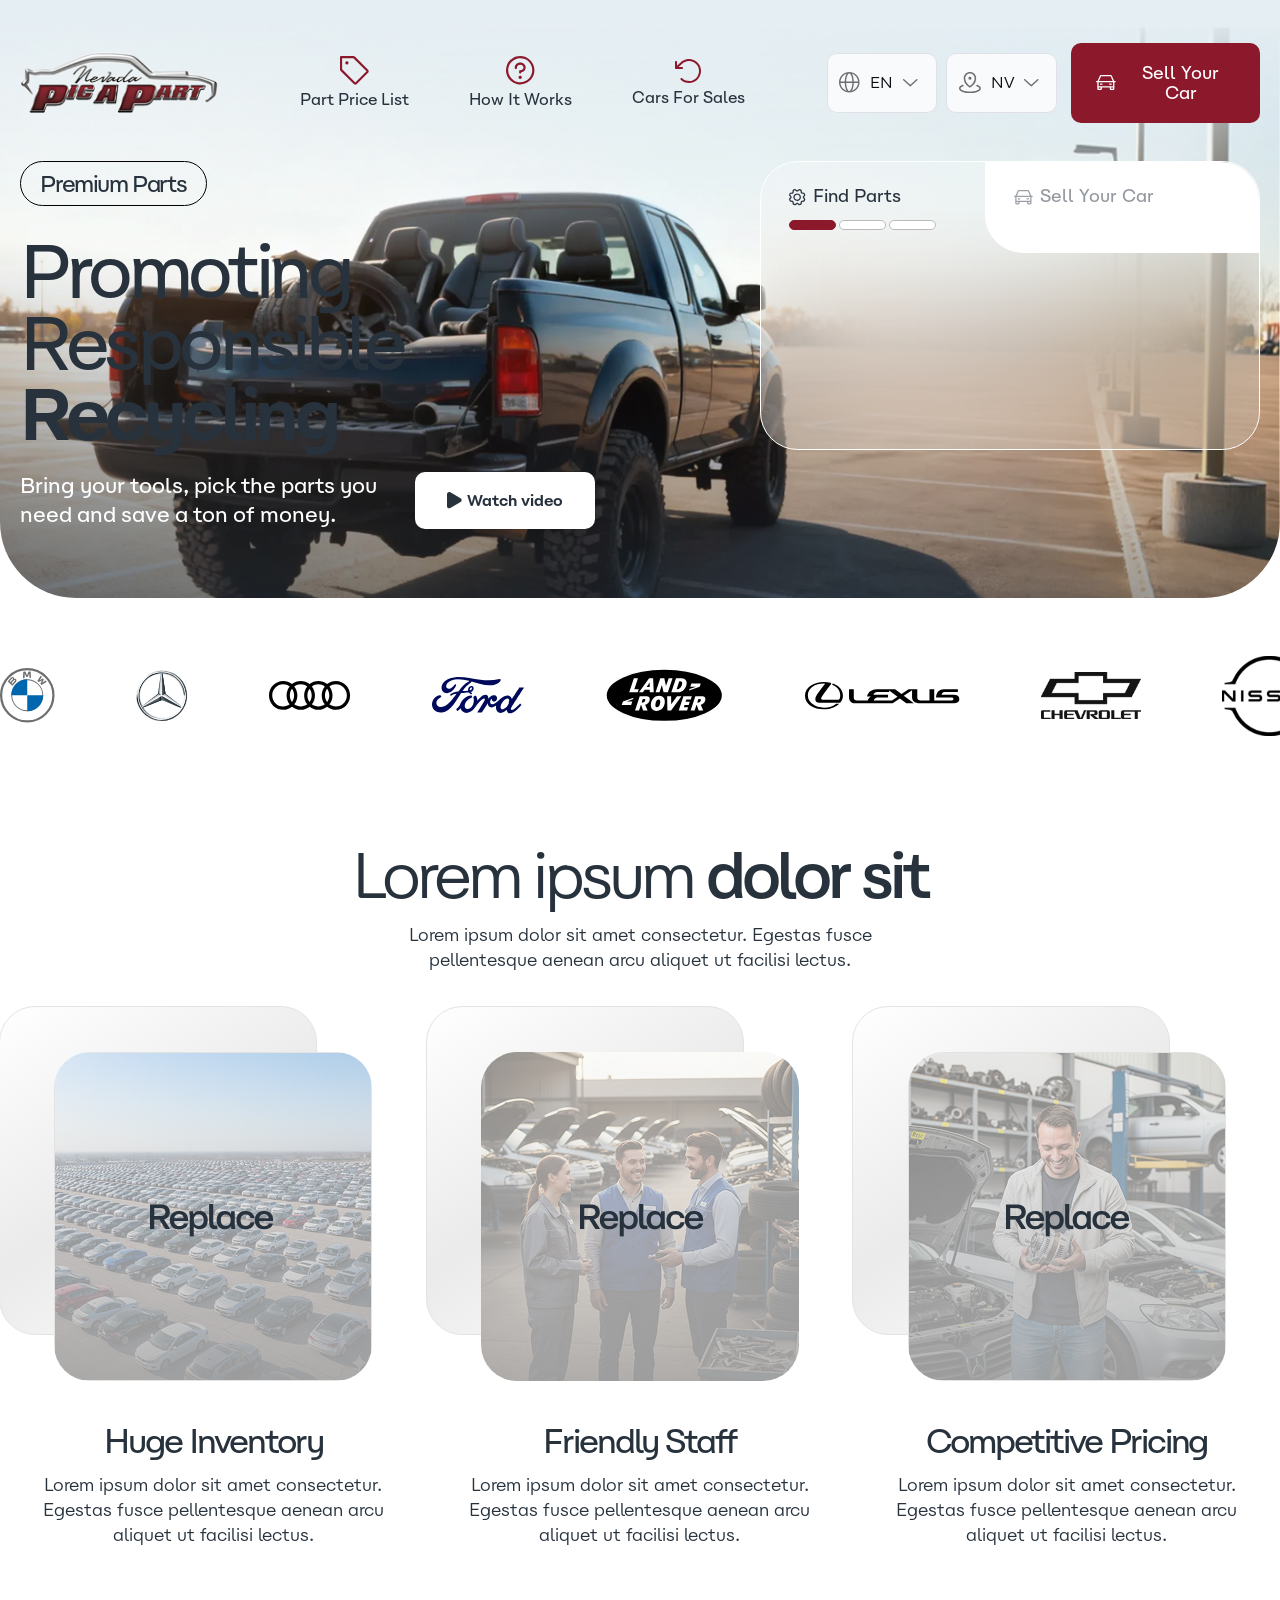
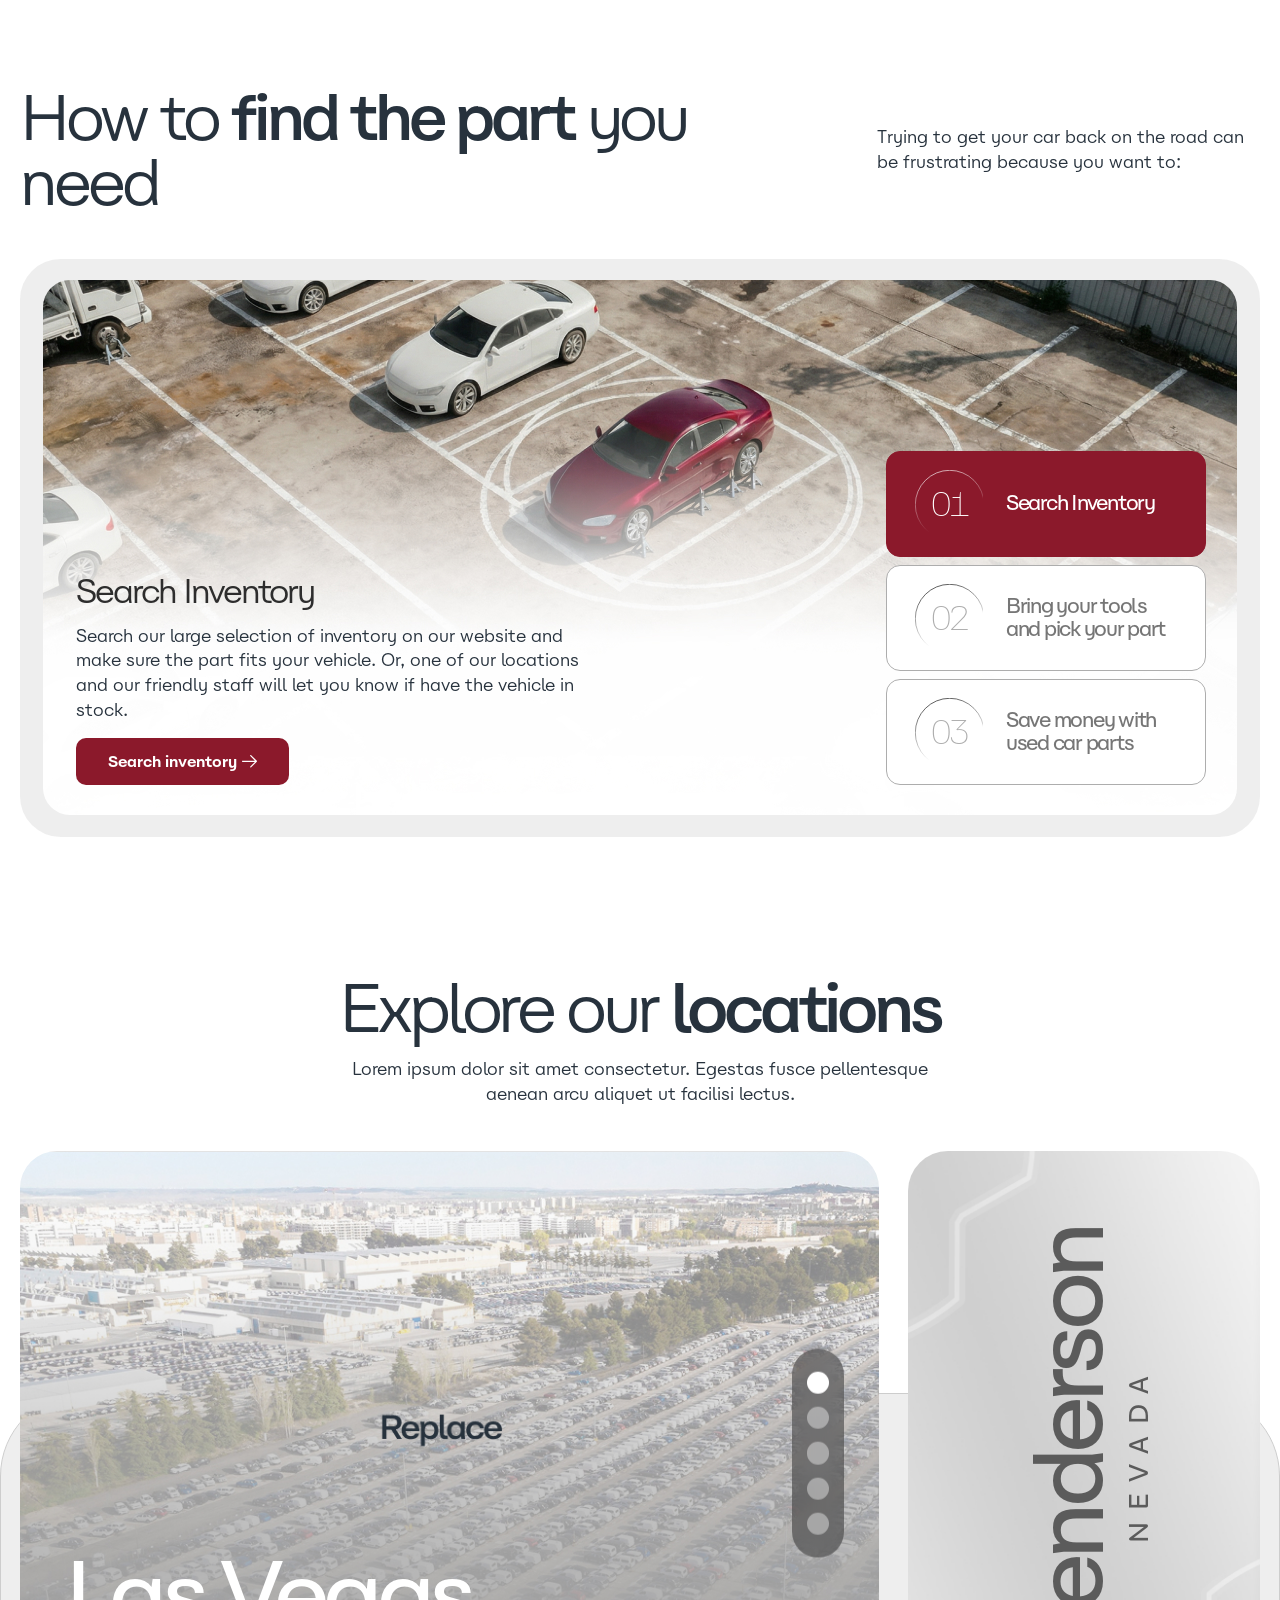
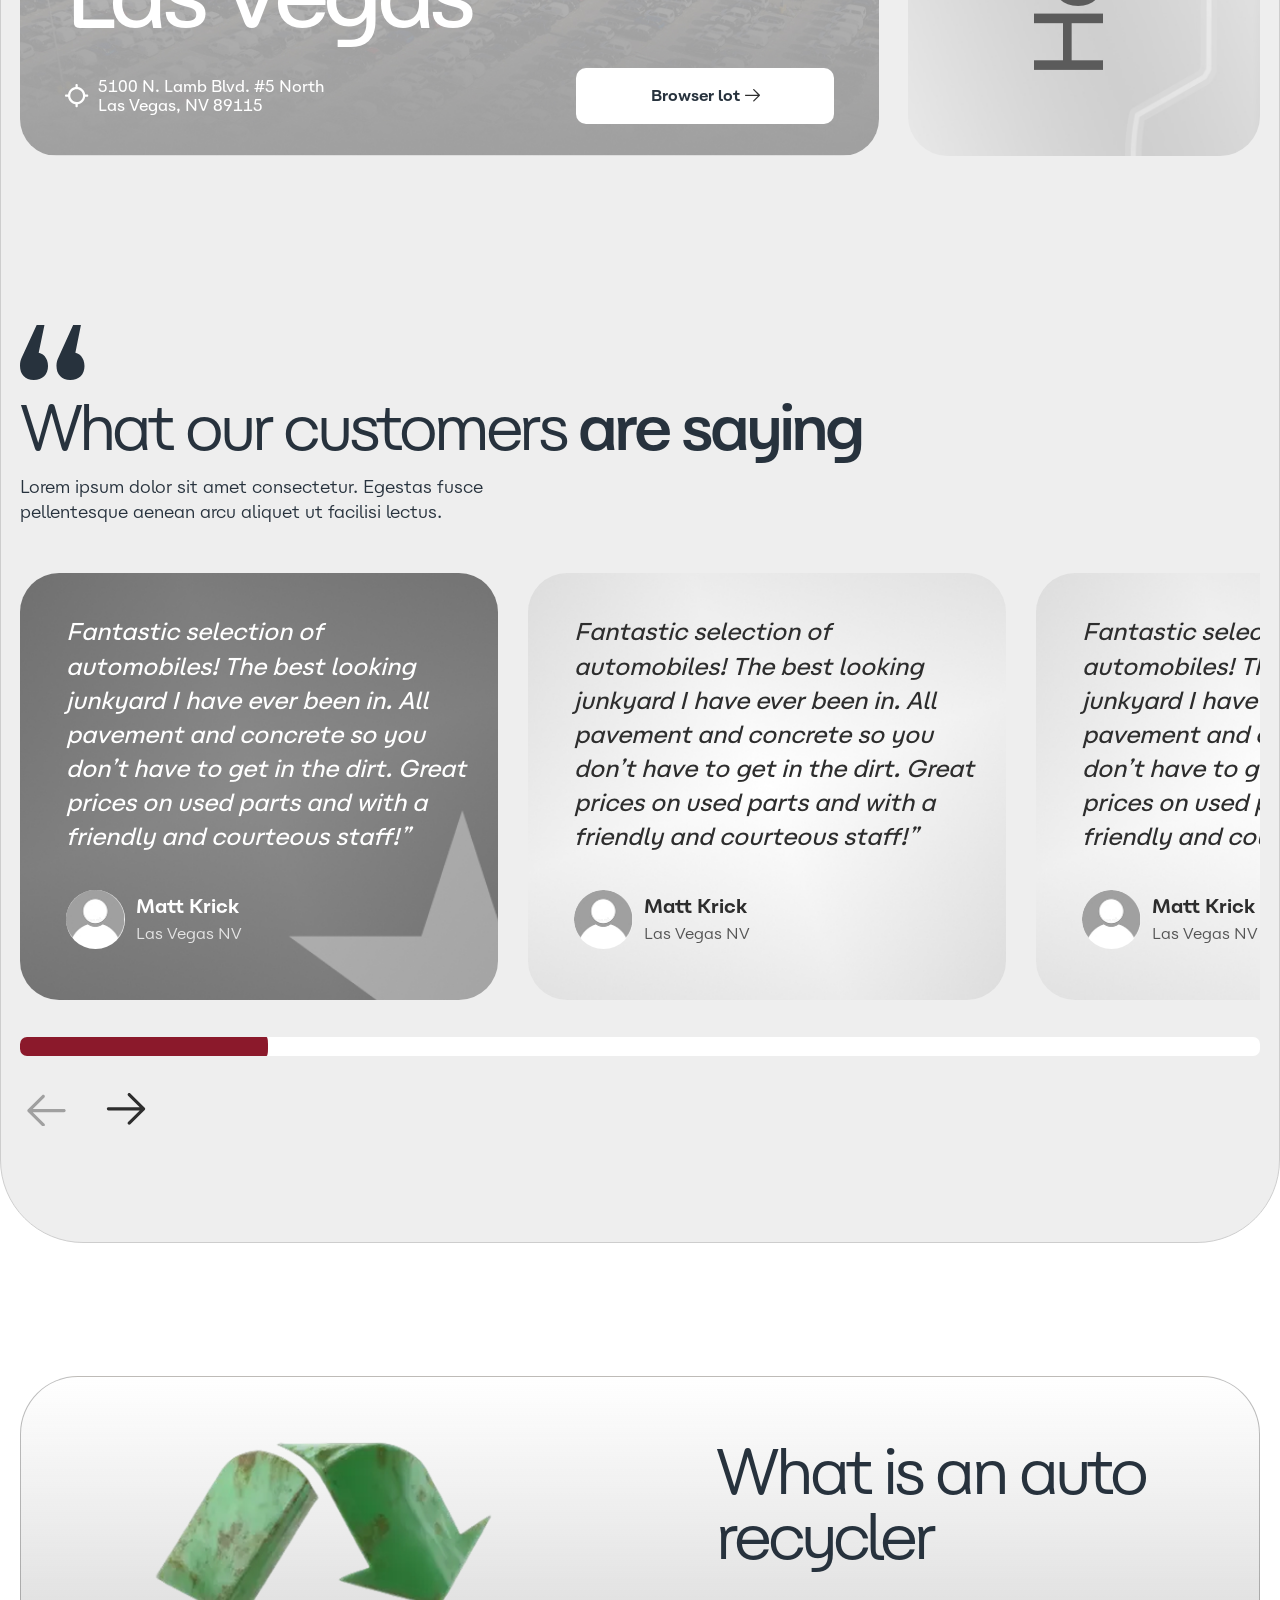
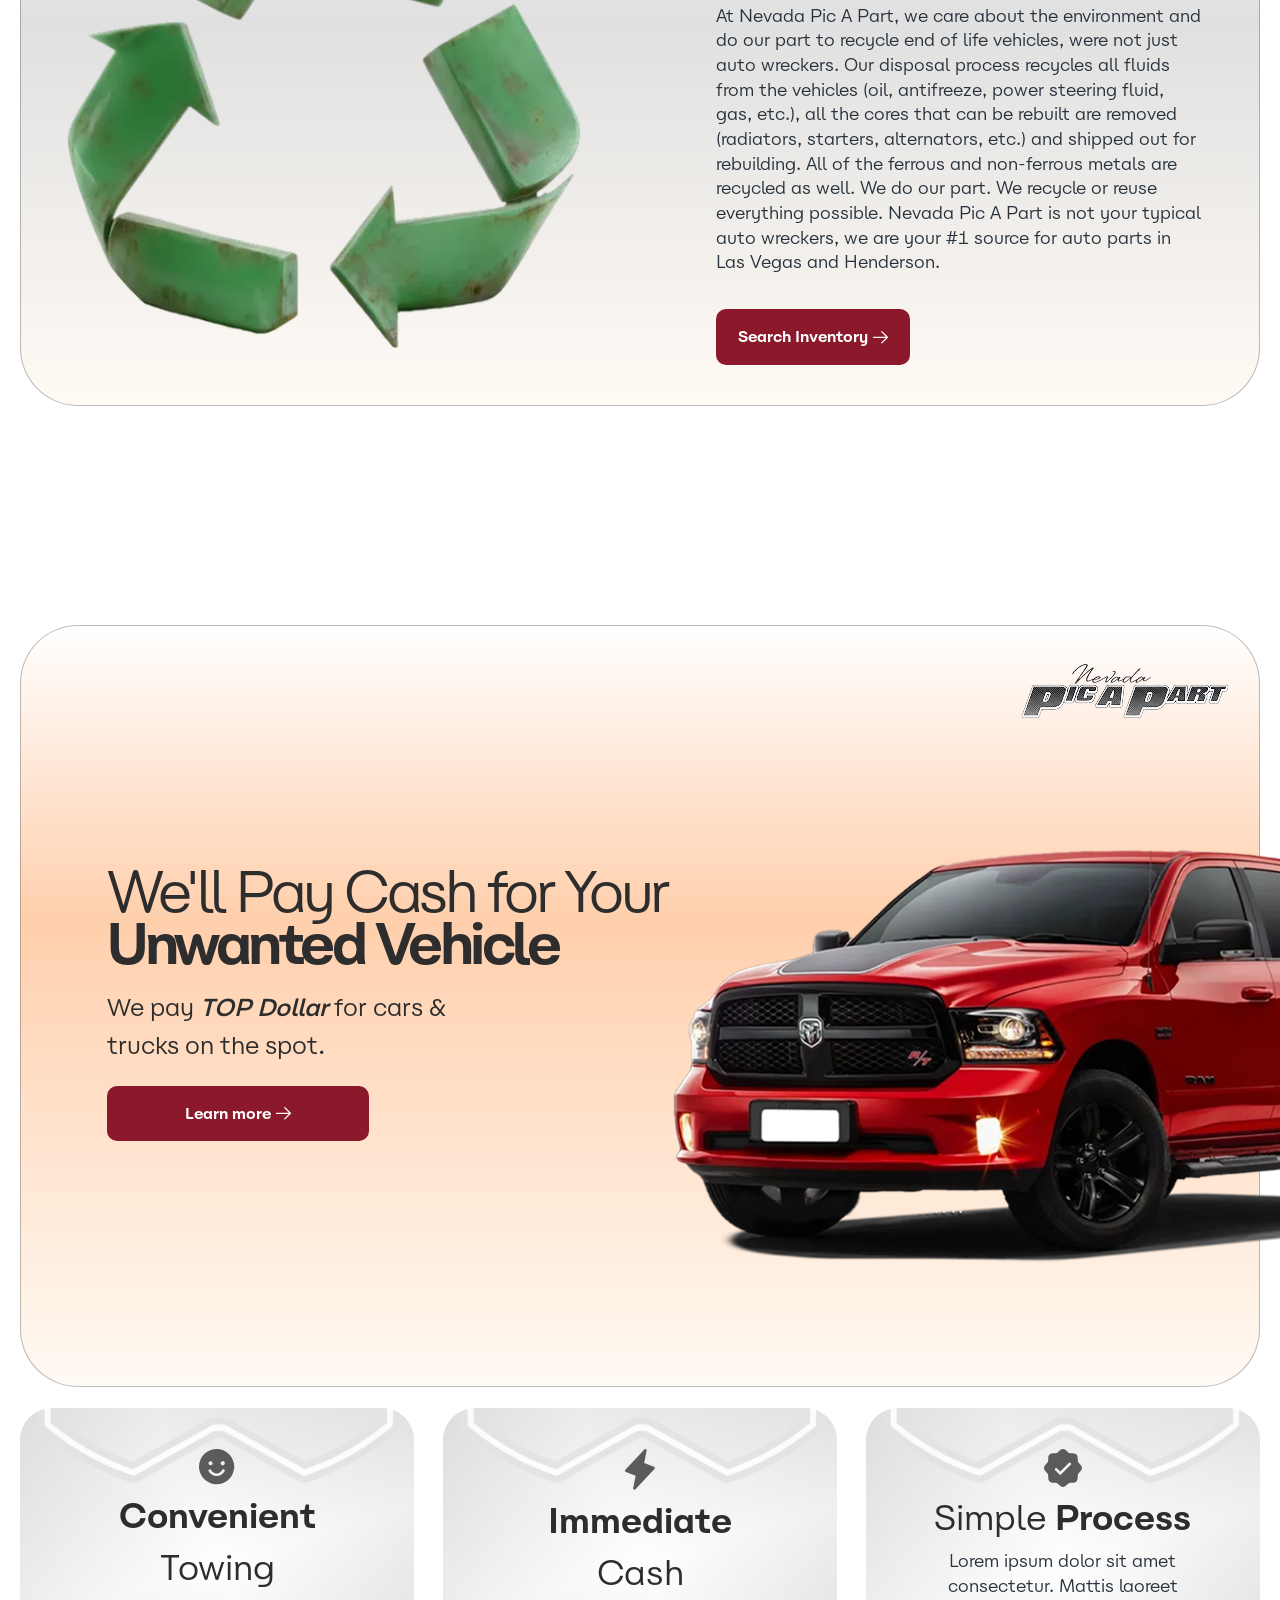
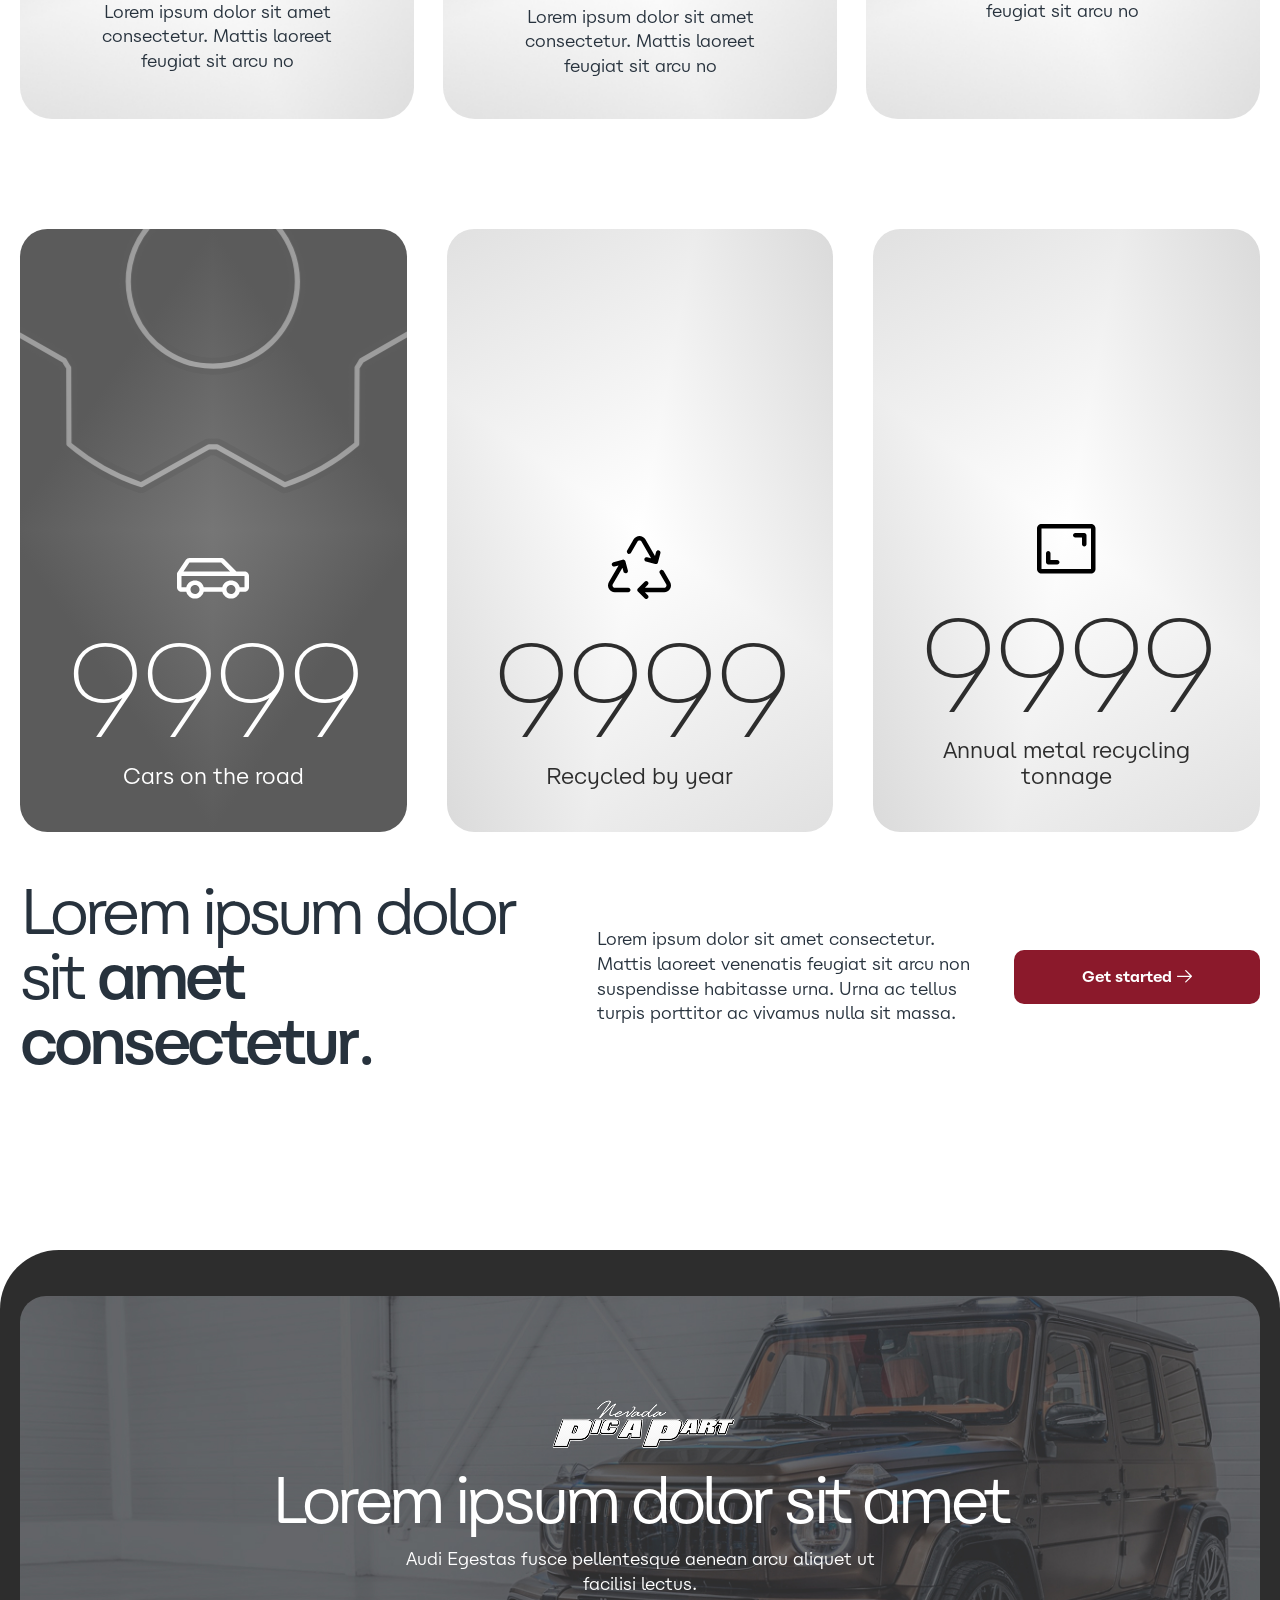
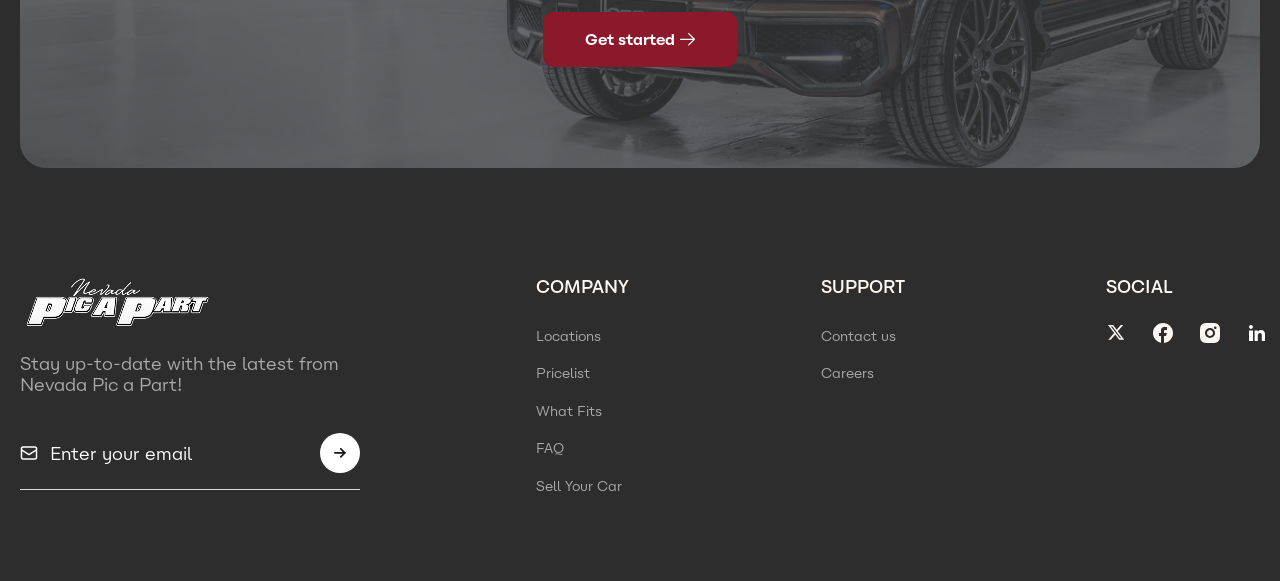
<file: index.html>
<!DOCTYPE html>
<html lang="en">

<head>
    <meta charset="UTF-8">
    <meta http-equiv="X-UA-Compatible" content="IE=edge">
    <meta name="viewport" content="width=device-width, initial-scale=1.0">
    <meta name="description" content="Nevada | Pic a part">

    <link rel="stylesheet" href="css/swiper-bundle.min.css">
    <link rel="stylesheet" href="css/main-styles.css">


    <title>Nevada | Pic a part</title>
</head>

<body>
    <div class="wrapper">
        <header class="header header-absolute">
            <div class="header__container">
                <a href="/" class="header__logo" aria-label="logo and link to homepage">
                    <img src="img/main/logo.png" alt="logo">
                </a>
                <nav class='header-menu'>
                    <ul class='header-menu__list'>
                        <li class='header-menu__item'>
                            <a href='' class='header-menu__link'>
                                <div class="header-menu__icon">
                                    <img src="img/icons/header/label.svg" alt="header-icon">
                                </div>
                                <div class="header-menu__text">
                                    part price list
                                </div>
                            </a>
                        </li>
                        <li class="header-menu__item">
                            <a href='' class='header-menu__link'>
                                <div class="header-menu__icon">
                                    <img src="img/icons/header/questions.svg" alt="header-icon">
                                </div>
                                <div class="header-menu__text">
                                    how it works
                                </div>
                            </a>
                        </li>
                        <li class="header-menu__item">
                            <a href='' class='header-menu__link'>
                                <div class="header-menu__icon">
                                    <img src="img/icons/header/arrow.svg" alt="header-icon">
                                </div>
                                <div class="header-menu__text">
                                    Cars for sales
                                </div>
                            </a>
                        </li>
                    </ul>
                </nav>
                <div class="header__selects">
                    <div class="select-alt" data-select-menu>
                        <button class="select-alt__header" type="button" aria-label="Chose language"
                            data-select-menu-button>
                            <span class="select-alt__icon select-alt__icon-lang">
                                <img src="img/icons/header/lang.svg" alt="language icon">
                            </span>
                            <span class="select-alt__value" data-select-menu-value>EN</span>
                            <span class="select-alt__arrow-icon">
                                <img src="img/icons/header/select-menu_arrow.svg" alt="language icon">
                            </span>
                        </button>
                        <ul class="select-alt__body" data-select-menu-drop-down>
                            <li class="select-alt__item" data-select-menu-option>
                                <a href="" class="select-alt__link">
                                    <span>FR</span>
                                </a>
                            </li>
                            <li class="select-alt__item" data-select-menu-option>
                                <a href="" class="select-alt__link">
                                    <span>UA</span>
                                </a>
                            </li>
                            <li class="select-alt__item" data-select-menu-option>
                                <a href="" class="select-alt__link">
                                    <span>PL</span>
                                </a>
                            </li>
                            <li class="select-alt__item" data-select-menu-option>
                                <a href="" class="select-alt__link">
                                    <span>RO</span>
                                </a>
                            </li>

                        </ul>
                    </div>
                    <div class="select-alt" data-select-menu>
                        <button class="select-alt__header" type="button" aria-label="Chose language"
                            data-select-menu-button>
                            <span class="select-alt__icon select-alt__icon-location">
                                <img src="img/icons/header/location.svg" alt="location icon">
                            </span>
                            <span class="select-alt__value" data-select-menu-value>NV</span>
                            <span class="select-alt__arrow-icon">
                                <img src="img/icons/header/select-menu_arrow.svg" alt="language icon">
                            </span>
                        </button>
                        <ul class="select-alt__body" data-select-menu-drop-down>
                            <li class="select-alt__item" data-select-menu-option>
                                New York
                            </li>
                            <li class="select-alt__item" data-select-menu-option>
                                Las Vegas
                            </li>
                            <li class="select-alt__item" data-select-menu-option>
                                Los Angeles
                            </li>
                            <li class="select-alt__item" data-select-menu-option>
                                Miami
                            </li>

                        </ul>
                    </div>
                </div>
                <a href="" class="header__button button button-alt" data-da=".header-menu,1220,last">
                    <div class="header__icon button__icon">
                        <img src="img/icons/header/car.svg" alt="header-icon">
                    </div>
                    <div class="header__text button__text">
                        Sell Your Car
                    </div>
                </a>
                <button class='burger-menu' aria-label="open and close menu">
                    <span class='burger-menu__line burger-menu__line_1'></span>
                    <span class='burger-menu__line burger-menu__line_2'></span>
                    <span class='burger-menu__line burger-menu__line_3'></span>
                </button>


            </div>
        </header>
        <main class="page">
            <section class='hero-home' aria-labelledby='hero-home-title'>
                <div class="hero-home__container-large">
                    <div class="hero-home__back ibg">
                        <img src="img/homepage/hero/back.jpg" alt="hero-background">
                    </div>
                    <div class="hero-home__back-mobile ibg">
                        <img src="img/homepage/hero/back-mobile.jpg" alt="hero-background">
                    </div>
                    <div class='hero-home__container'>
                        <div class="hero-home__body">
                            <div class="hero-home__info">
                                <div class="hero-home__label">
                                    Premium Parts
                                </div>
                                <h1 class="hero-home__title hero-home-title">
                                    Promoting Responsible <span>Recycling</span>
                                </h1>
                            </div>
                            <div class="action-hero-home" data-filter>
                                <div class="action-hero-home__tabs">
                                    <button type="button" class="action-hero-home__tab action-hero-home__tab-01 _active"
                                        data-filter-category="parts">
                                        <span class="action-hero-home__wrapper">
                                            <span class="action-hero-home__icon">
                                                <img src="img/icons/home-page/gear.svg" alt="heor-icon">
                                            </span>
                                            <span class="action-hero-home__text">
                                                Find Parts
                                            </span>
                                        </span>
                                        <span class="action-hero-home__progress-bar">
                                            <span class="action-hero-home__progress-item _active">

                                            </span>
                                            <span class="action-hero-home__progress-item">

                                            </span>
                                            <span class="action-hero-home__progress-item">

                                            </span>
                                        </span>
                                    </button>
                                    <button type="button" class="action-hero-home__tab action-hero-home__tab-02"
                                        data-filter-category="car">
                                        <span class="action-hero-home__wrapper">
                                            <span class="action-hero-home__icon">
                                                <img src="img/icons/home-page/car.svg" alt="heor-icon">
                                            </span>
                                            <span class="action-hero-home__text">
                                                Sell Your Car
                                            </span>
                                        </span>
                                        <span class="action-hero-home__progress-bar">
                                            <span class="action-hero-home__progress-item _active">

                                            </span>
                                            <span class="action-hero-home__progress-item">

                                            </span>
                                            <span class="action-hero-home__progress-item">

                                            </span>
                                        </span>
                                    </button>
                                </div>
                                <div class="action-hero-home__forms">
                                    <form action="#" class="action-hero-home__form form-action-home _show"
                                        data-filter-content="parts">
                                        <fieldset class="form-action-home__step" data-step="01">
                                            <div class="form-action-home__item form-action-home__item-alt">
                                                <label for="vin-code-parts" class="form-action-home__label">Enter
                                                    VIN</label>
                                                <div class="form-action-home__wrapper">
                                                    <input autocapitalize="characters" autocorrect="off" type="text" placeholder="1GKS...456" name="Vin Code"
                                                        id="vin-code-parts" class="form-action-home__input">
                                                    <div class="form-action-home__info-buttons">
                                                        <button data-pop-up-trigger="vin-info" type="button"
                                                            class="form-action-home__info-button" aria-label="VIN Info">
                                                            <img src="img/icons/home-page/info.svg" loading="lazy" alt="info-button">
                                                        </button>
                                                        <button type="button" class="form-action-home__info-button"
                                                            aria-label="VIN code">
                                                            <img src="img/icons/home-page/code.svg" loading="lazy" alt="info-button">
                                                        </button>
                                                    </div>
                                                    <div class="form-action-home__pop-up pop-up-form-action"
                                                        data-pop-up-content="vin-info">
                                                        <h2 class="pop-up-form-action__title">
                                                            Find your VIN Number
                                                        </h2>
                                                        <div class="pop-up-form-action__body">
                                                            <div class='pop-up-form-action__swiper swiper'>
                                                                <div class='pop-up-form-action__wrapper swiper-wrapper'>
                                                                    <div class='pop-up-form-action__slide swiper-slide'>
                                                                        <div class="pop-up-form-action__img">
                                                                            <img src="img/homepage/hero/pop-up-swiper-image_01.jpg" loading="lazy"
                                                                                alt="pop-up-swiper-image">
                                                                        </div>
                                                                    </div>
                                                                    <div class='pop-up-form-action__slide swiper-slide'>
                                                                        <div class="pop-up-form-action__img">
                                                                            <img src="img/homepage/hero/pop-up-swiper-image_01.jpg" loading="lazy"
                                                                                alt="pop-up-swiper-image">
                                                                        </div>
                                                                    </div>
                                                                    <div class='pop-up-form-action__slide swiper-slide'>
                                                                        <div class="pop-up-form-action__img">
                                                                            <img src="img/homepage/hero/pop-up-swiper-image_01.jpg" loading="lazy"
                                                                                alt="pop-up-swiper-image">
                                                                        </div>
                                                                    </div>
                                                                    <div class='pop-up-form-action__slide swiper-slide'>
                                                                        <div class="pop-up-form-action__img">
                                                                            <img src="img/homepage/hero/pop-up-swiper-image_01.jpg" loading="lazy"
                                                                                alt="pop-up-swiper-image">
                                                                        </div>
                                                                    </div>
                                                                    <div class='pop-up-form-action__slide swiper-slide'>
                                                                        <div class="pop-up-form-action__img">
                                                                            <img src="img/homepage/hero/pop-up-swiper-image_01.jpg" loading="lazy"
                                                                                alt="pop-up-swiper-image">
                                                                        </div>
                                                                    </div>
                                                                </div>
                                                                <div
                                                                    class="pop-up-form-action__pagination swiper-pagination">
                                                                </div>
                                                            </div>
                                                            <div class="pop-up-form-action__text">
                                                                Lorem ipsum dolor sit amet consectetur. Turpis euismod
                                                                lectus arcu non. Semper consectetur condimentum lacus
                                                                diam.
                                                            </div>
                                                        </div>
                                                    </div>

                                                </div>
                                                <div class="form-action-home__error-message">
                                                    Error: Unable to connect to the server
                                                </div>
                                                <div class="form-action-home__border">
                                                    <span class="form-action-home__line"></span>
                                                    <span class="form-action-home__text">or</span>
                                                    <span class="form-action-home__line"></span>
                                                </div>
                                            </div>
                                            <div class="form-action-home__fields">
                                                <div class="form-action-home__field">
                                                    <!-- 
                                                      ⚠️ CRITICAL HTML MARKUP RULES FOR SELECT COMPONENT
                                                      
                                                      1. COMPONENT BEHAVIOR BY DEVICE:
                                                         - The custom dropdown ([data-js-select-dropdown]) is displayed ONLY on Desktop and Tablets.
                                                         - The native <select> ([data-js-select-original-control]) is displayed ONLY on Mobile devices.
                                                      
                                                      2. OPTION ORDER SYNCHRONIZATION:
                                                         - The order of elements inside the custom dropdown MUST perfectly match 
                                                           the order of <option> tags inside the native <select> (Index-to-Index).
                                                      
                                                      3. VALUE & TEXT IDENTITY:
                                                         - The `value` attribute of the <option> tag MUST be exactly identical to its inner text 
                                                           (case-sensitive), otherwise JavaScript won't be able to pass the value to the control.
                                                         - Correct:   <option value="Oldest">Oldest</option>
                                                         - Incorrect: <option value="oldest">Oldest</option>
                                                      
                                                      4. INITIAL INITIALIZATION:
                                                         - The active item text inside the button ([data-js-select-button]) MUST match 
                                                           the <option> tag that has the `selected` attribute during page load.
                                                    -->
                                                    <div class="select" data-js-select>
                                                        <label class="form-action-home__label"
                                                            id="car-select-parts-label" for="car-select-parts-prefix">
                                                            Make
                                                        </label>
                                                        <select class="select__original-control field__control"
                                                            id="car-select-parts-prefix" tabindex="-1"
                                                            data-js-select-original-control>
                                                            <option selected value="Mercedes-Benz">Mercedes-Benz
                                                            </option>
                                                            <option value="Audi">Audi</option>
                                                            <option value="Porsche">Porsche</option>
                                                            <option value="Lexus">Lexus</option>
                                                            <option value="Jaguar">Jaguar</option>
                                                            <option value="Volvo">Volvo</option>
                                                            <option value="Tesla">Tesla</option>
                                                            <option value="Land Rover">Land Rover</option>
                                                            <option value="Cadillac">Cadillac</option>
                                                            <option value="Alfa Romeo">Alfa Romeo</option>
                                                        </select>
                                                        <div class="select__body" >
                                                            <div class="select__button field__control" tabindex="0"
                                                                role="combobox" aria-expanded="false"
                                                                aria-haspopup="listbox"
                                                                aria-controls="car-select-parts-dropdown"
                                                                aria-labelledby="car-select-parts-label"
                                                                
                                                                data-js-select-button>
                                                                Mercedes-Benz
                                                            </div>
                                                            <div class="select__dropdown" id="car-select-parts-dropdown"
                                                                role="listbox" aria-labelledby="car-select-parts-label"
                                                                data-js-select-dropdown>
                                                                <div class="select__option is-selected is-current"
                                                                    id="car-select-parts-options-1" role="option"
                                                                    aria-selected="true" data-js-select-option>
                                                                    Mercedes-Benz
                                                                </div>
                                                                <div class="select__option"
                                                                    id="car-select-parts-options-2" role="option"
                                                                    aria-selected="false" data-js-select-option>
                                                                    Audi
                                                                </div>
                                                                <div class="select__option"
                                                                    id="car-select-parts-options-3" role="option"
                                                                    aria-selected="false" data-js-select-option>
                                                                    Porsche
                                                                </div>
                                                                <div class="select__option"
                                                                    id="car-select-parts-options-4" role="option"
                                                                    aria-selected="false" data-js-select-option>
                                                                    Lexus
                                                                </div>
                                                                <div class="select__option"
                                                                    id="car-select-parts-options-5" role="option"
                                                                    aria-selected="false" data-js-select-option>
                                                                    Jaguar
                                                                </div>
                                                                <div class="select__option"
                                                                    id="car-select-parts-options-6" role="option"
                                                                    aria-selected="false" data-js-select-option>
                                                                    Volvo
                                                                </div>
                                                                <div class="select__option"
                                                                    id="car-select-parts-options-7" role="option"
                                                                    aria-selected="false" data-js-select-option>
                                                                    Tesla
                                                                </div>
                                                                <div class="select__option"
                                                                    id="car-select-parts-options-8" role="option"
                                                                    aria-selected="false" data-js-select-option>
                                                                    Land Rover
                                                                </div>
                                                                <div class="select__option"
                                                                    id="car-select-parts-options-9" role="option"
                                                                    aria-selected="false" data-js-select-option>
                                                                    Cadillac
                                                                </div>
                                                                <div class="select__option"
                                                                    id="car-select-parts-options-10" role="option"
                                                                    aria-selected="false" data-js-select-option>
                                                                    Alfa Romeo
                                                                </div>
                                                            </div>
                                                        </div>
                                                    </div>
                                                </div>
                                                <div class="form-action-home__field">
                                                    <!-- 
                                                      ⚠️ CRITICAL HTML MARKUP RULES FOR SELECT COMPONENT
                                                      
                                                      1. COMPONENT BEHAVIOR BY DEVICE:
                                                         - The custom dropdown ([data-js-select-dropdown]) is displayed ONLY on Desktop and Tablets.
                                                         - The native <select> ([data-js-select-original-control]) is displayed ONLY on Mobile devices.
                                                      
                                                      2. OPTION ORDER SYNCHRONIZATION:
                                                         - The order of elements inside the custom dropdown MUST perfectly match 
                                                           the order of <option> tags inside the native <select> (Index-to-Index).
                                                      
                                                      3. VALUE & TEXT IDENTITY:
                                                         - The `value` attribute of the <option> tag MUST be exactly identical to its inner text 
                                                           (case-sensitive), otherwise JavaScript won't be able to pass the value to the control.
                                                         - Correct:   <option value="Oldest">Oldest</option>
                                                         - Incorrect: <option value="oldest">Oldest</option>
                                                      
                                                      4. INITIAL INITIALIZATION:
                                                         - The active item text inside the button ([data-js-select-button]) MUST match 
                                                           the <option> tag that has the `selected` attribute during page load.
                                                    -->
                                                    <div class="select" data-js-select>
                                                        <label class="form-action-home__label" id="model-parts-label"
                                                            for="model-parts-select">
                                                            Model
                                                        </label>
                                                        <select class="select__original-control field__control"
                                                            id="model-parts-select" tabindex="-1"
                                                            data-js-select-original-control>
                                                            <option selected value="Mercedes-Benz A-Class">Mercedes-Benz
                                                                A-Class
                                                            </option>
                                                            <option value="Mercedes-Benz C-Class">Mercedes-Benz C-Class
                                                            </option>
                                                            <option value="Mercedes-Benz E-Class">Mercedes-Benz E-Class
                                                            </option>
                                                            <option value="Mercedes-Benz S-Class">Mercedes-Benz S-Class
                                                            </option>
                                                            <option value="Mercedes-Benz G-Class">Mercedes-Benz G-Class
                                                            </option>
                                                        </select>
                                                        <div class="select__body" >
                                                            <div class="select__button field__control" tabindex="0"
                                                                role="combobox" aria-expanded="false"
                                                                aria-haspopup="listbox"
                                                                aria-controls="model-parts-dropdown"
                                                                aria-labelledby="model-parts-label"
                                                                
                                                                data-js-select-button>
                                                                Mercedes-Benz A-Class
                                                            </div>
                                                            <div class="select__dropdown" id="model-parts-dropdown"
                                                                role="listbox" aria-labelledby="model-parts-label"
                                                                data-js-select-dropdown>
                                                                <div class="select__option is-selected is-current"
                                                                    id="model-parts-option-1" role="option"
                                                                    aria-selected="true" data-js-select-option>
                                                                    Mercedes-Benz A-Class
                                                                </div>
                                                                <div class="select__option" id="model-parts-option-2"
                                                                    role="option" aria-selected="false"
                                                                    data-js-select-option>
                                                                    Mercedes-Benz C-Class
                                                                </div>
                                                                <div class="select__option" id="model-parts-option-3"
                                                                    role="option" aria-selected="false"
                                                                    data-js-select-option>
                                                                    Mercedes-Benz E-Class
                                                                </div>
                                                                <div class="select__option" id="model-parts-option-4"
                                                                    role="option" aria-selected="false"
                                                                    data-js-select-option>
                                                                    Mercedes-Benz S-Class
                                                                </div>
                                                                <div class="select__option" id="model-parts-option-5"
                                                                    role="option" aria-selected="false"
                                                                    data-js-select-option>
                                                                    Mercedes-Benz G-Class
                                                                </div>
                                                            </div>
                                                        </div>
                                                    </div>
                                                </div>
                                                <div class="form-action-home__field">
                                                    <!-- 
                                                      ⚠️ CRITICAL HTML MARKUP RULES FOR SELECT COMPONENT
                                                      
                                                      1. COMPONENT BEHAVIOR BY DEVICE:
                                                         - The custom dropdown ([data-js-select-dropdown]) is displayed ONLY on Desktop and Tablets.
                                                         - The native <select> ([data-js-select-original-control]) is displayed ONLY on Mobile devices.
                                                      
                                                      2. OPTION ORDER SYNCHRONIZATION:
                                                         - The order of elements inside the custom dropdown MUST perfectly match 
                                                           the order of <option> tags inside the native <select> (Index-to-Index).
                                                      
                                                      3. VALUE & TEXT IDENTITY:
                                                         - The `value` attribute of the <option> tag MUST be exactly identical to its inner text 
                                                           (case-sensitive), otherwise JavaScript won't be able to pass the value to the control.
                                                         - Correct:   <option value="Oldest">Oldest</option>
                                                         - Incorrect: <option value="oldest">Oldest</option>
                                                      
                                                      4. INITIAL INITIALIZATION:
                                                         - The active item text inside the button ([data-js-select-button]) MUST match 
                                                           the <option> tag that has the `selected` attribute during page load.
                                                    -->
                                                    <div class="select" data-js-select>
                                                        <label class="form-action-home__label" id="parts-year-label"
                                                            for="parts-year-select">
                                                            Year
                                                        </label>
                                                        <select class="select__original-control field__control"
                                                            id="parts-year-select" tabindex="-1"
                                                            data-js-select-original-control>
                                                            <option selected value="2014">2014</option>
                                                            <option value="2013">2013</option>
                                                            <option value="2012">2012</option>
                                                            <option value="2011">2011</option>
                                                            <option value="2010">2010</option>
                                                        </select>
                                                        <div class="select__body">
                                                            <div class="select__button field__control" tabindex="0"
                                                                role="combobox" aria-expanded="false"
                                                                aria-haspopup="listbox"
                                                                aria-controls="parts-year-dropdown"
                                                                aria-labelledby="parts-year-label"
                                                                
                                                                data-js-select-button>
                                                                2014
                                                            </div>
                                                            <div class="select__dropdown" id="parts-year-dropdown"
                                                                role="listbox" aria-labelledby="parts-year-label"
                                                                data-js-select-dropdown>
                                                                <div class="select__option is-selected is-current"
                                                                    id="parts-year-option-1" role="option"
                                                                    aria-selected="true" data-js-select-option>
                                                                    2014
                                                                </div>
                                                                <div class="select__option" id="parts-year-option-2"
                                                                    role="option" aria-selected="false"
                                                                    data-js-select-option>
                                                                    2013
                                                                </div>
                                                                <div class="select__option" id="parts-year-option-3"
                                                                    role="option" aria-selected="false"
                                                                    data-js-select-option>
                                                                    2012
                                                                </div>
                                                                <div class="select__option" id="parts-year-option-4"
                                                                    role="option" aria-selected="false"
                                                                    data-js-select-option>
                                                                    2011
                                                                </div>
                                                                <div class="select__option" id="parts-year-option-5"
                                                                    role="option" aria-selected="false"
                                                                    data-js-select-option>
                                                                    2010
                                                                </div>
                                                            </div>
                                                        </div>
                                                    </div>
                                                </div>
                                            </div>
                                            <button type="button" class="form-action-home__button button">
                                                <span class="button__text">
                                                    Next
                                                </span>
                                                <span class="button__icon">
                                                    <img src="img/icons/button-arrow.svg" loading="lazy" alt="button-icon">
                                                </span>
                                            </button>
                                        </fieldset>
                                    </form>
                                    <form action="#" class="action-hero-home__form form-action-home"
                                        data-filter-content="car">
                                        <fieldset class="form-action-home__step" data-step="01">
                                            <div class="form-action-home__item form-action-home__item-alt">
                                                <label for="vin-code-cars" class="form-action-home__label">Enter VIN</label>
                                            <input autocapitalize="characters" autocorrect="off" type="text" placeholder="1GKS...456" name="Vin code" id="vin-code-cars"
                                                class="form-action-home__input">
                                                <div class="form-action-home__error-message">
                                                    Error: Unable to connect to the server
                                                </div>
                                                <div class="form-action-home__border">
                                                    <span class="form-action-home__line"></span>
                                                    <span class="form-action-home__text">or</span>
                                                    <span class="form-action-home__line"></span>
                                                </div>
                                            </div>
                                            <div class="form-action-home__fields">
                                                <div class="form-action-home__field">
                                                    <div class="select" data-js-select>
                                                        <label class="form-action-home__label" id="car-sell-label" for="car-sell-select">
                                                            Make
                                                        </label>
                                                        <select class="select__original-control field__control" id="car-sell-select" tabindex="-1"
                                                            data-js-select-original-control>
                                                            <option selected value="Mercedes-Benza">Mercedes-Benza
                                                            </option>
                                                            <option value="Audi">Audi</option>
                                                            <option value="Porsche">Porsche</option>
                                                            <option value="Lexus">Lexus</option>
                                                            <option value="Jaguar">Jaguar</option>
                                                            <option value="Volvo">Volvo</option>
                                                            <option value="Tesla">Tesla</option>
                                                            <option value="Land Rover">Land Rover</option>
                                                            <option value="Cadillac">Cadillac</option>
                                                            <option value="Alfa Romeo">Alfa Romeo</option>
                                                        </select>
                                                        <div class="select__body" >
                                                            <div class="select__button field__control" tabindex="0" role="combobox" aria-expanded="false"
                                                                aria-haspopup="listbox" aria-controls="car-sell-dropdown" aria-labelledby="car-sell-label"
                                                                data-js-select-button>
                                                                Mercedes-Benza
                                                            </div>
                                                            <div class="select__dropdown" id="car-sell-dropdown" role="listbox" aria-labelledby="car-sell-label"
                                                                data-js-select-dropdown>
                                                                <div class="select__option is-selected is-current" id="car-sell-option-1" role="option" aria-selected="true"
                                                                    data-js-select-option>
                                                                    Mercedes-Benza
                                                                </div>
                                                                <div class="select__option" id="car-sell-option-2" role="option" aria-selected="false"
                                                                    data-js-select-option>
                                                                    Audi
                                                                </div>
                                                                <div class="select__option" id="car-sell-option-3" role="option" aria-selected="false"
                                                                    data-js-select-option>
                                                                    Porsche
                                                                </div>
                                                                <div class="select__option" id="car-sell-option-4" role="option" aria-selected="false"
                                                                    data-js-select-option>
                                                                    Lexus
                                                                </div>
                                                                <div class="select__option" id="car-sell-option-5" role="option" aria-selected="false"
                                                                    data-js-select-option>
                                                                    Jaguar
                                                                </div>
                                                                <div class="select__option" id="car-sell-option-6" role="option" aria-selected="false"
                                                                    data-js-select-option>
                                                                    Volvo
                                                                </div>
                                                                <div class="select__option" id="car-sell-option-7" role="option" aria-selected="false"
                                                                    data-js-select-option>
                                                                    Tesla
                                                                </div>
                                                                <div class="select__option" id="car-sell-option-8" role="option" aria-selected="false"
                                                                    data-js-select-option>
                                                                    Land Rover
                                                                </div>
                                                                <div class="select__option" id="car-sell-option-9" role="option" aria-selected="false"
                                                                    data-js-select-option>
                                                                    Cadillac
                                                                </div>
                                                                <div class="select__option" id="car-sell-option-10" role="option" aria-selected="false"
                                                                    data-js-select-option>
                                                                    Alfa Romeo
                                                                </div>
                                                            </div>
                                                        </div>
                                                    </div>
                                                </div>
                                                <div class="form-action-home__field">
                                                    <div class="select" data-js-select>
                                                        <label class="form-action-home__label" id="model-sell-label" for="model-sell-select">
                                                            Model
                                                        </label>
                                                        <select class="select__original-control field__control" id="model-sell-select" tabindex="-1"
                                                            data-js-select-original-control>
                                                            <option selected value="Mercedes-Benz A-Class">Mercedes-Benz
                                                                A-Class
                                                            </option>
                                                            <option value="Mercedes-Benz C-Class">Mercedes-Benz C-Class
                                                            </option>
                                                            <option value="Mercedes-Benz E-Class">Mercedes-Benz E-Class
                                                            </option>
                                                            <option value="Mercedes-Benz S-Class">Mercedes-Benz S-Class
                                                            </option>
                                                            <option value="Mercedes-Benz G-Class">Mercedes-Benz G-Class
                                                            </option>
                                                        </select>
                                                        <div class="select__body">
                                                            <div class="select__button field__control" tabindex="0" role="combobox" aria-expanded="false"
                                                                aria-haspopup="listbox" aria-controls="model-sell-dropdown" aria-labelledby="model-sell-label"
                                                                 data-js-select-button>
                                                                Mercedes-Benz A-Class
                                                            </div>
                                                            <div class="select__dropdown" id="model-sell-dropdown" role="listbox" aria-labelledby="model-sell-label"
                                                                data-js-select-dropdown>
                                                                <div class="select__option is-selected is-current" id="model-sell-option-1" role="option"
                                                                    aria-selected="true" data-js-select-option>
                                                                    Mercedes-Benz A-Class
                                                                </div>
                                                                <div class="select__option" id="model-sell-option-2" role="option" aria-selected="false"
                                                                    data-js-select-option>
                                                                    Mercedes-Benz C-Class
                                                                </div>
                                                                <div class="select__option" id="model-sell-option-3" role="option" aria-selected="false"
                                                                    data-js-select-option>
                                                                    Mercedes-Benz E-Class
                                                                </div>
                                                                <div class="select__option" id="model-sell-option-4" role="option" aria-selected="false"
                                                                    data-js-select-option>
                                                                    Mercedes-Benz S-Class
                                                                </div>
                                                                <div class="select__option" id="model-sell-option-5" role="option" aria-selected="false"
                                                                    data-js-select-option>
                                                                    Mercedes-Benz G-Class
                                                                </div>
                                                            </div>
                                                        </div>
                                                    </div>
                                                </div>
                                                <div class="form-action-home__field">
                                                    <div class="select" data-js-select>
                                                        <label class="form-action-home__label" id="year-sell-label" for="year-sell-select">
                                                            Year
                                                        </label>
                                                        <select class="select__original-control field__control" id="year-sell-select" tabindex="-1"
                                                            data-js-select-original-control>
                                                            <option selected value="2014">2014</option>
                                                            <option value="2013">2013</option>
                                                            <option value="2012">2012</option>
                                                            <option value="2011">2011</option>
                                                            <option value="2010">2010</option>
                                                        </select>
                                                        <div class="select__body" >
                                                            <div class="select__button field__control" tabindex="0" role="combobox" aria-expanded="false"
                                                                aria-haspopup="listbox" aria-controls="year-sell-dropdown" aria-labelledby="year-sell-label"
                                                                 data-js-select-button>
                                                                2014
                                                            </div>
                                                            <div class="select__dropdown" id="year-sell-dropdown" role="listbox" aria-labelledby="year-sell-label"
                                                                data-js-select-dropdown>
                                                                <div class="select__option is-selected is-current" id="year-sell-option-1" role="option"
                                                                    aria-selected="true" data-js-select-option>
                                                                    2014
                                                                </div>
                                                                <div class="select__option" id="year-sell-option-2" role="option" aria-selected="false"
                                                                    data-js-select-option>
                                                                    2013
                                                                </div>
                                                                <div class="select__option" id="year-sell-option-3" role="option" aria-selected="false"
                                                                    data-js-select-option>
                                                                    2012
                                                                </div>
                                                                <div class="select__option" id="year-sell-option-4" role="option" aria-selected="false"
                                                                    data-js-select-option>
                                                                    2011
                                                                </div>
                                                                <div class="select__option" id="year-sell-option-5" role="option" aria-selected="false"
                                                                    data-js-select-option>
                                                                    2010
                                                                </div>
                                                            </div>
                                                        </div>
                                                    </div>
                                                </div>
                                            </div>
                                            <button type="button" class="form-action-home__button button">
                                                <span class="button__text">
                                                    Next
                                                </span>
                                                <span class="button__icon">
                                                    <img src="img/icons/button-arrow.svg" loading="lazy" alt="button-icon">
                                                </span>
                                            </button>
                                        </fieldset>
                                    </form>
                                </div>
                            </div>
                        </div>
                        <div class="hero-home__footer" data-da=".hero-home__info,768,last">
                            <div class="hero-home__message">
                                Bring your tools, pick the parts you need and save a ton of money. 
                            </div>
                            <button type="button" class="hero-home__button button button-white">
                                <span class="button__icon">
                                    <img src="img/icons/home-page/play.svg" loading="lazy" alt="button-icon">
                                </span>
                                <span class="button__text">
                                    Watch video
                                </span>
                            </button>
                        </div>
                    </div>
                </div>
            </section>
            <div class="ticker-home">
                <div class="ticker-home__container-large">
                    <div class="ticker-home__items">
                        <div class="ticker-home__item"><img src="img/homepage/ticker/ticker-image_01.svg" loading="lazy"
                                alt="auto logo"></div>
                        <div class="ticker-home__item"><img src="img/homepage/ticker/ticker-image_02.svg" loading="lazy"
                                alt="auto logo"></div>
                        <div class="ticker-home__item"><img src="img/homepage/ticker/ticker-image_03.svg" loading="lazy"
                                alt="auto logo"></div>
                        <div class="ticker-home__item"><img src="img/homepage/ticker/ticker-image_04.svg" loading="lazy"
                                alt="auto logo"></div>
                        <div class="ticker-home__item"><img src="img/homepage/ticker/ticker-image_05.svg" loading="lazy"
                                alt="auto logo"></div>
                        <div class="ticker-home__item"><img src="img/homepage/ticker/ticker-image_06.svg" loading="lazy"
                                alt="auto logo"></div>
                        <div class="ticker-home__item"><img src="img/homepage/ticker/ticker-image_07.svg" loading="lazy"
                                alt="auto logo"></div>
                        <div class="ticker-home__item"><img src="img/homepage/ticker/ticker-image_08.svg" loading="lazy"
                                alt="auto logo"></div>
                        <div class="ticker-home__item"><img src="img/homepage/ticker/ticker-image_09.svg" loading="lazy"
                                alt="auto logo"></div>
                    </div>
                    <div class="ticker-home__items" aria-hidden="true">
                        <div class="ticker-home__item"><img src="img/homepage/ticker/ticker-image_01.svg" loading="lazy"
                                alt="auto logo"></div>
                        <div class="ticker-home__item"><img src="img/homepage/ticker/ticker-image_02.svg" loading="lazy"
                                alt="auto logo"></div>
                        <div class="ticker-home__item"><img src="img/homepage/ticker/ticker-image_03.svg" loading="lazy"
                                alt="auto logo"></div>
                        <div class="ticker-home__item"><img src="img/homepage/ticker/ticker-image_04.svg" loading="lazy"
                                alt="auto logo"></div>
                        <div class="ticker-home__item"><img src="img/homepage/ticker/ticker-image_05.svg" loading="lazy"
                                alt="auto logo"></div>
                        <div class="ticker-home__item"><img src="img/homepage/ticker/ticker-image_06.svg" loading="lazy"
                                alt="auto logo"></div>
                        <div class="ticker-home__item"><img src="img/homepage/ticker/ticker-image_07.svg" loading="lazy"
                                alt="auto logo"></div>
                        <div class="ticker-home__item"><img src="img/homepage/ticker/ticker-image_08.svg" loading="lazy"
                                alt="auto logo"></div>
                        <div class="ticker-home__item"><img src="img/homepage/ticker/ticker-image_09.svg" loading="lazy"
                                alt="auto logo"></div>
                    </div>
                </div>
            </div>
            <section class='home-about' aria-labelledby='home-about-title'>
                <div class='home-about__container'>
                    <h2 class="home-about__title title" id="home-about-title">
                        Lorem ipsum <span>dolor sit</span>
                    </h2>
                    <div class="home-about__subtitle">
                        Lorem ipsum dolor sit amet consectetur. Egestas fusce pellentesque aenean arcu aliquet ut
                        facilisi lectus.
                    </div>
                    <div class="home-about__body">
                        <div class="home-about__items">
                            <div class='home-about__swiper swiper'>
                                <div class='home-about__wrapper swiper-wrapper'>
                                    <div class='home-about__slide swiper-slide'>
                                        <article class="home-about__item">
                                            <div class="home-about__picture">
                                                <div class="home-about__decor">
                                                </div>
                                                <div class="home-about__image">
                                                    <img src="img/homepage/about/about-image_01.jpg" loading="lazy" alt="about-image">
                                                </div>
                                            </div>
                                            <h3 class="home-about__label">
                                                Huge Inventory
                                            </h3>
                                            <div class="home-about__text">
                                                Lorem ipsum dolor sit amet consectetur. Egestas fusce pellentesque
                                                aenean arcu
                                                aliquet
                                                ut facilisi lectus.
                                            </div>
                                        </article>
                                    </div>
                                    <div class='home-about__slide swiper-slide'>
                                        <article class="home-about__item">
                                            <div class="home-about__picture">
                                                <div class="home-about__decor">
                                                </div>
                                                <div class="home-about__image">
                                                    <img src="img/homepage/about/about-image_02.jpg" loading="lazy" alt="about-image">
                                                </div>
                                            </div>
                                            <h3 class="home-about__label">
                                                Friendly Staff
                                            </h3>
                                            <div class="home-about__text">
                                                Lorem ipsum dolor sit amet consectetur. Egestas fusce pellentesque
                                                aenean arcu
                                                aliquet
                                                ut facilisi lectus.
                                            </div>
                                        </article>
                                    </div>
                                    <div class='home-about__slide swiper-slide'>
                                        <article class="home-about__item">
                                            <div class="home-about__picture">
                                                <div class="home-about__decor">
                                                </div>
                                                <div class="home-about__image">
                                                    <img src="img/homepage/about/about-image_03.jpg" loading="lazy" alt="about-image">
                                                </div>
                                            </div>
                                            <h3 class="home-about__label">
                                                Competitive Pricing
                                            </h3>
                                            <div class="home-about__text">
                                                Lorem ipsum dolor sit amet consectetur. Egestas fusce pellentesque
                                                aenean arcu
                                                aliquet
                                                ut facilisi lectus.
                                            </div>
                                        </article>
                                    </div>
                                </div>
                            </div>
                            <div class="home-about__nav home-about__nav-prev swiper-button-prev"></div>
                            <div class="home-about__nav home-about__nav-next swiper-button-next"></div>
                        </div>
                    </div>

                </div>
            </section>
            <section class='home-instructions' aria-labelledby='home-instructions-title'>
                <div class='home-instructions__container'>
                    <div class="home-instructions__header">
                        <h2 class="home-instructions__title title" id="home-instructions-title">
                            How to <span>find the part</span> you need
                        </h2>
                        <div class="home-instructions__subtitle">
                            Trying to get your car back on the road can be frustrating because you want to:
                        </div>
                    </div>
                    <div class="home-instructions__wrapper">
                        <div class="home-instructions__body" data-filter>
                            <div class="home-instructions__items">
                                <div class="home-instructions__item _show" data-filter-content="01">
                                    <div class="home-instructions__back ibg">
                                        <img src="img/homepage/instructions/back.jpg" loading="lazy" aria-hidden="true"
                                            alt="instructions background">
                                    </div>
                                    <div class="home-instructions__info">
                                        <h3 class="home-instructions__label">
                                            Search Inventory
                                        </h3>
                                        <div class="home-instructions__text">
                                            <p>
                                                Search our large selection of inventory on our website and make sure the
                                                part fits your vehicle. Or, one of
                                                our
                                                locations and our friendly staff will let you know if have the vehicle
                                                in
                                                stock.
                                            </p>
                                        </div>
                                        <a href="" class="home-instructions__button button">
                                            <span class="button__text">
                                                Search inventory
                                            </span>
                                            <span class=" button__icon">
                                                <img src="img/icons/button-arrow.svg" loading="lazy" aria-hidden="true"
                                                    alt="button-icon">
                                            </span>
                                        </a>
                                    </div>
                                </div>
                                <div class="home-instructions__item" data-filter-content="02">
                                    <div class="home-instructions__back ibg">
                                        <img src="img/homepage/instructions/back.jpg" loading="lazy" aria-hidden="true"
                                            alt="instructions background">
                                    </div>
                                    <div class="home-instructions__info">
                                        <h3 class="home-instructions__label">
                                            Search Inventory 02
                                        </h3>
                                        <div class="home-instructions__text">
                                            <p>
                                                Search our large selection of inventory on our website and make sure the
                                                part fits your vehicle. Or, one of
                                                our
                                                locations and our friendly staff will let you know if have the vehicle
                                                in
                                                stock.
                                            </p>
                                        </div>
                                        <a href="" class="home-instructions__button button">
                                            <span class="button__text">
                                                Search inventory
                                            </span>
                                            <span class="button__icon">
                                                <img src="img/icons/button-arrow.svg" loading="lazy" aria-hidden="true"
                                                    alt="button-icon">
                                            </span>
                                        </a>
                                    </div>

                                </div>
                                <div class="home-instructions__item" data-filter-content="03">
                                    <div class="home-instructions__back ibg">
                                        <img src="img/homepage/instructions/back.jpg" loading="lazy" aria-hidden="true"
                                            alt="instructions background">
                                    </div>
                                    <div class="home-instructions__info">
                                        <h3 class="home-instructions__label">
                                            Search Inventory 03
                                        </h3>
                                        <div class="home-instructions__text">
                                            <p>
                                                Search our large selection of inventory on our website and make sure the
                                                part fits your vehicle. Or, one of
                                                our
                                                locations and our friendly staff will let you know if have the vehicle
                                                in
                                                stock.
                                            </p>
                                        </div>
                                        <a href="" class="home-instructions__button button">
                                            <div class="header__text button__text">
                                                Search inventory
                                            </div>
                                            <div class="header__icon button__icon">
                                                <img src="img/icons/button-arrow.svg" loading="lazy" aria-hidden="true"
                                                    alt="button-icon">
                                            </div>
                                        </a>
                                    </div>

                                </div>
                            </div>
                            <div class="home-instructions__nav nav-home-instructions">
                                <button type="button" class="nav-home-instructions__button _active"
                                    data-filter-category="01" aria-label="open 1 tab">
                                    <span class="nav-home-instructions__number">
                                    </span>
                                    <span class="nav-home-instructions__text">
                                        Search
                                        Inventory
                                    </span>
                                </button>
                                <button type="button" class="nav-home-instructions__button" data-filter-category="02" aria-label="open 2 tab">
                                    <span class="nav-home-instructions__number">
                                    </span>
                                    <span class="nav-home-instructions__text">
                                        Bring your tools and pick your part
                                    </span>
                                </button>
                                <button type="button" class="nav-home-instructions__button" data-filter-category="03" aria-label="open 3 tab">
                                    <span class="nav-home-instructions__number">

                                    </span>
                                    <span class="nav-home-instructions__text">
                                        Save money with used car parts
                                    </span>
                                </button>
                            </div>
                        </div>
                    </div>
                </div>
            </section>
            <section class='home-locations' aria-labelledby='home-locations-title'>
                <div class='home-locations__container'>
                    <div class="home-locations__header">
                        <h2 class="home-locations__title title">
                            Explore our <span>locations</span>
                        </h2>
                        <div class="home-locations__subtitle">
                            Lorem ipsum dolor sit amet consectetur. Egestas fusce pellentesque aenean arcu aliquet ut
                            facilisi lectus.
                        </div>
                    </div>
                    <div class="home-locations__body">
                        <div class="home-locations__actions">
                            <div class='home-locations__swiper swiper'>
                                <div class='home-locations__wrapper swiper-wrapper'>
                                    <div class='home-locations__slide swiper-slide'>
                                        <div class="home-locations__cover">
                                            <div class="home-locations__back ibg">
                                                <img src="img/homepage/locations/back_01.jpg"  loading="lazy"
                                                    aria-hidden="true" alt="">
                                            </div>
                                            <div class="home-locations__details">
                                                <h3 class="home-locations__location">
                                                    Las Vegas
                                                </h3>
                                                <div class="home-locations__footer">
                                                    <div class="home-locations__coords">
                                                        <div class="home-locations__coords-icon">
                                                            <img src="img/icons/home-page/location.svg"
                                                                aria-hidden="true" loading="lazy" alt="">
                                                        </div>
                                                        <div class="home-locations__coords-text">
                                                            5100 N. Lamb Blvd. #5 North Las Vegas, NV 89115
                                                        </div>
                                                    </div>
                                                    <a href=""
                                                        class="home-locations__button button button-white button-mh " aria-label="browse this location">
                                                        <span class="button__text">
                                                            Browser lot
                                                        </span>
                                                        <span class=" button__icon">
                                                            <img src="img/icons/button-arrow-black.svg"
                                                                aria-hidden="true" loading="lazy" alt="button-icon">
                                                        </span>
                                                    </a>
                                                </div>
                                            </div>
                                        </div>

                                    </div>
                                    <div class='home-locations__slide swiper-slide'>
                                        <div class="home-locations__cover">
                                            <div class="home-locations__back ibg">
                                                <img src="img/homepage/locations/back_01.jpg" loading="lazy"
                                                    aria-hidden="true" alt="">
                                            </div>
                                            <div class="home-locations__details">
                                                <h3 class="home-locations__location">
                                                    Las Vegas
                                                </h3>
                                                <div class="home-locations__footer">
                                                    <div class="home-locations__coords">
                                                        <div class="home-locations__coords-icon">
                                                            <img src="img/icons/home-page/location.svg"
                                                                aria-hidden="true" loading="lazy" alt="">
                                                        </div>
                                                        <div class="home-locations__coords-text">
                                                            5100 N. Lamb Blvd. #5 North Las Vegas, NV 89115
                                                        </div>
                                                    </div>
                                                    <a href=""
                                                        class="home-locations__button button button-white button-mh " aria-label="browse this location">
                                                        <span class="button__text">
                                                            Browser lot
                                                        </span>
                                                        <span class=" button__icon">
                                                            <img src="img/icons/button-arrow-black.svg"
                                                                aria-hidden="true" loading="lazy" alt="button-icon">
                                                        </span>
                                                    </a>
                                                </div>
                                            </div>
                                        </div>

                                    </div>
                                    <div class='home-locations__slide swiper-slide'>
                                        <div class="home-locations__cover">
                                            <div class="home-locations__back ibg">
                                                <img src="img/homepage/locations/back_01.jpg" loading="lazy"
                                                    aria-hidden="true" alt="">
                                            </div>
                                            <div class="home-locations__details">
                                                <h3 class="home-locations__location">
                                                    Las Vegas
                                                </h3>
                                                <div class="home-locations__footer">
                                                    <div class="home-locations__coords">
                                                        <div class="home-locations__coords-icon">
                                                            <img src="img/icons/home-page/location.svg"
                                                                aria-hidden="true" loading="lazy" alt="">
                                                        </div>
                                                        <div class="home-locations__coords-text">
                                                            5100 N. Lamb Blvd. #5 North Las Vegas, NV 89115
                                                        </div>
                                                    </div>
                                                    <a href=""
                                                        class="home-locations__button button button-white button-mh " aria-label="browse this location">
                                                        <span class="button__text">
                                                            Browser lot
                                                        </span>
                                                        <span class=" button__icon">
                                                            <img src="img/icons/button-arrow-black.svg"
                                                                aria-hidden="true" loading="lazy" alt="button-icon">
                                                        </span>
                                                    </a>
                                                </div>
                                            </div>
                                        </div>

                                    </div>
                                    <div class='home-locations__slide swiper-slide'>
                                        <div class="home-locations__cover">
                                            <div class="home-locations__back ibg">
                                                <img src="img/homepage/locations/back_01.jpg" loading="lazy"
                                                    aria-hidden="true" alt="">
                                            </div>
                                            <div class="home-locations__details">
                                                <h3 class="home-locations__location">
                                                    Las Vegas
                                                </h3>
                                                <div class="home-locations__footer">
                                                    <div class="home-locations__coords">
                                                        <div class="home-locations__coords-icon">
                                                            <img src="img/icons/home-page/location.svg"
                                                                aria-hidden="true" loading="lazy" alt="">
                                                        </div>
                                                        <div class="home-locations__coords-text">
                                                            5100 N. Lamb Blvd. #5 North Las Vegas, NV 89115
                                                        </div>
                                                    </div>
                                                    <a href=""
                                                        class="home-locations__button button button-white button-mh " aria-label="browse this location">
                                                        <span class="button__text">
                                                            Browser lot
                                                        </span>
                                                        <span class=" button__icon">
                                                            <img src="img/icons/button-arrow-black.svg"
                                                                aria-hidden="true" loading="lazy" alt="button-icon">
                                                        </span>
                                                    </a>
                                                </div>
                                            </div>
                                        </div>

                                    </div>
                                    <div class='home-locations__slide swiper-slide'>
                                        <div class="home-locations__cover">
                                            <div class="home-locations__back ibg">
                                                <img src="img/homepage/locations/back_01.jpg" loading="lazy"
                                                    aria-hidden="true" alt="">
                                            </div>
                                            <div class="home-locations__details">
                                                <h3 class="home-locations__location">
                                                    Las Vegas
                                                </h3>
                                                <div class="home-locations__footer">
                                                    <div class="home-locations__coords">
                                                        <div class="home-locations__coords-icon">
                                                            <img src="img/icons/home-page/location.svg"
                                                                aria-hidden="true" loading="lazy" alt="">
                                                        </div>
                                                        <div class="home-locations__coords-text">
                                                            5100 N. Lamb Blvd. #5 North Las Vegas, NV 89115
                                                        </div>
                                                    </div>
                                                    <a href=""
                                                        class="home-locations__button button button-white button-mh " aria-label="browse this location">
                                                        <span class="button__text">
                                                            Browser lot
                                                        </span>
                                                        <span class=" button__icon">
                                                            <img src="img/icons/button-arrow-black.svg"
                                                                aria-hidden="true" loading="lazy" alt="button-icon">
                                                        </span>
                                                    </a>
                                                </div>
                                            </div>
                                        </div>

                                    </div>

                                </div>
                            </div>
                            <div class="home-locations__pagination swiper-pagination">

                            </div>
                        </div>
                        <div class="home-locations__card">
                            <div class="home-locations__card-back ibg">
                                <img class="home-locations__card-image-desktop" src="img/homepage/locations/back_02.jpg"
                                    aria-hidden="true" loading="lazy" alt="">
                                <img class="home-locations__card-image-mobile"
                                    src="img/homepage/locations/back_02-mobile.jpg" aria-hidden="true" loading="lazy"
                                    alt="">
                            </div>
                            <h3 class="home-locations__label">
                                Henderson
                            </h3>
                            <div class="home-locations__city">
                                NEVADA
                            </div>
                        </div>
                    </div>
                </div>
            </section>
            <section class='home-reviews' aria-labelledby='home-reviews-title'>
                <div class="home-reviews__container-large">
                    <div class='home-reviews__container'>
                        <div class="home-reviews__icon">
                            <img src="img/icons/home-page/quotation-mark.svg" loading="lazy" aria-hidden="true" alt="">
                        </div>
                        <h2 class="home-reviews__title title">
                            What our customers <span>are saying</span>
                        </h2>
                        <div class="home-reviews__subtitle">
                            Lorem ipsum dolor sit amet consectetur. Egestas fusce pellentesque aenean arcu aliquet ut
                            facilisi lectus.
                        </div>
                        <div class="body-home-reviews">
                            <div class='body-home-reviews__swiper swiper'>
                                <div class='body-home-reviews__wrapper swiper-wrapper'>
                                    <div class='body-home-reviews__slide swiper-slide'>
                                        <div class="body-home-reviews__cover">
                                            <div class="body-home-reviews__text">
                                                Fantastic selection of automobiles! The best looking junkyard I have
                                                ever
                                                been in. All pavement and concrete so you
                                                don’t have to get in the dirt. Great prices on used parts and with a
                                                friendly and courteous staff!”
                                            </div>
                                            <div class="body-home-reviews__client-info">
                                                <div class="body-home-reviews__avatar">
                                                    <img src="img/homepage/reviews/avatar.jpg" loading="lazy" alt="client avatar">
                                                </div>
                                                <div class="body-home-reviews__details">
                                                    <div class="body-home-reviews__name">
                                                        Matt Krick
                                                    </div>
                                                    <div class="body-home-reviews__city">
                                                        Las Vegas NV
                                                    </div>
                                                </div>
                                            </div>
                                        </div>
                                    </div>
                                    <div class='body-home-reviews__slide swiper-slide'>
                                        <div class="body-home-reviews__cover">
                                            <div class="body-home-reviews__text">
                                                Fantastic selection of automobiles! The best looking junkyard I have
                                                ever
                                                been in. All pavement and concrete so you
                                                don’t have to get in the dirt. Great prices on used parts and with a
                                                friendly and courteous staff!”
                                            </div>
                                            <div class="body-home-reviews__client-info">
                                                <div class="body-home-reviews__avatar">
                                                    <img src="img/homepage/reviews/avatar.jpg" loading="lazy" alt="client avatar">
                                                </div>
                                                <div class="body-home-reviews__details">
                                                    <div class="body-home-reviews__name">
                                                        Matt Krick
                                                    </div>
                                                    <div class="body-home-reviews__city">
                                                        Las Vegas NV
                                                    </div>
                                                </div>
                                            </div>
                                        </div>
                                    </div>
                                    <div class='body-home-reviews__slide swiper-slide'>
                                        <div class="body-home-reviews__cover">
                                            <div class="body-home-reviews__text">
                                                Fantastic selection of automobiles! The best looking junkyard I have
                                                ever
                                                been in. All pavement and concrete so you
                                                don’t have to get in the dirt. Great prices on used parts and with a
                                                friendly and courteous staff!”
                                            </div>
                                            <div class="body-home-reviews__client-info">
                                                <div class="body-home-reviews__avatar">
                                                    <img src="img/homepage/reviews/avatar.jpg" loading="lazy" alt="client avatar">
                                                </div>
                                                <div class="body-home-reviews__details">
                                                    <div class="body-home-reviews__name">
                                                        Matt Krick
                                                    </div>
                                                    <div class="body-home-reviews__city">
                                                        Las Vegas NV
                                                    </div>
                                                </div>
                                            </div>
                                        </div>
                                    </div>
                                    <div class='body-home-reviews__slide swiper-slide'>
                                        <div class="body-home-reviews__cover">
                                            <div class="body-home-reviews__text">
                                                Fantastic selection of automobiles! The best looking junkyard I have
                                                ever
                                                been in. All pavement and concrete so you
                                                don’t have to get in the dirt. Great prices on used parts and with a
                                                friendly and courteous staff!”
                                            </div>
                                            <div class="body-home-reviews__client-info">
                                                <div class="body-home-reviews__avatar">
                                                    <img src="img/homepage/reviews/avatar.jpg" loading="lazy" alt="client avatar">
                                                </div>
                                                <div class="body-home-reviews__details">
                                                    <div class="body-home-reviews__name">
                                                        Matt Krick
                                                    </div>
                                                    <div class="body-home-reviews__city">
                                                        Las Vegas NV
                                                    </div>
                                                </div>
                                            </div>
                                        </div>
                                    </div>
                                    <div class='body-home-reviews__slide swiper-slide'>
                                        <div class="body-home-reviews__cover">
                                            <div class="body-home-reviews__text">
                                                Fantastic selection of automobiles! The best looking junkyard I have
                                                ever
                                                been in. All pavement and concrete so you
                                                don’t have to get in the dirt. Great prices on used parts and with a
                                                friendly and courteous staff!”
                                            </div>
                                            <div class="body-home-reviews__client-info">
                                                <div class="body-home-reviews__avatar">
                                                    <img src="img/homepage/reviews/avatar.jpg" loading="lazy" alt="client avatar">
                                                </div>
                                                <div class="body-home-reviews__details">
                                                    <div class="body-home-reviews__name">
                                                        Matt Krick
                                                    </div>
                                                    <div class="body-home-reviews__city">
                                                        Las Vegas NV
                                                    </div>
                                                </div>
                                            </div>
                                        </div>
                                    </div>
                                    <div class='body-home-reviews__slide swiper-slide'>
                                        <div class="body-home-reviews__cover">
                                            <div class="body-home-reviews__text">
                                                Fantastic selection of automobiles! The best looking junkyard I have
                                                ever
                                                been in. All pavement and concrete so you
                                                don’t have to get in the dirt. Great prices on used parts and with a
                                                friendly and courteous staff!”
                                            </div>
                                            <div class="body-home-reviews__client-info">
                                                <div class="body-home-reviews__avatar">
                                                    <img src="img/homepage/reviews/avatar.jpg" loading="lazy" alt="client avatar">
                                                </div>
                                                <div class="body-home-reviews__details">
                                                    <div class="body-home-reviews__name">
                                                        Matt Krick
                                                    </div>
                                                    <div class="body-home-reviews__city">
                                                        Las Vegas NV
                                                    </div>
                                                </div>
                                            </div>
                                        </div>
                                    </div>
                                </div>
                            </div>
                            <div class="body-home-reviews__footer">
                                <div class="body-home-reviews__progress-line swiper-pagination">
                                </div>
                                <div class="body-home-reviews__nav">
                                    <button type="button"
                                        class="body-home-reviews__button body-home-reviews__button-prev "
                                        aria-label="previous slide">
                                        <img src="img/icons/button-arrow-black.svg" loading="lazy" aria-hidden="true"
                                            alt="">
                                    </button>
                                    <button type="button"
                                        class="body-home-reviews__button body-home-reviews__button-next "
                                        aria-label="next-slide">
                                        <img src="img/icons/button-arrow-black.svg" loading="lazy" aria-hidden="true"
                                            alt="">
                                    </button>
                                </div>
                            </div>
                        </div>
                    </div>
                </div>
            </section>
            <section class='recycler-info' aria-labelledby='recycler-info-title'>
                <div class='recycler-info__container'>
                    <div class="recycler-info__body">
                        <div class="recycler-info__image">
                            <img src="img/homepage/recycler-info/decor.png" loading="lazy" alt="recycler icon">
                        </div>
                        <div class="recycler-info__info">
                            <h2 class="recycler-info__title title" id="recycler-info-title">
                                What is an auto recycler
                            </h2>
                            <div class="recycler-info__subtitle">
                                <p>
                                    At Nevada Pic A Part, we care about the environment and do our part to recycle end
                                    of life vehicles, were not just auto
                                    wreckers. Our disposal process recycles all fluids from the vehicles (oil,
                                    antifreeze, power steering fluid, gas, etc.),
                                    all the cores that can be rebuilt are removed (radiators, starters, alternators,
                                    etc.) and shipped out for rebuilding.
                                    All of the ferrous and non-ferrous metals are recycled as well. We do our part. We
                                    recycle or reuse everything possible.
                                    Nevada Pic A Part is not your typical auto wreckers, we are your #1 source for auto
                                    parts in Las Vegas and Henderson.
                                </p>
                            </div>
                            <a href="" class="recycler-info__button button">
                                <span class="button__text">
                                    Search Inventory
                                </span>
                                <span class="button__icon">
                                    <img src="img/icons/button-arrow.svg" loading="lazy" alt="button-icon">
                                </span>
                            </a>
                        </div>
                    </div>
                </div>
            </section>
            <section class='home-proposal' aria-labelledby='home-proposal-title'>
                <div class='home-proposal__container'>
                    <div class="home-proposal__body">
                        <div class="home-proposal__info">
                            <h2 class="home-proposal__title" id="home-proposal-title">
                                <span>
                                    We'll Pay
                                    Cash for Your
                                </span>
                                <strong>
                                    Unwanted Vehicle
                                </strong>
                            </h2>
                            <div class="home-proposal__subtitle">
                                We pay <span>TOP Dollar</span> for cars & trucks on the spot.
                            </div>
                            <a href="" class="home-proposal__button button">
                                <span class="button__text">
                                    Learn more
                                </span>
                                <span class="button__icon">
                                    <img src="img/icons/button-arrow.svg" aria-hidden="true" loading="lazy"
                                        alt="button-icon">
                                </span>
                            </a>
                        </div>
                        <div class="home-proposal__decor">
                            <div class="home-proposal__image ibg">
                                <img src="img/homepage/proposal/decor.png" loading="lazy" alt="proposal decor">
                            </div>

                        </div>
                    </div>
                    <div class="footer-home-proposal">
                        <div class="footer-home-proposal__item">
                            <div class="footer-home-proposal__icon">
                                <img src="img/icons/home-page/proposal-icon_01.svg" loading="lazy" aria-hidden="true"
                                    alt="">
                            </div>
                            <h3 class="footer-home-proposal__title">
                                <span>Convenient</span> Towing
                            </h3>
                            <div class="footer-home-proposal__text">
                                Lorem ipsum dolor sit amet consectetur. Mattis laoreet feugiat sit arcu no
                            </div>
                        </div>
                        <div class="footer-home-proposal__item">
                            <div class="footer-home-proposal__icon">
                                <img src="img/icons/home-page/proposal-icon_02.svg" loading="lazy" aria-hidden="true"
                                    alt="">
                            </div>
                            <h3 class="footer-home-proposal__title">
                                <span>Immediate</span> Cash
                            </h3>
                            <div class="footer-home-proposal__text">
                                Lorem ipsum dolor sit amet consectetur. Mattis laoreet feugiat sit arcu no
                            </div>
                        </div>
                        <div class="footer-home-proposal__item">
                            <div class="footer-home-proposal__icon">
                                <img src="img/icons/home-page/proposal-icon_03.svg" loading="lazy" aria-hidden="true"
                                    alt="">
                            </div>
                            <h3 class="footer-home-proposal__title">
                                Simple <span>Process</span>
                            </h3>
                            <div class="footer-home-proposal__text">
                                Lorem ipsum dolor sit amet consectetur. Mattis laoreet feugiat sit arcu no
                            </div>
                        </div>
                    </div>
                </div>
            </section>
            <section class='home-stats' aria-labelledby='home-stats-title'>
                <div class='home-stats__container'>
                    <div class="home-stats__body">
                        <div class="content-home-stats">
                            <div class='content-home-stats__swiper swiper' data-mobile-swiper>
                                <div class='content-home-stats__wrapper swiper-wrapper'>
                                    <div class='content-home-stats__slide swiper-slide'>
                                        <div class="content-home-stats__cover content-home-stats__cover-alt">
                                            <div class="content-home-stats__icon">
                                                <img src="img/icons/home-page/stats-icon_01.svg" loading="lazy"
                                                    alt="stats-icon">
                                            </div>
                                            <dl class="content-home-stats__list">
                                                <dt class="content-home-stats__value">
                                                    9999
                                                </dt>
                                                <dd class="content-home-stats__details">
                                                    Cars on the road
                                                </dd>
                                            </dl>
                                        </div>
                                    </div>
                                    <div class='content-home-stats__slide swiper-slide'>
                                        <div class="content-home-stats__cover">
                                            <div class="content-home-stats__icon">
                                                <img src="img/icons/home-page/stats-icon_02.svg" loading="lazy"
                                                    alt="stats-icon">
                                            </div>
                                            <dl class="content-home-stats__list">
                                                <dt class="content-home-stats__value">
                                                    9999
                                                </dt>
                                                <dd class="content-home-stats__details">
                                                    Recycled by year
                                                </dd>
                                            </dl>
                                        </div>
                                    </div>
                                    <div class='content-home-stats__slide swiper-slide'>
                                        <div class="content-home-stats__cover">
                                            <div class="content-home-stats__icon">
                                                <img src="img/icons/home-page/stats-icon_03.svg" loading="lazy"
                                                    alt="stats-icon">
                                            </div>
                                            <dl class="content-home-stats__list">
                                                <dt class="content-home-stats__value">
                                                    9999
                                                </dt>
                                                <dd class="content-home-stats__details">
                                                    Annual metal recycling tonnage
                                                </dd>
                                            </dl>
                                        </div>
                                    </div>

                                </div>
                            </div>
                        </div>
                        <div class="home-stats__footer" data-da=".home-stats__container,992,first">
                            <h2 class="home-stats__title title" id="home-stats-titile">
                                Lorem ipsum dolor sit <span>amet consectetur</span>.
                            </h2>
                            <div class="home-stats__subtitle">
                                Lorem ipsum dolor sit amet consectetur. Mattis laoreet venenatis feugiat sit arcu non
                                suspendisse habitasse urna. Urna
                                ac tellus turpis porttitor ac vivamus nulla sit massa.
                            </div>
                            <a href="" class="home-stats__button button">
                                <span class="button__text">
                                    Get started
                                </span>
                                <span class="button__icon">
                                    <img src="img/icons/button-arrow.svg" loading="lazy" alt="button-icon">
                                </span>
                            </a>
                        </div>
                    </div>
                </div>
            </section>
            <section class='get-started' aria-labelledby='get-started-title'>
                <div class="get-started__container-large">
                    <div class='get-started__container'>
                        <div class="get-started__body">
                            <div class="get-started__back ibg">
                                <img src="img/get-started/back.jpg" loading="lazy" alt="get-started background">
                            </div>
                            <div class="get-started__wrapper">
                                <div class="get-started__logo">
                                    <img src="img/main/footer-logo.png" loading="lazy" alt="logo">
                                </div>
                                <h2 class="get-started__title title title-white" id="get-started-title">
                                    Lorem ipsum dolor sit amet
                                </h2>
                                <div class="get-started__subtitle">
                                    <p>
                                        Audi Egestas fusce pellentesque aenean arcu
                                        aliquet ut facilisi lectus.
                                    </p>
                                </div>
                                <a href="" class="get-started__button button">
                                    <span class="button__text">
                                        Get started
                                    </span>
                                    <span class="button__icon">
                                        <img src="img/icons/button-arrow.svg" loading="lazy" alt="button-icon">
                                    </span>
                                </a>
                            </div>
                        </div>
                    </div>
                </div>
            </section>
        </main>
        <footer class="footer">
            <div class="footer__container-large">
                <div class="footer__container">
                    <div class="footer__info">
                        <a href="/" class="footer__logo" aria-label="logo and link to homepage">
                            <img src="img/main/footer-logo.png" loading="lazy" alt="logo">
                        </a>
                        <div class="footer__slogan">
                            Stay up-to-date with the latest from Nevada Pic a Part!
                        </div>
                        <form action="#" class="subscribe-form">
                            <div class="subscribe-form__icon">
                                <img src="img/icons/footer/email.svg" loading="lazy" alt="email icon">
                            </div>
                            <div class="subscribe-form__item">
                                <input type="email" id="user-email" placeholder="Enter your email "
                                    class="subscribe-form__input">
                            </div>
                            <button class="subscribe-form__button" type="submit">
                                <span class="subscribe-form__button-icon">
                                    <img src="img/icons/footer/arrow.svg" loading="lazy" alt="button icon">
                                </span>
                            </button>
                        </form>
                    </div>
                    <div class="footer__actions action-footer">
                        <nav class="action-footer__column">
                            <h2 class="action-footer__title">
                                COMPANY
                            </h2>
                            <ul class="action-footer__list">
                                <li class="action-footer__item">
                                    <a href="" class="action-footer__link">
                                        Locations
                                    </a>
                                </li>
                                <li class="action-footer__item">
                                    <a href="" class="action-footer__link">
                                        Pricelist
                                    </a>
                                </li>
                                <li class="action-footer__item">
                                    <a href="" class="action-footer__link">
                                        What Fits
                                    </a>
                                </li>
                                <li class="action-footer__item">
                                    <a href="" class="action-footer__link">
                                        FAQ
                                    </a>
                                </li>
                                <li class="action-footer__item">
                                    <a href="" class="action-footer__link">
                                        Sell Your Car
                                    </a>
                                </li>
                            </ul>
                        </nav>
                        <nav class="action-footer__column">
                            <h2 class="action-footer__title">
                                SUPPORT
                            </h2>
                            <ul class="action-footer__list">
                                <li class="action-footer__item">
                                    <a href="" class="action-footer__link">
                                        Contact us
                                    </a>
                                </li>
                                <li class="action-footer__item">
                                    <a href="" class="action-footer__link">
                                        Careers
                                    </a>
                                </li>
                            </ul>
                        </nav>
                        <div class="action-footer__socials">
                            <h2 class="action-footer__title">
                                SOCIAL
                            </h2>
                            <ul class="action-footer__social-list">
                                <li class="action-footer__social-item">
                                    <a href="" class="action-footer__social-link">
                                        <img src="img/icons/footer/social-icon_01.svg" loading="lazy" alt="social-icon">
                                    </a>
                                </li>
                                <li class="action-footer__social-item">
                                    <a href="" class="action-footer__social-link">
                                        <img src="img/icons/footer/social-icon_02.svg" loading="lazy" alt="social-icon">
                                    </a>
                                </li>
                                <li class="action-footer__social-item">
                                    <a href="" class="action-footer__social-link">
                                        <img src="img/icons/footer/social-icon_03.svg" loading="lazy" alt="social-icon">
                                    </a>
                                </li>
                                <li class="action-footer__social-item">
                                    <a href="" class="action-footer__social-link">
                                        <img src="img/icons/footer/social-icon_04.svg" loading="lazy" alt="social-icon">
                                    </a>
                                </li>
                            </ul>
                        </div>
                    </div>
                </div>
            </div>
        </footer>
    </div>

    <script src="js/swiper-bundle.min.js"></script>
    <script src="js/swipers-init.js"></script>
    <script src="js/script.js"></script>
</body>

</html>
</file>
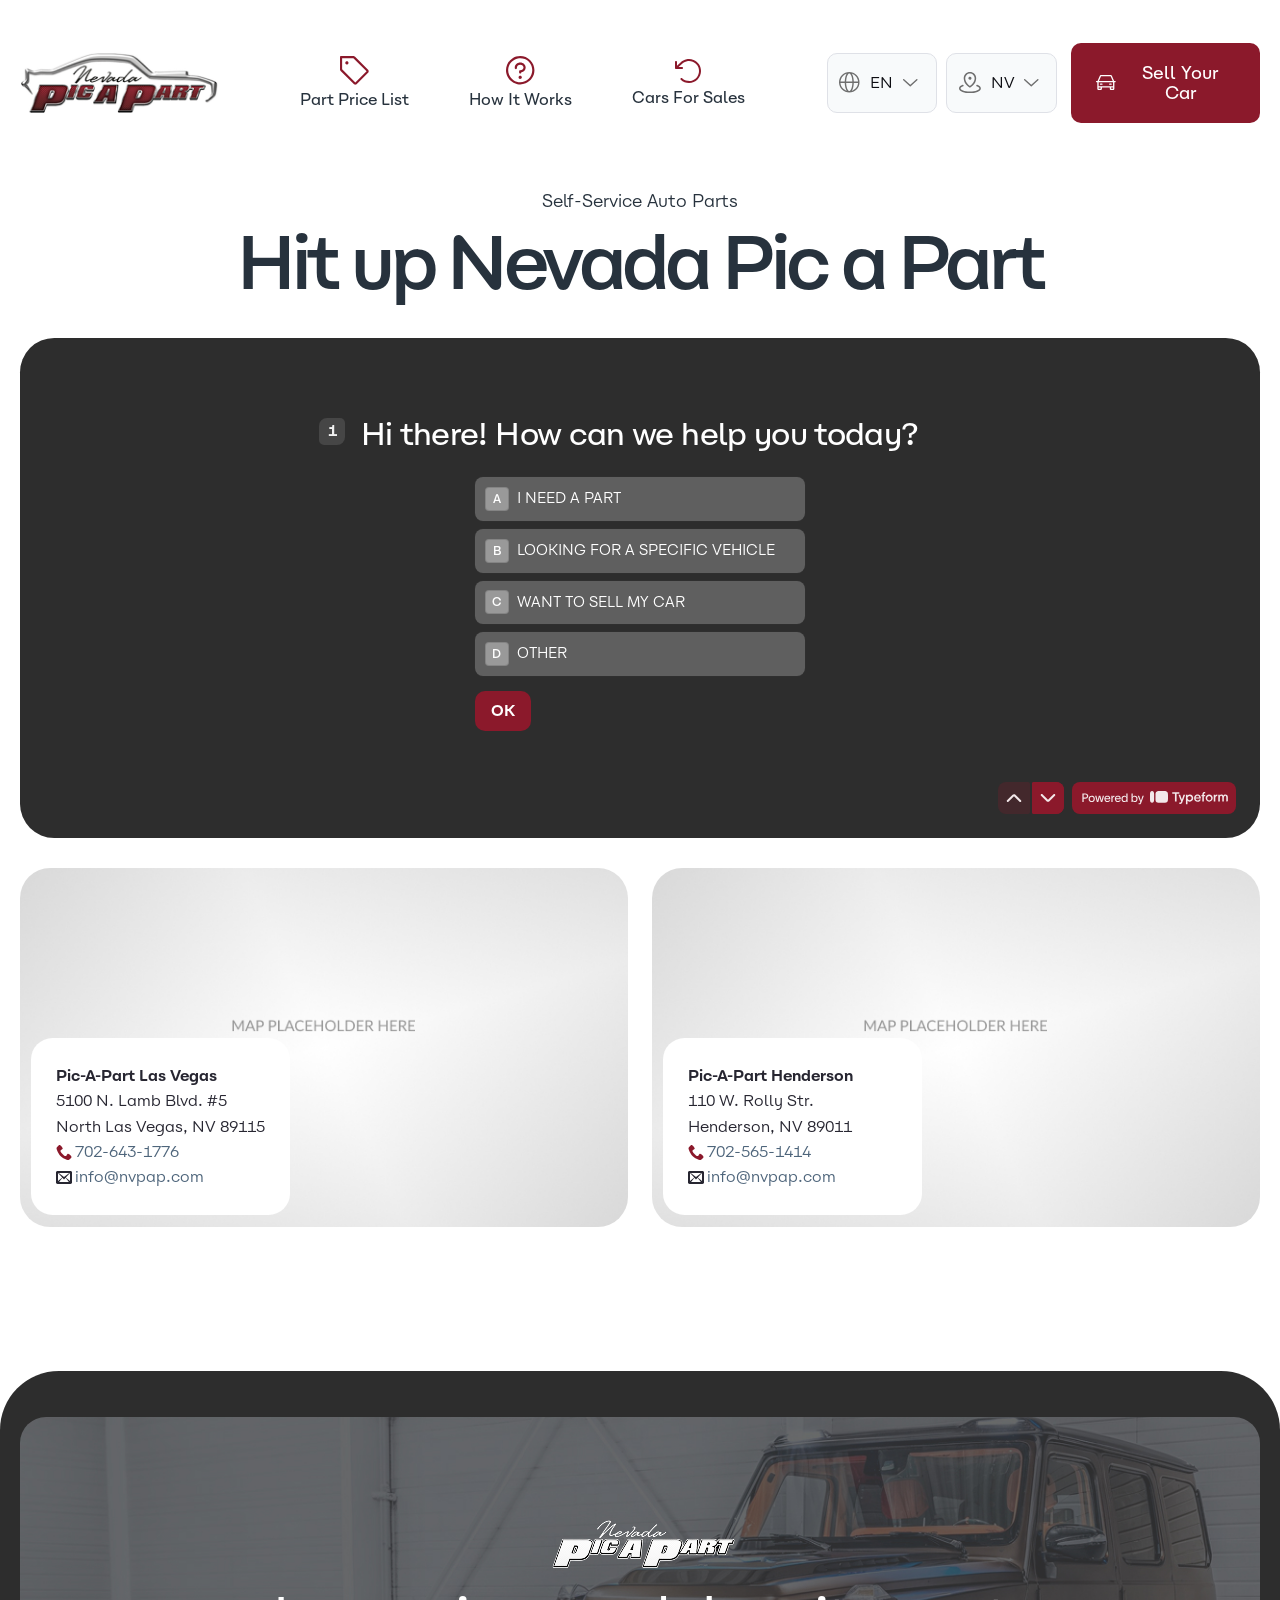
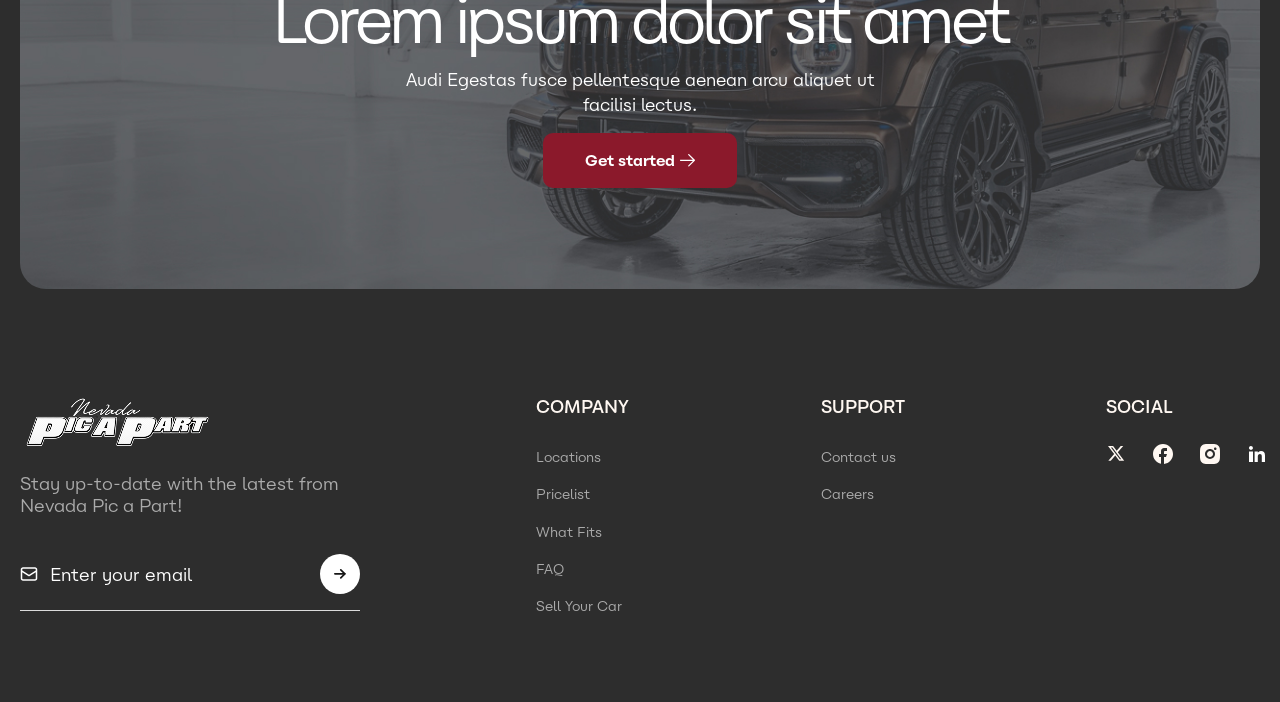
<file: contact-page-2.html>
<!DOCTYPE html>
<html lang="en">

<head>
    <meta charset="UTF-8">
    <meta http-equiv="X-UA-Compatible" content="IE=edge">
    <meta name="viewport" content="width=device-width, initial-scale=1.0">
    <meta name="description" content="Nevada | Pic a part">

    <link rel="stylesheet" href="css/main-styles.css">


    <title>Nevada | Pic a part</title>
</head>

<body>
    <div class="wrapper">
        <header class="header">
            <div class="header__container">
                <a href="/" class="header__logo" aria-label="logo and link to homepage">
                    <img src="img/main/logo.png" alt="logo">
                </a>
                <nav class='header-menu'>
                    <ul class='header-menu__list'>
                        <li class='header-menu__item'>
                            <a href='' class='header-menu__link'>
                                <div class="header-menu__icon">
                                    <img src="img/icons/header/label.svg" alt="header-icon">
                                </div>
                                <div class="header-menu__text">
                                    part price list
                                </div>
                            </a>
                        </li>
                        <li class="header-menu__item">
                            <a href='' class='header-menu__link'>
                                <div class="header-menu__icon">
                                    <img src="img/icons/header/questions.svg" alt="header-icon">
                                </div>
                                <div class="header-menu__text">
                                    how it works
                                </div>
                            </a>
                        </li>
                        <li class="header-menu__item">
                            <a href='' class='header-menu__link'>
                                <div class="header-menu__icon">
                                    <img src="img/icons/header/arrow.svg" alt="header-icon">
                                </div>
                                <div class="header-menu__text">
                                    Cars for sales
                                </div>
                            </a>
                        </li>
                    </ul>
                </nav>
                <div class="header__selects">
                    <div class="select-alt" data-select-menu>
                        <button class="select-alt__header" type="button" aria-label="Chose language"
                            data-select-menu-button>
                            <span class="select-alt__icon select-alt__icon-lang">
                                <img src="img/icons/header/lang.svg" alt="language icon">
                            </span>
                            <span class="select-alt__value" data-select-menu-value>EN</span>
                            <span class="select-alt__arrow-icon">
                                <img src="img/icons/header/select-menu_arrow.svg" alt="language icon">
                            </span>
                        </button>
                        <ul class="select-alt__body" data-select-menu-drop-down>
                            <li class="select-alt__item" data-select-menu-option>
                                <a href="" class="select-alt__link">
                                    <span>FR</span>
                                </a>
                            </li>
                            <li class="select-alt__item" data-select-menu-option>
                                <a href="" class="select-alt__link">
                                    <span>UA</span>
                                </a>
                            </li>
                            <li class="select-alt__item" data-select-menu-option>
                                <a href="" class="select-alt__link">
                                    <span>PL</span>
                                </a>
                            </li>
                            <li class="select-alt__item" data-select-menu-option>
                                <a href="" class="select-alt__link">
                                    <span>RO</span>
                                </a>
                            </li>

                        </ul>
                    </div>
                    <div class="select-alt" data-select-menu>
                        <button class="select-alt__header" type="button" aria-label="Chose language"
                            data-select-menu-button>
                            <span class="select-alt__icon select-alt__icon-location">
                                <img src="img/icons/header/location.svg" alt="location icon">
                            </span>
                            <span class="select-alt__value" data-select-menu-value>NV</span>
                            <span class="select-alt__arrow-icon">
                                <img src="img/icons/header/select-menu_arrow.svg" alt="language icon">
                            </span>
                        </button>
                        <ul class="select-alt__body" data-select-menu-drop-down>
                            <li class="select-alt__item" data-select-menu-option>
                                New York
                            </li>
                            <li class="select-alt__item" data-select-menu-option>
                                Las Vegas
                            </li>
                            <li class="select-alt__item" data-select-menu-option>
                                Los Angeles
                            </li>
                            <li class="select-alt__item" data-select-menu-option>
                                Miami
                            </li>

                        </ul>
                    </div>
                </div>
                <a href="" class="header__button button button-alt" data-da=".header-menu,1220,last">
                    <div class="header__icon button__icon">
                        <img src="img/icons/header/car.svg" alt="header-icon">
                    </div>
                    <div class="header__text button__text">
                        Sell Your Car
                    </div>
                </a>
                <button class='burger-menu' aria-label="open and close menu">
                    <span class='burger-menu__line burger-menu__line_1'></span>
                    <span class='burger-menu__line burger-menu__line_2'></span>
                    <span class='burger-menu__line burger-menu__line_3'></span>
                </button>


            </div>
        </header>
        <main class="page">
            <section class='contact-hero' aria-labelledby='contact-hero-title'>
                <div class='contact-hero__container'>
                    <div class="contact-hero__header">
                        <div class="contact-hero__subtitle">
                            Self-Service Auto Parts
                        </div>
                        <h1 class="contact-hero__title" id="contact-hero-title">
                            Hit up Nevada Pic a Part
                        </h1>
                    </div>
                    <div class="contact-hero__body">
                        <div class="form-contact-hero">
                            <form class="form-contact-hero__form" action="#">
                                <fieldset class="form-contact-hero__fieldset _active">

                                    <legend class="form-contact-hero__legend">
                                        <span>1</span>
                                        Hi there! How can we help you today?
                                    </legend>

                                    <div class="form-contact-hero__wrapper">
                                        <ul class="form-contact-hero__list">
                                            <li class="form-contact-hero__item">
                                                <input class="form-contact-hero__input" type="radio" id="option-part"
                                                    name="help_reason" value="NeedPart">
                                                <label class="form-contact-hero__label" for="option-part">
                                                    <span>A</span> I need a part
                                                </label>
                                            </li>
                                            <li class="form-contact-hero__item">
                                                <input class="form-contact-hero__input" type="radio" id="option-vehicle"
                                                    name="help_reason" value="SpecificVehicle">
                                                <label class="form-contact-hero__label" for="option-vehicle">
                                                    <span>B</span> Looking for a specific vehicle
                                                </label>
                                            </li>
                                            <li class="form-contact-hero__item">
                                                <input class="form-contact-hero__input" type="radio" id="option-sell"
                                                    name="help_reason" value="SellCar">
                                                <label class="form-contact-hero__label" for="option-sell">
                                                    <span>C</span> Want to sell my car
                                                </label>
                                            </li>
                                            <li class="form-contact-hero__item">
                                                <input class="form-contact-hero__input" type="radio" id="option-other"
                                                    name="help_reason" value="Other">
                                                <label class="form-contact-hero__label" for="option-other">
                                                    <span>D</span> Other
                                                </label>
                                            </li>
                                        </ul>
                                        <button type="button" class="form-contact-hero__button button">OK</button>
                                    </div>

                                </fieldset>
                            </form>
                        </div>
                        <div class="footer-contact-hero footer-contact-hero-alt">
                            <button type="button" class="footer-contact-hero__message" aria-label="message">
                                <span class="footer-contact-hero__wrapper">
                                    <img src="img/icons/contact/message.svg"
                                        alt="message" loading="lazy">
                                    </span>
                                <span></span>
                            </button>
                            <div class="footer-contact-hero__actions">
                                <div class="footer-contact-hero__buttons">
                                    <button type="button" disabled aria-label="previous form section"
                                        class="footer-contact-hero__button footer-contact-hero__button-prev ">
                                        <img src="img/icons/contact/button-arrow.svg" alt="select arrow" loading="lazy">
                                    </button>
                                    <button type="button" aria-label="previous form section"
                                        class="footer-contact-hero__button footer-contact-hero__button-next">
                                        <img src="img/icons/contact/button-arrow.svg" alt="select arrow" loading="lazy">
                                    </button>
                                </div>
                                <div class="footer-contact-hero__powered">
                                    <img src="img/icons/contact/typeform.svg" loading="lazy" alt="powered by Typeform">
                                </div>
                            </div>
                        </div>
                    </div>
                </div>
            </section>
            <div class="contact-locations">
                <div class="contact-locations__container">
                    <div class="contact-locations__columns">
                        <article class="contact-locations__column">
                            <div class="contact-locations__map-wrapper">
                                <img class="contact-locations__map" src="img/contact/map-placegolder.jpg" loading="lazy" alt="map">
                            </div>
                            <div class="contact-locations__contact-info">
                                <h2 class="contact-locations__title">
                                    Pic-A-Part Las Vegas
                                </h2>
                                <address class="contact-locations__address">
                                    5100 N. Lamb Blvd. #5
                                    North Las Vegas, NV 89115
                                </address>
                                <ul class="contact-locations__list">
                                    <li class="contact-locations__item">
                                        <a href="tel:7026431776" class="contact-locations__link">
                                            <div class="contact-locations__icon">
                                                <img src="img/icons/contact/tel.svg" aria-hidden="true" loading="lazy" alt="">
                                            </div>
                                            <div class="contact-locations__text">
                                                702-643-1776
                                            </div>
                                        </a>
                                    </li>
                                    <li class="contact-locations__item">
                                        <a href="mailto:info@nvpap.com" class="contact-locations__link">
                                            <div class="contact-locations__icon">
                                                <img src="img/icons/contact/mail.svg" aria-hidden="true" loading="lazy" alt="">
                                            </div>
                                            <div class="contact-locations__text">
                                                info@nvpap.com
                                            </div>
                                        </a>
                                    </li>
                                </ul>
                            </div>
                        </article>
                          <article class="contact-locations__column">
                            <div class="contact-locations__map-wrapper">
                                <img class="contact-locations__map" src="img/contact/map-placegolder.jpg" loading="lazy" alt="map">
                            </div>
                            <div class="contact-locations__contact-info">
                                <h2 class="contact-locations__title">
                                    Pic-A-Part Henderson
                                </h2>
                                <address class="contact-locations__address">
                                    110 W. Rolly Str.
                                    Henderson, NV 89011
                                </address>
                                <ul class="contact-locations__list">
                                    <li class="contact-locations__item">
                                        <a href="tel:7025651414" class="contact-locations__link">
                                            <div class="contact-locations__icon">
                                                <img src="img/icons/contact/tel.svg" aria-hidden="true" loading="lazy" alt="">
                                            </div>
                                            <div class="contact-locations__text">
                                                702-565-1414
                                            </div>
                                        </a>
                                    </li>
                                    <li class="contact-locations__item">
                                        <a href="mailto:info@nvpap.com" class="contact-locations__link">
                                            <div class="contact-locations__icon">
                                                <img src="img/icons/contact/mail.svg" aria-hidden="true" loading="lazy" alt="">
                                            </div>
                                            <div class="contact-locations__text">
                                                info@nvpap.com
                                            </div>
                                        </a>
                                    </li>
                                </ul>
                            </div>
                        </article>
                    </div>
                </div>
            </div>
            <section class='get-started' aria-labelledby='get-started-title'>
                <div class="get-started__container-large">
                    <div class='get-started__container'>
                        <div class="get-started__body">
                            <div class="get-started__back ibg">
                                <img src="img/get-started/back.jpg" loading="lazy" alt="get-started background">
                            </div>
                            <div class="get-started__wrapper">
                                <div class="get-started__logo">
                                    <img src="img/main/footer-logo.png" loading="lazy" alt="logo">
                                </div>
                                <h2 class="get-started__title title title-white" id="get-started-title">
                                    Lorem ipsum dolor sit amet
                                </h2>
                                <div class="get-started__subtitle">
                                    <p>
                                        Audi Egestas fusce pellentesque aenean arcu
                                        aliquet ut facilisi lectus.
                                    </p>
                                </div>
                                <a href="" class="get-started__button button">
                                    <span class="button__text">
                                        Get started
                                    </span>
                                    <span class="button__icon">
                                        <img src="img/icons/button-arrow.svg" loading="lazy" alt="button-icon">
                                    </span>
                                </a>
                            </div>
                        </div>
                    </div>
                </div>
            </section>
            </main>
            <footer class="footer">
                <div class="footer__container-large">
                    <div class="footer__container">
                        <div class="footer__info">
                            <a href="/" class="footer__logo" aria-label="logo and link to homepage">
                                <img src="img/main/footer-logo.png" loading="lazy" alt="logo">
                            </a>
                            <div class="footer__slogan">
                                Stay up-to-date with the latest from Nevada Pic a Part!
                            </div>
                            <form action="#" class="subscribe-form">
                                <div class="subscribe-form__icon">
                                    <img src="img/icons/footer/email.svg" loading="lazy" alt="email icon">
                                </div>
                                <div class="subscribe-form__item">
                                    <input type="email" id="user-email" placeholder="Enter your email "
                                        class="subscribe-form__input">
                                </div>
                                <button class="subscribe-form__button" type="submit">
                                    <span class="subscribe-form__button-icon">
                                        <img src="img/icons/footer/arrow.svg" loading="lazy" alt="button icon">
                                    </span>
                                </button>
                            </form>
                        </div>
                        <div class="footer__actions action-footer">
                            <nav class="action-footer__column">
                                <h2 class="action-footer__title">
                                    COMPANY
                                </h2>
                                <ul class="action-footer__list">
                                    <li class="action-footer__item">
                                        <a href="" class="action-footer__link">
                                            Locations
                                        </a>
                                    </li>
                                    <li class="action-footer__item">
                                        <a href="" class="action-footer__link">
                                            Pricelist
                                        </a>
                                    </li>
                                    <li class="action-footer__item">
                                        <a href="" class="action-footer__link">
                                            What Fits
                                        </a>
                                    </li>
                                    <li class="action-footer__item">
                                        <a href="" class="action-footer__link">
                                            FAQ
                                        </a>
                                    </li>
                                    <li class="action-footer__item">
                                        <a href="" class="action-footer__link">
                                            Sell Your Car
                                        </a>
                                    </li>
                                </ul>
                            </nav>
                            <nav class="action-footer__column">
                                <h2 class="action-footer__title">
                                    SUPPORT
                                </h2>
                                <ul class="action-footer__list">
                                    <li class="action-footer__item">
                                        <a href="" class="action-footer__link">
                                            Contact us
                                        </a>
                                    </li>
                                    <li class="action-footer__item">
                                        <a href="" class="action-footer__link">
                                            Careers
                                        </a>
                                    </li>
                                </ul>
                            </nav>
                            <div class="action-footer__socials">
                                <h2 class="action-footer__title">
                                    SOCIAL
                                </h2>
                                <ul class="action-footer__social-list">
                                    <li class="action-footer__social-item">
                                        <a href="" class="action-footer__social-link">
                                            <img src="img/icons/footer/social-icon_01.svg" loading="lazy" alt="social-icon">
                                        </a>
                                    </li>
                                    <li class="action-footer__social-item">
                                        <a href="" class="action-footer__social-link">
                                            <img src="img/icons/footer/social-icon_02.svg" loading="lazy" alt="social-icon">
                                        </a>
                                    </li>
                                    <li class="action-footer__social-item">
                                        <a href="" class="action-footer__social-link">
                                            <img src="img/icons/footer/social-icon_03.svg" loading="lazy" alt="social-icon">
                                        </a>
                                    </li>
                                    <li class="action-footer__social-item">
                                        <a href="" class="action-footer__social-link">
                                            <img src="img/icons/footer/social-icon_04.svg" loading="lazy" alt="social-icon">
                                        </a>
                                    </li>
                                </ul>
                            </div>
                        </div>
                    </div>
                </div>
            </footer> 
    </div>


    <script src="js/script.js"></script>
</body>

</html>
</file>
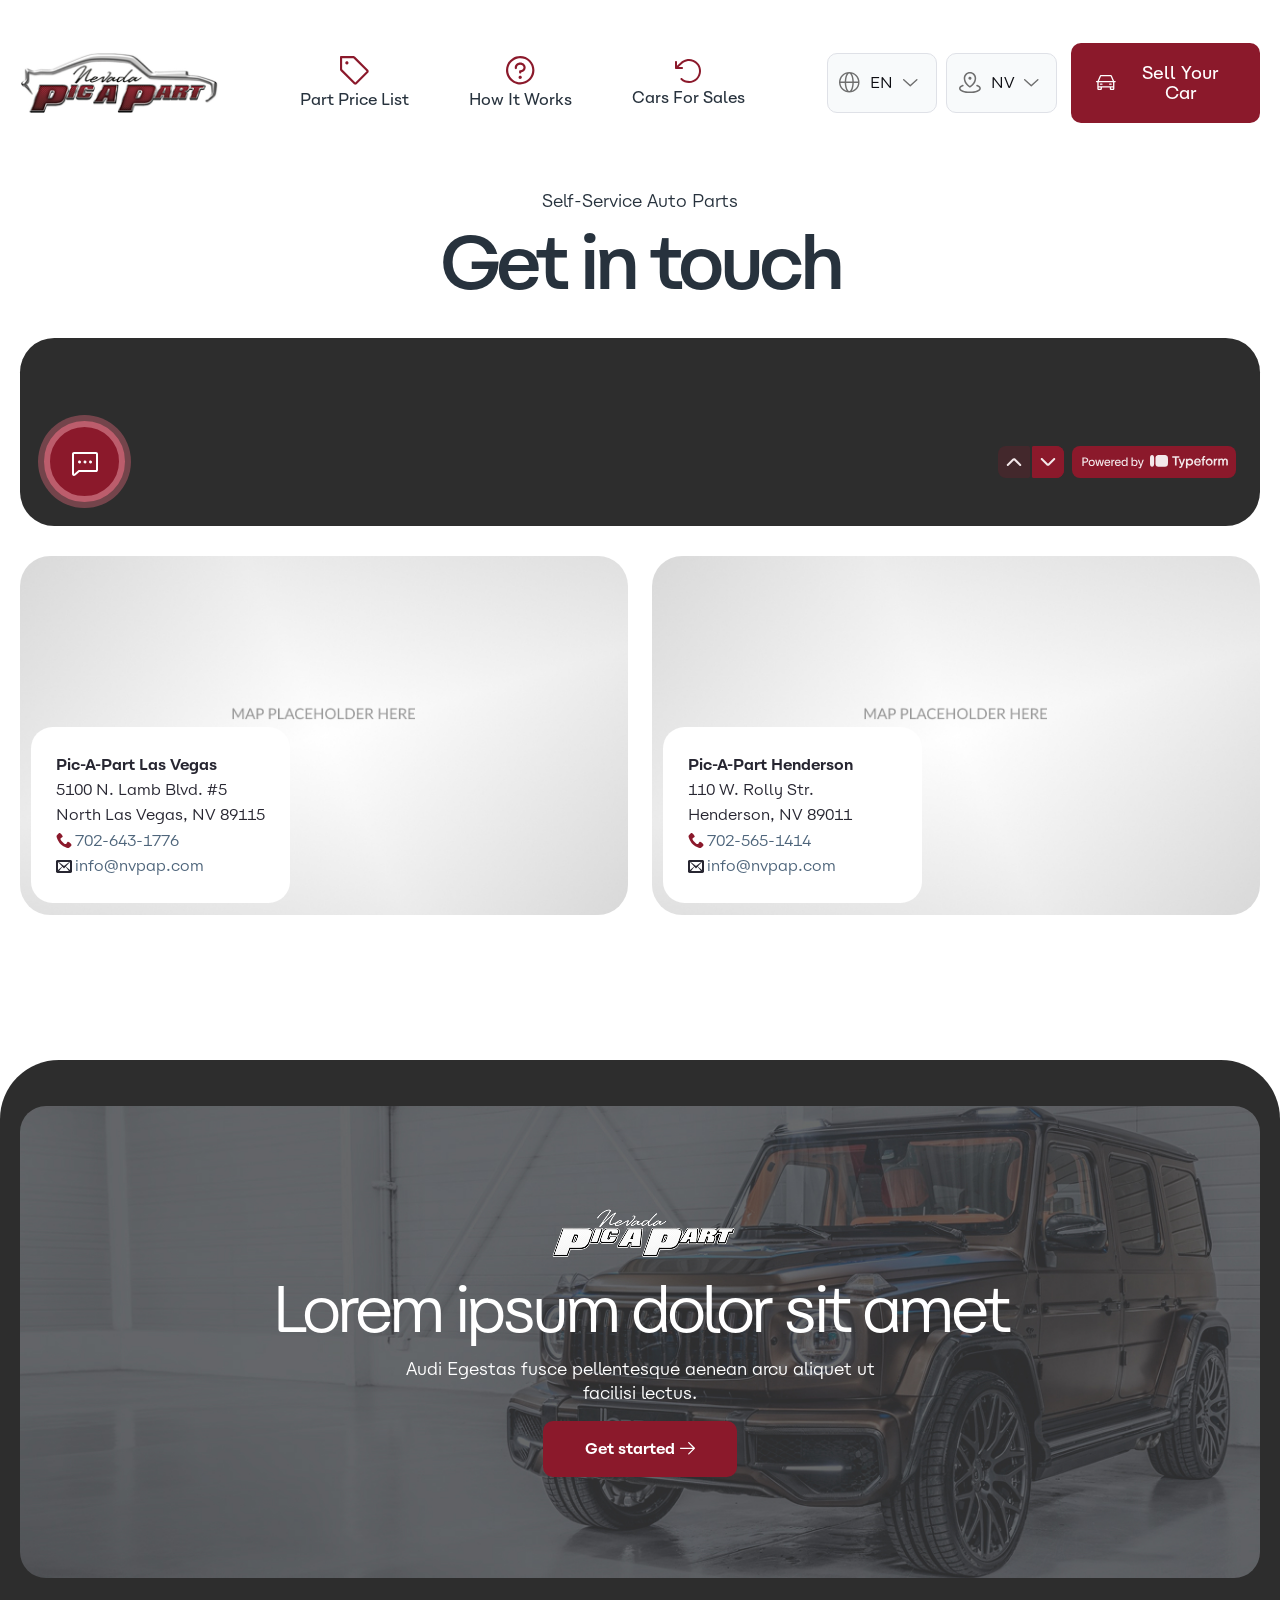
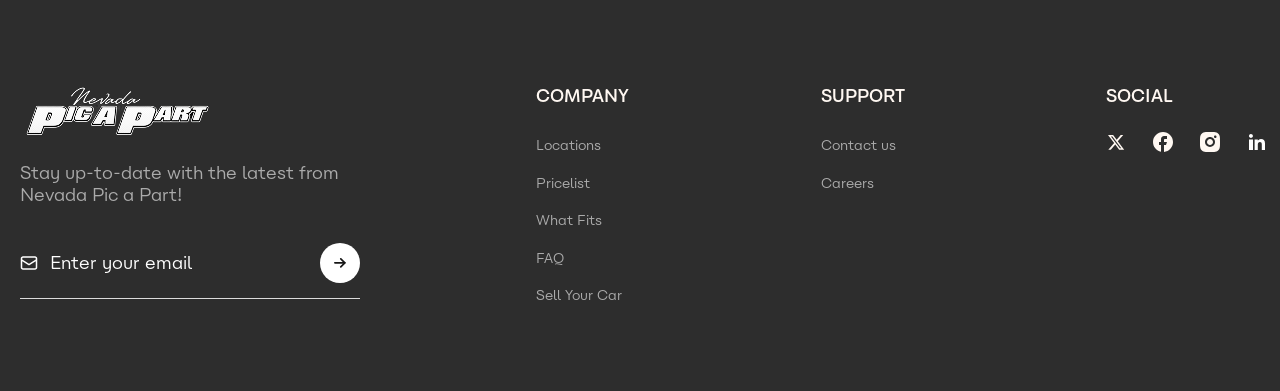
<file: contact-page.html>
<!DOCTYPE html>
<html lang="en">

<head>
    <meta charset="UTF-8">
    <meta http-equiv="X-UA-Compatible" content="IE=edge">
    <meta name="viewport" content="width=device-width, initial-scale=1.0">
    <meta name="description" content="Nevada | Pic a part">

    <link rel="stylesheet" href="css/main-styles.css">


    <title>Nevada | Pic a part</title>
</head>

<body>
    <div class="wrapper">
        <header class="header">
            <div class="header__container">
                <a href="/" class="header__logo" aria-label="logo and link to homepage">
                    <img src="img/main/logo.png" alt="logo">
                </a>
                <nav class='header-menu'>
                    <ul class='header-menu__list'>
                        <li class='header-menu__item'>
                            <a href='' class='header-menu__link'>
                                <div class="header-menu__icon">
                                    <img src="img/icons/header/label.svg" alt="header-icon">
                                </div>
                                <div class="header-menu__text">
                                    part price list
                                </div>
                            </a>
                        </li>
                        <li class="header-menu__item">
                            <a href='' class='header-menu__link'>
                                <div class="header-menu__icon">
                                    <img src="img/icons/header/questions.svg" alt="header-icon">
                                </div>
                                <div class="header-menu__text">
                                    how it works
                                </div>
                            </a>
                        </li>
                        <li class="header-menu__item">
                            <a href='' class='header-menu__link'>
                                <div class="header-menu__icon">
                                    <img src="img/icons/header/arrow.svg" alt="header-icon">
                                </div>
                                <div class="header-menu__text">
                                    Cars for sales
                                </div>
                            </a>
                        </li>
                    </ul>
                </nav>
                <div class="header__selects">
                    <div class="select-alt" data-select-menu>
                        <button class="select-alt__header" type="button" aria-label="Chose language"
                            data-select-menu-button>
                            <span class="select-alt__icon select-alt__icon-lang">
                                <img src="img/icons/header/lang.svg" alt="language icon">
                            </span>
                            <span class="select-alt__value" data-select-menu-value>EN</span>
                            <span class="select-alt__arrow-icon">
                                <img src="img/icons/header/select-menu_arrow.svg" alt="language icon">
                            </span>
                        </button>
                        <ul class="select-alt__body" data-select-menu-drop-down>
                            <li class="select-alt__item" data-select-menu-option>
                                <a href="" class="select-alt__link">
                                    <span>FR</span>
                                </a>
                            </li>
                            <li class="select-alt__item" data-select-menu-option>
                                <a href="" class="select-alt__link">
                                    <span>UA</span>
                                </a>
                            </li>
                            <li class="select-alt__item" data-select-menu-option>
                                <a href="" class="select-alt__link">
                                    <span>PL</span>
                                </a>
                            </li>
                            <li class="select-alt__item" data-select-menu-option>
                                <a href="" class="select-alt__link">
                                    <span>RO</span>
                                </a>
                            </li>

                        </ul>
                    </div>
                    <div class="select-alt" data-select-menu>
                        <button class="select-alt__header" type="button" aria-label="Chose language"
                            data-select-menu-button>
                            <span class="select-alt__icon select-alt__icon-location">
                                <img src="img/icons/header/location.svg" alt="location icon">
                            </span>
                            <span class="select-alt__value" data-select-menu-value>NV</span>
                            <span class="select-alt__arrow-icon">
                                <img src="img/icons/header/select-menu_arrow.svg" alt="language icon">
                            </span>
                        </button>
                        <ul class="select-alt__body" data-select-menu-drop-down>
                            <li class="select-alt__item" data-select-menu-option>
                                New York
                            </li>
                            <li class="select-alt__item" data-select-menu-option>
                                Las Vegas
                            </li>
                            <li class="select-alt__item" data-select-menu-option>
                                Los Angeles
                            </li>
                            <li class="select-alt__item" data-select-menu-option>
                                Miami
                            </li>

                        </ul>
                    </div>
                </div>
                <a href="" class="header__button button button-alt" data-da=".header-menu,1220,last">
                    <div class="header__icon button__icon">
                        <img src="img/icons/header/car.svg" alt="header-icon">
                    </div>
                    <div class="header__text button__text">
                        Sell Your Car
                    </div>
                </a>
                <button class='burger-menu' aria-label="open and close menu">
                    <span class='burger-menu__line burger-menu__line_1'></span>
                    <span class='burger-menu__line burger-menu__line_2'></span>
                    <span class='burger-menu__line burger-menu__line_3'></span>
                </button>


            </div>
        </header>
        <main class="page">
            <section class='contact-hero' aria-labelledby='contact-hero-title'>
                <div class='contact-hero__container'>
                    <div class="contact-hero__header">
                        <div class="contact-hero__subtitle">
                            Self-Service Auto Parts
                        </div>
                        <h1 class="contact-hero__title" id="contact-hero-title">
                            Get in touch
                        </h1>
                    </div>
                    <div class="contact-hero__body">
                        <div class="form-contact-hero">
                            <form class="form-contact-hero__form" action="#">
                                <fieldset class="form-contact-hero__fieldset">

                                    <legend class="form-contact-hero__legend">
                                        <span>1</span>
                                        Hi there! How can we help you today?
                                    </legend>

                                    <div class="form-contact-hero__wrapper">
                                        <ul class="form-contact-hero__list">
                                            <li class="form-contact-hero__item">
                                                <input class="form-contact-hero__input" type="radio" id="option-part"
                                                    name="help_reason" value="NeedPart">
                                                <label class="form-contact-hero__label" for="option-part">
                                                    <span>A</span> I need a part
                                                </label>
                                            </li>
                                            <li class="form-contact-hero__item">
                                                <input class="form-contact-hero__input" type="radio" id="option-vehicle"
                                                    name="help_reason" value="SpecificVehicle">
                                                <label class="form-contact-hero__label" for="option-vehicle">
                                                    <span>B</span> Looking for a specific vehicle
                                                </label>
                                            </li>
                                            <li class="form-contact-hero__item">
                                                <input class="form-contact-hero__input" type="radio" id="option-sell"
                                                    name="help_reason" value="SellCar">
                                                <label class="form-contact-hero__label" for="option-sell">
                                                    <span>C</span> Want to sell my car
                                                </label>
                                            </li>
                                            <li class="form-contact-hero__item">
                                                <input class="form-contact-hero__input" type="radio" id="option-other"
                                                    name="help_reason" value="Other">
                                                <label class="form-contact-hero__label" for="option-other">
                                                    <span>D</span> Other
                                                </label>
                                            </li>
                                        </ul>
                                        <button type="button" class="form-contact-hero__button button">OK</button>
                                    </div>

                                </fieldset>
                            </form>
                        </div>
                        <div class="footer-contact-hero">
                            <button type="button" class="footer-contact-hero__message" aria-label="message">
                                <span class="footer-contact-hero__wrapper">
                                    <img src="img/icons/contact/message.svg"
                                        alt="message" loading="lazy">
                                    </span>
                                <span></span>
                            </button>
                            <div class="footer-contact-hero__actions">
                                <div class="footer-contact-hero__buttons">
                                    <button type="button" disabled aria-label="previous form section"
                                        class="footer-contact-hero__button footer-contact-hero__button-prev ">
                                        <img src="img/icons/contact/button-arrow.svg" alt="select arrow" loading="lazy">
                                    </button>
                                    <button type="button" aria-label="previous form section"
                                        class="footer-contact-hero__button footer-contact-hero__button-next">
                                        <img src="img/icons/contact/button-arrow.svg" alt="select arrow" loading="lazy">
                                    </button>
                                </div>
                                <div class="footer-contact-hero__powered">
                                    <img src="img/icons/contact/typeform.svg" loading="lazy" alt="powered by Typeform">
                                </div>
                            </div>
                        </div>
                    </div>
                </div>
            </section>
            <div class="contact-locations">
                <div class="contact-locations__container">
                    <div class="contact-locations__columns">
                        <article class="contact-locations__column">
                            <div class="contact-locations__map-wrapper">
                                <img class="contact-locations__map" src="img/contact/map-placegolder.jpg" loading="lazy" alt="map">
                            </div>
                            <div class="contact-locations__contact-info">
                                <h2 class="contact-locations__title">
                                    Pic-A-Part Las Vegas
                                </h2>
                                <address class="contact-locations__address">
                                    5100 N. Lamb Blvd. #5
                                    North Las Vegas, NV 89115
                                </address>
                                <ul class="contact-locations__list">
                                    <li class="contact-locations__item">
                                        <a href="tel:7026431776" class="contact-locations__link">
                                            <div class="contact-locations__icon">
                                                <img src="img/icons/contact/tel.svg" aria-hidden="true" loading="lazy" alt="">
                                            </div>
                                            <div class="contact-locations__text">
                                                702-643-1776
                                            </div>
                                        </a>
                                    </li>
                                    <li class="contact-locations__item">
                                        <a href="mailto:info@nvpap.com" class="contact-locations__link">
                                            <div class="contact-locations__icon">
                                                <img src="img/icons/contact/mail.svg" aria-hidden="true" loading="lazy" alt="">
                                            </div>
                                            <div class="contact-locations__text">
                                                info@nvpap.com
                                            </div>
                                        </a>
                                    </li>
                                </ul>
                            </div>
                        </article>
                          <article class="contact-locations__column">
                            <div class="contact-locations__map-wrapper">
                                <img class="contact-locations__map" src="img/contact/map-placegolder.jpg" loading="lazy" alt="map">
                            </div>
                            <div class="contact-locations__contact-info">
                                <h2 class="contact-locations__title">
                                    Pic-A-Part Henderson
                                </h2>
                                <address class="contact-locations__address">
                                    110 W. Rolly Str.
                                    Henderson, NV 89011
                                </address>
                                <ul class="contact-locations__list">
                                    <li class="contact-locations__item">
                                        <a href="tel:7025651414" class="contact-locations__link">
                                            <div class="contact-locations__icon">
                                                <img src="img/icons/contact/tel.svg" aria-hidden="true" loading="lazy" alt="">
                                            </div>
                                            <div class="contact-locations__text">
                                                702-565-1414
                                            </div>
                                        </a>
                                    </li>
                                    <li class="contact-locations__item">
                                        <a href="mailto:info@nvpap.com" class="contact-locations__link">
                                            <div class="contact-locations__icon">
                                                <img src="img/icons/contact/mail.svg" aria-hidden="true" loading="lazy" alt="">
                                            </div>
                                            <div class="contact-locations__text">
                                                info@nvpap.com
                                            </div>
                                        </a>
                                    </li>
                                </ul>
                            </div>
                        </article>
                    </div>
                </div>
            </div>
            <section class='get-started' aria-labelledby='get-started-title'>
                <div class="get-started__container-large">
                    <div class='get-started__container'>
                        <div class="get-started__body">
                            <div class="get-started__back ibg">
                                <img src="img/get-started/back.jpg" loading="lazy" alt="get-started background">
                            </div>
                            <div class="get-started__wrapper">
                                <div class="get-started__logo">
                                    <img src="img/main/footer-logo.png" loading="lazy" alt="logo">
                                </div>
                                <h2 class="get-started__title title title-white" id="get-started-title">
                                    Lorem ipsum dolor sit amet
                                </h2>
                                <div class="get-started__subtitle">
                                    <p>
                                        Audi Egestas fusce pellentesque aenean arcu
                                        aliquet ut facilisi lectus.
                                    </p>
                                </div>
                                <a href="" class="get-started__button button">
                                    <span class="button__text">
                                        Get started
                                    </span>
                                    <span class="button__icon">
                                        <img src="img/icons/button-arrow.svg" loading="lazy" alt="button-icon">
                                    </span>
                                </a>
                            </div>
                        </div>
                    </div>
                </div>
            </section>
            </main>
            <footer class="footer">
                <div class="footer__container-large">
                    <div class="footer__container">
                        <div class="footer__info">
                            <a href="/" class="footer__logo" aria-label="logo and link to homepage">
                                <img src="img/main/footer-logo.png" loading="lazy" alt="logo">
                            </a>
                            <div class="footer__slogan">
                                Stay up-to-date with the latest from Nevada Pic a Part!
                            </div>
                            <form action="#" class="subscribe-form">
                                <div class="subscribe-form__icon">
                                    <img src="img/icons/footer/email.svg" loading="lazy" alt="email icon">
                                </div>
                                <div class="subscribe-form__item">
                                    <input type="email" id="user-email" placeholder="Enter your email "
                                        class="subscribe-form__input">
                                </div>
                                <button class="subscribe-form__button" type="submit">
                                    <span class="subscribe-form__button-icon">
                                        <img src="img/icons/footer/arrow.svg" loading="lazy" alt="button icon">
                                    </span>
                                </button>
                            </form>
                        </div>
                        <div class="footer__actions action-footer">
                            <nav class="action-footer__column">
                                <h2 class="action-footer__title">
                                    COMPANY
                                </h2>
                                <ul class="action-footer__list">
                                    <li class="action-footer__item">
                                        <a href="" class="action-footer__link">
                                            Locations
                                        </a>
                                    </li>
                                    <li class="action-footer__item">
                                        <a href="" class="action-footer__link">
                                            Pricelist
                                        </a>
                                    </li>
                                    <li class="action-footer__item">
                                        <a href="" class="action-footer__link">
                                            What Fits
                                        </a>
                                    </li>
                                    <li class="action-footer__item">
                                        <a href="" class="action-footer__link">
                                            FAQ
                                        </a>
                                    </li>
                                    <li class="action-footer__item">
                                        <a href="" class="action-footer__link">
                                            Sell Your Car
                                        </a>
                                    </li>
                                </ul>
                            </nav>
                            <nav class="action-footer__column">
                                <h2 class="action-footer__title">
                                    SUPPORT
                                </h2>
                                <ul class="action-footer__list">
                                    <li class="action-footer__item">
                                        <a href="" class="action-footer__link">
                                            Contact us
                                        </a>
                                    </li>
                                    <li class="action-footer__item">
                                        <a href="" class="action-footer__link">
                                            Careers
                                        </a>
                                    </li>
                                </ul>
                            </nav>
                            <div class="action-footer__socials">
                                <h2 class="action-footer__title">
                                    SOCIAL
                                </h2>
                                <ul class="action-footer__social-list">
                                    <li class="action-footer__social-item">
                                        <a href="" class="action-footer__social-link">
                                            <img src="img/icons/footer/social-icon_01.svg" loading="lazy" alt="social-icon">
                                        </a>
                                    </li>
                                    <li class="action-footer__social-item">
                                        <a href="" class="action-footer__social-link">
                                            <img src="img/icons/footer/social-icon_02.svg" loading="lazy" alt="social-icon">
                                        </a>
                                    </li>
                                    <li class="action-footer__social-item">
                                        <a href="" class="action-footer__social-link">
                                            <img src="img/icons/footer/social-icon_03.svg" loading="lazy" alt="social-icon">
                                        </a>
                                    </li>
                                    <li class="action-footer__social-item">
                                        <a href="" class="action-footer__social-link">
                                            <img src="img/icons/footer/social-icon_04.svg" loading="lazy" alt="social-icon">
                                        </a>
                                    </li>
                                </ul>
                            </div>
                        </div>
                    </div>
                </div>
            </footer> 
    </div>


    <script src="js/script.js"></script>
</body>

</html>
</file>
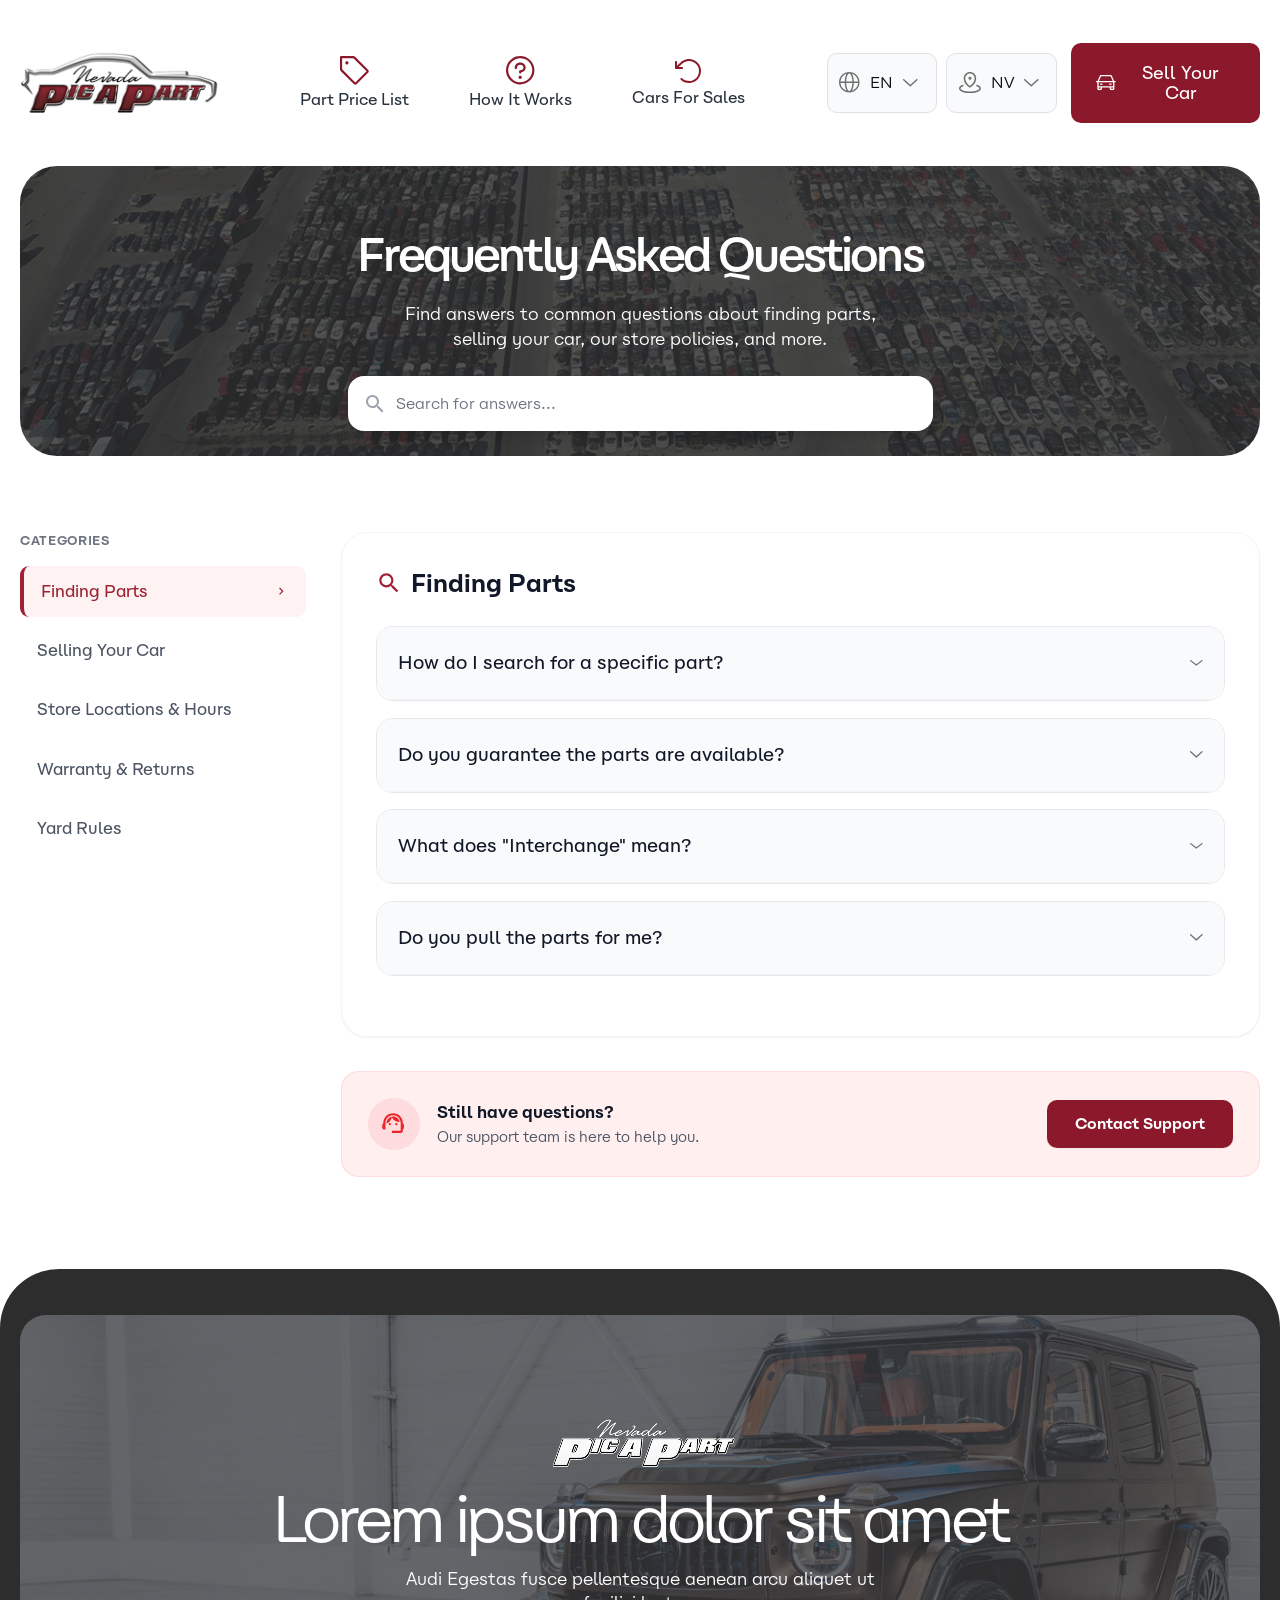
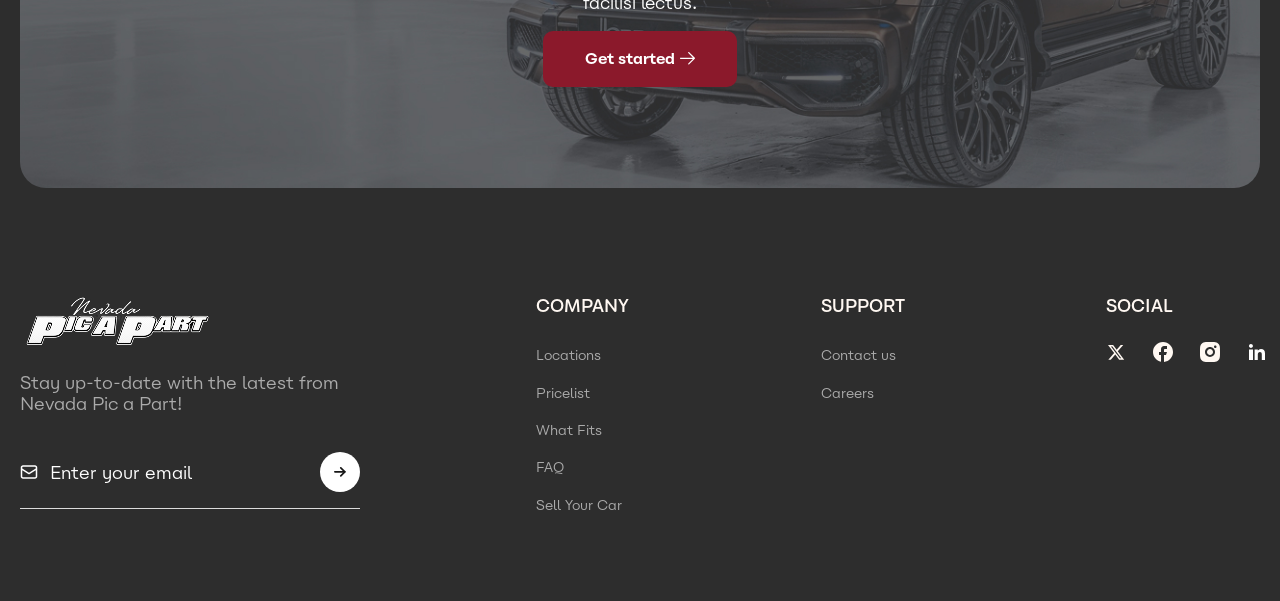
<file: faq.html>
<!DOCTYPE html>
<html lang="en">

<head>
    <meta charset="UTF-8">
    <meta http-equiv="X-UA-Compatible" content="IE=edge">
    <meta name="viewport" content="width=device-width, initial-scale=1.0">
    <meta name="description" content="Nevada | Pic a part">

    <link rel="stylesheet" href="css/main-styles.css">


    <title>Nevada | Pic a part</title>
</head>

<body>
    <div class="wrapper">
        <header class="header">
            <div class="header__container">
                <a href="/" class="header__logo" aria-label="logo and link to homepage">
                    <img src="img/main/logo.png" alt="logo">
                </a>
                <nav class='header-menu'>
                    <ul class='header-menu__list'>
                        <li class='header-menu__item'>
                            <a href='' class='header-menu__link'>
                                <div class="header-menu__icon">
                                    <img src="img/icons/header/label.svg" alt="header-icon">
                                </div>
                                <div class="header-menu__text">
                                    part price list
                                </div>
                            </a>
                        </li>
                        <li class="header-menu__item">
                            <a href='' class='header-menu__link'>
                                <div class="header-menu__icon">
                                    <img src="img/icons/header/questions.svg" alt="header-icon">
                                </div>
                                <div class="header-menu__text">
                                    how it works
                                </div>
                            </a>
                        </li>
                        <li class="header-menu__item">
                            <a href='' class='header-menu__link'>
                                <div class="header-menu__icon">
                                    <img src="img/icons/header/arrow.svg" alt="header-icon">
                                </div>
                                <div class="header-menu__text">
                                    Cars for sales
                                </div>
                            </a>
                        </li>
                    </ul>
                </nav>
                <div class="header__selects">
                    <div class="select-alt" data-select-menu>
                        <button class="select-alt__header" type="button" aria-label="Chose language"
                            data-select-menu-button>
                            <span class="select-alt__icon select-alt__icon-lang">
                                <img src="img/icons/header/lang.svg" alt="language icon">
                            </span>
                            <span class="select-alt__value" data-select-menu-value>EN</span>
                            <span class="select-alt__arrow-icon">
                                <img src="img/icons/header/select-menu_arrow.svg" alt="language icon">
                            </span>
                        </button>
                        <ul class="select-alt__body" data-select-menu-drop-down>
                            <li class="select-alt__item" data-select-menu-option>
                                <a href="" class="select-alt__link">
                                    <span>FR</span>
                                </a>
                            </li>
                            <li class="select-alt__item" data-select-menu-option>
                                <a href="" class="select-alt__link">
                                    <span>UA</span>
                                </a>
                            </li>
                            <li class="select-alt__item" data-select-menu-option>
                                <a href="" class="select-alt__link">
                                    <span>PL</span>
                                </a>
                            </li>
                            <li class="select-alt__item" data-select-menu-option>
                                <a href="" class="select-alt__link">
                                    <span>RO</span>
                                </a>
                            </li>

                        </ul>
                    </div>
                    <div class="select-alt" data-select-menu>
                        <button class="select-alt__header" type="button" aria-label="Chose language"
                            data-select-menu-button>
                            <span class="select-alt__icon select-alt__icon-location">
                                <img src="img/icons/header/location.svg" alt="location icon">
                            </span>
                            <span class="select-alt__value" data-select-menu-value>NV</span>
                            <span class="select-alt__arrow-icon">
                                <img src="img/icons/header/select-menu_arrow.svg" alt="language icon">
                            </span>
                        </button>
                        <ul class="select-alt__body" data-select-menu-drop-down>
                            <li class="select-alt__item" data-select-menu-option>
                                New York
                            </li>
                            <li class="select-alt__item" data-select-menu-option>
                                Las Vegas
                            </li>
                            <li class="select-alt__item" data-select-menu-option>
                                Los Angeles
                            </li>
                            <li class="select-alt__item" data-select-menu-option>
                                Miami
                            </li>

                        </ul>
                    </div>
                </div>
                <a href="" class="header__button button button-alt" data-da=".header-menu,1220,last">
                    <div class="header__icon button__icon">
                        <img src="img/icons/header/car.svg" alt="header-icon">
                    </div>
                    <div class="header__text button__text">
                        Sell Your Car
                    </div>
                </a>
                <button class='burger-menu' aria-label="open and close menu">
                    <span class='burger-menu__line burger-menu__line_1'></span>
                    <span class='burger-menu__line burger-menu__line_2'></span>
                    <span class='burger-menu__line burger-menu__line_3'></span>
                </button>


            </div>
        </header>
        <main class="page">
            <section class='faq-hero' aria-labelledby='faq-hero-title'>
                <div class='faq-hero__container'>
                    <div class="faq-hero__wrapper">
                        <div class="faq-hero__back ibg">
                            <img src="img/faq-page/hero/back.jpg" aria-hidden="true" alt="">
                        </div>
                        <div class="faq-hero__body">
                            <h1 class="faq-hero__title" id="faq-hero-title">
                                Frequently Asked Questions
                            </h1>
                            <div class="faq-hero__subtitle">
                                Find answers to common questions about finding parts, selling your car, our store
                                policies, and more.
                            </div>
                            <form action="#" class="form-faq-hero">
                                <div class="form-faq-hero__item">
                                    <input type="text" placeholder="Search for answers..." class="form-faq-hero__input">
                                </div>
                            </form>
                        </div>
                    </div>
                </div>
            </section>
            <section class='faq-content' aria-label="Questions and Answers">
                <div class='faq-content__container' data-filter>
                    <div class="nav-faq-content">
                        <h2 class="nav-faq-content__title">
                            Categories
                        </h2>
                        <nav class="nav-faq-content__menu">
                            <ul class="nav-faq-content__list">
                                <li class="nav-faq-content__item">
                                    <button type="button" class="nav-faq-content__link _active"
                                        data-filter-category="finding-parts">
                                        Finding Parts
                                    </button>
                                </li>
                                <li class="nav-faq-content__item">
                                    <button type="button" class="nav-faq-content__link"
                                        data-filter-category="selling-car">
                                        Selling Your Car
                                    </button>
                                </li>
                                <li class="nav-faq-content__item">
                                    <button type="button" class="nav-faq-content__link"
                                        data-filter-category="locations-hours">
                                        Store Locations & Hours
                                    </button>
                                </li>
                                <li class="nav-faq-content__item">
                                    <button type="button" class="nav-faq-content__link"
                                        data-filter-category="warranty-returns">
                                        Warranty & Returns
                                    </button>
                                </li>
                                <li class="nav-faq-content__item">
                                    <button type="button" class="nav-faq-content__link"
                                        data-filter-category="yard-rules">
                                        Yard Rules
                                    </button>
                                </li>
                            </ul>
                        </nav>
                    </div>
                    <div class="body-faq-content">
                        <div class="body-faq-content__items">
                            <div class="body-faq-content__item _show" data-filter-content="finding-parts">
                                <h2 class="body-faq-content__title">
                                    <span class="body-faq-content__title-icon">
                                        <img src="img/icons/faq/search-icon-red.svg" aria-hidden="true" alt="">
                                    </span>
                                    <span class="body-faq-content__title-text">
                                        Finding Parts
                                    </span>
                                </h2>
                                <div class="body-faq-content__rows" data-spollers data-one-spoller>
                                    <div class="body-faq-content__row">
                                        <button tabindex="-1" type="button" data-spoller
                                            class="body-faq-content__header">
                                            <span class="body-faq-content__question">How do I search for a specific
                                                part?</span>
                                            <span class="body-faq-content__icon">
                                                <img src="img/icons/select-arrow.svg" aria-hidden="true" alt="">
                                            </span>
                                        </button>
                                        <div class="body-faq-content__answer">
                                            <p>
                                                You can search for parts by selecting your vehicle's make, model, and
                                                year on our "Search Inventory"
                                                page. We also offer a "Part Compatibility" feature that helps ensure the
                                                part fits your specific vehicle
                                                model. If you know the specific part name, you can also filter by
                                                category.
                                            </p>
                                        </div>
                                    </div>
                                    <div class="body-faq-content__row">
                                        <button tabindex="-1" type="button" data-spoller
                                            class="body-faq-content__header">
                                            <span class="body-faq-content__question">Do you guarantee the parts are
                                                available?</span>
                                            <span class="body-faq-content__icon">
                                                <img src="img/icons/select-arrow.svg" aria-hidden="true" alt="">
                                            </span>
                                        </button>
                                        <div class="body-faq-content__answer">
                                            <p>
                                                Lorem ipsum dolor sit amet consectetur adipisicing elit. Autem ut,
                                                delectus illo doloremque asperiores commodi, laboriosam assumenda
                                                temporibus vitae, totam possimus impedit expedita suscipit deserunt
                                                veritatis labore explicabo culpa. Suscipit.
                                            </p>
                                            <p>
                                                Lorem ipsum dolor sit amet consectetur adipisicing elit. Autem ut,
                                                delectus illo doloremque asperiores commodi, laboriosam assumenda
                                                temporibus vitae, totam possimus impedit expedita suscipit deserunt
                                                veritatis labore explicabo culpa. Suscipit.
                                            </p>
                                        </div>
                                    </div>
                                    <div class="body-faq-content__row">
                                        <button tabindex="-1" type="button" data-spoller
                                            class="body-faq-content__header">
                                            <span class="body-faq-content__question">What does "Interchange"
                                                mean?</span>
                                            <span class="body-faq-content__icon">
                                                <img src="img/icons/select-arrow.svg" aria-hidden="true" alt="">
                                            </span>
                                        </button>
                                        <div class="body-faq-content__answer">
                                            <p>
                                                Lorem ipsum dolor sit amet consectetur adipisicing elit. Autem ut,
                                                delectus illo doloremque asperiores
                                                commodi, laboriosam assumenda temporibus vitae, totam possimus impedit
                                                expedita suscipit deserunt veritatis
                                                labore explicabo culpa. Suscipit.
                                            </p>
                                            <p>
                                                Lorem ipsum dolor sit amet consectetur adipisicing elit. Autem ut,
                                                delectus illo doloremque asperiores
                                                commodi, laboriosam assumenda temporibus vitae, totam possimus impedit
                                                expedita suscipit deserunt veritatis
                                                labore explicabo culpa. Suscipit.
                                            </p>
                                        </div>
                                    </div>
                                    <div class="body-faq-content__row">
                                        <button tabindex="-1" type="button" data-spoller
                                            class="body-faq-content__header">
                                            <span class="body-faq-content__question">Do you pull the parts for
                                                me?</span>
                                            <span class="body-faq-content__icon">
                                                <img src="img/icons/select-arrow.svg" aria-hidden="true" alt="">
                                            </span>
                                        </button>
                                        <div class="body-faq-content__answer">
                                            <p>
                                                Lorem ipsum dolor sit amet consectetur adipisicing elit. Autem ut,
                                                delectus illo doloremque asperiores
                                                commodi, laboriosam assumenda temporibus vitae, totam possimus impedit
                                                expedita suscipit deserunt veritatis
                                                labore explicabo culpa. Suscipit.
                                            </p>
                                            <p>
                                                Lorem ipsum dolor sit amet consectetur adipisicing elit. Autem ut,
                                                delectus illo doloremque asperiores
                                                commodi, laboriosam assumenda temporibus vitae, totam possimus impedit
                                                expedita suscipit deserunt veritatis
                                                labore explicabo culpa. Suscipit.
                                            </p>
                                        </div>
                                    </div>
                                </div>
                            </div>
                            <div class="body-faq-content__item" data-filter-content="selling-car">
                                <h2 class="body-faq-content__title">
                                    <span class="body-faq-content__title-icon">
                                        <img src="img/icons/faq/search-icon-red.svg" aria-hidden="true" alt="">
                                    </span>
                                    <span class="body-faq-content__title-text">
                                        Finding Parts 02
                                    </span>
                                </h2>
                                <div class="body-faq-content__rows" data-spollers data-one-spoller>
                                    <div class="body-faq-content__row">
                                        <button tabindex="-1" type="button" data-spoller
                                            class="body-faq-content__header">
                                            <span class="body-faq-content__question">How do I search for a specific
                                                part?</span>
                                            <span class="body-faq-content__icon">
                                                <img src="img/icons/select-arrow.svg" aria-hidden="true" alt="">
                                            </span>
                                        </button>
                                        <div class="body-faq-content__answer">
                                            <p>
                                                You can search for parts by selecting your vehicle's make, model, and
                                                year on our "Search Inventory"
                                                page. We also offer a "Part Compatibility" feature that helps ensure the
                                                part fits your specific
                                                vehicle
                                                model. If you know the specific part name, you can also filter by
                                                category.
                                            </p>
                                        </div>
                                    </div>
                                    <div class="body-faq-content__row">
                                        <button tabindex="-1" type="button" data-spoller
                                            class="body-faq-content__header">
                                            <span class="body-faq-content__question">Do you guarantee the parts are
                                                available?</span>
                                            <span class="body-faq-content__icon">
                                                <img src="img/icons/select-arrow.svg" aria-hidden="true" alt="">
                                            </span>
                                        </button>
                                        <div class="body-faq-content__answer">
                                            <p>
                                                Lorem ipsum dolor sit amet consectetur adipisicing elit. Autem ut,
                                                delectus illo doloremque
                                                asperiores commodi, laboriosam assumenda temporibus vitae, totam
                                                possimus impedit expedita suscipit
                                                deserunt veritatis labore explicabo culpa. Suscipit.
                                            </p>
                                            <p>
                                                Lorem ipsum dolor sit amet consectetur adipisicing elit. Autem ut,
                                                delectus illo doloremque
                                                asperiores commodi, laboriosam assumenda temporibus vitae, totam
                                                possimus impedit expedita suscipit
                                                deserunt veritatis labore explicabo culpa. Suscipit.
                                            </p>
                                        </div>
                                    </div>
                                    <div class="body-faq-content__row">
                                        <button tabindex="-1" type="button" data-spoller
                                            class="body-faq-content__header">
                                            <span class="body-faq-content__question">What does "Interchange"
                                                mean?</span>
                                            <span class="body-faq-content__icon">
                                                <img src="img/icons/select-arrow.svg" aria-hidden="true" alt="">
                                            </span>
                                        </button>
                                        <div class="body-faq-content__answer">
                                            <p>
                                                Lorem ipsum dolor sit amet consectetur adipisicing elit. Autem ut,
                                                delectus illo doloremque
                                                asperiores
                                                commodi, laboriosam assumenda temporibus vitae, totam possimus impedit
                                                expedita suscipit deserunt
                                                veritatis
                                                labore explicabo culpa. Suscipit.
                                            </p>
                                            <p>
                                                Lorem ipsum dolor sit amet consectetur adipisicing elit. Autem ut,
                                                delectus illo doloremque
                                                asperiores
                                                commodi, laboriosam assumenda temporibus vitae, totam possimus impedit
                                                expedita suscipit deserunt
                                                veritatis
                                                labore explicabo culpa. Suscipit.
                                            </p>
                                        </div>
                                    </div>
                                    <div class="body-faq-content__row">
                                        <button tabindex="-1" type="button" data-spoller
                                            class="body-faq-content__header">
                                            <span class="body-faq-content__question">Do you pull the parts for
                                                me?</span>
                                            <span class="body-faq-content__icon">
                                                <img src="img/icons/select-arrow.svg" aria-hidden="true" alt="">
                                            </span>
                                        </button>
                                        <div class="body-faq-content__answer">
                                            <p>
                                                Lorem ipsum dolor sit amet consectetur adipisicing elit. Autem ut,
                                                delectus illo doloremque
                                                asperiores
                                                commodi, laboriosam assumenda temporibus vitae, totam possimus impedit
                                                expedita suscipit deserunt
                                                veritatis
                                                labore explicabo culpa. Suscipit.
                                            </p>
                                            <p>
                                                Lorem ipsum dolor sit amet consectetur adipisicing elit. Autem ut,
                                                delectus illo doloremque
                                                asperiores
                                                commodi, laboriosam assumenda temporibus vitae, totam possimus impedit
                                                expedita suscipit deserunt
                                                veritatis
                                                labore explicabo culpa. Suscipit.
                                            </p>
                                        </div>
                                    </div>
                                </div>
                            </div>
                            <div class="body-faq-content__item" data-filter-content="locations-hours">
                                <h2 class="body-faq-content__title">
                                    <span class="body-faq-content__title-icon">
                                        <img src="img/icons/faq/search-icon-red.svg" aria-hidden="true" alt="">
                                    </span>
                                    <span class="body-faq-content__title-text">
                                        Finding Parts 03
                                    </span>
                                </h2>
                                <div class="body-faq-content__rows" data-spollers data-one-spoller>
                                    <div class="body-faq-content__row">
                                        <button tabindex="-1" type="button" data-spoller
                                            class="body-faq-content__header">
                                            <span class="body-faq-content__question">How do I search for a specific
                                                part?</span>
                                            <span class="body-faq-content__icon">
                                                <img src="img/icons/select-arrow.svg" aria-hidden="true" alt="">
                                            </span>
                                        </button>
                                        <div class="body-faq-content__answer">
                                            <p>
                                                You can search for parts by selecting your vehicle's make, model, and
                                                year on our "Search Inventory"
                                                page. We also offer a "Part Compatibility" feature that helps ensure the
                                                part fits your specific
                                                vehicle
                                                model. If you know the specific part name, you can also filter by
                                                category.
                                            </p>
                                        </div>
                                    </div>
                                    <div class="body-faq-content__row">
                                        <button tabindex="-1" type="button" data-spoller
                                            class="body-faq-content__header">
                                            <span class="body-faq-content__question">Do you guarantee the parts are
                                                available?</span>
                                            <span class="body-faq-content__icon">
                                                <img src="img/icons/select-arrow.svg" aria-hidden="true" alt="">
                                            </span>
                                        </button>
                                        <div class="body-faq-content__answer">
                                            <p>
                                                Lorem ipsum dolor sit amet consectetur adipisicing elit. Autem ut,
                                                delectus illo doloremque
                                                asperiores commodi, laboriosam assumenda temporibus vitae, totam
                                                possimus impedit expedita suscipit
                                                deserunt veritatis labore explicabo culpa. Suscipit.
                                            </p>
                                            <p>
                                                Lorem ipsum dolor sit amet consectetur adipisicing elit. Autem ut,
                                                delectus illo doloremque
                                                asperiores commodi, laboriosam assumenda temporibus vitae, totam
                                                possimus impedit expedita suscipit
                                                deserunt veritatis labore explicabo culpa. Suscipit.
                                            </p>
                                        </div>
                                    </div>
                                    <div class="body-faq-content__row">
                                        <button tabindex="-1" type="button" data-spoller
                                            class="body-faq-content__header">
                                            <span class="body-faq-content__question">What does "Interchange"
                                                mean?</span>
                                            <span class="body-faq-content__icon">
                                                <img src="img/icons/select-arrow.svg" aria-hidden="true" alt="">
                                            </span>
                                        </button>
                                        <div class="body-faq-content__answer">
                                            <p>
                                                Lorem ipsum dolor sit amet consectetur adipisicing elit. Autem ut,
                                                delectus illo doloremque
                                                asperiores
                                                commodi, laboriosam assumenda temporibus vitae, totam possimus impedit
                                                expedita suscipit deserunt
                                                veritatis
                                                labore explicabo culpa. Suscipit.
                                            </p>
                                            <p>
                                                Lorem ipsum dolor sit amet consectetur adipisicing elit. Autem ut,
                                                delectus illo doloremque
                                                asperiores
                                                commodi, laboriosam assumenda temporibus vitae, totam possimus impedit
                                                expedita suscipit deserunt
                                                veritatis
                                                labore explicabo culpa. Suscipit.
                                            </p>
                                        </div>
                                    </div>
                                    <div class="body-faq-content__row">
                                        <button tabindex="-1" type="button" data-spoller
                                            class="body-faq-content__header">
                                            <span class="body-faq-content__question">Do you pull the parts for
                                                me?</span>
                                            <span class="body-faq-content__icon">
                                                <img src="img/icons/select-arrow.svg" aria-hidden="true" alt="">
                                            </span>
                                        </button>
                                        <div class="body-faq-content__answer">
                                            <p>
                                                Lorem ipsum dolor sit amet consectetur adipisicing elit. Autem ut,
                                                delectus illo doloremque
                                                asperiores
                                                commodi, laboriosam assumenda temporibus vitae, totam possimus impedit
                                                expedita suscipit deserunt
                                                veritatis
                                                labore explicabo culpa. Suscipit.
                                            </p>
                                            <p>
                                                Lorem ipsum dolor sit amet consectetur adipisicing elit. Autem ut,
                                                delectus illo doloremque
                                                asperiores
                                                commodi, laboriosam assumenda temporibus vitae, totam possimus impedit
                                                expedita suscipit deserunt
                                                veritatis
                                                labore explicabo culpa. Suscipit.
                                            </p>
                                        </div>
                                    </div>
                                </div>
                            </div>
                            <div class="body-faq-content__item" data-filter-content="warranty-returns">
                                <h2 class="body-faq-content__title">
                                    <span class="body-faq-content__title-icon">
                                        <img src="img/icons/faq/search-icon-red.svg" aria-hidden="true" alt="">
                                    </span>
                                    <span class="body-faq-content__title-text">
                                        Finding Parts 04
                                    </span>
                                </h2>
                                <div class="body-faq-content__rows" data-spollers data-one-spoller>
                                    <div class="body-faq-content__row">
                                        <button tabindex="-1" type="button" data-spoller
                                            class="body-faq-content__header">
                                            <span class="body-faq-content__question">How do I search for a specific
                                                part?</span>
                                            <span class="body-faq-content__icon">
                                                <img src="img/icons/select-arrow.svg" aria-hidden="true" alt="">
                                            </span>
                                        </button>
                                        <div class="body-faq-content__answer">
                                            <p>
                                                You can search for parts by selecting your vehicle's make, model, and
                                                year on our "Search Inventory"
                                                page. We also offer a "Part Compatibility" feature that helps ensure the
                                                part fits your specific
                                                vehicle
                                                model. If you know the specific part name, you can also filter by
                                                category.
                                            </p>
                                        </div>
                                    </div>
                                    <div class="body-faq-content__row">
                                        <button tabindex="-1" type="button" data-spoller
                                            class="body-faq-content__header">
                                            <span class="body-faq-content__question">Do you guarantee the parts are
                                                available?</span>
                                            <span class="body-faq-content__icon">
                                                <img src="img/icons/select-arrow.svg" aria-hidden="true" alt="">
                                            </span>
                                        </button>
                                        <div class="body-faq-content__answer">
                                            <p>
                                                Lorem ipsum dolor sit amet consectetur adipisicing elit. Autem ut,
                                                delectus illo doloremque
                                                asperiores commodi, laboriosam assumenda temporibus vitae, totam
                                                possimus impedit expedita suscipit
                                                deserunt veritatis labore explicabo culpa. Suscipit.
                                            </p>
                                            <p>
                                                Lorem ipsum dolor sit amet consectetur adipisicing elit. Autem ut,
                                                delectus illo doloremque
                                                asperiores commodi, laboriosam assumenda temporibus vitae, totam
                                                possimus impedit expedita suscipit
                                                deserunt veritatis labore explicabo culpa. Suscipit.
                                            </p>
                                        </div>
                                    </div>
                                    <div class="body-faq-content__row">
                                        <button tabindex="-1" type="button" data-spoller
                                            class="body-faq-content__header">
                                            <span class="body-faq-content__question">What does "Interchange"
                                                mean?</span>
                                            <span class="body-faq-content__icon">
                                                <img src="img/icons/select-arrow.svg" aria-hidden="true" alt="">
                                            </span>
                                        </button>
                                        <div class="body-faq-content__answer">
                                            <p>
                                                Lorem ipsum dolor sit amet consectetur adipisicing elit. Autem ut,
                                                delectus illo doloremque
                                                asperiores
                                                commodi, laboriosam assumenda temporibus vitae, totam possimus impedit
                                                expedita suscipit deserunt
                                                veritatis
                                                labore explicabo culpa. Suscipit.
                                            </p>
                                            <p>
                                                Lorem ipsum dolor sit amet consectetur adipisicing elit. Autem ut,
                                                delectus illo doloremque
                                                asperiores
                                                commodi, laboriosam assumenda temporibus vitae, totam possimus impedit
                                                expedita suscipit deserunt
                                                veritatis
                                                labore explicabo culpa. Suscipit.
                                            </p>
                                        </div>
                                    </div>
                                    <div class="body-faq-content__row">
                                        <button tabindex="-1" type="button" data-spoller
                                            class="body-faq-content__header">
                                            <span class="body-faq-content__question">Do you pull the parts for
                                                me?</span>
                                            <span class="body-faq-content__icon">
                                                <img src="img/icons/select-arrow.svg" aria-hidden="true" alt="">
                                            </span>
                                        </button>
                                        <div class="body-faq-content__answer">
                                            <p>
                                                Lorem ipsum dolor sit amet consectetur adipisicing elit. Autem ut,
                                                delectus illo doloremque
                                                asperiores
                                                commodi, laboriosam assumenda temporibus vitae, totam possimus impedit
                                                expedita suscipit deserunt
                                                veritatis
                                                labore explicabo culpa. Suscipit.
                                            </p>
                                            <p>
                                                Lorem ipsum dolor sit amet consectetur adipisicing elit. Autem ut,
                                                delectus illo doloremque
                                                asperiores
                                                commodi, laboriosam assumenda temporibus vitae, totam possimus impedit
                                                expedita suscipit deserunt
                                                veritatis
                                                labore explicabo culpa. Suscipit.
                                            </p>
                                        </div>
                                    </div>
                                </div>
                            </div>
                            <div class="body-faq-content__item" data-filter-content="yard-rules">
                                <h2 class="body-faq-content__title">
                                    <span class="body-faq-content__title-icon">
                                        <img src="img/icons/faq/search-icon-red.svg" aria-hidden="true" alt="">
                                    </span>
                                    <span class="body-faq-content__title-text">
                                        Finding Parts 05
                                    </span>
                                </h2>
                                <div class="body-faq-content__rows" data-spollers data-one-spoller>
                                    <div class="body-faq-content__row">
                                        <button tabindex="-1" type="button" data-spoller class="body-faq-content__header">
                                            <span class="body-faq-content__question">How do I search for a specific
                                                part?</span>
                                            <span class="body-faq-content__icon">
                                                <img src="img/icons/select-arrow.svg" aria-hidden="true" alt="">
                                            </span>
                                        </button>
                                        <div class="body-faq-content__answer">
                                            <p>
                                                You can search for parts by selecting your vehicle's make, model, and
                                                year on our "Search Inventory"
                                                page. We also offer a "Part Compatibility" feature that helps ensure the
                                                part fits your specific
                                                vehicle
                                                model. If you know the specific part name, you can also filter by
                                                category.
                                            </p>
                                        </div>
                                    </div>
                                    <div class="body-faq-content__row">
                                        <button tabindex="-1" type="button" data-spoller class="body-faq-content__header">
                                            <span class="body-faq-content__question">Do you guarantee the parts are
                                                available?</span>
                                            <span class="body-faq-content__icon">
                                                <img src="img/icons/select-arrow.svg" aria-hidden="true" alt="">
                                            </span>
                                        </button>
                                        <div class="body-faq-content__answer">
                                            <p>
                                                Lorem ipsum dolor sit amet consectetur adipisicing elit. Autem ut,
                                                delectus illo doloremque
                                                asperiores commodi, laboriosam assumenda temporibus vitae, totam
                                                possimus impedit expedita suscipit
                                                deserunt veritatis labore explicabo culpa. Suscipit.
                                            </p>
                                            <p>
                                                Lorem ipsum dolor sit amet consectetur adipisicing elit. Autem ut,
                                                delectus illo doloremque
                                                asperiores commodi, laboriosam assumenda temporibus vitae, totam
                                                possimus impedit expedita suscipit
                                                deserunt veritatis labore explicabo culpa. Suscipit.
                                            </p>
                                        </div>
                                    </div>
                                    <div class="body-faq-content__row">
                                        <button tabindex="-1" type="button" data-spoller class="body-faq-content__header">
                                            <span class="body-faq-content__question">What does "Interchange"
                                                mean?</span>
                                            <span class="body-faq-content__icon">
                                                <img src="img/icons/select-arrow.svg" aria-hidden="true" alt="">
                                            </span>
                                        </button>
                                        <div class="body-faq-content__answer">
                                            <p>
                                                Lorem ipsum dolor sit amet consectetur adipisicing elit. Autem ut,
                                                delectus illo doloremque
                                                asperiores
                                                commodi, laboriosam assumenda temporibus vitae, totam possimus impedit
                                                expedita suscipit deserunt
                                                veritatis
                                                labore explicabo culpa. Suscipit.
                                            </p>
                                            <p>
                                                Lorem ipsum dolor sit amet consectetur adipisicing elit. Autem ut,
                                                delectus illo doloremque
                                                asperiores
                                                commodi, laboriosam assumenda temporibus vitae, totam possimus impedit
                                                expedita suscipit deserunt
                                                veritatis
                                                labore explicabo culpa. Suscipit.
                                            </p>
                                        </div>
                                    </div>
                                    <div class="body-faq-content__row">
                                        <button tabindex="-1" type="button" data-spoller class="body-faq-content__header">
                                            <span class="body-faq-content__question">Do you pull the parts for
                                                me?</span>
                                            <span class="body-faq-content__icon">
                                                <img src="img/icons/select-arrow.svg" aria-hidden="true" alt="">
                                            </span>
                                        </button>
                                        <div class="body-faq-content__answer">
                                            <p>
                                                Lorem ipsum dolor sit amet consectetur adipisicing elit. Autem ut,
                                                delectus illo doloremque
                                                asperiores
                                                commodi, laboriosam assumenda temporibus vitae, totam possimus impedit
                                                expedita suscipit deserunt
                                                veritatis
                                                labore explicabo culpa. Suscipit.
                                            </p>
                                            <p>
                                                Lorem ipsum dolor sit amet consectetur adipisicing elit. Autem ut,
                                                delectus illo doloremque
                                                asperiores
                                                commodi, laboriosam assumenda temporibus vitae, totam possimus impedit
                                                expedita suscipit deserunt
                                                veritatis
                                                labore explicabo culpa. Suscipit.
                                            </p>
                                        </div>
                                    </div>
                                </div>
                            </div>
                        </div>
                        <div class="body-faq-content__footer footer-body-faq">
                            <div class="footer-body-faq__info">
                                <div class="footer-body-faq__icon">
                                    <img src="img/icons/faq/support.svg" loading="lazy" alt="support icon">
                                </div>
                                <div class="footer-body-faq__details">
                                    <h2 class="footer-body-faq__title">
                                        Still have questions?
                                    </h2>
                                    <div class="footer-body-faq__subtitle">
                                        Our support team is here to help you.
                                    </div>
                                </div>
                            </div>
                            <a href="" class="footer-body-faq__button button">
                                Contact Support
                            </a>
                        </div>
                    </div>
                </div>
            </section>
            <section class='get-started' aria-labelledby='get-started-title'>
                <div class="get-started__container-large">
                    <div class='get-started__container'>
                        <div class="get-started__body">
                            <div class="get-started__back ibg">
                                <img src="img/get-started/back.jpg" alt="get-started background">
                            </div>
                            <div class="get-started__wrapper">
                                <div class="get-started__logo">
                                    <img src="img/main/footer-logo.png" alt="logo">
                                </div>
                                <h2 class="get-started__title title title-white" id="get-started-title">
                                    Lorem ipsum dolor sit amet
                                </h2>
                                <div class="get-started__subtitle">
                                    <p>
                                        Audi Egestas fusce pellentesque aenean arcu
                                        aliquet ut facilisi lectus.
                                    </p>
                                </div>
                                <a href="" class="get-started__button button">
                                    <div class="button__text">
                                        Get started
                                    </div>
                                    <div class="button__icon">
                                        <img src="img/icons/button-arrow.svg" alt="button-icon">
                                    </div>
                                </a>
                            </div>
                        </div>
                    </div>
                </div>
            </section>
        </main>
        <footer class="footer">
            <div class="footer__container-large">
                <div class="footer__container">
                    <div class="footer__info">
                        <a href="/" class="footer__logo" aria-label="logo and link to homepage">
                            <img src="img/main/footer-logo.png" alt="logo">
                        </a>
                        <div class="footer__slogan">
                            Stay up-to-date with the latest from Nevada Pic a Part!
                        </div>
                        <form action="#" class="subscribe-form">
                            <div class="subscribe-form__icon">
                                <img src="img/icons/footer/email.svg" alt="email icon">
                            </div>
                            <div class="subscribe-form__item">
                                <input type="email" id="user-email" placeholder="Enter your email "
                                    class="subscribe-form__input">
                            </div>
                            <button class="subscribe-form__button" type="submit">
                                <span class="subscribe-form__button-icon">
                                    <img src="img/icons/footer/arrow.svg" alt="button icon">
                                </span>
                            </button>
                        </form>
                    </div>
                    <div class="footer__actions action-footer">
                        <nav class="action-footer__column">
                            <h2 class="action-footer__title">
                                COMPANY
                            </h2>
                            <ul class="action-footer__list">
                                <li class="action-footer__item">
                                    <a href="" class="action-footer__link">
                                        Locations
                                    </a>
                                </li>
                                <li class="action-footer__item">
                                    <a href="" class="action-footer__link">
                                        Pricelist
                                    </a>
                                </li>
                                <li class="action-footer__item">
                                    <a href="" class="action-footer__link">
                                        What Fits
                                    </a>
                                </li>
                                <li class="action-footer__item">
                                    <a href="" class="action-footer__link">
                                        FAQ
                                    </a>
                                </li>
                                <li class="action-footer__item">
                                    <a href="" class="action-footer__link">
                                        Sell Your Car
                                    </a>
                                </li>
                            </ul>
                        </nav>
                        <nav class="action-footer__column">
                            <h2 class="action-footer__title">
                                SUPPORT
                            </h2>
                            <ul class="action-footer__list">
                                <li class="action-footer__item">
                                    <a href="" class="action-footer__link">
                                        Contact us
                                    </a>
                                </li>
                                <li class="action-footer__item">
                                    <a href="" class="action-footer__link">
                                        Careers
                                    </a>
                                </li>
                            </ul>
                        </nav>
                        <div class="action-footer__socials">
                            <h2 class="action-footer__title">
                                SOCIAL
                            </h2>
                            <ul class="action-footer__social-list">
                                <li class="action-footer__social-item">
                                    <a href="" class="action-footer__social-link">
                                        <img src="img/icons/footer/social-icon_01.svg" alt="social-icon">
                                    </a>
                                </li>
                                <li class="action-footer__social-item">
                                    <a href="" class="action-footer__social-link">
                                        <img src="img/icons/footer/social-icon_02.svg" alt="social-icon">
                                    </a>
                                </li>
                                <li class="action-footer__social-item">
                                    <a href="" class="action-footer__social-link">
                                        <img src="img/icons/footer/social-icon_03.svg" alt="social-icon">
                                    </a>
                                </li>
                                <li class="action-footer__social-item">
                                    <a href="" class="action-footer__social-link">
                                        <img src="img/icons/footer/social-icon_04.svg" alt="social-icon">
                                    </a>
                                </li>
                            </ul>
                        </div>
                    </div>
                </div>
            </div>
        </footer>
    </div>


    <script src="js/script.js"></script>
</body>

</html>
</file>
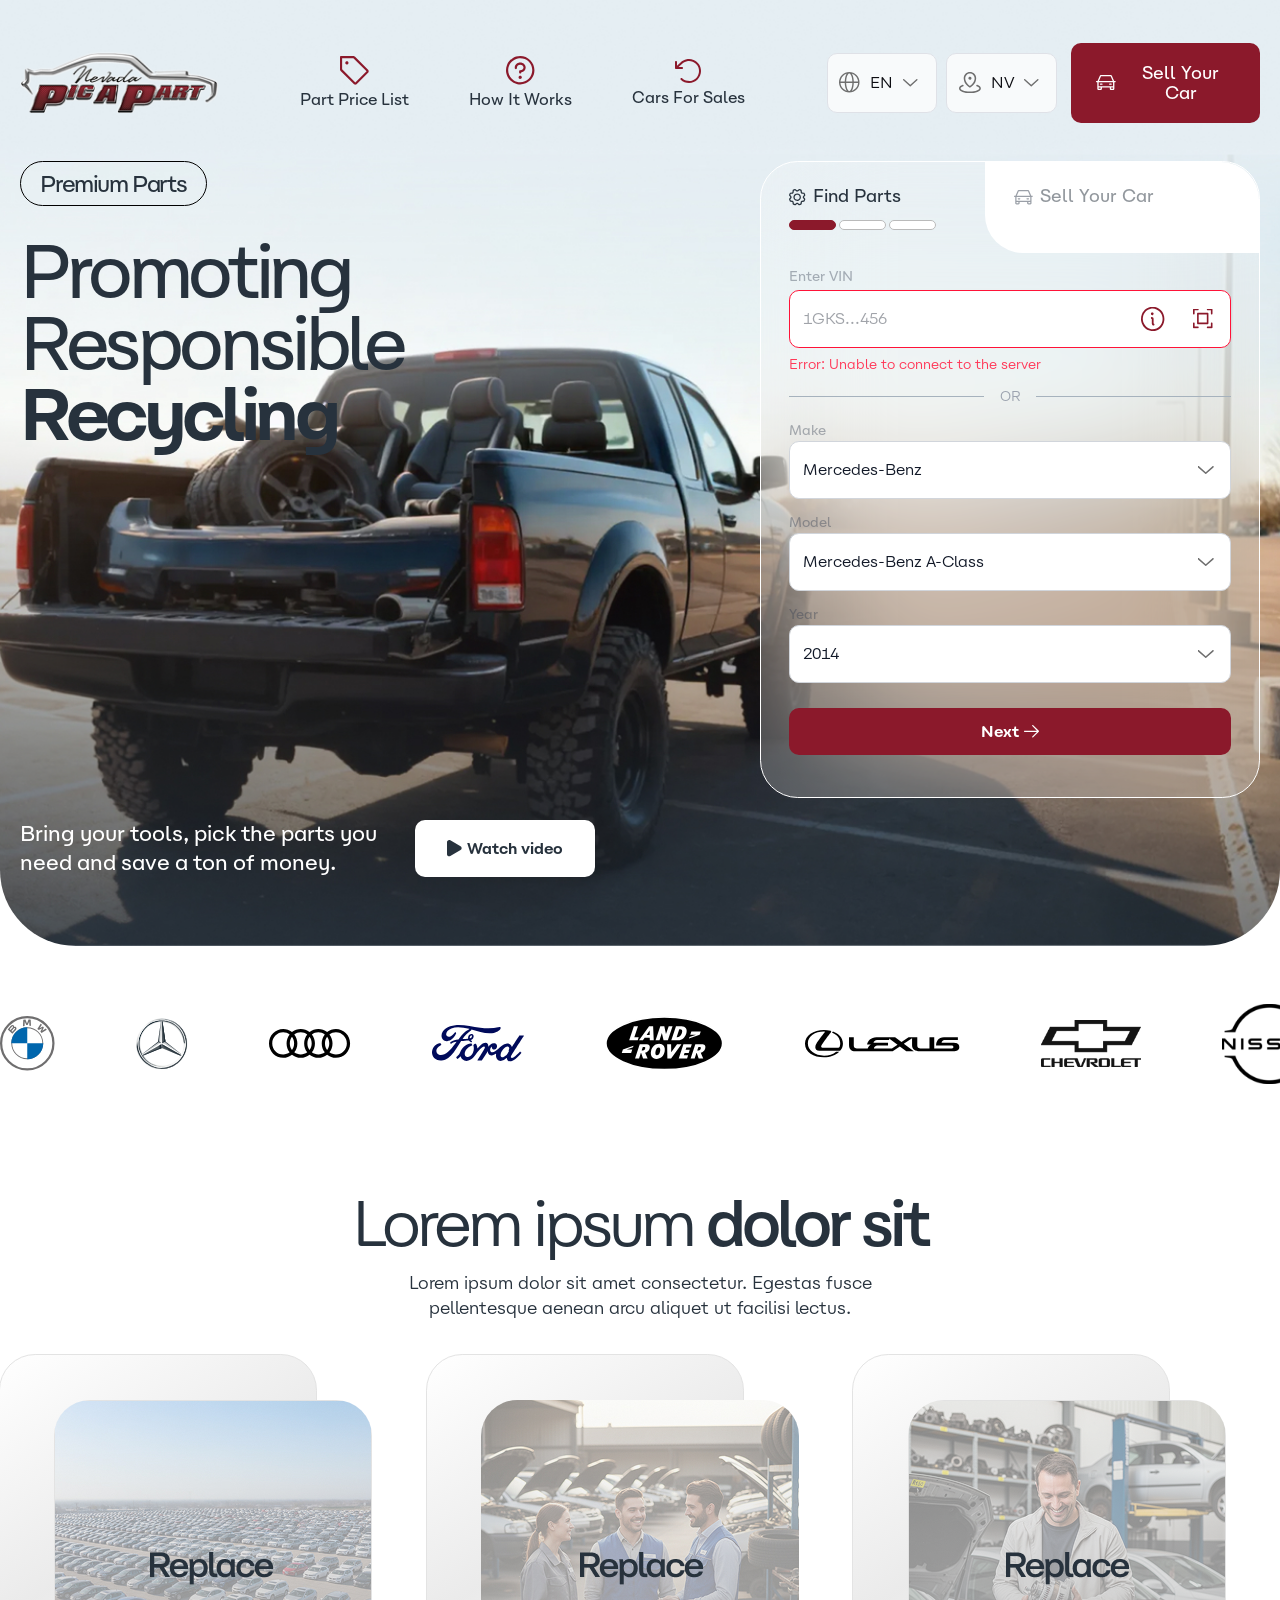
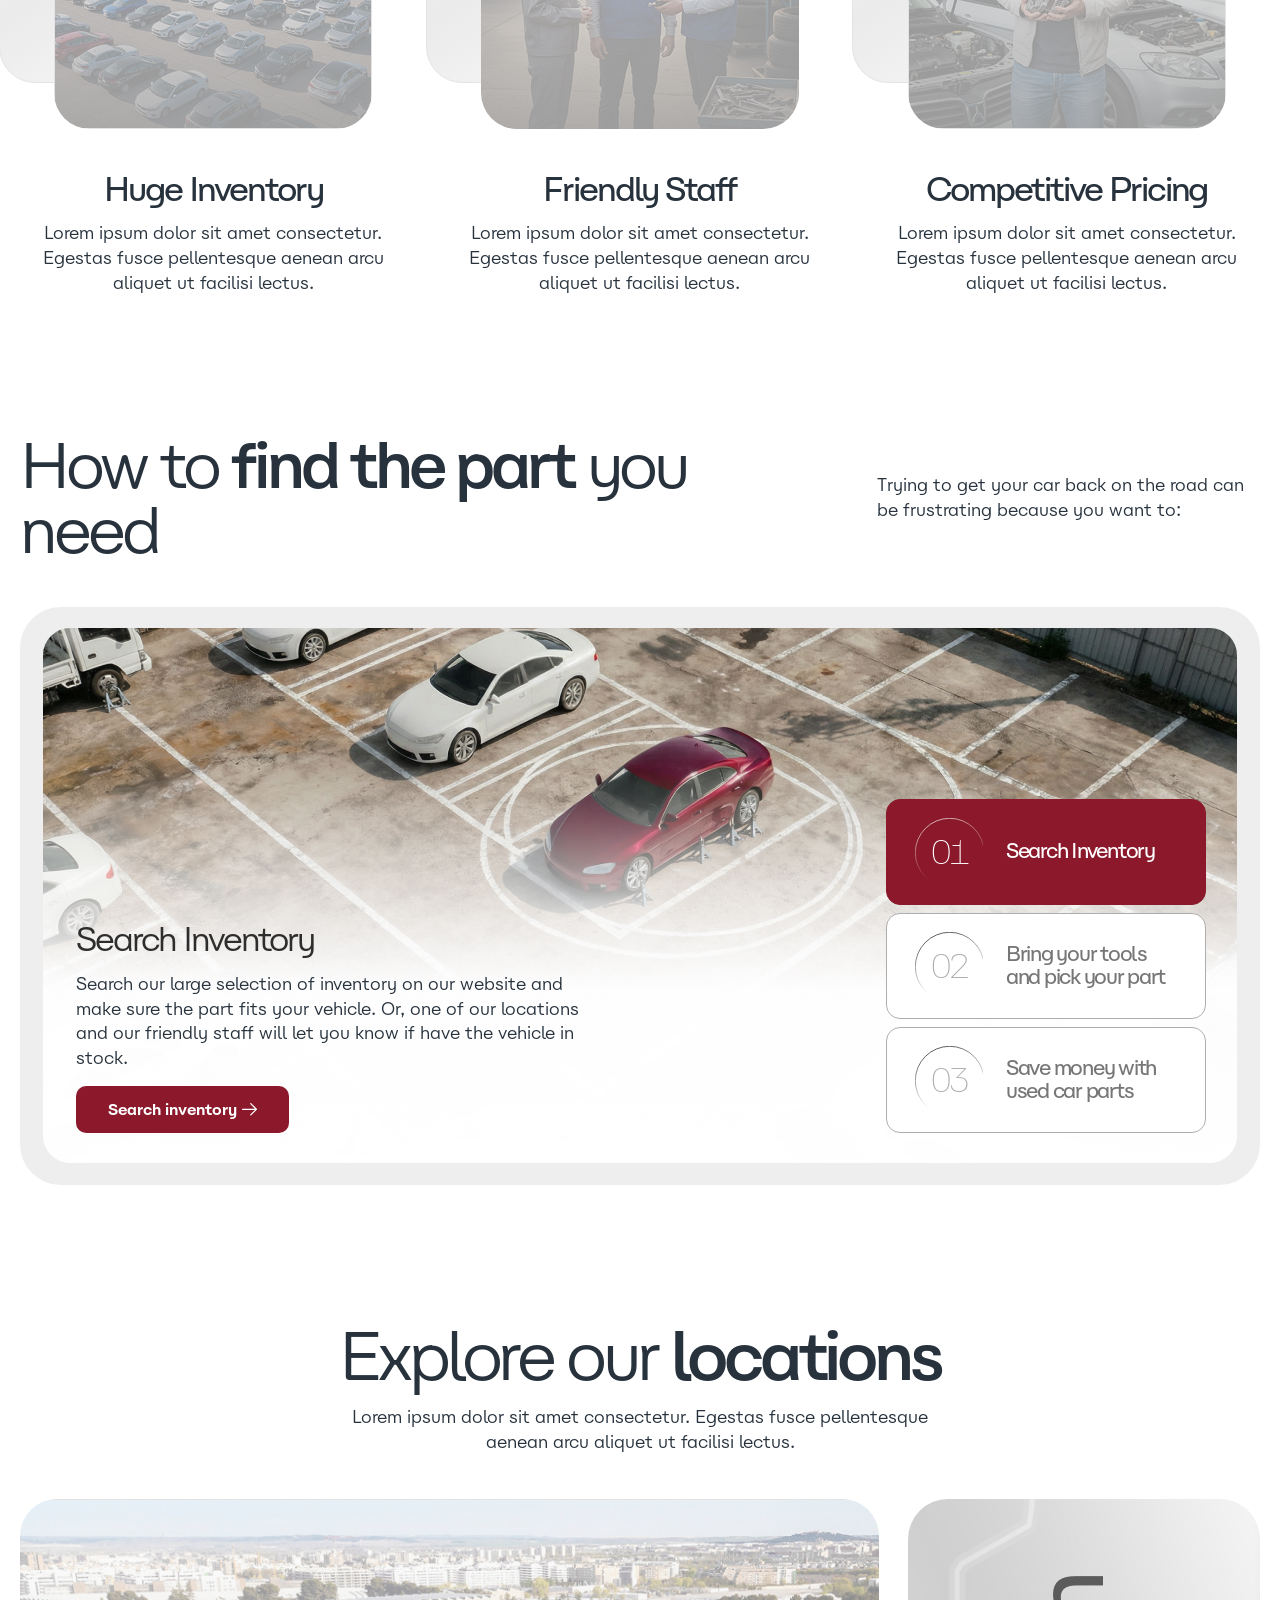
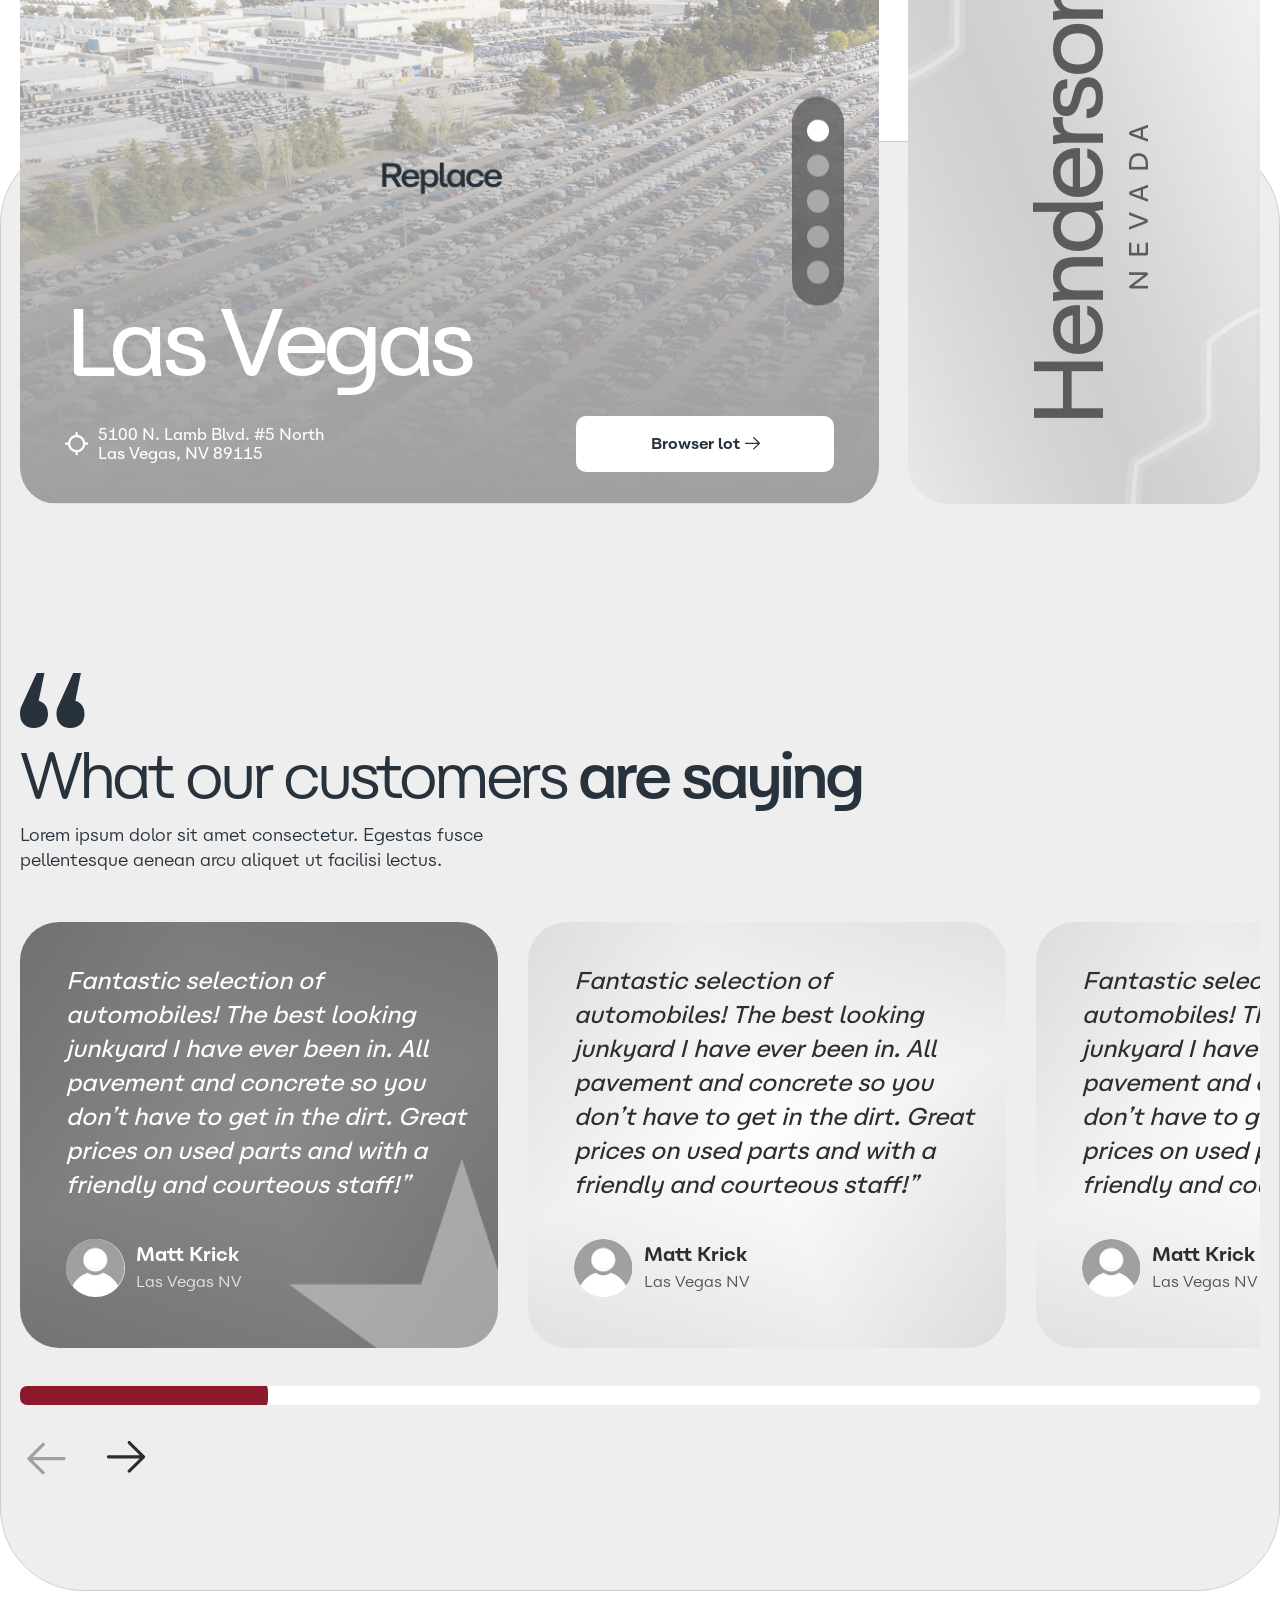
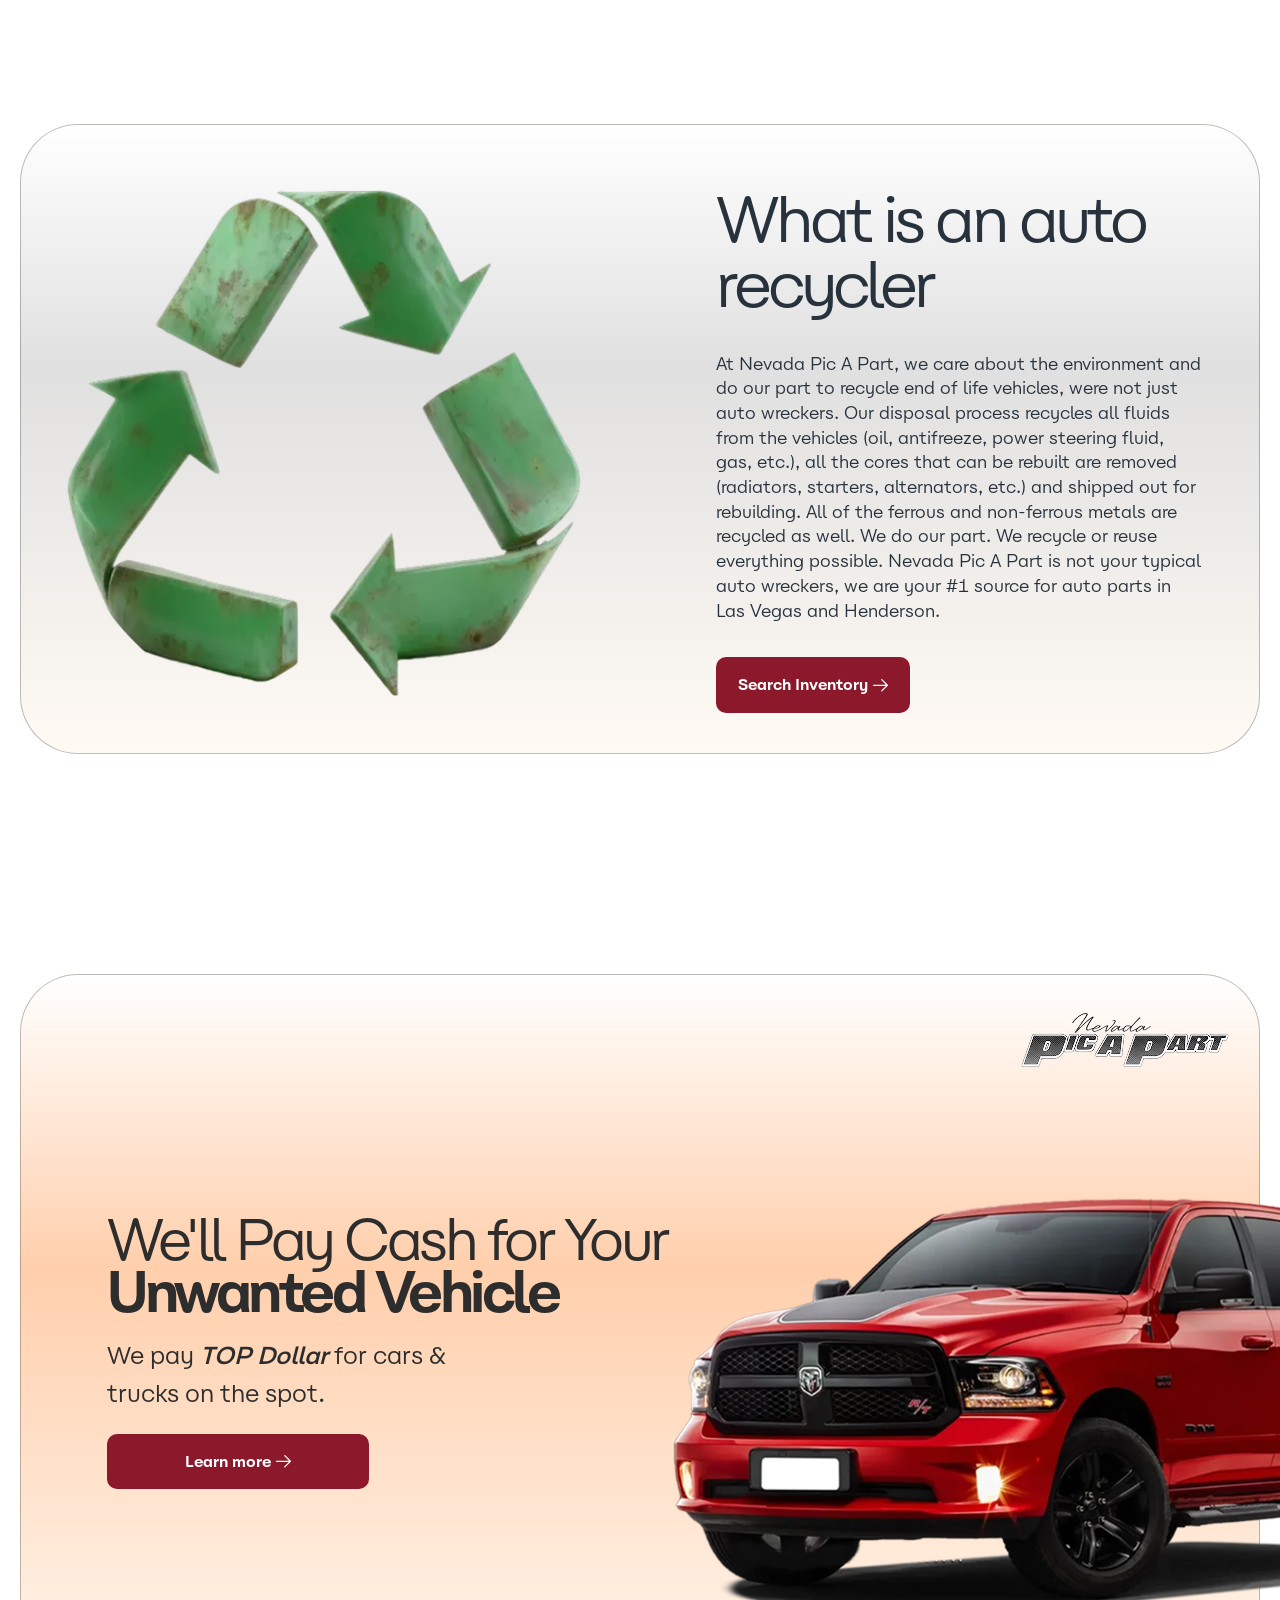
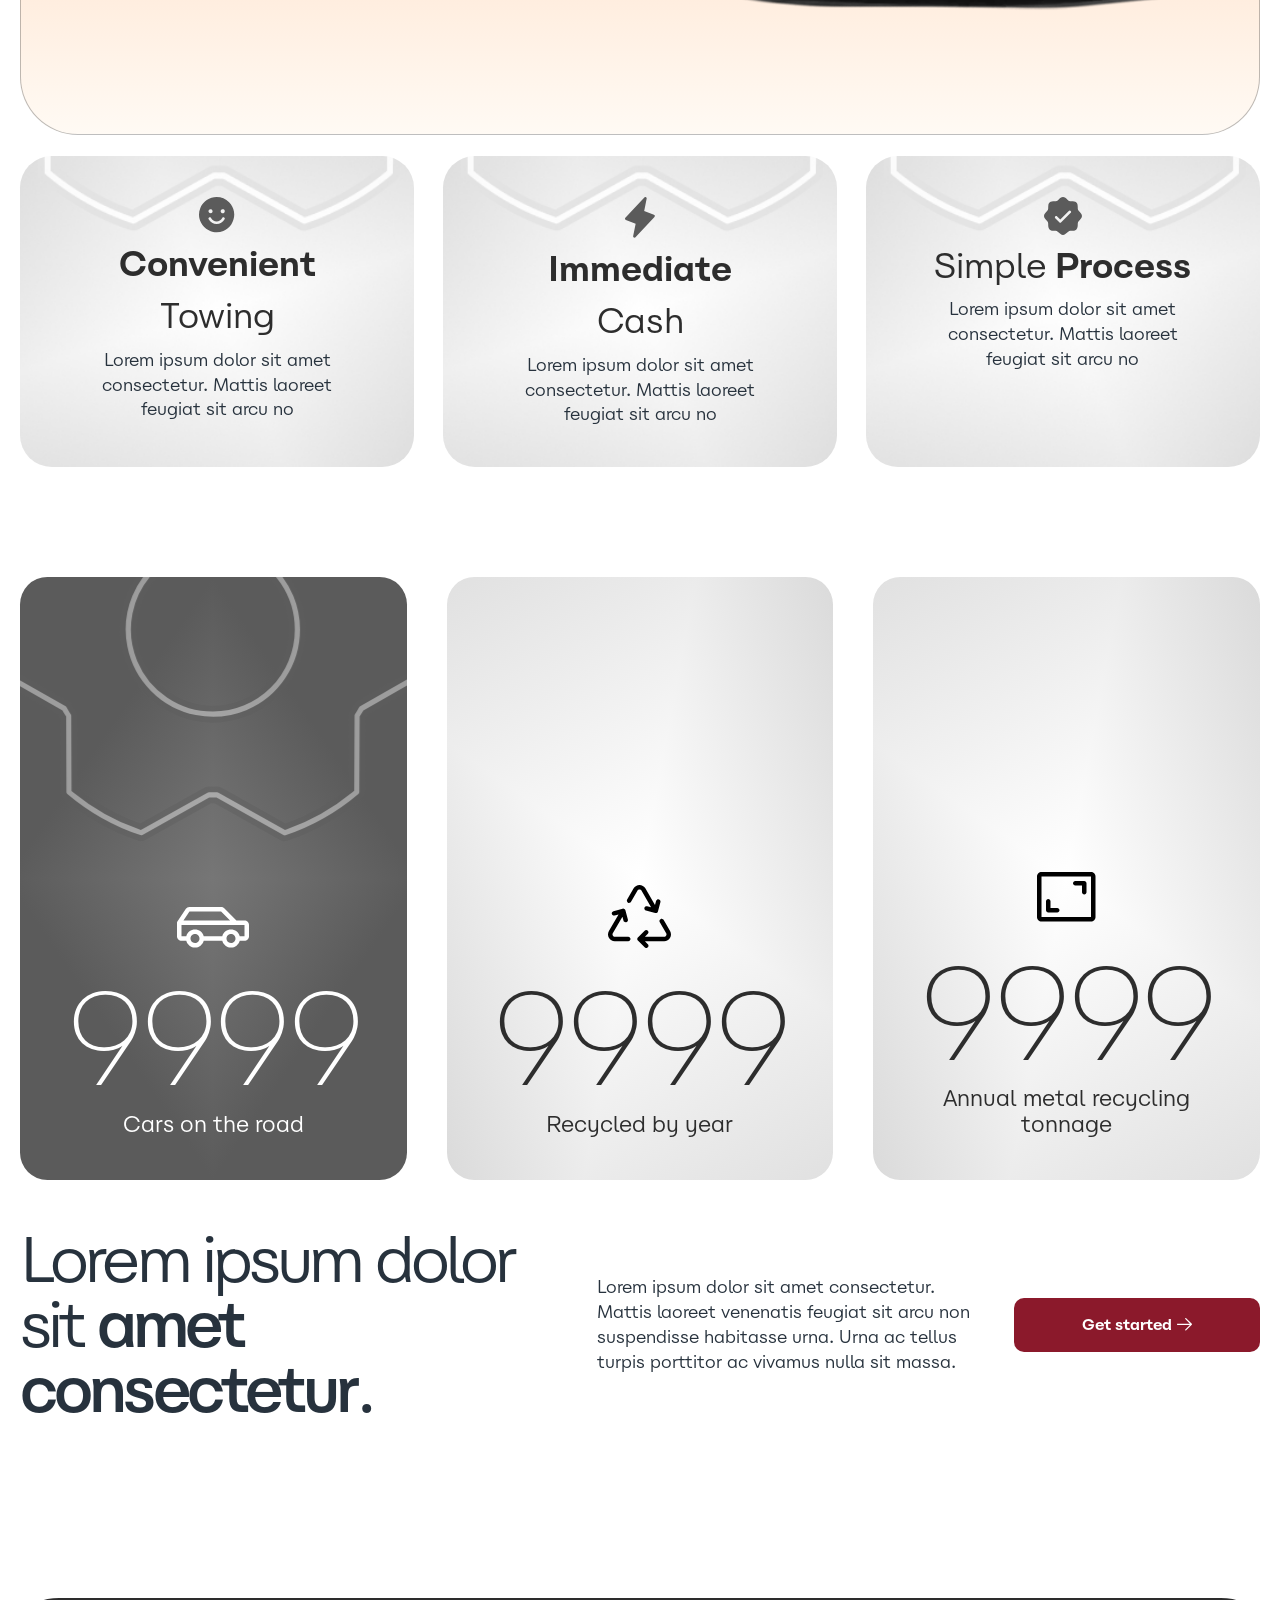
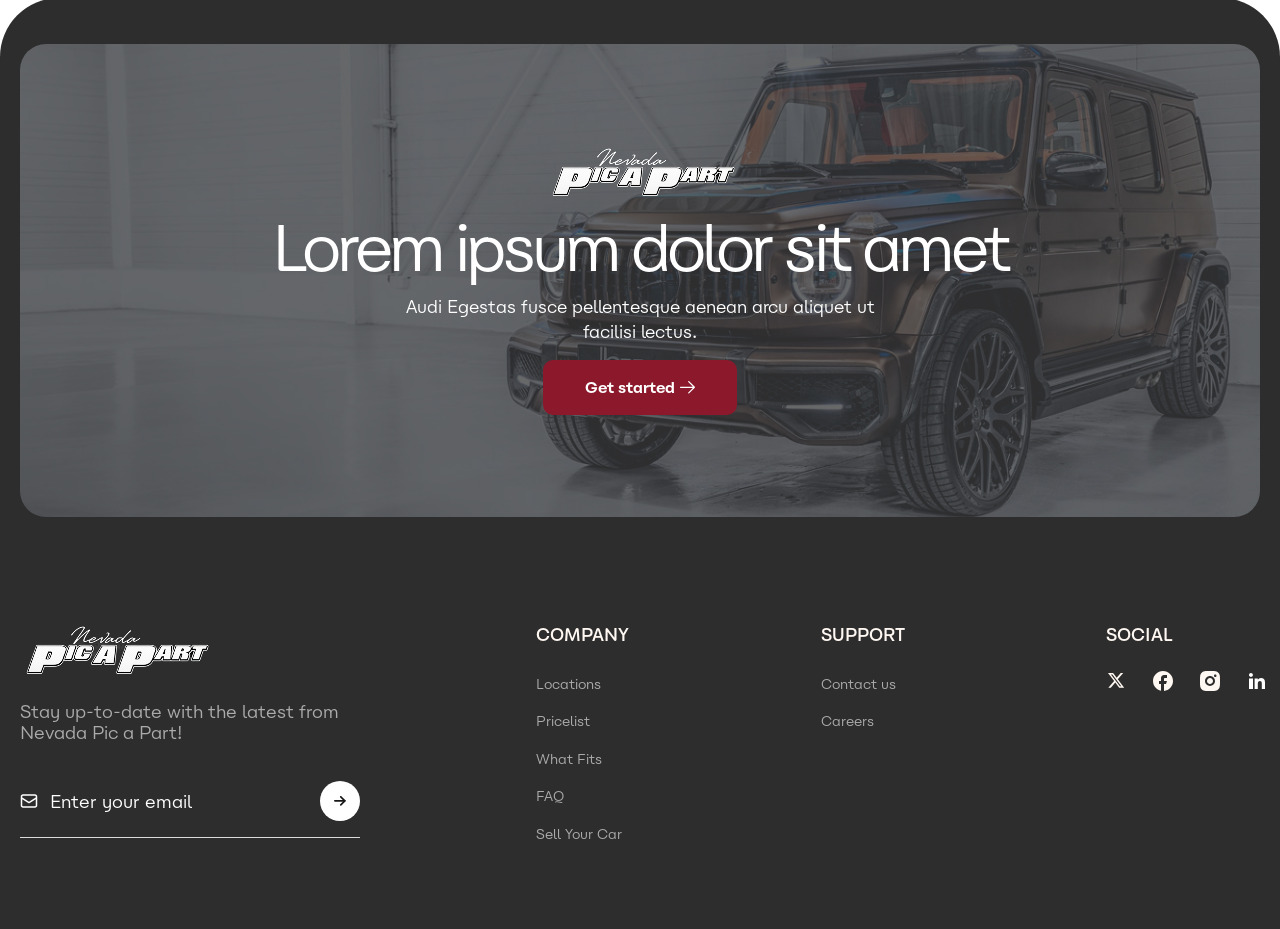
<file: hompage-with-error.html>
<!DOCTYPE html>
<html lang="en">

<head>
    <meta charset="UTF-8">
    <meta http-equiv="X-UA-Compatible" content="IE=edge">
    <meta name="viewport" content="width=device-width, initial-scale=1.0">
    <meta name="description" content="Nevada | Pic a part">

    <link rel="stylesheet" href="css/swiper-bundle.min.css">
    <link rel="stylesheet" href="css/main-styles.css">


    <title>Nevada | Pic a part</title>
</head>

<body>
    <div class="wrapper">
        <header class="header header-absolute">
            <div class="header__container">
                <a href="/" class="header__logo" aria-label="logo and link to homepage">
                    <img src="img/main/logo.png" alt="logo">
                </a>
                <nav class='header-menu'>
                    <ul class='header-menu__list'>
                        <li class='header-menu__item'>
                            <a href='' class='header-menu__link'>
                                <div class="header-menu__icon">
                                    <img src="img/icons/header/label.svg" alt="header-icon">
                                </div>
                                <div class="header-menu__text">
                                    part price list
                                </div>
                            </a>
                        </li>
                        <li class="header-menu__item">
                            <a href='' class='header-menu__link'>
                                <div class="header-menu__icon">
                                    <img src="img/icons/header/questions.svg" alt="header-icon">
                                </div>
                                <div class="header-menu__text">
                                    how it works
                                </div>
                            </a>
                        </li>
                        <li class="header-menu__item">
                            <a href='' class='header-menu__link'>
                                <div class="header-menu__icon">
                                    <img src="img/icons/header/arrow.svg" alt="header-icon">
                                </div>
                                <div class="header-menu__text">
                                    Cars for sales
                                </div>
                            </a>
                        </li>
                    </ul>
                </nav>
                <div class="header__selects">
                    <div class="select-alt" data-select-menu>
                        <button class="select-alt__header" type="button" aria-label="Chose language"
                            data-select-menu-button>
                            <span class="select-alt__icon select-alt__icon-lang">
                                <img src="img/icons/header/lang.svg" alt="language icon">
                            </span>
                            <span class="select-alt__value" data-select-menu-value>EN</span>
                            <span class="select-alt__arrow-icon">
                                <img src="img/icons/header/select-menu_arrow.svg" alt="language icon">
                            </span>
                        </button>
                        <ul class="select-alt__body" data-select-menu-drop-down>
                            <li class="select-alt__item" data-select-menu-option>
                                <a href="" class="select-alt__link">
                                    <span>FR</span>
                                </a>
                            </li>
                            <li class="select-alt__item" data-select-menu-option>
                                <a href="" class="select-alt__link">
                                    <span>UA</span>
                                </a>
                            </li>
                            <li class="select-alt__item" data-select-menu-option>
                                <a href="" class="select-alt__link">
                                    <span>PL</span>
                                </a>
                            </li>
                            <li class="select-alt__item" data-select-menu-option>
                                <a href="" class="select-alt__link">
                                    <span>RO</span>
                                </a>
                            </li>

                        </ul>
                    </div>
                    <div class="select-alt" data-select-menu>
                        <button class="select-alt__header" type="button" aria-label="Chose language"
                            data-select-menu-button>
                            <span class="select-alt__icon select-alt__icon-location">
                                <img src="img/icons/header/location.svg" alt="location icon">
                            </span>
                            <span class="select-alt__value" data-select-menu-value>NV</span>
                            <span class="select-alt__arrow-icon">
                                <img src="img/icons/header/select-menu_arrow.svg" alt="language icon">
                            </span>
                        </button>
                        <ul class="select-alt__body" data-select-menu-drop-down>
                            <li class="select-alt__item" data-select-menu-option>
                                New York
                            </li>
                            <li class="select-alt__item" data-select-menu-option>
                                Las Vegas
                            </li>
                            <li class="select-alt__item" data-select-menu-option>
                                Los Angeles
                            </li>
                            <li class="select-alt__item" data-select-menu-option>
                                Miami
                            </li>

                        </ul>
                    </div>
                </div>
                <a href="" class="header__button button button-alt" data-da=".header-menu,1220,last">
                    <div class="header__icon button__icon">
                        <img src="img/icons/header/car.svg" alt="header-icon">
                    </div>
                    <div class="header__text button__text">
                        Sell Your Car
                    </div>
                </a>
                <button class='burger-menu' aria-label="open and close menu">
                    <span class='burger-menu__line burger-menu__line_1'></span>
                    <span class='burger-menu__line burger-menu__line_2'></span>
                    <span class='burger-menu__line burger-menu__line_3'></span>
                </button>


            </div>
        </header>
        <main class="page">
            <section class='hero-home' aria-labelledby='hero-home-title'>
                <div class="hero-home__container-large">
                    <div class="hero-home__back ibg">
                        <img src="img/homepage/hero/back.jpg" alt="hero-background">
                    </div>
                    <div class="hero-home__back-mobile ibg">
                        <img src="img/homepage/hero/back-mobile.jpg" alt="hero-background">
                    </div>
                    <div class='hero-home__container'>
                        <div class="hero-home__body">
                            <div class="hero-home__info">
                                <div class="hero-home__label">
                                    Premium Parts
                                </div>
                                <h1 class="hero-home__title hero-home-title">
                                    Promoting Responsible <span>Recycling</span>
                                </h1>
                            </div>
                            <div class="action-hero-home" data-filter>
                                <div class="action-hero-home__tabs">
                                    <button type="button" class="action-hero-home__tab action-hero-home__tab-01 _active"
                                        data-filter-category="parts">
                                        <span class="action-hero-home__wrapper">
                                            <span class="action-hero-home__icon">
                                                <img src="img/icons/home-page/gear.svg" alt="heor-icon">
                                            </span>
                                            <span class="action-hero-home__text">
                                                Find Parts
                                            </span>
                                        </span>
                                        <span class="action-hero-home__progress-bar">
                                            <span class="action-hero-home__progress-item _active">

                                            </span>
                                            <span class="action-hero-home__progress-item">

                                            </span>
                                            <span class="action-hero-home__progress-item">

                                            </span>
                                        </span>
                                    </button>
                                    <button type="button" class="action-hero-home__tab action-hero-home__tab-02"
                                        data-filter-category="car">
                                        <span class="action-hero-home__wrapper">
                                            <span class="action-hero-home__icon">
                                                <img src="img/icons/home-page/car.svg" alt="heor-icon">
                                            </span>
                                            <span class="action-hero-home__text">
                                                Sell Your Car
                                            </span>
                                        </span>
                                        <span class="action-hero-home__progress-bar">
                                            <span class="action-hero-home__progress-item _active">

                                            </span>
                                            <span class="action-hero-home__progress-item">

                                            </span>
                                            <span class="action-hero-home__progress-item">

                                            </span>
                                        </span>
                                    </button>
                                </div>
                                <div class="action-hero-home__forms">
                                    <form action="#" class="action-hero-home__form form-action-home _show"
                                        data-filter-content="parts">
                                        <fieldset class="form-action-home__step _show" data-step="01">
                                            <div class="form-action-home__item form-action-home__item-alt _error">
                                                <label for="vin-code-parts" class="form-action-home__label">Enter
                                                    VIN</label>
                                                <div class="form-action-home__wrapper">
                                                    <input autocapitalize="characters" autocorrect="off" type="text" placeholder="1GKS...456" name="Vin Code"
                                                        id="vin-code-parts" class="form-action-home__input">
                                                    <div class="form-action-home__info-buttons">
                                                        <button data-pop-up-trigger="vin-info" type="button"
                                                            class="form-action-home__info-button" aria-label="VIN Info">
                                                            <img src="img/icons/home-page/info.svg" loading="lazy" alt="info-button">
                                                        </button>
                                                        <button type="button" class="form-action-home__info-button"
                                                            aria-label="VIN code">
                                                            <img src="img/icons/home-page/code.svg" loading="lazy" alt="info-button">
                                                        </button>
                                                    </div>
                                                    <div class="form-action-home__pop-up pop-up-form-action"
                                                        data-pop-up-content="vin-info">
                                                        <h2 class="pop-up-form-action__title">
                                                            Find your VIN Number
                                                        </h2>
                                                        <div class="pop-up-form-action__body">
                                                            <div class='pop-up-form-action__swiper swiper'>
                                                                <div class='pop-up-form-action__wrapper swiper-wrapper'>
                                                                    <div class='pop-up-form-action__slide swiper-slide'>
                                                                        <div class="pop-up-form-action__img">
                                                                            <img src="img/homepage/hero/pop-up-swiper-image_01.jpg" loading="lazy"
                                                                                alt="pop-up-swiper-image">
                                                                        </div>
                                                                    </div>
                                                                    <div class='pop-up-form-action__slide swiper-slide'>
                                                                        <div class="pop-up-form-action__img">
                                                                            <img src="img/homepage/hero/pop-up-swiper-image_01.jpg" loading="lazy"
                                                                                alt="pop-up-swiper-image">
                                                                        </div>
                                                                    </div>
                                                                    <div class='pop-up-form-action__slide swiper-slide'>
                                                                        <div class="pop-up-form-action__img">
                                                                            <img src="img/homepage/hero/pop-up-swiper-image_01.jpg" loading="lazy"
                                                                                alt="pop-up-swiper-image">
                                                                        </div>
                                                                    </div>
                                                                    <div class='pop-up-form-action__slide swiper-slide'>
                                                                        <div class="pop-up-form-action__img">
                                                                            <img src="img/homepage/hero/pop-up-swiper-image_01.jpg" loading="lazy"
                                                                                alt="pop-up-swiper-image">
                                                                        </div>
                                                                    </div>
                                                                    <div class='pop-up-form-action__slide swiper-slide'>
                                                                        <div class="pop-up-form-action__img">
                                                                            <img src="img/homepage/hero/pop-up-swiper-image_01.jpg" loading="lazy"
                                                                                alt="pop-up-swiper-image">
                                                                        </div>
                                                                    </div>
                                                                </div>
                                                                <div
                                                                    class="pop-up-form-action__pagination swiper-pagination">
                                                                </div>
                                                            </div>
                                                            <div class="pop-up-form-action__text">
                                                                Lorem ipsum dolor sit amet consectetur. Turpis euismod
                                                                lectus arcu non. Semper consectetur condimentum lacus
                                                                diam.
                                                            </div>
                                                        </div>
                                                    </div>

                                                </div>
                                                <div class="form-action-home__error-message">
                                                    Error: Unable to connect to the server
                                                </div>
                                                <div class="form-action-home__border">
                                                    <span class="form-action-home__line"></span>
                                                    <span class="form-action-home__text">or</span>
                                                    <span class="form-action-home__line"></span>
                                                </div>
                                            </div>
                                            <div class="form-action-home__fields">
                                                <div class="form-action-home__field">
                                                    <!-- 
                                                      ⚠️ CRITICAL HTML MARKUP RULES FOR SELECT COMPONENT
                                                      
                                                      1. COMPONENT BEHAVIOR BY DEVICE:
                                                         - The custom dropdown ([data-js-select-dropdown]) is displayed ONLY on Desktop and Tablets.
                                                         - The native <select> ([data-js-select-original-control]) is displayed ONLY on Mobile devices.
                                                      
                                                      2. OPTION ORDER SYNCHRONIZATION:
                                                         - The order of elements inside the custom dropdown MUST perfectly match 
                                                           the order of <option> tags inside the native <select> (Index-to-Index).
                                                      
                                                      3. VALUE & TEXT IDENTITY:
                                                         - The `value` attribute of the <option> tag MUST be exactly identical to its inner text 
                                                           (case-sensitive), otherwise JavaScript won't be able to pass the value to the control.
                                                         - Correct:   <option value="Oldest">Oldest</option>
                                                         - Incorrect: <option value="oldest">Oldest</option>
                                                      
                                                      4. INITIAL INITIALIZATION:
                                                         - The active item text inside the button ([data-js-select-button]) MUST match 
                                                           the <option> tag that has the `selected` attribute during page load.
                                                    -->
                                                    <div class="select" data-js-select>
                                                        <label class="form-action-home__label"
                                                            id="car-select-parts-label" for="car-select-parts-prefix">
                                                            Make
                                                        </label>
                                                        <select class="select__original-control field__control"
                                                            id="car-select-parts-prefix" tabindex="-1"
                                                            data-js-select-original-control>
                                                            <option selected value="Mercedes-Benz">Mercedes-Benz
                                                            </option>
                                                            <option value="Audi">Audi</option>
                                                            <option value="Porsche">Porsche</option>
                                                            <option value="Lexus">Lexus</option>
                                                            <option value="Jaguar">Jaguar</option>
                                                            <option value="Volvo">Volvo</option>
                                                            <option value="Tesla">Tesla</option>
                                                            <option value="Land Rover">Land Rover</option>
                                                            <option value="Cadillac">Cadillac</option>
                                                            <option value="Alfa Romeo">Alfa Romeo</option>
                                                        </select>
                                                        <div class="select__body" >
                                                            <div class="select__button field__control" tabindex="0"
                                                                role="combobox" aria-expanded="false"
                                                                aria-haspopup="listbox"
                                                                aria-controls="car-select-parts-dropdown"
                                                                aria-labelledby="car-select-parts-label"
                                                                
                                                                data-js-select-button>
                                                                Mercedes-Benz
                                                            </div>
                                                            <div class="select__dropdown" id="car-select-parts-dropdown"
                                                                role="listbox" aria-labelledby="car-select-parts-label"
                                                                data-js-select-dropdown>
                                                                <div class="select__option is-selected is-current"
                                                                    id="car-select-parts-options-1" role="option"
                                                                    aria-selected="true" data-js-select-option>
                                                                    Mercedes-Benz
                                                                </div>
                                                                <div class="select__option"
                                                                    id="car-select-parts-options-2" role="option"
                                                                    aria-selected="false" data-js-select-option>
                                                                    Audi
                                                                </div>
                                                                <div class="select__option"
                                                                    id="car-select-parts-options-3" role="option"
                                                                    aria-selected="false" data-js-select-option>
                                                                    Porsche
                                                                </div>
                                                                <div class="select__option"
                                                                    id="car-select-parts-options-4" role="option"
                                                                    aria-selected="false" data-js-select-option>
                                                                    Lexus
                                                                </div>
                                                                <div class="select__option"
                                                                    id="car-select-parts-options-5" role="option"
                                                                    aria-selected="false" data-js-select-option>
                                                                    Jaguar
                                                                </div>
                                                                <div class="select__option"
                                                                    id="car-select-parts-options-6" role="option"
                                                                    aria-selected="false" data-js-select-option>
                                                                    Volvo
                                                                </div>
                                                                <div class="select__option"
                                                                    id="car-select-parts-options-7" role="option"
                                                                    aria-selected="false" data-js-select-option>
                                                                    Tesla
                                                                </div>
                                                                <div class="select__option"
                                                                    id="car-select-parts-options-8" role="option"
                                                                    aria-selected="false" data-js-select-option>
                                                                    Land Rover
                                                                </div>
                                                                <div class="select__option"
                                                                    id="car-select-parts-options-9" role="option"
                                                                    aria-selected="false" data-js-select-option>
                                                                    Cadillac
                                                                </div>
                                                                <div class="select__option"
                                                                    id="car-select-parts-options-10" role="option"
                                                                    aria-selected="false" data-js-select-option>
                                                                    Alfa Romeo
                                                                </div>
                                                            </div>
                                                        </div>
                                                    </div>
                                                </div>
                                                <div class="form-action-home__field">
                                                    <!-- 
                                                      ⚠️ CRITICAL HTML MARKUP RULES FOR SELECT COMPONENT
                                                      
                                                      1. COMPONENT BEHAVIOR BY DEVICE:
                                                         - The custom dropdown ([data-js-select-dropdown]) is displayed ONLY on Desktop and Tablets.
                                                         - The native <select> ([data-js-select-original-control]) is displayed ONLY on Mobile devices.
                                                      
                                                      2. OPTION ORDER SYNCHRONIZATION:
                                                         - The order of elements inside the custom dropdown MUST perfectly match 
                                                           the order of <option> tags inside the native <select> (Index-to-Index).
                                                      
                                                      3. VALUE & TEXT IDENTITY:
                                                         - The `value` attribute of the <option> tag MUST be exactly identical to its inner text 
                                                           (case-sensitive), otherwise JavaScript won't be able to pass the value to the control.
                                                         - Correct:   <option value="Oldest">Oldest</option>
                                                         - Incorrect: <option value="oldest">Oldest</option>
                                                      
                                                      4. INITIAL INITIALIZATION:
                                                         - The active item text inside the button ([data-js-select-button]) MUST match 
                                                           the <option> tag that has the `selected` attribute during page load.
                                                    -->
                                                    <div class="select" data-js-select>
                                                        <label class="form-action-home__label" id="model-parts-label"
                                                            for="model-parts-select">
                                                            Model
                                                        </label>
                                                        <select class="select__original-control field__control"
                                                            id="model-parts-select" tabindex="-1"
                                                            data-js-select-original-control>
                                                            <option selected value="Mercedes-Benz A-Class">Mercedes-Benz
                                                                A-Class
                                                            </option>
                                                            <option value="Mercedes-Benz C-Class">Mercedes-Benz C-Class
                                                            </option>
                                                            <option value="Mercedes-Benz E-Class">Mercedes-Benz E-Class
                                                            </option>
                                                            <option value="Mercedes-Benz S-Class">Mercedes-Benz S-Class
                                                            </option>
                                                            <option value="Mercedes-Benz G-Class">Mercedes-Benz G-Class
                                                            </option>
                                                        </select>
                                                        <div class="select__body" >
                                                            <div class="select__button field__control" tabindex="0"
                                                                role="combobox" aria-expanded="false"
                                                                aria-haspopup="listbox"
                                                                aria-controls="model-parts-dropdown"
                                                                aria-labelledby="model-parts-label"
                                                                
                                                                data-js-select-button>
                                                                Mercedes-Benz A-Class
                                                            </div>
                                                            <div class="select__dropdown" id="model-parts-dropdown"
                                                                role="listbox" aria-labelledby="model-parts-label"
                                                                data-js-select-dropdown>
                                                                <div class="select__option is-selected is-current"
                                                                    id="model-parts-option-1" role="option"
                                                                    aria-selected="true" data-js-select-option>
                                                                    Mercedes-Benz A-Class
                                                                </div>
                                                                <div class="select__option" id="model-parts-option-2"
                                                                    role="option" aria-selected="false"
                                                                    data-js-select-option>
                                                                    Mercedes-Benz C-Class
                                                                </div>
                                                                <div class="select__option" id="model-parts-option-3"
                                                                    role="option" aria-selected="false"
                                                                    data-js-select-option>
                                                                    Mercedes-Benz E-Class
                                                                </div>
                                                                <div class="select__option" id="model-parts-option-4"
                                                                    role="option" aria-selected="false"
                                                                    data-js-select-option>
                                                                    Mercedes-Benz S-Class
                                                                </div>
                                                                <div class="select__option" id="model-parts-option-5"
                                                                    role="option" aria-selected="false"
                                                                    data-js-select-option>
                                                                    Mercedes-Benz G-Class
                                                                </div>
                                                            </div>
                                                        </div>
                                                    </div>
                                                </div>
                                                <div class="form-action-home__field">
                                                    <!-- 
                                                      ⚠️ CRITICAL HTML MARKUP RULES FOR SELECT COMPONENT
                                                      
                                                      1. COMPONENT BEHAVIOR BY DEVICE:
                                                         - The custom dropdown ([data-js-select-dropdown]) is displayed ONLY on Desktop and Tablets.
                                                         - The native <select> ([data-js-select-original-control]) is displayed ONLY on Mobile devices.
                                                      
                                                      2. OPTION ORDER SYNCHRONIZATION:
                                                         - The order of elements inside the custom dropdown MUST perfectly match 
                                                           the order of <option> tags inside the native <select> (Index-to-Index).
                                                      
                                                      3. VALUE & TEXT IDENTITY:
                                                         - The `value` attribute of the <option> tag MUST be exactly identical to its inner text 
                                                           (case-sensitive), otherwise JavaScript won't be able to pass the value to the control.
                                                         - Correct:   <option value="Oldest">Oldest</option>
                                                         - Incorrect: <option value="oldest">Oldest</option>
                                                      
                                                      4. INITIAL INITIALIZATION:
                                                         - The active item text inside the button ([data-js-select-button]) MUST match 
                                                           the <option> tag that has the `selected` attribute during page load.
                                                    -->
                                                    <div class="select" data-js-select>
                                                        <label class="form-action-home__label" id="parts-year-label"
                                                            for="parts-year-select">
                                                            Year
                                                        </label>
                                                        <select class="select__original-control field__control"
                                                            id="parts-year-select" tabindex="-1"
                                                            data-js-select-original-control>
                                                            <option selected value="2014">2014</option>
                                                            <option value="2013">2013</option>
                                                            <option value="2012">2012</option>
                                                            <option value="2011">2011</option>
                                                            <option value="2010">2010</option>
                                                        </select>
                                                        <div class="select__body">
                                                            <div class="select__button field__control" tabindex="0"
                                                                role="combobox" aria-expanded="false"
                                                                aria-haspopup="listbox"
                                                                aria-controls="parts-year-dropdown"
                                                                aria-labelledby="parts-year-label"
                                                                
                                                                data-js-select-button>
                                                                2014
                                                            </div>
                                                            <div class="select__dropdown" id="parts-year-dropdown"
                                                                role="listbox" aria-labelledby="parts-year-label"
                                                                data-js-select-dropdown>
                                                                <div class="select__option is-selected is-current"
                                                                    id="parts-year-option-1" role="option"
                                                                    aria-selected="true" data-js-select-option>
                                                                    2014
                                                                </div>
                                                                <div class="select__option" id="parts-year-option-2"
                                                                    role="option" aria-selected="false"
                                                                    data-js-select-option>
                                                                    2013
                                                                </div>
                                                                <div class="select__option" id="parts-year-option-3"
                                                                    role="option" aria-selected="false"
                                                                    data-js-select-option>
                                                                    2012
                                                                </div>
                                                                <div class="select__option" id="parts-year-option-4"
                                                                    role="option" aria-selected="false"
                                                                    data-js-select-option>
                                                                    2011
                                                                </div>
                                                                <div class="select__option" id="parts-year-option-5"
                                                                    role="option" aria-selected="false"
                                                                    data-js-select-option>
                                                                    2010
                                                                </div>
                                                            </div>
                                                        </div>
                                                    </div>
                                                </div>
                                            </div>
                                            <button type="button" class="form-action-home__button button">
                                                <span class="button__text">
                                                    Next
                                                </span>
                                                <span class="button__icon">
                                                    <img src="img/icons/button-arrow.svg" loading="lazy" alt="button-icon">
                                                </span>
                                            </button>
                                        </fieldset>
                                    </form>
                                    <form action="#" class="action-hero-home__form form-action-home"
                                        data-filter-content="car">
                                        <fieldset class="form-action-home__step _show" data-step="01">
                                            <div class="form-action-home__item form-action-home__item-alt _error">
                                                <label for="vin-code-parts" class="form-action-home__label">Enter
                                                    VIN</label>
                                                <div class="form-action-home__wrapper">
                                                    <input autocapitalize="characters" autocorrect="off" type="text" placeholder="1GKS...456" name="Vin Code"
                                                        id="vin-code-parts" class="form-action-home__input">
                                                    <div class="form-action-home__info-buttons">
                                                        <button data-pop-up-trigger="vin-info" type="button" class="form-action-home__info-button"
                                                            aria-label="VIN Info">
                                                            <img src="img/icons/home-page/info.svg" loading="lazy" alt="info-button">
                                                        </button>
                                                        <button type="button" class="form-action-home__info-button" aria-label="VIN code">
                                                            <img src="img/icons/home-page/code.svg" loading="lazy" alt="info-button">
                                                        </button>
                                                    </div>
                                                    <div class="form-action-home__pop-up pop-up-form-action" data-pop-up-content="vin-info">
                                                        <h2 class="pop-up-form-action__title">
                                                            Find your VIN Number
                                                        </h2>
                                                        <div class="pop-up-form-action__body">
                                                            <div class='pop-up-form-action__swiper swiper'>
                                                                <div class='pop-up-form-action__wrapper swiper-wrapper'>
                                                                    <div class='pop-up-form-action__slide swiper-slide'>
                                                                        <div class="pop-up-form-action__img">
                                                                            <img src="img/homepage/hero/pop-up-swiper-image_01.jpg" loading="lazy"
                                                                                alt="pop-up-swiper-image">
                                                                        </div>
                                                                    </div>
                                                                    <div class='pop-up-form-action__slide swiper-slide'>
                                                                        <div class="pop-up-form-action__img">
                                                                            <img src="img/homepage/hero/pop-up-swiper-image_01.jpg" loading="lazy"
                                                                                alt="pop-up-swiper-image">
                                                                        </div>
                                                                    </div>
                                                                    <div class='pop-up-form-action__slide swiper-slide'>
                                                                        <div class="pop-up-form-action__img">
                                                                            <img src="img/homepage/hero/pop-up-swiper-image_01.jpg" loading="lazy"
                                                                                alt="pop-up-swiper-image">
                                                                        </div>
                                                                    </div>
                                                                    <div class='pop-up-form-action__slide swiper-slide'>
                                                                        <div class="pop-up-form-action__img">
                                                                            <img src="img/homepage/hero/pop-up-swiper-image_01.jpg" loading="lazy"
                                                                                alt="pop-up-swiper-image">
                                                                        </div>
                                                                    </div>
                                                                    <div class='pop-up-form-action__slide swiper-slide'>
                                                                        <div class="pop-up-form-action__img">
                                                                            <img src="img/homepage/hero/pop-up-swiper-image_01.jpg" loading="lazy"
                                                                                alt="pop-up-swiper-image">
                                                                        </div>
                                                                    </div>
                                                                </div>
                                                                <div class="pop-up-form-action__pagination swiper-pagination">
                                                                </div>
                                                            </div>
                                                            <div class="pop-up-form-action__text">
                                                                Lorem ipsum dolor sit amet consectetur. Turpis euismod
                                                                lectus arcu non. Semper consectetur condimentum lacus
                                                                diam.
                                                            </div>
                                                        </div>
                                                    </div>
                                            
                                                </div>
                                                <div class="form-action-home__error-message">
                                                    Error: Unable to connect to the server
                                                </div>
                                                <div class="form-action-home__border">
                                                    <span class="form-action-home__line"></span>
                                                    <span class="form-action-home__text">or</span>
                                                    <span class="form-action-home__line"></span>
                                                </div>
                                            </div>
                                            <div class="form-action-home__fields">
                                                <div class="form-action-home__field">
                                                    <div class="select" data-js-select>
                                                        <label class="form-action-home__label" id="car-sell-label" for="car-sell-select">
                                                            Make
                                                        </label>
                                                        <select class="select__original-control field__control" id="car-sell-select" tabindex="-1"
                                                            data-js-select-original-control>
                                                            <option selected value="Mercedes-Benza">Mercedes-Benza
                                                            </option>
                                                            <option value="Audi">Audi</option>
                                                            <option value="Porsche">Porsche</option>
                                                            <option value="Lexus">Lexus</option>
                                                            <option value="Jaguar">Jaguar</option>
                                                            <option value="Volvo">Volvo</option>
                                                            <option value="Tesla">Tesla</option>
                                                            <option value="Land Rover">Land Rover</option>
                                                            <option value="Cadillac">Cadillac</option>
                                                            <option value="Alfa Romeo">Alfa Romeo</option>
                                                        </select>
                                                        <div class="select__body" >
                                                            <div class="select__button field__control" tabindex="0" role="combobox" aria-expanded="false"
                                                                aria-haspopup="listbox" aria-controls="car-sell-dropdown" aria-labelledby="car-sell-label"
                                                                data-js-select-button>
                                                                Mercedes-Benza
                                                            </div>
                                                            <div class="select__dropdown" id="car-sell-dropdown" role="listbox" aria-labelledby="car-sell-label"
                                                                data-js-select-dropdown>
                                                                <div class="select__option is-selected is-current" id="car-sell-option-1" role="option" aria-selected="true"
                                                                    data-js-select-option>
                                                                    Mercedes-Benza
                                                                </div>
                                                                <div class="select__option" id="car-sell-option-2" role="option" aria-selected="false"
                                                                    data-js-select-option>
                                                                    Audi
                                                                </div>
                                                                <div class="select__option" id="car-sell-option-3" role="option" aria-selected="false"
                                                                    data-js-select-option>
                                                                    Porsche
                                                                </div>
                                                                <div class="select__option" id="car-sell-option-4" role="option" aria-selected="false"
                                                                    data-js-select-option>
                                                                    Lexus
                                                                </div>
                                                                <div class="select__option" id="car-sell-option-5" role="option" aria-selected="false"
                                                                    data-js-select-option>
                                                                    Jaguar
                                                                </div>
                                                                <div class="select__option" id="car-sell-option-6" role="option" aria-selected="false"
                                                                    data-js-select-option>
                                                                    Volvo
                                                                </div>
                                                                <div class="select__option" id="car-sell-option-7" role="option" aria-selected="false"
                                                                    data-js-select-option>
                                                                    Tesla
                                                                </div>
                                                                <div class="select__option" id="car-sell-option-8" role="option" aria-selected="false"
                                                                    data-js-select-option>
                                                                    Land Rover
                                                                </div>
                                                                <div class="select__option" id="car-sell-option-9" role="option" aria-selected="false"
                                                                    data-js-select-option>
                                                                    Cadillac
                                                                </div>
                                                                <div class="select__option" id="car-sell-option-10" role="option" aria-selected="false"
                                                                    data-js-select-option>
                                                                    Alfa Romeo
                                                                </div>
                                                            </div>
                                                        </div>
                                                    </div>
                                                </div>
                                                <div class="form-action-home__field">
                                                    <div class="select" data-js-select>
                                                        <label class="form-action-home__label" id="model-sell-label" for="model-sell-select">
                                                            Model
                                                        </label>
                                                        <select class="select__original-control field__control" id="model-sell-select" tabindex="-1"
                                                            data-js-select-original-control>
                                                            <option selected value="Mercedes-Benz A-Class">Mercedes-Benz
                                                                A-Class
                                                            </option>
                                                            <option value="Mercedes-Benz C-Class">Mercedes-Benz C-Class
                                                            </option>
                                                            <option value="Mercedes-Benz E-Class">Mercedes-Benz E-Class
                                                            </option>
                                                            <option value="Mercedes-Benz S-Class">Mercedes-Benz S-Class
                                                            </option>
                                                            <option value="Mercedes-Benz G-Class">Mercedes-Benz G-Class
                                                            </option>
                                                        </select>
                                                        <div class="select__body">
                                                            <div class="select__button field__control" tabindex="0" role="combobox" aria-expanded="false"
                                                                aria-haspopup="listbox" aria-controls="model-sell-dropdown" aria-labelledby="model-sell-label"
                                                                 data-js-select-button>
                                                                Mercedes-Benz A-Class
                                                            </div>
                                                            <div class="select__dropdown" id="model-sell-dropdown" role="listbox" aria-labelledby="model-sell-label"
                                                                data-js-select-dropdown>
                                                                <div class="select__option is-selected is-current" id="model-sell-option-1" role="option"
                                                                    aria-selected="true" data-js-select-option>
                                                                    Mercedes-Benz A-Class
                                                                </div>
                                                                <div class="select__option" id="model-sell-option-2" role="option" aria-selected="false"
                                                                    data-js-select-option>
                                                                    Mercedes-Benz C-Class
                                                                </div>
                                                                <div class="select__option" id="model-sell-option-3" role="option" aria-selected="false"
                                                                    data-js-select-option>
                                                                    Mercedes-Benz E-Class
                                                                </div>
                                                                <div class="select__option" id="model-sell-option-4" role="option" aria-selected="false"
                                                                    data-js-select-option>
                                                                    Mercedes-Benz S-Class
                                                                </div>
                                                                <div class="select__option" id="model-sell-option-5" role="option" aria-selected="false"
                                                                    data-js-select-option>
                                                                    Mercedes-Benz G-Class
                                                                </div>
                                                            </div>
                                                        </div>
                                                    </div>
                                                </div>
                                                <div class="form-action-home__field">
                                                    <div class="select" data-js-select>
                                                        <label class="form-action-home__label" id="year-sell-label" for="year-sell-select">
                                                            Year
                                                        </label>
                                                        <select class="select__original-control field__control" id="year-sell-select" tabindex="-1"
                                                            data-js-select-original-control>
                                                            <option selected value="2014">2014</option>
                                                            <option value="2013">2013</option>
                                                            <option value="2012">2012</option>
                                                            <option value="2011">2011</option>
                                                            <option value="2010">2010</option>
                                                        </select>
                                                        <div class="select__body" >
                                                            <div class="select__button field__control" tabindex="0" role="combobox" aria-expanded="false"
                                                                aria-haspopup="listbox" aria-controls="year-sell-dropdown" aria-labelledby="year-sell-label"
                                                                 data-js-select-button>
                                                                2014
                                                            </div>
                                                            <div class="select__dropdown" id="year-sell-dropdown" role="listbox" aria-labelledby="year-sell-label"
                                                                data-js-select-dropdown>
                                                                <div class="select__option is-selected is-current" id="year-sell-option-1" role="option"
                                                                    aria-selected="true" data-js-select-option>
                                                                    2014
                                                                </div>
                                                                <div class="select__option" id="year-sell-option-2" role="option" aria-selected="false"
                                                                    data-js-select-option>
                                                                    2013
                                                                </div>
                                                                <div class="select__option" id="year-sell-option-3" role="option" aria-selected="false"
                                                                    data-js-select-option>
                                                                    2012
                                                                </div>
                                                                <div class="select__option" id="year-sell-option-4" role="option" aria-selected="false"
                                                                    data-js-select-option>
                                                                    2011
                                                                </div>
                                                                <div class="select__option" id="year-sell-option-5" role="option" aria-selected="false"
                                                                    data-js-select-option>
                                                                    2010
                                                                </div>
                                                            </div>
                                                        </div>
                                                    </div>
                                                </div>
                                            </div>
                                            <button type="button" class="form-action-home__button button">
                                                <span class="button__text">
                                                    Next
                                                </span>
                                                <span class="button__icon">
                                                    <img src="img/icons/button-arrow.svg" loading="lazy" alt="button-icon">
                                                </span>
                                            </button>
                                        </fieldset>
                                    </form>
                                </div>
                            </div>
                        </div>
                        <div class="hero-home__footer" data-da=".hero-home__info,768,last">
                            <div class="hero-home__message">
                                Bring your tools, pick the parts you need and save a ton of money. 
                            </div>
                            <button type="button" class="hero-home__button button button-white">
                                <span class="button__icon">
                                    <img src="img/icons/home-page/play.svg" loading="lazy" alt="button-icon">
                                </span>
                                <span class="button__text">
                                    Watch video
                                </span>
                            </button>
                        </div>
                    </div>
                </div>
            </section>
            <div class="ticker-home">
                <div class="ticker-home__container-large">
                    <div class="ticker-home__items">
                        <div class="ticker-home__item"><img src="img/homepage/ticker/ticker-image_01.svg" loading="lazy"
                                alt="auto logo"></div>
                        <div class="ticker-home__item"><img src="img/homepage/ticker/ticker-image_02.svg" loading="lazy"
                                alt="auto logo"></div>
                        <div class="ticker-home__item"><img src="img/homepage/ticker/ticker-image_03.svg" loading="lazy"
                                alt="auto logo"></div>
                        <div class="ticker-home__item"><img src="img/homepage/ticker/ticker-image_04.svg" loading="lazy"
                                alt="auto logo"></div>
                        <div class="ticker-home__item"><img src="img/homepage/ticker/ticker-image_05.svg" loading="lazy"
                                alt="auto logo"></div>
                        <div class="ticker-home__item"><img src="img/homepage/ticker/ticker-image_06.svg" loading="lazy"
                                alt="auto logo"></div>
                        <div class="ticker-home__item"><img src="img/homepage/ticker/ticker-image_07.svg" loading="lazy"
                                alt="auto logo"></div>
                        <div class="ticker-home__item"><img src="img/homepage/ticker/ticker-image_08.svg" loading="lazy"
                                alt="auto logo"></div>
                        <div class="ticker-home__item"><img src="img/homepage/ticker/ticker-image_09.svg" loading="lazy"
                                alt="auto logo"></div>
                    </div>
                    <div class="ticker-home__items" aria-hidden="true">
                        <div class="ticker-home__item"><img src="img/homepage/ticker/ticker-image_01.svg" loading="lazy"
                                alt="auto logo"></div>
                        <div class="ticker-home__item"><img src="img/homepage/ticker/ticker-image_02.svg" loading="lazy"
                                alt="auto logo"></div>
                        <div class="ticker-home__item"><img src="img/homepage/ticker/ticker-image_03.svg" loading="lazy"
                                alt="auto logo"></div>
                        <div class="ticker-home__item"><img src="img/homepage/ticker/ticker-image_04.svg" loading="lazy"
                                alt="auto logo"></div>
                        <div class="ticker-home__item"><img src="img/homepage/ticker/ticker-image_05.svg" loading="lazy"
                                alt="auto logo"></div>
                        <div class="ticker-home__item"><img src="img/homepage/ticker/ticker-image_06.svg" loading="lazy"
                                alt="auto logo"></div>
                        <div class="ticker-home__item"><img src="img/homepage/ticker/ticker-image_07.svg" loading="lazy"
                                alt="auto logo"></div>
                        <div class="ticker-home__item"><img src="img/homepage/ticker/ticker-image_08.svg" loading="lazy"
                                alt="auto logo"></div>
                        <div class="ticker-home__item"><img src="img/homepage/ticker/ticker-image_09.svg" loading="lazy"
                                alt="auto logo"></div>
                    </div>
                </div>
            </div>
            <section class='home-about' aria-labelledby='home-about-title'>
                <div class='home-about__container'>
                    <h2 class="home-about__title title" id="home-about-title">
                        Lorem ipsum <span>dolor sit</span>
                    </h2>
                    <div class="home-about__subtitle">
                        Lorem ipsum dolor sit amet consectetur. Egestas fusce pellentesque aenean arcu aliquet ut
                        facilisi lectus.
                    </div>
                    <div class="home-about__body">
                        <div class="home-about__items">
                            <div class='home-about__swiper swiper'>
                                <div class='home-about__wrapper swiper-wrapper'>
                                    <div class='home-about__slide swiper-slide'>
                                        <article class="home-about__item">
                                            <div class="home-about__picture">
                                                <div class="home-about__decor">
                                                </div>
                                                <div class="home-about__image">
                                                    <img src="img/homepage/about/about-image_01.jpg" loading="lazy" alt="about-image">
                                                </div>
                                            </div>
                                            <h3 class="home-about__label">
                                                Huge Inventory
                                            </h3>
                                            <div class="home-about__text">
                                                Lorem ipsum dolor sit amet consectetur. Egestas fusce pellentesque
                                                aenean arcu
                                                aliquet
                                                ut facilisi lectus.
                                            </div>
                                        </article>
                                    </div>
                                    <div class='home-about__slide swiper-slide'>
                                        <article class="home-about__item">
                                            <div class="home-about__picture">
                                                <div class="home-about__decor">
                                                </div>
                                                <div class="home-about__image">
                                                    <img src="img/homepage/about/about-image_02.jpg" loading="lazy" alt="about-image">
                                                </div>
                                            </div>
                                            <h3 class="home-about__label">
                                                Friendly Staff
                                            </h3>
                                            <div class="home-about__text">
                                                Lorem ipsum dolor sit amet consectetur. Egestas fusce pellentesque
                                                aenean arcu
                                                aliquet
                                                ut facilisi lectus.
                                            </div>
                                        </article>
                                    </div>
                                    <div class='home-about__slide swiper-slide'>
                                        <article class="home-about__item">
                                            <div class="home-about__picture">
                                                <div class="home-about__decor">
                                                </div>
                                                <div class="home-about__image">
                                                    <img src="img/homepage/about/about-image_03.jpg" loading="lazy" alt="about-image">
                                                </div>
                                            </div>
                                            <h3 class="home-about__label">
                                                Competitive Pricing
                                            </h3>
                                            <div class="home-about__text">
                                                Lorem ipsum dolor sit amet consectetur. Egestas fusce pellentesque
                                                aenean arcu
                                                aliquet
                                                ut facilisi lectus.
                                            </div>
                                        </article>
                                    </div>
                                </div>
                            </div>
                            <div class="home-about__nav home-about__nav-prev swiper-button-prev"></div>
                            <div class="home-about__nav home-about__nav-next swiper-button-next"></div>
                        </div>
                    </div>

                </div>
            </section>
            <section class='home-instructions' aria-labelledby='home-instructions-title'>
                <div class='home-instructions__container'>
                    <div class="home-instructions__header">
                        <h2 class="home-instructions__title title" id="home-instructions-title">
                            How to <span>find the part</span> you need
                        </h2>
                        <div class="home-instructions__subtitle">
                            Trying to get your car back on the road can be frustrating because you want to:
                        </div>
                    </div>
                    <div class="home-instructions__wrapper">
                        <div class="home-instructions__body" data-filter>
                            <div class="home-instructions__items">
                                <div class="home-instructions__item _show" data-filter-content="01">
                                    <div class="home-instructions__back ibg">
                                        <img src="img/homepage/instructions/back.jpg" loading="lazy" aria-hidden="true"
                                            alt="instructions background">
                                    </div>
                                    <div class="home-instructions__info">
                                        <h3 class="home-instructions__label">
                                            Search Inventory
                                        </h3>
                                        <div class="home-instructions__text">
                                            <p>
                                                Search our large selection of inventory on our website and make sure the
                                                part fits your vehicle. Or, one of
                                                our
                                                locations and our friendly staff will let you know if have the vehicle
                                                in
                                                stock.
                                            </p>
                                        </div>
                                        <a href="" class="home-instructions__button button">
                                            <span class="button__text">
                                                Search inventory
                                            </span>
                                            <span class=" button__icon">
                                                <img src="img/icons/button-arrow.svg" loading="lazy" aria-hidden="true"
                                                    alt="button-icon">
                                            </span>
                                        </a>
                                    </div>
                                </div>
                                <div class="home-instructions__item" data-filter-content="02">
                                    <div class="home-instructions__back ibg">
                                        <img src="img/homepage/instructions/back.jpg" loading="lazy" aria-hidden="true"
                                            alt="instructions background">
                                    </div>
                                    <div class="home-instructions__info">
                                        <h3 class="home-instructions__label">
                                            Search Inventory 02
                                        </h3>
                                        <div class="home-instructions__text">
                                            <p>
                                                Search our large selection of inventory on our website and make sure the
                                                part fits your vehicle. Or, one of
                                                our
                                                locations and our friendly staff will let you know if have the vehicle
                                                in
                                                stock.
                                            </p>
                                        </div>
                                        <a href="" class="home-instructions__button button">
                                            <span class="button__text">
                                                Search inventory
                                            </span>
                                            <span class="button__icon">
                                                <img src="img/icons/button-arrow.svg" loading="lazy" aria-hidden="true"
                                                    alt="button-icon">
                                            </span>
                                        </a>
                                    </div>

                                </div>
                                <div class="home-instructions__item" data-filter-content="03">
                                    <div class="home-instructions__back ibg">
                                        <img src="img/homepage/instructions/back.jpg" loading="lazy" aria-hidden="true"
                                            alt="instructions background">
                                    </div>
                                    <div class="home-instructions__info">
                                        <h3 class="home-instructions__label">
                                            Search Inventory 03
                                        </h3>
                                        <div class="home-instructions__text">
                                            <p>
                                                Search our large selection of inventory on our website and make sure the
                                                part fits your vehicle. Or, one of
                                                our
                                                locations and our friendly staff will let you know if have the vehicle
                                                in
                                                stock.
                                            </p>
                                        </div>
                                        <a href="" class="home-instructions__button button">
                                            <div class="header__text button__text">
                                                Search inventory
                                            </div>
                                            <div class="header__icon button__icon">
                                                <img src="img/icons/button-arrow.svg" loading="lazy" aria-hidden="true"
                                                    alt="button-icon">
                                            </div>
                                        </a>
                                    </div>

                                </div>
                            </div>
                            <div class="home-instructions__nav nav-home-instructions">
                                <button type="button" class="nav-home-instructions__button _active"
                                    data-filter-category="01" aria-label="open 1 tab">
                                    <span class="nav-home-instructions__number">
                                    </span>
                                    <span class="nav-home-instructions__text">
                                        Search
                                        Inventory
                                    </span>
                                </button>
                                <button type="button" class="nav-home-instructions__button" data-filter-category="02" aria-label="open 2 tab">
                                    <span class="nav-home-instructions__number">
                                    </span>
                                    <span class="nav-home-instructions__text">
                                        Bring your tools and pick your part
                                    </span>
                                </button>
                                <button type="button" class="nav-home-instructions__button" data-filter-category="03" aria-label="open 3 tab">
                                    <span class="nav-home-instructions__number">

                                    </span>
                                    <span class="nav-home-instructions__text">
                                        Save money with used car parts
                                    </span>
                                </button>
                            </div>
                        </div>
                    </div>
                </div>
            </section>
            <section class='home-locations' aria-labelledby='home-locations-title'>
                <div class='home-locations__container'>
                    <div class="home-locations__header">
                        <h2 class="home-locations__title title">
                            Explore our <span>locations</span>
                        </h2>
                        <div class="home-locations__subtitle">
                            Lorem ipsum dolor sit amet consectetur. Egestas fusce pellentesque aenean arcu aliquet ut
                            facilisi lectus.
                        </div>
                    </div>
                    <div class="home-locations__body">
                        <div class="home-locations__actions">
                            <div class='home-locations__swiper swiper'>
                                <div class='home-locations__wrapper swiper-wrapper'>
                                    <div class='home-locations__slide swiper-slide'>
                                        <div class="home-locations__cover">
                                            <div class="home-locations__back ibg">
                                                <img src="img/homepage/locations/back_01.jpg"  loading="lazy"
                                                    aria-hidden="true" alt="">
                                            </div>
                                            <div class="home-locations__details">
                                                <h3 class="home-locations__location">
                                                    Las Vegas
                                                </h3>
                                                <div class="home-locations__footer">
                                                    <div class="home-locations__coords">
                                                        <div class="home-locations__coords-icon">
                                                            <img src="img/icons/home-page/location.svg"
                                                                aria-hidden="true" loading="lazy" alt="">
                                                        </div>
                                                        <div class="home-locations__coords-text">
                                                            5100 N. Lamb Blvd. #5 North Las Vegas, NV 89115
                                                        </div>
                                                    </div>
                                                    <a href=""
                                                        class="home-locations__button button button-white button-mh " aria-label="browse this location">
                                                        <span class="button__text">
                                                            Browser lot
                                                        </span>
                                                        <span class=" button__icon">
                                                            <img src="img/icons/button-arrow-black.svg"
                                                                aria-hidden="true" loading="lazy" alt="button-icon">
                                                        </span>
                                                    </a>
                                                </div>
                                            </div>
                                        </div>

                                    </div>
                                    <div class='home-locations__slide swiper-slide'>
                                        <div class="home-locations__cover">
                                            <div class="home-locations__back ibg">
                                                <img src="img/homepage/locations/back_01.jpg" loading="lazy"
                                                    aria-hidden="true" alt="">
                                            </div>
                                            <div class="home-locations__details">
                                                <h3 class="home-locations__location">
                                                    Las Vegas
                                                </h3>
                                                <div class="home-locations__footer">
                                                    <div class="home-locations__coords">
                                                        <div class="home-locations__coords-icon">
                                                            <img src="img/icons/home-page/location.svg"
                                                                aria-hidden="true" loading="lazy" alt="">
                                                        </div>
                                                        <div class="home-locations__coords-text">
                                                            5100 N. Lamb Blvd. #5 North Las Vegas, NV 89115
                                                        </div>
                                                    </div>
                                                    <a href=""
                                                        class="home-locations__button button button-white button-mh " aria-label="browse this location">
                                                        <span class="button__text">
                                                            Browser lot
                                                        </span>
                                                        <span class=" button__icon">
                                                            <img src="img/icons/button-arrow-black.svg"
                                                                aria-hidden="true" loading="lazy" alt="button-icon">
                                                        </span>
                                                    </a>
                                                </div>
                                            </div>
                                        </div>

                                    </div>
                                    <div class='home-locations__slide swiper-slide'>
                                        <div class="home-locations__cover">
                                            <div class="home-locations__back ibg">
                                                <img src="img/homepage/locations/back_01.jpg" loading="lazy"
                                                    aria-hidden="true" alt="">
                                            </div>
                                            <div class="home-locations__details">
                                                <h3 class="home-locations__location">
                                                    Las Vegas
                                                </h3>
                                                <div class="home-locations__footer">
                                                    <div class="home-locations__coords">
                                                        <div class="home-locations__coords-icon">
                                                            <img src="img/icons/home-page/location.svg"
                                                                aria-hidden="true" loading="lazy" alt="">
                                                        </div>
                                                        <div class="home-locations__coords-text">
                                                            5100 N. Lamb Blvd. #5 North Las Vegas, NV 89115
                                                        </div>
                                                    </div>
                                                    <a href=""
                                                        class="home-locations__button button button-white button-mh " aria-label="browse this location">
                                                        <span class="button__text">
                                                            Browser lot
                                                        </span>
                                                        <span class=" button__icon">
                                                            <img src="img/icons/button-arrow-black.svg"
                                                                aria-hidden="true" loading="lazy" alt="button-icon">
                                                        </span>
                                                    </a>
                                                </div>
                                            </div>
                                        </div>

                                    </div>
                                    <div class='home-locations__slide swiper-slide'>
                                        <div class="home-locations__cover">
                                            <div class="home-locations__back ibg">
                                                <img src="img/homepage/locations/back_01.jpg" loading="lazy"
                                                    aria-hidden="true" alt="">
                                            </div>
                                            <div class="home-locations__details">
                                                <h3 class="home-locations__location">
                                                    Las Vegas
                                                </h3>
                                                <div class="home-locations__footer">
                                                    <div class="home-locations__coords">
                                                        <div class="home-locations__coords-icon">
                                                            <img src="img/icons/home-page/location.svg"
                                                                aria-hidden="true" loading="lazy" alt="">
                                                        </div>
                                                        <div class="home-locations__coords-text">
                                                            5100 N. Lamb Blvd. #5 North Las Vegas, NV 89115
                                                        </div>
                                                    </div>
                                                    <a href=""
                                                        class="home-locations__button button button-white button-mh " aria-label="browse this location">
                                                        <span class="button__text">
                                                            Browser lot
                                                        </span>
                                                        <span class=" button__icon">
                                                            <img src="img/icons/button-arrow-black.svg"
                                                                aria-hidden="true" loading="lazy" alt="button-icon">
                                                        </span>
                                                    </a>
                                                </div>
                                            </div>
                                        </div>

                                    </div>
                                    <div class='home-locations__slide swiper-slide'>
                                        <div class="home-locations__cover">
                                            <div class="home-locations__back ibg">
                                                <img src="img/homepage/locations/back_01.jpg" loading="lazy"
                                                    aria-hidden="true" alt="">
                                            </div>
                                            <div class="home-locations__details">
                                                <h3 class="home-locations__location">
                                                    Las Vegas
                                                </h3>
                                                <div class="home-locations__footer">
                                                    <div class="home-locations__coords">
                                                        <div class="home-locations__coords-icon">
                                                            <img src="img/icons/home-page/location.svg"
                                                                aria-hidden="true" loading="lazy" alt="">
                                                        </div>
                                                        <div class="home-locations__coords-text">
                                                            5100 N. Lamb Blvd. #5 North Las Vegas, NV 89115
                                                        </div>
                                                    </div>
                                                    <a href=""
                                                        class="home-locations__button button button-white button-mh " aria-label="browse this location">
                                                        <span class="button__text">
                                                            Browser lot
                                                        </span>
                                                        <span class=" button__icon">
                                                            <img src="img/icons/button-arrow-black.svg"
                                                                aria-hidden="true" loading="lazy" alt="button-icon">
                                                        </span>
                                                    </a>
                                                </div>
                                            </div>
                                        </div>

                                    </div>

                                </div>
                            </div>
                            <div class="home-locations__pagination swiper-pagination">

                            </div>
                        </div>
                        <div class="home-locations__card">
                            <div class="home-locations__card-back ibg">
                                <img class="home-locations__card-image-desktop" src="img/homepage/locations/back_02.jpg"
                                    aria-hidden="true" loading="lazy" alt="">
                                <img class="home-locations__card-image-mobile"
                                    src="img/homepage/locations/back_02-mobile.jpg" aria-hidden="true" loading="lazy"
                                    alt="">
                            </div>
                            <h3 class="home-locations__label">
                                Henderson
                            </h3>
                            <div class="home-locations__city">
                                NEVADA
                            </div>
                        </div>
                    </div>
                </div>
            </section>
            <section class='home-reviews' aria-labelledby='home-reviews-title'>
                <div class="home-reviews__container-large">
                    <div class='home-reviews__container'>
                        <div class="home-reviews__icon">
                            <img src="img/icons/home-page/quotation-mark.svg" loading="lazy" aria-hidden="true" alt="">
                        </div>
                        <h2 class="home-reviews__title title">
                            What our customers <span>are saying</span>
                        </h2>
                        <div class="home-reviews__subtitle">
                            Lorem ipsum dolor sit amet consectetur. Egestas fusce pellentesque aenean arcu aliquet ut
                            facilisi lectus.
                        </div>
                        <div class="body-home-reviews">
                            <div class='body-home-reviews__swiper swiper'>
                                <div class='body-home-reviews__wrapper swiper-wrapper'>
                                    <div class='body-home-reviews__slide swiper-slide'>
                                        <div class="body-home-reviews__cover">
                                            <div class="body-home-reviews__text">
                                                Fantastic selection of automobiles! The best looking junkyard I have
                                                ever
                                                been in. All pavement and concrete so you
                                                don’t have to get in the dirt. Great prices on used parts and with a
                                                friendly and courteous staff!”
                                            </div>
                                            <div class="body-home-reviews__client-info">
                                                <div class="body-home-reviews__avatar">
                                                    <img src="img/homepage/reviews/avatar.jpg" loading="lazy" alt="client avatar">
                                                </div>
                                                <div class="body-home-reviews__details">
                                                    <div class="body-home-reviews__name">
                                                        Matt Krick
                                                    </div>
                                                    <div class="body-home-reviews__city">
                                                        Las Vegas NV
                                                    </div>
                                                </div>
                                            </div>
                                        </div>
                                    </div>
                                    <div class='body-home-reviews__slide swiper-slide'>
                                        <div class="body-home-reviews__cover">
                                            <div class="body-home-reviews__text">
                                                Fantastic selection of automobiles! The best looking junkyard I have
                                                ever
                                                been in. All pavement and concrete so you
                                                don’t have to get in the dirt. Great prices on used parts and with a
                                                friendly and courteous staff!”
                                            </div>
                                            <div class="body-home-reviews__client-info">
                                                <div class="body-home-reviews__avatar">
                                                    <img src="img/homepage/reviews/avatar.jpg" loading="lazy" alt="client avatar">
                                                </div>
                                                <div class="body-home-reviews__details">
                                                    <div class="body-home-reviews__name">
                                                        Matt Krick
                                                    </div>
                                                    <div class="body-home-reviews__city">
                                                        Las Vegas NV
                                                    </div>
                                                </div>
                                            </div>
                                        </div>
                                    </div>
                                    <div class='body-home-reviews__slide swiper-slide'>
                                        <div class="body-home-reviews__cover">
                                            <div class="body-home-reviews__text">
                                                Fantastic selection of automobiles! The best looking junkyard I have
                                                ever
                                                been in. All pavement and concrete so you
                                                don’t have to get in the dirt. Great prices on used parts and with a
                                                friendly and courteous staff!”
                                            </div>
                                            <div class="body-home-reviews__client-info">
                                                <div class="body-home-reviews__avatar">
                                                    <img src="img/homepage/reviews/avatar.jpg" loading="lazy" alt="client avatar">
                                                </div>
                                                <div class="body-home-reviews__details">
                                                    <div class="body-home-reviews__name">
                                                        Matt Krick
                                                    </div>
                                                    <div class="body-home-reviews__city">
                                                        Las Vegas NV
                                                    </div>
                                                </div>
                                            </div>
                                        </div>
                                    </div>
                                    <div class='body-home-reviews__slide swiper-slide'>
                                        <div class="body-home-reviews__cover">
                                            <div class="body-home-reviews__text">
                                                Fantastic selection of automobiles! The best looking junkyard I have
                                                ever
                                                been in. All pavement and concrete so you
                                                don’t have to get in the dirt. Great prices on used parts and with a
                                                friendly and courteous staff!”
                                            </div>
                                            <div class="body-home-reviews__client-info">
                                                <div class="body-home-reviews__avatar">
                                                    <img src="img/homepage/reviews/avatar.jpg" loading="lazy" alt="client avatar">
                                                </div>
                                                <div class="body-home-reviews__details">
                                                    <div class="body-home-reviews__name">
                                                        Matt Krick
                                                    </div>
                                                    <div class="body-home-reviews__city">
                                                        Las Vegas NV
                                                    </div>
                                                </div>
                                            </div>
                                        </div>
                                    </div>
                                    <div class='body-home-reviews__slide swiper-slide'>
                                        <div class="body-home-reviews__cover">
                                            <div class="body-home-reviews__text">
                                                Fantastic selection of automobiles! The best looking junkyard I have
                                                ever
                                                been in. All pavement and concrete so you
                                                don’t have to get in the dirt. Great prices on used parts and with a
                                                friendly and courteous staff!”
                                            </div>
                                            <div class="body-home-reviews__client-info">
                                                <div class="body-home-reviews__avatar">
                                                    <img src="img/homepage/reviews/avatar.jpg" loading="lazy" alt="client avatar">
                                                </div>
                                                <div class="body-home-reviews__details">
                                                    <div class="body-home-reviews__name">
                                                        Matt Krick
                                                    </div>
                                                    <div class="body-home-reviews__city">
                                                        Las Vegas NV
                                                    </div>
                                                </div>
                                            </div>
                                        </div>
                                    </div>
                                    <div class='body-home-reviews__slide swiper-slide'>
                                        <div class="body-home-reviews__cover">
                                            <div class="body-home-reviews__text">
                                                Fantastic selection of automobiles! The best looking junkyard I have
                                                ever
                                                been in. All pavement and concrete so you
                                                don’t have to get in the dirt. Great prices on used parts and with a
                                                friendly and courteous staff!”
                                            </div>
                                            <div class="body-home-reviews__client-info">
                                                <div class="body-home-reviews__avatar">
                                                    <img src="img/homepage/reviews/avatar.jpg" loading="lazy" alt="client avatar">
                                                </div>
                                                <div class="body-home-reviews__details">
                                                    <div class="body-home-reviews__name">
                                                        Matt Krick
                                                    </div>
                                                    <div class="body-home-reviews__city">
                                                        Las Vegas NV
                                                    </div>
                                                </div>
                                            </div>
                                        </div>
                                    </div>
                                </div>
                            </div>
                            <div class="body-home-reviews__footer">
                                <div class="body-home-reviews__progress-line swiper-pagination">
                                </div>
                                <div class="body-home-reviews__nav">
                                    <button type="button"
                                        class="body-home-reviews__button body-home-reviews__button-prev "
                                        aria-label="previous slide">
                                        <img src="img/icons/button-arrow-black.svg" loading="lazy" aria-hidden="true"
                                            alt="">
                                    </button>
                                    <button type="button"
                                        class="body-home-reviews__button body-home-reviews__button-next "
                                        aria-label="next-slide">
                                        <img src="img/icons/button-arrow-black.svg" loading="lazy" aria-hidden="true"
                                            alt="">
                                    </button>
                                </div>
                            </div>
                        </div>
                    </div>
                </div>
            </section>
            <section class='recycler-info' aria-labelledby='recycler-info-title'>
                <div class='recycler-info__container'>
                    <div class="recycler-info__body">
                        <div class="recycler-info__image">
                            <img src="img/homepage/recycler-info/decor.png" loading="lazy" alt="recycler icon">
                        </div>
                        <div class="recycler-info__info">
                            <h2 class="recycler-info__title title" id="recycler-info-title">
                                What is an auto recycler
                            </h2>
                            <div class="recycler-info__subtitle">
                                <p>
                                    At Nevada Pic A Part, we care about the environment and do our part to recycle end
                                    of life vehicles, were not just auto
                                    wreckers. Our disposal process recycles all fluids from the vehicles (oil,
                                    antifreeze, power steering fluid, gas, etc.),
                                    all the cores that can be rebuilt are removed (radiators, starters, alternators,
                                    etc.) and shipped out for rebuilding.
                                    All of the ferrous and non-ferrous metals are recycled as well. We do our part. We
                                    recycle or reuse everything possible.
                                    Nevada Pic A Part is not your typical auto wreckers, we are your #1 source for auto
                                    parts in Las Vegas and Henderson.
                                </p>
                            </div>
                            <a href="" class="recycler-info__button button">
                                <span class="button__text">
                                    Search Inventory
                                </span>
                                <span class="button__icon">
                                    <img src="img/icons/button-arrow.svg" loading="lazy" alt="button-icon">
                                </span>
                            </a>
                        </div>
                    </div>
                </div>
            </section>
            <section class='home-proposal' aria-labelledby='home-proposal-title'>
                <div class='home-proposal__container'>
                    <div class="home-proposal__body">
                        <div class="home-proposal__info">
                            <h2 class="home-proposal__title" id="home-proposal-title">
                                <span>
                                    We'll Pay
                                    Cash for Your
                                </span>
                                <strong>
                                    Unwanted Vehicle
                                </strong>
                            </h2>
                            <div class="home-proposal__subtitle">
                                We pay <span>TOP Dollar</span> for cars & trucks on the spot.
                            </div>
                            <a href="" class="home-proposal__button button">
                                <span class="button__text">
                                    Learn more
                                </span>
                                <span class="button__icon">
                                    <img src="img/icons/button-arrow.svg" aria-hidden="true" loading="lazy"
                                        alt="button-icon">
                                </span>
                            </a>
                        </div>
                        <div class="home-proposal__decor">
                            <div class="home-proposal__image ibg">
                                <img src="img/homepage/proposal/decor.png" loading="lazy" alt="proposal decor">
                            </div>

                        </div>
                    </div>
                    <div class="footer-home-proposal">
                        <div class="footer-home-proposal__item">
                            <div class="footer-home-proposal__icon">
                                <img src="img/icons/home-page/proposal-icon_01.svg" loading="lazy" aria-hidden="true"
                                    alt="">
                            </div>
                            <h3 class="footer-home-proposal__title">
                                <span>Convenient</span> Towing
                            </h3>
                            <div class="footer-home-proposal__text">
                                Lorem ipsum dolor sit amet consectetur. Mattis laoreet feugiat sit arcu no
                            </div>
                        </div>
                        <div class="footer-home-proposal__item">
                            <div class="footer-home-proposal__icon">
                                <img src="img/icons/home-page/proposal-icon_02.svg" loading="lazy" aria-hidden="true"
                                    alt="">
                            </div>
                            <h3 class="footer-home-proposal__title">
                                <span>Immediate</span> Cash
                            </h3>
                            <div class="footer-home-proposal__text">
                                Lorem ipsum dolor sit amet consectetur. Mattis laoreet feugiat sit arcu no
                            </div>
                        </div>
                        <div class="footer-home-proposal__item">
                            <div class="footer-home-proposal__icon">
                                <img src="img/icons/home-page/proposal-icon_03.svg" loading="lazy" aria-hidden="true"
                                    alt="">
                            </div>
                            <h3 class="footer-home-proposal__title">
                                Simple <span>Process</span>
                            </h3>
                            <div class="footer-home-proposal__text">
                                Lorem ipsum dolor sit amet consectetur. Mattis laoreet feugiat sit arcu no
                            </div>
                        </div>
                    </div>
                </div>
            </section>
            <section class='home-stats' aria-labelledby='home-stats-title'>
                <div class='home-stats__container'>
                    <div class="home-stats__body">
                        <div class="content-home-stats">
                            <div class='content-home-stats__swiper swiper' data-mobile-swiper>
                                <div class='content-home-stats__wrapper swiper-wrapper'>
                                    <div class='content-home-stats__slide swiper-slide'>
                                        <div class="content-home-stats__cover content-home-stats__cover-alt">
                                            <div class="content-home-stats__icon">
                                                <img src="img/icons/home-page/stats-icon_01.svg" loading="lazy"
                                                    alt="stats-icon">
                                            </div>
                                            <dl class="content-home-stats__list">
                                                <dt class="content-home-stats__value">
                                                    9999
                                                </dt>
                                                <dd class="content-home-stats__details">
                                                    Cars on the road
                                                </dd>
                                            </dl>
                                        </div>
                                    </div>
                                    <div class='content-home-stats__slide swiper-slide'>
                                        <div class="content-home-stats__cover">
                                            <div class="content-home-stats__icon">
                                                <img src="img/icons/home-page/stats-icon_02.svg" loading="lazy"
                                                    alt="stats-icon">
                                            </div>
                                            <dl class="content-home-stats__list">
                                                <dt class="content-home-stats__value">
                                                    9999
                                                </dt>
                                                <dd class="content-home-stats__details">
                                                    Recycled by year
                                                </dd>
                                            </dl>
                                        </div>
                                    </div>
                                    <div class='content-home-stats__slide swiper-slide'>
                                        <div class="content-home-stats__cover">
                                            <div class="content-home-stats__icon">
                                                <img src="img/icons/home-page/stats-icon_03.svg" loading="lazy"
                                                    alt="stats-icon">
                                            </div>
                                            <dl class="content-home-stats__list">
                                                <dt class="content-home-stats__value">
                                                    9999
                                                </dt>
                                                <dd class="content-home-stats__details">
                                                    Annual metal recycling tonnage
                                                </dd>
                                            </dl>
                                        </div>
                                    </div>

                                </div>
                            </div>
                        </div>
                        <div class="home-stats__footer" data-da=".home-stats__container,992,first">
                            <h2 class="home-stats__title title" id="home-stats-titile">
                                Lorem ipsum dolor sit <span>amet consectetur</span>.
                            </h2>
                            <div class="home-stats__subtitle">
                                Lorem ipsum dolor sit amet consectetur. Mattis laoreet venenatis feugiat sit arcu non
                                suspendisse habitasse urna. Urna
                                ac tellus turpis porttitor ac vivamus nulla sit massa.
                            </div>
                            <a href="" class="home-stats__button button">
                                <span class="button__text">
                                    Get started
                                </span>
                                <span class="button__icon">
                                    <img src="img/icons/button-arrow.svg" loading="lazy" alt="button-icon">
                                </span>
                            </a>
                        </div>
                    </div>
                </div>
            </section>
            <section class='get-started' aria-labelledby='get-started-title'>
                <div class="get-started__container-large">
                    <div class='get-started__container'>
                        <div class="get-started__body">
                            <div class="get-started__back ibg">
                                <img src="img/get-started/back.jpg" loading="lazy" alt="get-started background">
                            </div>
                            <div class="get-started__wrapper">
                                <div class="get-started__logo">
                                    <img src="img/main/footer-logo.png" loading="lazy" alt="logo">
                                </div>
                                <h2 class="get-started__title title title-white" id="get-started-title">
                                    Lorem ipsum dolor sit amet
                                </h2>
                                <div class="get-started__subtitle">
                                    <p>
                                        Audi Egestas fusce pellentesque aenean arcu
                                        aliquet ut facilisi lectus.
                                    </p>
                                </div>
                                <a href="" class="get-started__button button">
                                    <span class="button__text">
                                        Get started
                                    </span>
                                    <span class="button__icon">
                                        <img src="img/icons/button-arrow.svg" loading="lazy" alt="button-icon">
                                    </span>
                                </a>
                            </div>
                        </div>
                    </div>
                </div>
            </section>
        </main>
        <footer class="footer">
            <div class="footer__container-large">
                <div class="footer__container">
                    <div class="footer__info">
                        <a href="/" class="footer__logo" aria-label="logo and link to homepage">
                            <img src="img/main/footer-logo.png" loading="lazy" alt="logo">
                        </a>
                        <div class="footer__slogan">
                            Stay up-to-date with the latest from Nevada Pic a Part!
                        </div>
                        <form action="#" class="subscribe-form">
                            <div class="subscribe-form__icon">
                                <img src="img/icons/footer/email.svg" loading="lazy" alt="email icon">
                            </div>
                            <div class="subscribe-form__item">
                                <input type="email" id="user-email" placeholder="Enter your email "
                                    class="subscribe-form__input">
                            </div>
                            <button class="subscribe-form__button" type="submit">
                                <span class="subscribe-form__button-icon">
                                    <img src="img/icons/footer/arrow.svg" loading="lazy" alt="button icon">
                                </span>
                            </button>
                        </form>
                    </div>
                    <div class="footer__actions action-footer">
                        <nav class="action-footer__column">
                            <h2 class="action-footer__title">
                                COMPANY
                            </h2>
                            <ul class="action-footer__list">
                                <li class="action-footer__item">
                                    <a href="" class="action-footer__link">
                                        Locations
                                    </a>
                                </li>
                                <li class="action-footer__item">
                                    <a href="" class="action-footer__link">
                                        Pricelist
                                    </a>
                                </li>
                                <li class="action-footer__item">
                                    <a href="" class="action-footer__link">
                                        What Fits
                                    </a>
                                </li>
                                <li class="action-footer__item">
                                    <a href="" class="action-footer__link">
                                        FAQ
                                    </a>
                                </li>
                                <li class="action-footer__item">
                                    <a href="" class="action-footer__link">
                                        Sell Your Car
                                    </a>
                                </li>
                            </ul>
                        </nav>
                        <nav class="action-footer__column">
                            <h2 class="action-footer__title">
                                SUPPORT
                            </h2>
                            <ul class="action-footer__list">
                                <li class="action-footer__item">
                                    <a href="" class="action-footer__link">
                                        Contact us
                                    </a>
                                </li>
                                <li class="action-footer__item">
                                    <a href="" class="action-footer__link">
                                        Careers
                                    </a>
                                </li>
                            </ul>
                        </nav>
                        <div class="action-footer__socials">
                            <h2 class="action-footer__title">
                                SOCIAL
                            </h2>
                            <ul class="action-footer__social-list">
                                <li class="action-footer__social-item">
                                    <a href="" class="action-footer__social-link">
                                        <img src="img/icons/footer/social-icon_01.svg" loading="lazy" alt="social-icon">
                                    </a>
                                </li>
                                <li class="action-footer__social-item">
                                    <a href="" class="action-footer__social-link">
                                        <img src="img/icons/footer/social-icon_02.svg" loading="lazy" alt="social-icon">
                                    </a>
                                </li>
                                <li class="action-footer__social-item">
                                    <a href="" class="action-footer__social-link">
                                        <img src="img/icons/footer/social-icon_03.svg" loading="lazy" alt="social-icon">
                                    </a>
                                </li>
                                <li class="action-footer__social-item">
                                    <a href="" class="action-footer__social-link">
                                        <img src="img/icons/footer/social-icon_04.svg" loading="lazy" alt="social-icon">
                                    </a>
                                </li>
                            </ul>
                        </div>
                    </div>
                </div>
            </div>
        </footer>
    </div>

    <script src="js/swiper-bundle.min.js"></script>
    <script src="js/swipers-init.js"></script>
    <script src="js/script.js"></script>
</body>

</html>
</file>
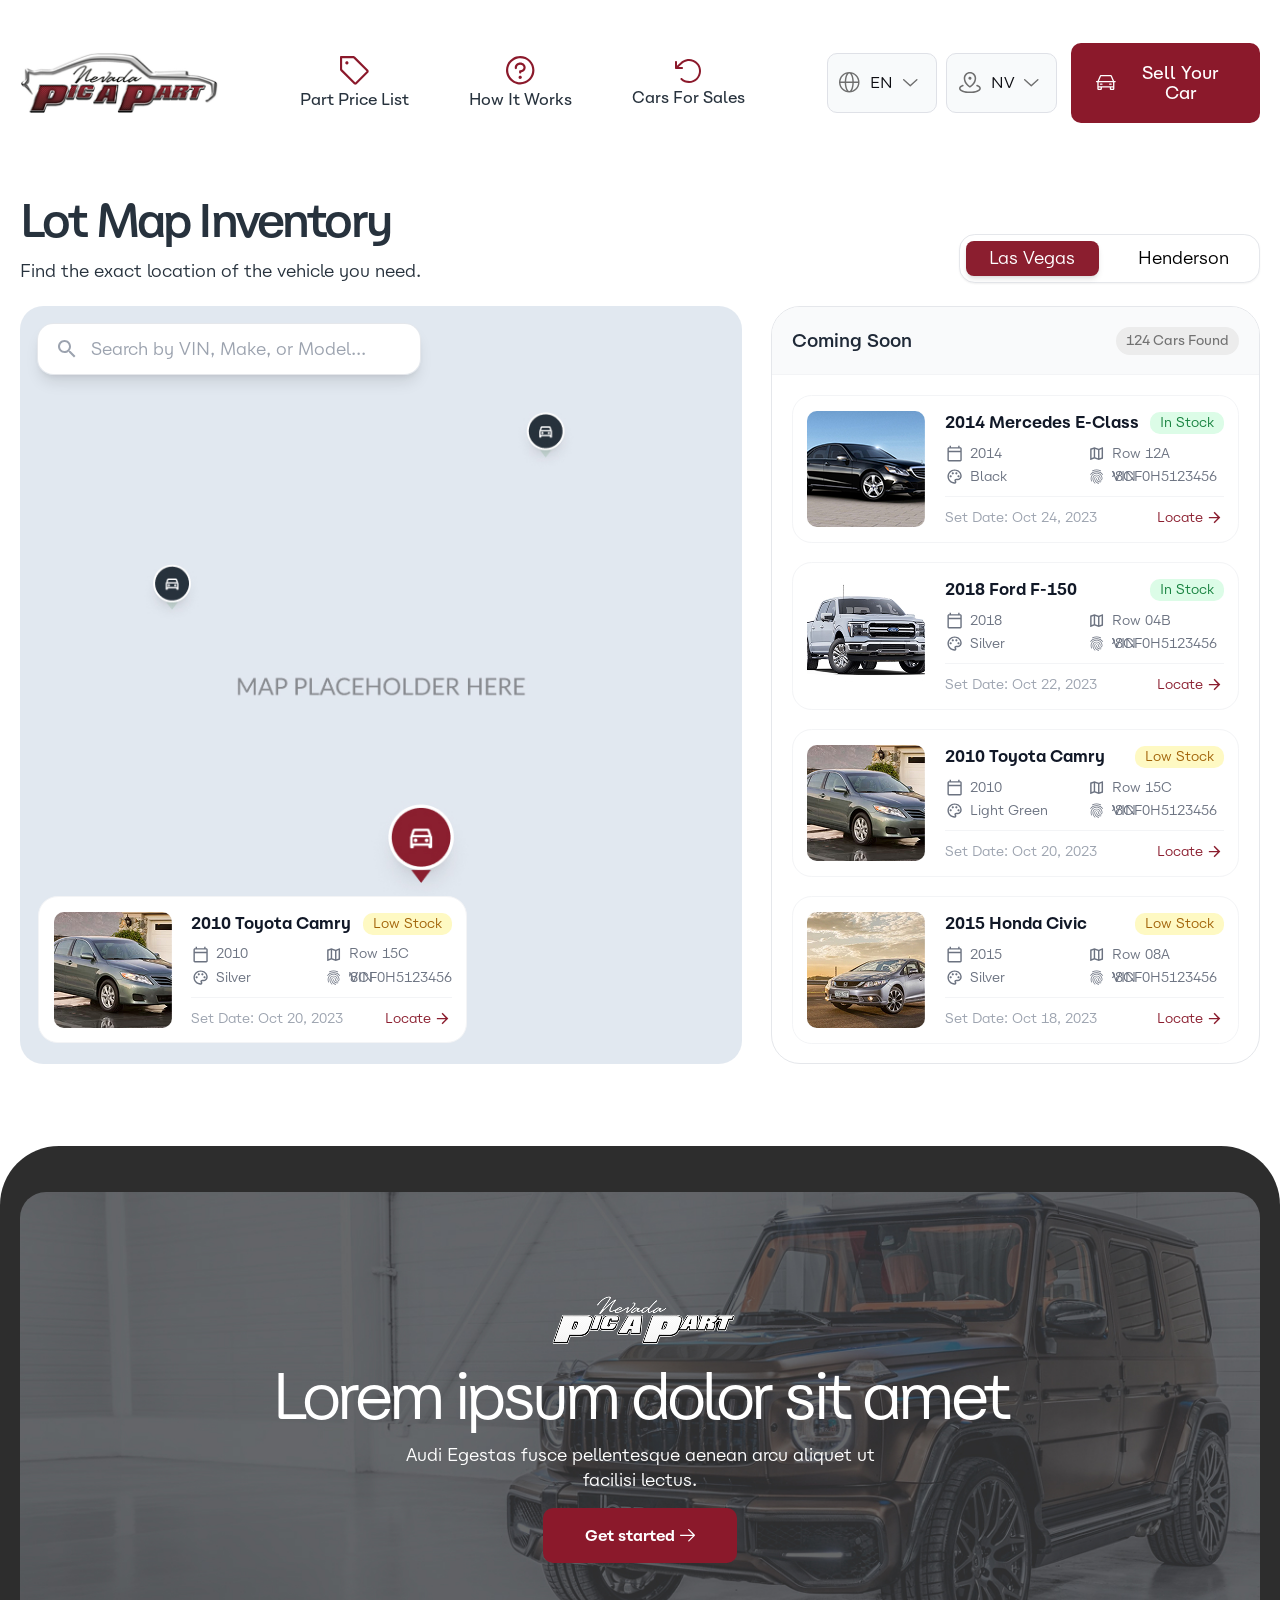
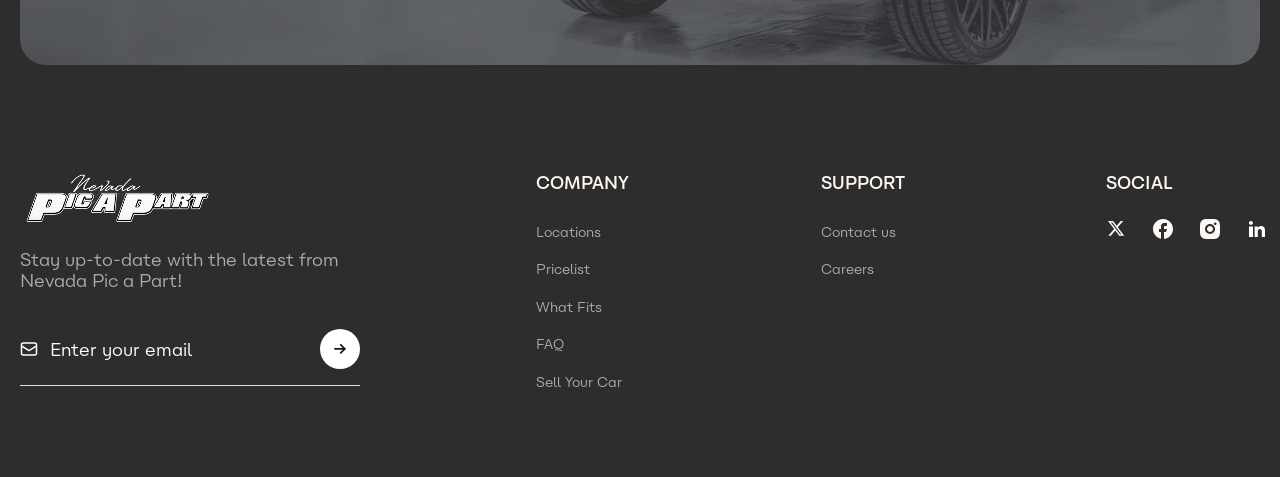
<file: map-2.html>
<!DOCTYPE html>
<html lang="en">

<head>
    <meta charset="UTF-8">
    <meta http-equiv="X-UA-Compatible" content="IE=edge">
    <meta name="viewport" content="width=device-width, initial-scale=1.0">
    <meta name="description" content="Nevada | Pic a part">

    <link rel="stylesheet" href="css/main-styles.css">


    <title>Nevada | Pic a part</title>
</head>

<body>
    <div class="wrapper">
        <header class="header">
            <div class="header__container">
                <a href="/" class="header__logo" aria-label="logo and link to homepage">
                    <img src="img/main/logo.png" alt="logo">
                </a>
                <nav class='header-menu'>
                    <ul class='header-menu__list'>
                        <li class='header-menu__item'>
                            <a href='' class='header-menu__link'>
                                <div class="header-menu__icon">
                                    <img src="img/icons/header/label.svg" alt="header-icon">
                                </div>
                                <div class="header-menu__text">
                                    part price list
                                </div>
                            </a>
                        </li>
                        <li class="header-menu__item">
                            <a href='' class='header-menu__link'>
                                <div class="header-menu__icon">
                                    <img src="img/icons/header/questions.svg" alt="header-icon">
                                </div>
                                <div class="header-menu__text">
                                    how it works
                                </div>
                            </a>
                        </li>
                        <li class="header-menu__item">
                            <a href='' class='header-menu__link'>
                                <div class="header-menu__icon">
                                    <img src="img/icons/header/arrow.svg" alt="header-icon">
                                </div>
                                <div class="header-menu__text">
                                    Cars for sales
                                </div>
                            </a>
                        </li>
                    </ul>
                </nav>
                <div class="header__selects">
                    <div class="select-alt" data-select-menu>
                        <button class="select-alt__header" type="button" aria-label="Chose language"
                            data-select-menu-button>
                            <span class="select-alt__icon select-alt__icon-lang">
                                <img src="img/icons/header/lang.svg" alt="language icon">
                            </span>
                            <span class="select-alt__value" data-select-menu-value>EN</span>
                            <span class="select-alt__arrow-icon">
                                <img src="img/icons/header/select-menu_arrow.svg" alt="language icon">
                            </span>
                        </button>
                        <ul class="select-alt__body" data-select-menu-drop-down>
                            <li class="select-alt__item" data-select-menu-option>
                                <a href="" class="select-alt__link">
                                    <span>FR</span>
                                </a>
                            </li>
                            <li class="select-alt__item" data-select-menu-option>
                                <a href="" class="select-alt__link">
                                    <span>UA</span>
                                </a>
                            </li>
                            <li class="select-alt__item" data-select-menu-option>
                                <a href="" class="select-alt__link">
                                    <span>PL</span>
                                </a>
                            </li>
                            <li class="select-alt__item" data-select-menu-option>
                                <a href="" class="select-alt__link">
                                    <span>RO</span>
                                </a>
                            </li>

                        </ul>
                    </div>
                    <div class="select-alt" data-select-menu>
                        <button class="select-alt__header" type="button" aria-label="Chose language"
                            data-select-menu-button>
                            <span class="select-alt__icon select-alt__icon-location">
                                <img src="img/icons/header/location.svg" alt="location icon">
                            </span>
                            <span class="select-alt__value" data-select-menu-value>NV</span>
                            <span class="select-alt__arrow-icon">
                                <img src="img/icons/header/select-menu_arrow.svg" alt="language icon">
                            </span>
                        </button>
                        <ul class="select-alt__body" data-select-menu-drop-down>
                            <li class="select-alt__item" data-select-menu-option>
                                New York
                            </li>
                            <li class="select-alt__item" data-select-menu-option>
                                Las Vegas
                            </li>
                            <li class="select-alt__item" data-select-menu-option>
                                Los Angeles
                            </li>
                            <li class="select-alt__item" data-select-menu-option>
                                Miami
                            </li>

                        </ul>
                    </div>
                </div>
                <a href="" class="header__button button button-alt" data-da=".header-menu,1220,last">
                    <div class="header__icon button__icon">
                        <img src="img/icons/header/car.svg" alt="header-icon">
                    </div>
                    <div class="header__text button__text">
                        Sell Your Car
                    </div>
                </a>
                <button class='burger-menu' aria-label="Open and close menu">
                    <span class='burger-menu__line burger-menu__line_1'></span>
                    <span class='burger-menu__line burger-menu__line_2'></span>
                    <span class='burger-menu__line burger-menu__line_3'></span>
                </button>


            </div>
        </header>
        <main class="page">
            <section class='map' aria-labelledby='map-title'>
                <div class='map__container'>
                    <div class="header-map">
                        <div class="header-map__info">
                            <h1 class="header-map__title" id="map-title">
                                Lot Map Inventory
                            </h1>
                            <div class="header-map__subtitle">
                                Find the exact location of the vehicle you need.
                            </div>
                        </div>
                        <div class="header-map__buttons">
                            <button type="button" class="header-map__button _active">
                                Las Vegas
                            </button>
                            <button type="button" class="header-map__button">
                                Henderson
                            </button>
                        </div>
                    </div>
                    <div class="body-map">
                        <div class="body-map__actions">
                            <div class="body-map__search">
                                <input type="text" id="search-location" placeholder="Search by VIN, Make, or Model..."
                                    class="body-map__input">
                            </div>
                            <div class="body-map__map-wrapper">
                                <img class="body-map__map" src="img/map/map-placeholder.jpg" alt="placeholder">
                                 <div class="body-map__peview">
                                <article class="product">
                                    <a href="" class="product__image">
                                        <img src="img/map/product-image_01.jpg" loading="lazy" alt="car">
                                    </a>
                                    <div class="product__details">
                                        <div class="product__header">
                                            <h2 class="product__title">
                                                <a href="" class="product__link">2010 Toyota Camry</a>
                                            </h2>
                                            <div class="product__stock _low-stock">
                                                Low Stock
                                            </div>
                                        </div>
                                        <div class="product__items">
                                            <div class="product__item">
                                                <div class="product__icon">
                                                    <img src="img/icons/map-page/product-icon_01.svg" alt="date icon">
                                                </div>
                                                <div class="product__text">
                                                    2010
                                                </div>
                                            </div>
                                            <div class="product__item">
                                                <div class="product__icon">
                                                    <img src="img/icons/map-page/product-icon_02.svg" alt="row icon">
                                                </div>
                                                <div class="product__text">
                                                    Row 15C
                                                </div>
                                            </div>
                                            <div class="product__item">
                                                <div class="product__icon">
                                                    <img src="img/icons/map-page/product-icon_03.svg" alt="color icon">
                                                </div>
                                                <div class="product__text">
                                                    Silver
                                                </div>
                                            </div>
                                            <div class="product__item">
                                                <div class="product__icon">
                                                    <img src="img/icons/map-page/product-icon_04.svg" alt="date icon">
                                                </div>
                                                <div class="product__text product__text-vin">
                                                   1FA6P8CF0H5123456
                                                </div>
                                            </div>
                                        </div>
                                        <div class="product__footer">
                                            <div class="product__date">
                                                Set Date: <span>Oct 20, 2023</span>
                                            </div>
                                            <button type="button" class="product__button">
                                                <span class="product__button-text">
                                                    Locate
                                                </span>
                                                <span class="product__button-arrow">
                                                    <img src="img/icons/map-page/link-arrow_red.svg" aria-hidden="true"
                                                        alt="">
                                                </span>
                                            </button>
                                        </div>
                                    </div>
                                </article>
                            </div>
                            </div>
                           
                        </div>
                        <div class="body-map__aside aside-body-map">
                            <div class="aside-body-map__header">
                                <h2 class="aside-body-map__title">
                                    Coming Soon
                                </h2>
                                <div class="aside-body-map__car-numbers _disabled">
                                    <span class="aside-body-map__value">124</span>
                                    Cars Found
                                </div>
                            </div>
                            <div class="aside-body-map__products">
                                <article class="product">
                                    <a href="" class="product__image">
                                        <img src="img/map/product-image_02.jpg" loading="lazy" alt="car">
                                    </a>
                                    <div class="product__details">
                                        <div class="product__header">
                                            <h2 class="product__title">
                                                <a href="" class="product__link">2014 Mercedes E-Class</a>
                                            </h2>
                                            <div class="product__stock">
                                                In Stock
                                            </div>
                                        </div>
                                        <div class="product__items">
                                            <div class="product__item">
                                                <div class="product__icon">
                                                    <img src="img/icons/map-page/product-icon_01.svg" alt="date icon">
                                                </div>
                                                <div class="product__text">
                                                    2014
                                                </div>
                                            </div>
                                            <div class="product__item">
                                                <div class="product__icon">
                                                    <img src="img/icons/map-page/product-icon_02.svg" alt="row icon">
                                                </div>
                                                <div class="product__text">
                                                    Row 12A
                                                </div>
                                            </div>
                                            <div class="product__item">
                                                <div class="product__icon">
                                                    <img src="img/icons/map-page/product-icon_03.svg" alt="color icon">
                                                </div>
                                                <div class="product__text">
                                                    Black
                                                </div>
                                            </div>
                                            <div class="product__item">
                                                <div class="product__icon">
                                                    <img src="img/icons/map-page/product-icon_04.svg" alt="date icon">
                                                </div>
                                                <div class="product__text product__text-vin">
                                                    1FA6P8CF0H5123456
                                                </div>
                                            </div>
                                        </div>
                                        <div class="product__footer">
                                            <div class="product__date">
                                                Set Date: <span>Oct 24, 2023</span>
                                            </div>
                                            <button type="button" class="product__button">
                                                <span class="product__button-text">
                                                    Locate
                                                </span>
                                                <span class="product__button-arrow">
                                                    <img src="img/icons/map-page/link-arrow_red.svg" aria-hidden="true"
                                                        alt="">
                                                </span>
                                            </button>
                                        </div>
                                    </div>
                                </article>
                                <article class="product">
                                    <a href="" class="product__image">
                                        <img src="img/map/product-image_03.jpg" loading="lazy" alt="car">
                                    </a>
                                    <div class="product__details">
                                        <div class="product__header">
                                            <h2 class="product__title">
                                                <a href="" class="a product__link">2018 Ford F-150</a>
                                            </h2>
                                            <div class="product__stock">
                                                In Stock
                                            </div>
                                        </div>
                                        <div class="product__items">
                                            <div class="product__item">
                                                <div class="product__icon">
                                                    <img src="img/icons/map-page/product-icon_01.svg" alt="date icon">
                                                </div>
                                                <div class="product__text">
                                                    2018
                                                </div>
                                            </div>
                                            <div class="product__item">
                                                <div class="product__icon">
                                                    <img src="img/icons/map-page/product-icon_02.svg" alt="row icon">
                                                </div>
                                                <div class="product__text">
                                                    Row 04B
                                                </div>
                                            </div>
                                            <div class="product__item">
                                                <div class="product__icon">
                                                    <img src="img/icons/map-page/product-icon_03.svg" alt="color icon">
                                                </div>
                                                <div class="product__text">
                                                    Silver
                                                </div>
                                            </div>
                                            <div class="product__item">
                                                <div class="product__icon">
                                                    <img src="img/icons/map-page/product-icon_04.svg" alt="date icon">
                                                </div>
                                                <div class="product__text product__text-vin">
                                                    1FA6P8CF0H5123456
                                                </div>
                                            </div>
                                        </div>
                                        <div class="product__footer">
                                            <div class="product__date">
                                                Set Date: <span>Oct 22, 2023</span>
                                            </div>
                                            <button type="button" class="product__button">
                                                <span class="product__button-text">
                                                    Locate
                                                </span>
                                                <span class="product__button-arrow">
                                                    <img src="img/icons/map-page/link-arrow_red.svg" aria-hidden="true"
                                                        alt="">
                                                </span>
                                            </button>
                                        </div>
                                    </div>
                                </article>
                                <article class="product">
                                    <a href="" class="product__image">
                                        <img src="img/map/product-image_04.jpg" loading="lazy" alt="car">
                                    </a>
                                    <div class="product__details">
                                        <div class="product__header">
                                            <h2 class="product__title">
                                                <a href="" class="product__link">2010 Toyota Camry</a>
                                            </h2>
                                            <div class="product__stock _low-stock">
                                                Low Stock
                                            </div>
                                        </div>
                                        <div class="product__items">
                                            <div class="product__item">
                                                <div class="product__icon">
                                                    <img src="img/icons/map-page/product-icon_01.svg" alt="date icon">
                                                </div>
                                                <div class="product__text">
                                                    2010
                                                </div>
                                            </div>
                                            <div class="product__item">
                                                <div class="product__icon">
                                                    <img src="img/icons/map-page/product-icon_02.svg" alt="row icon">
                                                </div>
                                                <div class="product__text">
                                                    Row 15C
                                                </div>
                                            </div>
                                            <div class="product__item">
                                                <div class="product__icon">
                                                    <img src="img/icons/map-page/product-icon_03.svg" alt="color icon">
                                                </div>
                                                <div class="product__text">
                                                    Light Green
                                                </div>
                                            </div>
                                            <div class="product__item">
                                                <div class="product__icon">
                                                    <img src="img/icons/map-page/product-icon_04.svg" alt="date icon">
                                                </div>
                                                <div class="product__text product__text-vin">
                                                    1FA6P8CF0H5123456
                                                </div>
                                            </div>
                                        </div>
                                        <div class="product__footer">
                                            <div class="product__date">
                                                Set Date: <span>Oct 20, 2023</span>
                                            </div>
                                            <button type="button" class="product__button">
                                                <span class="product__button-text">
                                                    Locate
                                                </span>
                                                <span class="product__button-arrow">
                                                    <img src="img/icons/map-page/link-arrow_red.svg" aria-hidden="true"
                                                        alt="">
                                                </span>
                                            </button>
                                        </div>
                                    </div>
                                </article>
                                <article class="product">
                                    <a href="" class="product__image">
                                        <img src="img/map/product-image_05.jpg" loading="lazy" alt="car">
                                    </a>
                                    <div class="product__details">
                                        <div class="product__header">
                                            <h2 class="product__title">
                                            <a href="" class="product__link">2015 Honda Civic</a>
                                            </h2>
                                            <div class="product__stock _low-stock">
                                                Low Stock
                                            </div>
                                        </div>
                                        <div class="product__items">
                                            <div class="product__item">
                                                <div class="product__icon">
                                                    <img src="img/icons/map-page/product-icon_01.svg" alt="date icon">
                                                </div>
                                                <div class="product__text">
                                                    2015
                                                </div>
                                            </div>
                                            <div class="product__item">
                                                <div class="product__icon">
                                                    <img src="img/icons/map-page/product-icon_02.svg" alt="row icon">
                                                </div>
                                                <div class="product__text">
                                                    Row 08A
                                                </div>
                                            </div>
                                            <div class="product__item">
                                                <div class="product__icon">
                                                    <img src="img/icons/map-page/product-icon_03.svg" alt="color icon">
                                                </div>
                                                <div class="product__text">
                                                    Silver
                                                </div>
                                            </div>
                                            <div class="product__item">
                                                <div class="product__icon">
                                                    <img src="img/icons/map-page/product-icon_04.svg" alt="date icon">
                                                </div>
                                                <div class="product__text product__text-vin">
                                                    1FA6P8CF0H5123456
                                                </div>
                                            </div>
                                        </div>
                                        <div class="product__footer">
                                            <div class="product__date">
                                                Set Date: <span>Oct 18, 2023</span>
                                            </div>
                                            <button type="button" class="product__button">
                                                <span class="product__button-text">
                                                    Locate
                                                </span>
                                                <span class="product__button-arrow">
                                                    <img src="img/icons/map-page/link-arrow_red.svg" aria-hidden="true" alt="">
                                                </span>
                                            </button>
                                        </div>
                                    </div>
                                </article>
                            </div>
                        </div>
                    </div>
                </div>
            </section>
            <section class='get-started' aria-labelledby='get-started-title'>
                <div class="get-started__container-large">
                    <div class='get-started__container'>
                        <div class="get-started__body">
                            <div class="get-started__back ibg">
                                <img src="img/get-started/back.jpg" alt="get-started background">
                            </div>
                            <div class="get-started__wrapper">
                                <div class="get-started__logo">
                                    <img src="img/main/footer-logo.png" alt="logo">
                                </div>
                                <h2 class="get-started__title title title-white" id="get-started-title">
                                    Lorem ipsum dolor sit amet
                                </h2>
                                <div class="get-started__subtitle">
                                    <p>
                                        Audi Egestas fusce pellentesque aenean arcu
                                        aliquet ut facilisi lectus.
                                    </p>
                                </div>
                                <a href="" class="get-started__button button">
                                    <div class="button__text">
                                        Get started
                                    </div>
                                    <div class="button__icon">
                                        <img src="img/icons/button-arrow.svg" alt="button-icon">
                                    </div>
                                </a>
                            </div>
                        </div>
                    </div>
                </div>
            </section>
        </main>
        <footer class="footer">
            <div class="footer__container-large">
                <div class="footer__container">
                    <div class="footer__info">
                        <a href="/" class="footer__logo" aria-label="logo and link to homepage">
                            <img src="img/main/footer-logo.png" alt="logo">
                        </a>
                        <div class="footer__slogan">
                            Stay up-to-date with the latest from Nevada Pic a Part!
                        </div>
                        <form action="#" class="subscribe-form">
                            <div class="subscribe-form__icon">
                                <img src="img/icons/footer/email.svg" alt="email icon">
                            </div>
                            <div class="subscribe-form__item">
                                <input type="email" id="user-email" placeholder="Enter your email "
                                    class="subscribe-form__input">
                            </div>
                            <button class="subscribe-form__button" type="submit">
                                <span class="subscribe-form__button-icon">
                                    <img src="img/icons/footer/arrow.svg" alt="button icon">
                                </span>
                            </button>
                        </form>
                    </div>
                    <div class="footer__actions action-footer">
                        <nav class="action-footer__column">
                            <h2 class="action-footer__title">
                                COMPANY
                            </h2>
                            <ul class="action-footer__list">
                                <li class="action-footer__item">
                                    <a href="" class="action-footer__link">
                                        Locations
                                    </a>
                                </li>
                                <li class="action-footer__item">
                                    <a href="" class="action-footer__link">
                                        Pricelist
                                    </a>
                                </li>
                                <li class="action-footer__item">
                                    <a href="" class="action-footer__link">
                                        What Fits
                                    </a>
                                </li>
                                <li class="action-footer__item">
                                    <a href="" class="action-footer__link">
                                        FAQ
                                    </a>
                                </li>
                                <li class="action-footer__item">
                                    <a href="" class="action-footer__link">
                                        Sell Your Car
                                    </a>
                                </li>
                            </ul>
                        </nav>
                        <nav class="action-footer__column">
                            <h2 class="action-footer__title">
                                SUPPORT
                            </h2>
                            <ul class="action-footer__list">
                                <li class="action-footer__item">
                                    <a href="" class="action-footer__link">
                                        Contact us
                                    </a>
                                </li>
                                <li class="action-footer__item">
                                    <a href="" class="action-footer__link">
                                        Careers
                                    </a>
                                </li>
                            </ul>
                        </nav>
                        <div class="action-footer__socials">
                            <h2 class="action-footer__title">
                                SOCIAL
                            </h2>
                            <ul class="action-footer__social-list">
                                <li class="action-footer__social-item">
                                    <a href="" class="action-footer__social-link">
                                        <img src="img/icons/footer/social-icon_01.svg" alt="social-icon">
                                    </a>
                                </li>
                                <li class="action-footer__social-item">
                                    <a href="" class="action-footer__social-link">
                                        <img src="img/icons/footer/social-icon_02.svg" alt="social-icon">
                                    </a>
                                </li>
                                <li class="action-footer__social-item">
                                    <a href="" class="action-footer__social-link">
                                        <img src="img/icons/footer/social-icon_03.svg" alt="social-icon">
                                    </a>
                                </li>
                                <li class="action-footer__social-item">
                                    <a href="" class="action-footer__social-link">
                                        <img src="img/icons/footer/social-icon_04.svg" alt="social-icon">
                                    </a>
                                </li>
                            </ul>
                        </div>
                    </div>
                </div>
            </div>
        </footer>
    </div>

    <script src="js/script.js"></script>
</body>

</html>
</file>
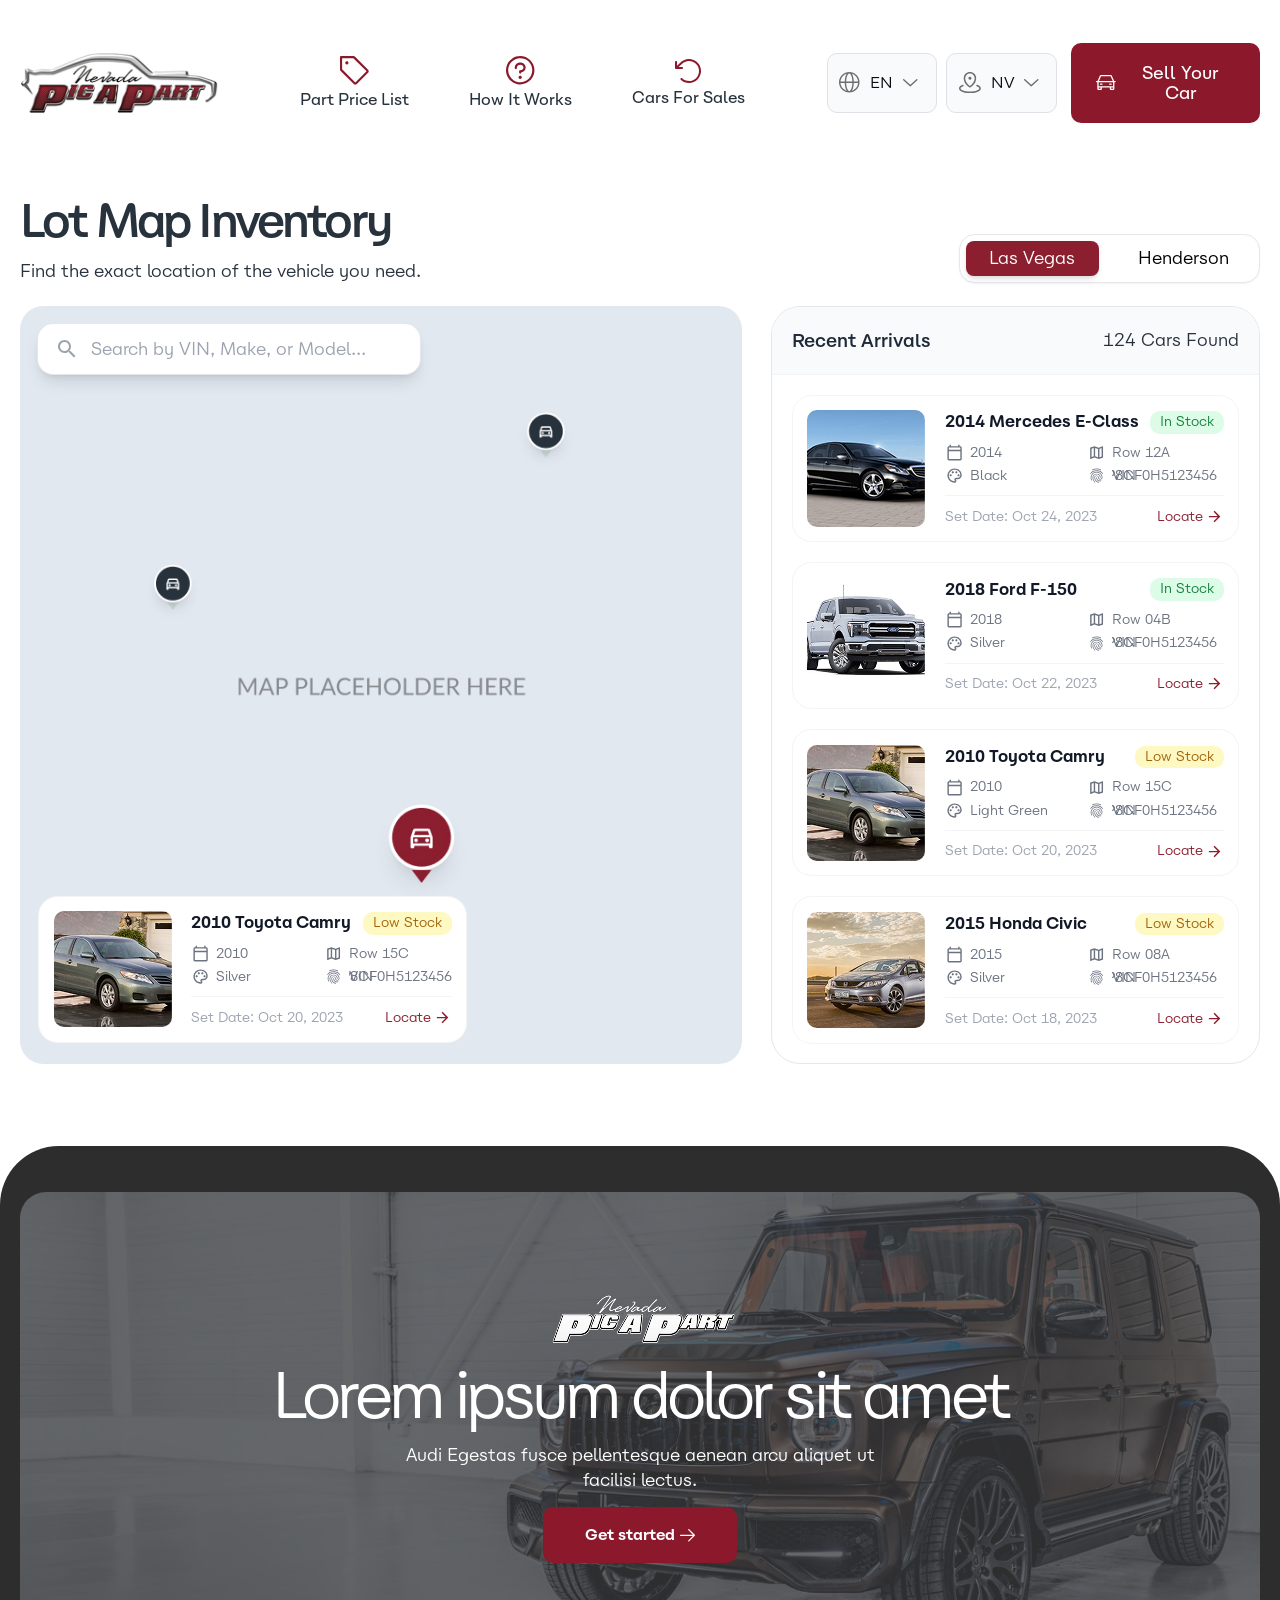
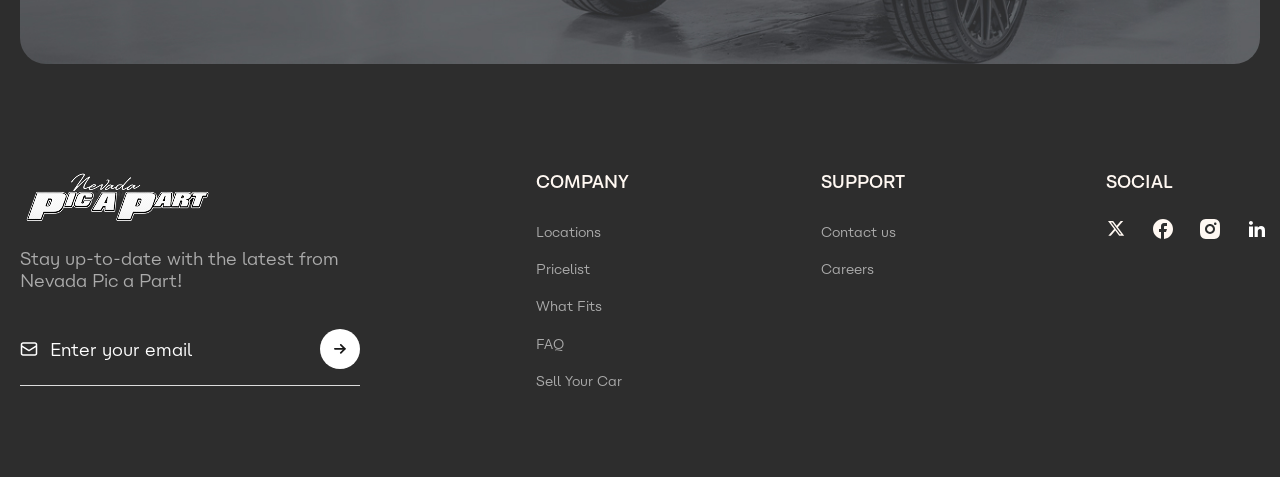
<file: map.html>
<!DOCTYPE html>
<html lang="en">

<head>
    <meta charset="UTF-8">
    <meta http-equiv="X-UA-Compatible" content="IE=edge">
    <meta name="viewport" content="width=device-width, initial-scale=1.0">
    <meta name="description" content="Nevada | Pic a part">

    <link rel="stylesheet" href="css/main-styles.css">


    <title>Nevada | Pic a part</title>
</head>

<body>
    <div class="wrapper">
        <header class="header">
            <div class="header__container">
                <a href="/" class="header__logo" aria-label="logo and link to homepage">
                    <img src="img/main/logo.png" alt="logo">
                </a>
                <nav class='header-menu'>
                    <ul class='header-menu__list'>
                        <li class='header-menu__item'>
                            <a href='' class='header-menu__link'>
                                <div class="header-menu__icon">
                                    <img src="img/icons/header/label.svg" alt="header-icon">
                                </div>
                                <div class="header-menu__text">
                                    part price list
                                </div>
                            </a>
                        </li>
                        <li class="header-menu__item">
                            <a href='' class='header-menu__link'>
                                <div class="header-menu__icon">
                                    <img src="img/icons/header/questions.svg" alt="header-icon">
                                </div>
                                <div class="header-menu__text">
                                    how it works
                                </div>
                            </a>
                        </li>
                        <li class="header-menu__item">
                            <a href='' class='header-menu__link'>
                                <div class="header-menu__icon">
                                    <img src="img/icons/header/arrow.svg" alt="header-icon">
                                </div>
                                <div class="header-menu__text">
                                    Cars for sales
                                </div>
                            </a>
                        </li>
                    </ul>
                </nav>
                <div class="header__selects">
                    <div class="select-alt" data-select-menu>
                        <button class="select-alt__header" type="button" aria-label="Chose language"
                            data-select-menu-button>
                            <span class="select-alt__icon select-alt__icon-lang">
                                <img src="img/icons/header/lang.svg" alt="language icon">
                            </span>
                            <span class="select-alt__value" data-select-menu-value>EN</span>
                            <span class="select-alt__arrow-icon">
                                <img src="img/icons/header/select-menu_arrow.svg" alt="language icon">
                            </span>
                        </button>
                        <ul class="select-alt__body" data-select-menu-drop-down>
                            <li class="select-alt__item" data-select-menu-option>
                                <a href="" class="select-alt__link">
                                    <span>FR</span>
                                </a>
                            </li>
                            <li class="select-alt__item" data-select-menu-option>
                                <a href="" class="select-alt__link">
                                    <span>UA</span>
                                </a>
                            </li>
                            <li class="select-alt__item" data-select-menu-option>
                                <a href="" class="select-alt__link">
                                    <span>PL</span>
                                </a>
                            </li>
                            <li class="select-alt__item" data-select-menu-option>
                                <a href="" class="select-alt__link">
                                    <span>RO</span>
                                </a>
                            </li>

                        </ul>
                    </div>
                    <div class="select-alt" data-select-menu>
                        <button class="select-alt__header" type="button" aria-label="Chose language"
                            data-select-menu-button>
                            <span class="select-alt__icon select-alt__icon-location">
                                <img src="img/icons/header/location.svg" alt="location icon">
                            </span>
                            <span class="select-alt__value" data-select-menu-value>NV</span>
                            <span class="select-alt__arrow-icon">
                                <img src="img/icons/header/select-menu_arrow.svg" alt="language icon">
                            </span>
                        </button>
                        <ul class="select-alt__body" data-select-menu-drop-down>
                            <li class="select-alt__item" data-select-menu-option>
                                New York
                            </li>
                            <li class="select-alt__item" data-select-menu-option>
                                Las Vegas
                            </li>
                            <li class="select-alt__item" data-select-menu-option>
                                Los Angeles
                            </li>
                            <li class="select-alt__item" data-select-menu-option>
                                Miami
                            </li>

                        </ul>
                    </div>
                </div>
                <a href="" class="header__button button button-alt" data-da=".header-menu,1220,last">
                    <div class="header__icon button__icon">
                        <img src="img/icons/header/car.svg" alt="header-icon">
                    </div>
                    <div class="header__text button__text">
                        Sell Your Car
                    </div>
                </a>
                <button class='burger-menu' aria-label="Open and close menu">
                    <span class='burger-menu__line burger-menu__line_1'></span>
                    <span class='burger-menu__line burger-menu__line_2'></span>
                    <span class='burger-menu__line burger-menu__line_3'></span>
                </button>


            </div>
        </header>
        <main class="page">
            <section class='map' aria-labelledby='map-title'>
                <div class='map__container'>
                    <div class="header-map">
                        <div class="header-map__info">
                            <h1 class="header-map__title" id="map-title">
                                Lot Map Inventory
                            </h1>
                            <div class="header-map__subtitle">
                                Find the exact location of the vehicle you need.
                            </div>
                        </div>
                        <div class="header-map__buttons">
                            <button type="button" class="header-map__button _active">
                                Las Vegas
                            </button>
                            <button type="button" class="header-map__button">
                                Henderson
                            </button>
                        </div>
                    </div>
                    <div class="body-map">
                        <div class="body-map__actions">
                            <div class="body-map__search">
                                <input type="text" id="search-location" placeholder="Search by VIN, Make, or Model..."
                                    class="body-map__input">
                            </div>
                            <div class="body-map__map-wrapper">
                                <img class="body-map__map" src="img/map/map-placeholder.jpg" alt="placeholder">
                                 <div class="body-map__peview">
                                <article class="product">
                                    <a href="" class="product__image">
                                        <img src="img/map/product-image_01.jpg" loading="lazy" alt="car">
                                    </a>
                                    <div class="product__details">
                                        <div class="product__header">
                                            <h2 class="product__title">
                                                <a href="" class="product__link">2010 Toyota Camry</a>
                                            </h2>
                                            <div class="product__stock _low-stock">
                                                Low Stock
                                            </div>
                                        </div>
                                        <div class="product__items">
                                            <div class="product__item">
                                                <div class="product__icon">
                                                    <img src="img/icons/map-page/product-icon_01.svg" alt="date icon">
                                                </div>
                                                <div class="product__text">
                                                    2010
                                                </div>
                                            </div>
                                            <div class="product__item">
                                                <div class="product__icon">
                                                    <img src="img/icons/map-page/product-icon_02.svg" alt="row icon">
                                                </div>
                                                <div class="product__text">
                                                    Row 15C
                                                </div>
                                            </div>
                                            <div class="product__item">
                                                <div class="product__icon">
                                                    <img src="img/icons/map-page/product-icon_03.svg" alt="color icon">
                                                </div>
                                                <div class="product__text">
                                                    Silver
                                                </div>
                                            </div>
                                            <div class="product__item">
                                                <div class="product__icon">
                                                    <img src="img/icons/map-page/product-icon_04.svg" alt="date icon">
                                                </div>
                                                <div class="product__text product__text-vin">
                                                   1FA6P8CF0H5123456
                                                </div>
                                            </div>
                                        </div>
                                        <div class="product__footer">
                                            <div class="product__date">
                                                Set Date: <span>Oct 20, 2023</span>
                                            </div>
                                            <button type="button" class="product__button">
                                                <span class="product__button-text">
                                                    Locate
                                                </span>
                                                <span class="product__button-arrow">
                                                    <img src="img/icons/map-page/link-arrow_red.svg" aria-hidden="true"
                                                        alt="">
                                                </span>
                                            </button>
                                        </div>
                                    </div>
                                </article>
                            </div>
                            </div>
                           
                        </div>
                        <div class="body-map__aside aside-body-map">
                            <div class="aside-body-map__header">
                                <h2 class="aside-body-map__title">
                                    Recent Arrivals
                                </h2>
                                <div class="aside-body-map__car-nambers">
                                    <span class="aside-body-map__value">124</span>
                                    Cars Found
                                </div>
                            </div>
                            <div class="aside-body-map__products">
                                <article class="product">
                                    <a href="" class="product__image">
                                        <img src="img/map/product-image_02.jpg" loading="lazy" alt="car">
                                    </a>
                                    <div class="product__details">
                                        <div class="product__header">
                                            <h2 class="product__title">
                                                <a href="" class="product__link">2014 Mercedes E-Class</a>
                                            </h2>
                                            <div class="product__stock">
                                                In Stock
                                            </div>
                                        </div>
                                        <div class="product__items">
                                            <div class="product__item">
                                                <div class="product__icon">
                                                    <img src="img/icons/map-page/product-icon_01.svg" alt="date icon">
                                                </div>
                                                <div class="product__text">
                                                    2014
                                                </div>
                                            </div>
                                            <div class="product__item">
                                                <div class="product__icon">
                                                    <img src="img/icons/map-page/product-icon_02.svg" alt="row icon">
                                                </div>
                                                <div class="product__text">
                                                    Row 12A
                                                </div>
                                            </div>
                                            <div class="product__item">
                                                <div class="product__icon">
                                                    <img src="img/icons/map-page/product-icon_03.svg" alt="color icon">
                                                </div>
                                                <div class="product__text">
                                                    Black
                                                </div>
                                            </div>
                                            <div class="product__item">
                                                <div class="product__icon">
                                                    <img src="img/icons/map-page/product-icon_04.svg" alt="date icon">
                                                </div>
                                                <div class="product__text product__text-vin">
                                                    1FA6P8CF0H5123456
                                                </div>
                                            </div>
                                        </div>
                                        <div class="product__footer">
                                            <div class="product__date">
                                                Set Date: <span>Oct 24, 2023</span>
                                            </div>
                                            <button type="button" class="product__button">
                                                <span class="product__button-text">
                                                    Locate
                                                </span>
                                                <span class="product__button-arrow">
                                                    <img src="img/icons/map-page/link-arrow_red.svg" aria-hidden="true"
                                                        alt="">
                                                </span>
                                            </button>
                                        </div>
                                    </div>
                                </article>
                                <article class="product">
                                    <a href="" class="product__image">
                                        <img src="img/map/product-image_03.jpg" loading="lazy" alt="car">
                                    </a>
                                    <div class="product__details">
                                        <div class="product__header">
                                            <h2 class="product__title">
                                                <a href="" class="a product__link">2018 Ford F-150</a>
                                            </h2>
                                            <div class="product__stock">
                                                In Stock
                                            </div>
                                        </div>
                                        <div class="product__items">
                                            <div class="product__item">
                                                <div class="product__icon">
                                                    <img src="img/icons/map-page/product-icon_01.svg" alt="date icon">
                                                </div>
                                                <div class="product__text">
                                                    2018
                                                </div>
                                            </div>
                                            <div class="product__item">
                                                <div class="product__icon">
                                                    <img src="img/icons/map-page/product-icon_02.svg" alt="row icon">
                                                </div>
                                                <div class="product__text">
                                                    Row 04B
                                                </div>
                                            </div>
                                            <div class="product__item">
                                                <div class="product__icon">
                                                    <img src="img/icons/map-page/product-icon_03.svg" alt="color icon">
                                                </div>
                                                <div class="product__text">
                                                    Silver
                                                </div>
                                            </div>
                                            <div class="product__item">
                                                <div class="product__icon">
                                                    <img src="img/icons/map-page/product-icon_04.svg" alt="date icon">
                                                </div>
                                                <div class="product__text product__text-vin">
                                                    1FA6P8CF0H5123456
                                                </div>
                                            </div>
                                        </div>
                                        <div class="product__footer">
                                            <div class="product__date">
                                                Set Date: <span>Oct 22, 2023</span>
                                            </div>
                                            <button type="button" class="product__button">
                                                <span class="product__button-text">
                                                    Locate
                                                </span>
                                                <span class="product__button-arrow">
                                                    <img src="img/icons/map-page/link-arrow_red.svg" aria-hidden="true"
                                                        alt="">
                                                </span>
                                            </button>
                                        </div>
                                    </div>
                                </article>
                                <article class="product">
                                    <a href="" class="product__image">
                                        <img src="img/map/product-image_04.jpg" loading="lazy" alt="car">
                                    </a>
                                    <div class="product__details">
                                        <div class="product__header">
                                            <h2 class="product__title">
                                                <a href="" class="product__link">2010 Toyota Camry</a>
                                            </h2>
                                            <div class="product__stock _low-stock">
                                                Low Stock
                                            </div>
                                        </div>
                                        <div class="product__items">
                                            <div class="product__item">
                                                <div class="product__icon">
                                                    <img src="img/icons/map-page/product-icon_01.svg" alt="date icon">
                                                </div>
                                                <div class="product__text">
                                                    2010
                                                </div>
                                            </div>
                                            <div class="product__item">
                                                <div class="product__icon">
                                                    <img src="img/icons/map-page/product-icon_02.svg" alt="row icon">
                                                </div>
                                                <div class="product__text">
                                                    Row 15C
                                                </div>
                                            </div>
                                            <div class="product__item">
                                                <div class="product__icon">
                                                    <img src="img/icons/map-page/product-icon_03.svg" alt="color icon">
                                                </div>
                                                <div class="product__text">
                                                    Light Green
                                                </div>
                                            </div>
                                            <div class="product__item">
                                                <div class="product__icon">
                                                    <img src="img/icons/map-page/product-icon_04.svg" alt="date icon">
                                                </div>
                                                <div class="product__text product__text-vin">
                                                    1FA6P8CF0H5123456
                                                </div>
                                            </div>
                                        </div>
                                        <div class="product__footer">
                                            <div class="product__date">
                                                Set Date: <span>Oct 20, 2023</span>
                                            </div>
                                            <button type="button" class="product__button">
                                                <span class="product__button-text">
                                                    Locate
                                                </span>
                                                <span class="product__button-arrow">
                                                    <img src="img/icons/map-page/link-arrow_red.svg" aria-hidden="true"
                                                        alt="">
                                                </span>
                                            </button>
                                        </div>
                                    </div>
                                </article>
                                <article class="product">
                                    <a href="" class="product__image">
                                        <img src="img/map/product-image_05.jpg" loading="lazy" alt="car">
                                    </a>
                                    <div class="product__details">
                                        <div class="product__header">
                                            <h2 class="product__title">
                                            <a href="" class="product__link">2015 Honda Civic</a>
                                            </h2>
                                            <div class="product__stock _low-stock">
                                                Low Stock
                                            </div>
                                        </div>
                                        <div class="product__items">
                                            <div class="product__item">
                                                <div class="product__icon">
                                                    <img src="img/icons/map-page/product-icon_01.svg" alt="date icon">
                                                </div>
                                                <div class="product__text">
                                                    2015
                                                </div>
                                            </div>
                                            <div class="product__item">
                                                <div class="product__icon">
                                                    <img src="img/icons/map-page/product-icon_02.svg" alt="row icon">
                                                </div>
                                                <div class="product__text">
                                                    Row 08A
                                                </div>
                                            </div>
                                            <div class="product__item">
                                                <div class="product__icon">
                                                    <img src="img/icons/map-page/product-icon_03.svg" alt="color icon">
                                                </div>
                                                <div class="product__text">
                                                    Silver
                                                </div>
                                            </div>
                                            <div class="product__item">
                                                <div class="product__icon">
                                                    <img src="img/icons/map-page/product-icon_04.svg" alt="date icon">
                                                </div>
                                                <div class="product__text product__text-vin">
                                                    1FA6P8CF0H5123456
                                                </div>
                                            </div>
                                        </div>
                                        <div class="product__footer">
                                            <div class="product__date">
                                                Set Date: <span>Oct 18, 2023</span>
                                            </div>
                                            <button type="button" class="product__button">
                                                <span class="product__button-text">
                                                    Locate
                                                </span>
                                                <span class="product__button-arrow">
                                                    <img src="img/icons/map-page/link-arrow_red.svg" aria-hidden="true" alt="">
                                                </span>
                                            </button>
                                        </div>
                                    </div>
                                </article>
                            </div>
                        </div>
                    </div>
                </div>
            </section>
            <section class='get-started' aria-labelledby='get-started-title'>
                <div class="get-started__container-large">
                    <div class='get-started__container'>
                        <div class="get-started__body">
                            <div class="get-started__back ibg">
                                <img src="img/get-started/back.jpg" alt="get-started background">
                            </div>
                            <div class="get-started__wrapper">
                                <div class="get-started__logo">
                                    <img src="img/main/footer-logo.png" alt="logo">
                                </div>
                                <h2 class="get-started__title title title-white" id="get-started-title">
                                    Lorem ipsum dolor sit amet
                                </h2>
                                <div class="get-started__subtitle">
                                    <p>
                                        Audi Egestas fusce pellentesque aenean arcu
                                        aliquet ut facilisi lectus.
                                    </p>
                                </div>
                                <a href="" class="get-started__button button">
                                    <div class="button__text">
                                        Get started
                                    </div>
                                    <div class="button__icon">
                                        <img src="img/icons/button-arrow.svg" alt="button-icon">
                                    </div>
                                </a>
                            </div>
                        </div>
                    </div>
                </div>
            </section>
        </main>
        <footer class="footer">
            <div class="footer__container-large">
                <div class="footer__container">
                    <div class="footer__info">
                        <a href="/" class="footer__logo" aria-label="logo and link to homepage">
                            <img src="img/main/footer-logo.png" alt="logo">
                        </a>
                        <div class="footer__slogan">
                            Stay up-to-date with the latest from Nevada Pic a Part!
                        </div>
                        <form action="#" class="subscribe-form">
                            <div class="subscribe-form__icon">
                                <img src="img/icons/footer/email.svg" alt="email icon">
                            </div>
                            <div class="subscribe-form__item">
                                <input type="email" id="user-email" placeholder="Enter your email "
                                    class="subscribe-form__input">
                            </div>
                            <button class="subscribe-form__button" type="submit">
                                <span class="subscribe-form__button-icon">
                                    <img src="img/icons/footer/arrow.svg" alt="button icon">
                                </span>
                            </button>
                        </form>
                    </div>
                    <div class="footer__actions action-footer">
                        <nav class="action-footer__column">
                            <h2 class="action-footer__title">
                                COMPANY
                            </h2>
                            <ul class="action-footer__list">
                                <li class="action-footer__item">
                                    <a href="" class="action-footer__link">
                                        Locations
                                    </a>
                                </li>
                                <li class="action-footer__item">
                                    <a href="" class="action-footer__link">
                                        Pricelist
                                    </a>
                                </li>
                                <li class="action-footer__item">
                                    <a href="" class="action-footer__link">
                                        What Fits
                                    </a>
                                </li>
                                <li class="action-footer__item">
                                    <a href="" class="action-footer__link">
                                        FAQ
                                    </a>
                                </li>
                                <li class="action-footer__item">
                                    <a href="" class="action-footer__link">
                                        Sell Your Car
                                    </a>
                                </li>
                            </ul>
                        </nav>
                        <nav class="action-footer__column">
                            <h2 class="action-footer__title">
                                SUPPORT
                            </h2>
                            <ul class="action-footer__list">
                                <li class="action-footer__item">
                                    <a href="" class="action-footer__link">
                                        Contact us
                                    </a>
                                </li>
                                <li class="action-footer__item">
                                    <a href="" class="action-footer__link">
                                        Careers
                                    </a>
                                </li>
                            </ul>
                        </nav>
                        <div class="action-footer__socials">
                            <h2 class="action-footer__title">
                                SOCIAL
                            </h2>
                            <ul class="action-footer__social-list">
                                <li class="action-footer__social-item">
                                    <a href="" class="action-footer__social-link">
                                        <img src="img/icons/footer/social-icon_01.svg" alt="social-icon">
                                    </a>
                                </li>
                                <li class="action-footer__social-item">
                                    <a href="" class="action-footer__social-link">
                                        <img src="img/icons/footer/social-icon_02.svg" alt="social-icon">
                                    </a>
                                </li>
                                <li class="action-footer__social-item">
                                    <a href="" class="action-footer__social-link">
                                        <img src="img/icons/footer/social-icon_03.svg" alt="social-icon">
                                    </a>
                                </li>
                                <li class="action-footer__social-item">
                                    <a href="" class="action-footer__social-link">
                                        <img src="img/icons/footer/social-icon_04.svg" alt="social-icon">
                                    </a>
                                </li>
                            </ul>
                        </div>
                    </div>
                </div>
            </div>
        </footer>
    </div>

    <script src="js/script.js"></script>
</body>

</html>
</file>
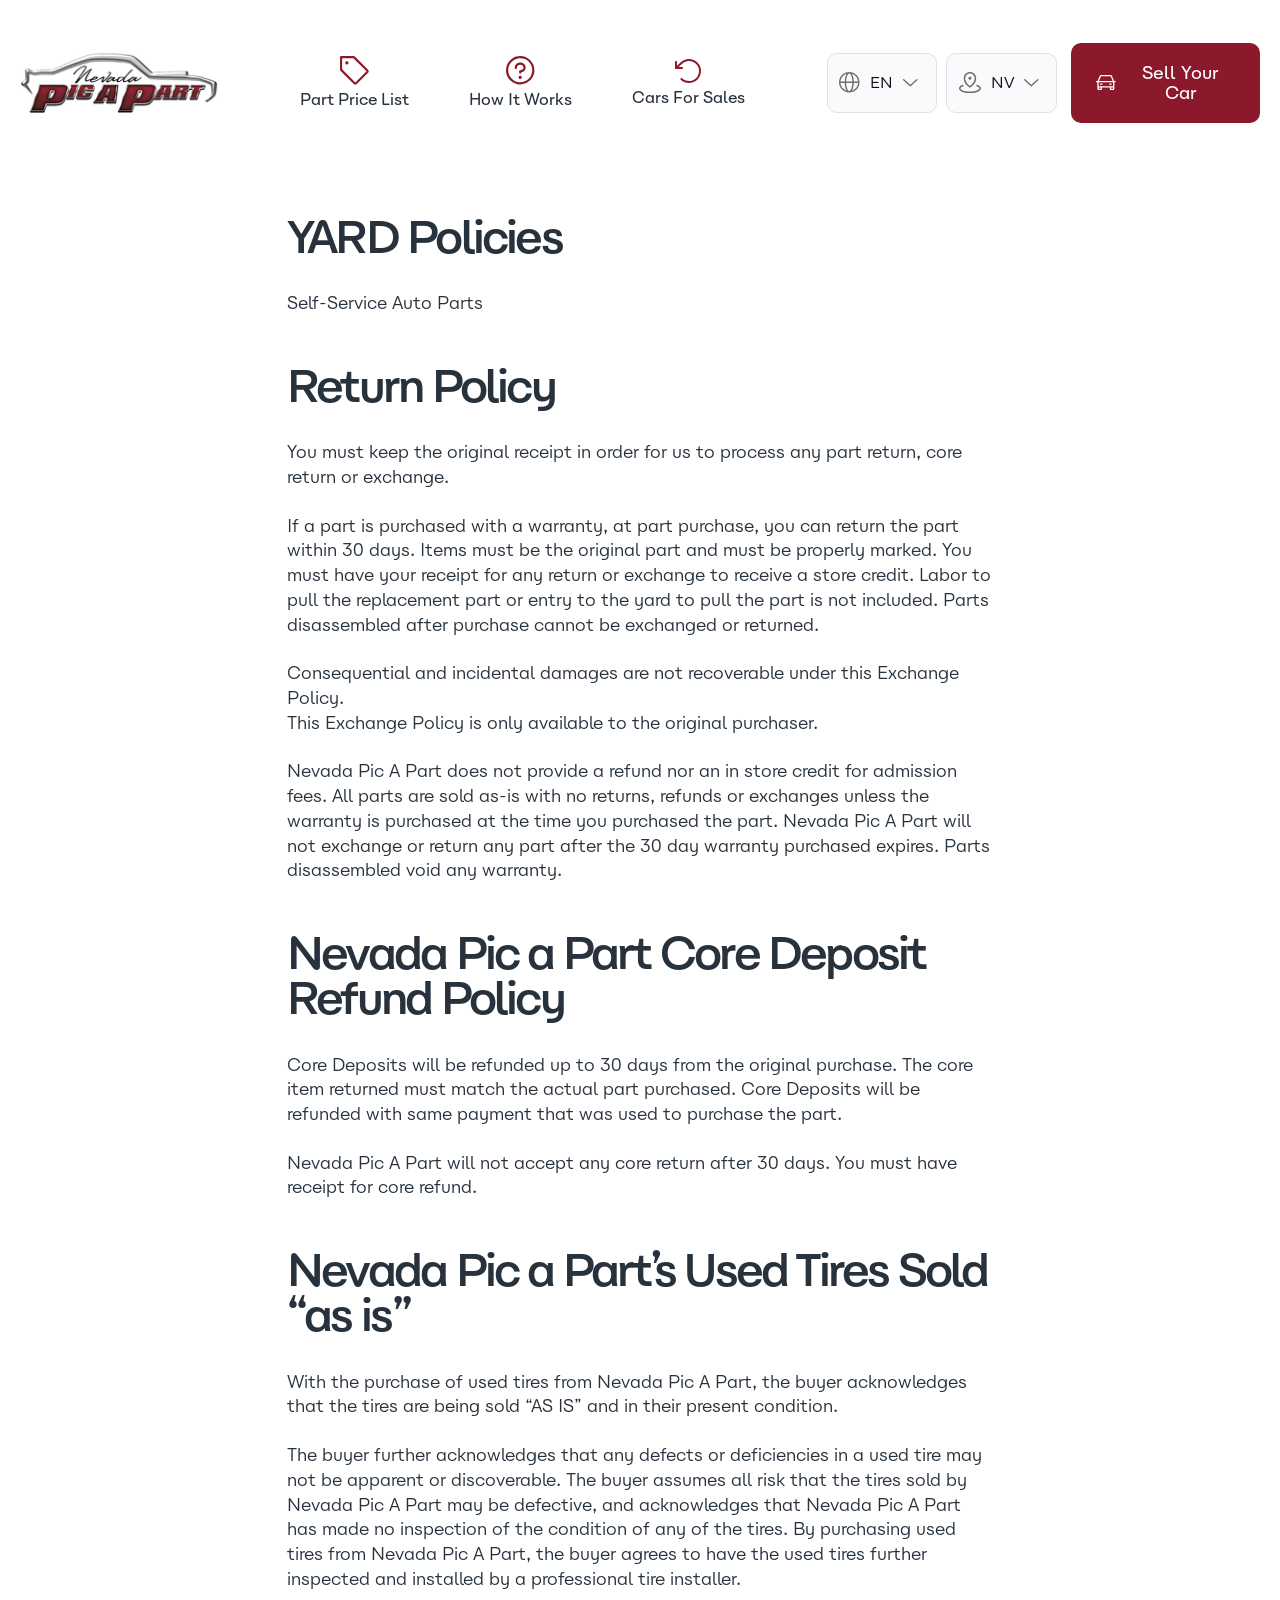
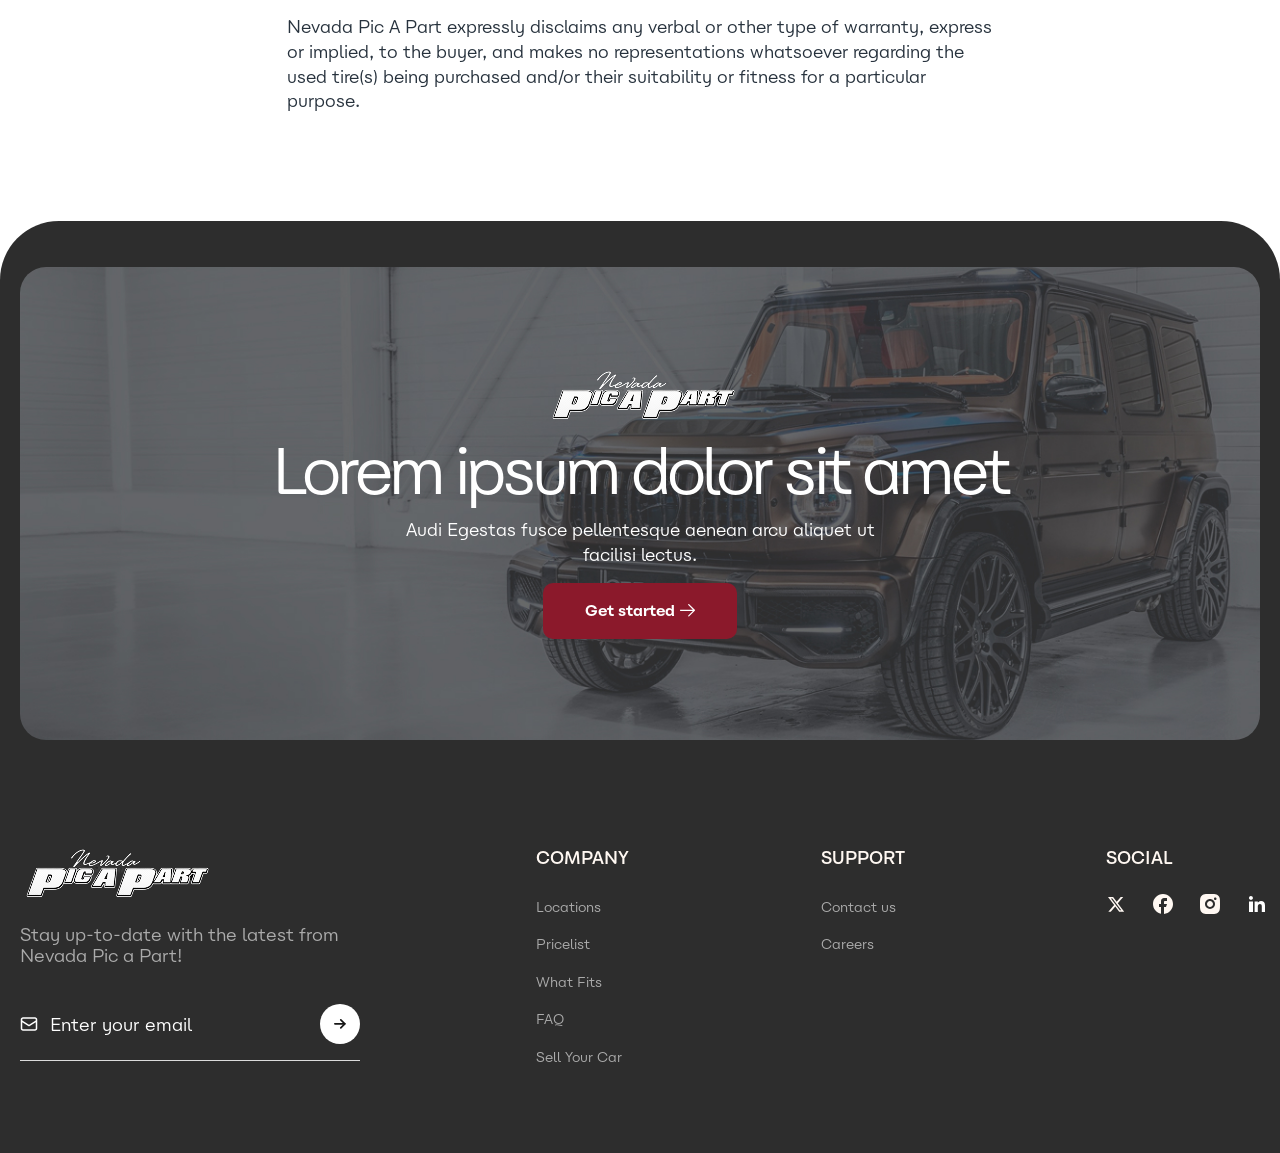
<file: policy.html>
<!DOCTYPE html>
<html lang="en">

<head>
    <meta charset="UTF-8">
    <meta http-equiv="X-UA-Compatible" content="IE=edge">
    <meta name="viewport" content="width=device-width, initial-scale=1.0">
    <meta name="description" content="Nevada | Pic a part">

    <link rel="stylesheet" href="css/main-styles.css">


    <title>Nevada | Pic a part</title>
</head>

<body>
    <div class="wrapper">
        <header class="header">
            <div class="header__container">
                <a href="/" class="header__logo" aria-label="logo and link to homepage">
                    <img src="img/main/logo.png" alt="logo">
                </a>
                <nav class='header-menu'>
                    <ul class='header-menu__list'>
                        <li class='header-menu__item'>
                            <a href='' class='header-menu__link'>
                                <div class="header-menu__icon">
                                    <img src="img/icons/header/label.svg" alt="header-icon">
                                </div>
                                <div class="header-menu__text">
                                    part price list
                                </div>
                            </a>
                        </li>
                        <li class="header-menu__item">
                            <a href='' class='header-menu__link'>
                                <div class="header-menu__icon">
                                    <img src="img/icons/header/questions.svg" alt="header-icon">
                                </div>
                                <div class="header-menu__text">
                                    how it works
                                </div>
                            </a>
                        </li>
                        <li class="header-menu__item">
                            <a href='' class='header-menu__link'>
                                <div class="header-menu__icon">
                                    <img src="img/icons/header/arrow.svg" alt="header-icon">
                                </div>
                                <div class="header-menu__text">
                                    Cars for sales
                                </div>
                            </a>
                        </li>
                    </ul>
                </nav>
                <div class="header__selects">
                    <div class="select-alt" data-select-menu>
                        <button class="select-alt__header" type="button" aria-label="Chose language"
                            data-select-menu-button>
                            <span class="select-alt__icon select-alt__icon-lang">
                                <img src="img/icons/header/lang.svg" alt="language icon">
                            </span>
                            <span class="select-alt__value" data-select-menu-value>EN</span>
                            <span class="select-alt__arrow-icon">
                                <img src="img/icons/header/select-menu_arrow.svg" alt="language icon">
                            </span>
                        </button>
                        <ul class="select-alt__body" data-select-menu-drop-down>
                            <li class="select-alt__item" data-select-menu-option>
                                <a href="" class="select-alt__link">
                                    <span>FR</span>
                                </a>
                            </li>
                            <li class="select-alt__item" data-select-menu-option>
                                <a href="" class="select-alt__link">
                                    <span>UA</span>
                                </a>
                            </li>
                            <li class="select-alt__item" data-select-menu-option>
                                <a href="" class="select-alt__link">
                                    <span>PL</span>
                                </a>
                            </li>
                            <li class="select-alt__item" data-select-menu-option>
                                <a href="" class="select-alt__link">
                                    <span>RO</span>
                                </a>
                            </li>

                        </ul>
                    </div>
                    <div class="select-alt" data-select-menu>
                        <button class="select-alt__header" type="button" aria-label="Chose language"
                            data-select-menu-button>
                            <span class="select-alt__icon select-alt__icon-location">
                                <img src="img/icons/header/location.svg" alt="location icon">
                            </span>
                            <span class="select-alt__value" data-select-menu-value>NV</span>
                            <span class="select-alt__arrow-icon">
                                <img src="img/icons/header/select-menu_arrow.svg" alt="language icon">
                            </span>
                        </button>
                        <ul class="select-alt__body" data-select-menu-drop-down>
                            <li class="select-alt__item" data-select-menu-option>
                                New York
                            </li>
                            <li class="select-alt__item" data-select-menu-option>
                                Las Vegas
                            </li>
                            <li class="select-alt__item" data-select-menu-option>
                                Los Angeles
                            </li>
                            <li class="select-alt__item" data-select-menu-option>
                                Miami
                            </li>

                        </ul>
                    </div>
                </div>
                <a href="" class="header__button button button-alt" data-da=".header-menu,1220,last">
                    <div class="header__icon button__icon">
                        <img src="img/icons/header/car.svg" alt="header-icon">
                    </div>
                    <div class="header__text button__text">
                        Sell Your Car
                    </div>
                </a>
                <button class='burger-menu' aria-label="Open and close menu">
                    <span class='burger-menu__line burger-menu__line_1'></span>
                    <span class='burger-menu__line burger-menu__line_2'></span>
                    <span class='burger-menu__line burger-menu__line_3'></span>
                </button>


            </div>
        </header>
        <main class="page">
            <section class='policy-content' aria-labelledby='policy-content-title'>
                <div class='policy-content__container'>
                    <h1 class="policy-content__title">
                        YARD Policies
                    </h1>
                    <div class="policy-content__text">
                        <p>
                            Self-Service Auto Parts
                        </p>
                    </div>
                    <h2 class="policy-content__title">
                        Return Policy
                    </h2>
                    <div class="policy-content__text">
                        <p>
                            You must keep the original receipt in order for us to process any part return, core return
                            or exchange.
                        </p>
                        <p>
                            If a part is purchased with a warranty, at part purchase, you can return the part within 30
                            days. Items must be the
                            original part and must be properly marked. You must have your receipt for any return or
                            exchange to receive a store
                            credit. Labor to pull the replacement part or entry to the yard to pull the part is not
                            included. Parts disassembled
                            after purchase cannot be exchanged or returned.
                        </p>
                        <p>
                            Consequential and incidental damages are not recoverable under this Exchange Policy. <br>
                            This Exchange Policy is only available to the original purchaser.
                        </p>
                        <p>
                            Nevada Pic A Part does not provide a refund nor an in store credit for admission fees.
                            All parts are sold as-is with no returns, refunds or exchanges unless the warranty is
                            purchased at the time you
                            purchased the part. Nevada Pic A Part will not exchange or return any part after the 30 day
                            warranty purchased expires.
                            Parts disassembled void any warranty.
                        </p>
                    </div>
                    <h2 class="policy-content__title">
                        Nevada Pic a Part Core Deposit Refund Policy
                    </h2>
                    <div class="policy-content__text">
                        <p>
                            Core Deposits will be refunded up to 30 days from the original purchase. The core item
                            returned must match the actual
                            part purchased. Core Deposits will be refunded with same payment that was used to purchase
                            the part.
                        </p>
                        <p>
                            Nevada Pic A Part will not accept any core return after 30 days. You must have receipt for
                            core refund.
                        </p>
                    </div>
                    <h2 class="policy-content__title">
                        Nevada Pic a Part’s Used Tires Sold “as is”
                    </h2>
                    <div class="policy-content__text">
                        <p>
                            With the purchase of used tires from Nevada Pic A Part, the buyer acknowledges that the
                            tires are being sold “AS IS” and
                            in their present condition.
                        </p>
                        <p>
                            The buyer further acknowledges that any defects or deficiencies in a used tire may not be
                            apparent or discoverable. The
                            buyer assumes all risk that the tires sold by Nevada Pic A Part may be defective, and
                            acknowledges that Nevada Pic A
                            Part has made no inspection of the condition of any of the tires. By purchasing used tires
                            from Nevada Pic A Part, the
                            buyer agrees to have the used tires further inspected and installed by a professional tire
                            installer.
                        </p>
                        <p>
                            Nevada Pic A Part expressly disclaims any verbal or other type of warranty, express or
                            implied, to the buyer, and makes
                            no representations whatsoever regarding the used tire(s) being purchased and/or their
                            suitability or fitness for a
                            particular purpose.
                        </p>
                    </div>
                </div>
            </section>
            <section class='get-started' aria-labelledby='get-started-title'>
                <div class="get-started__container-large">
                    <div class='get-started__container'>
                        <div class="get-started__body">
                            <div class="get-started__back ibg">
                                <img src="img/get-started/back.jpg" alt="get-started background">
                            </div>
                            <div class="get-started__wrapper">
                                <div class="get-started__logo">
                                    <img src="img/main/footer-logo.png" alt="logo">
                                </div>
                                <h2 class="get-started__title title title-white" id="get-started-title">
                                    Lorem ipsum dolor sit amet
                                </h2>
                                <div class="get-started__subtitle">
                                    <p>
                                        Audi Egestas fusce pellentesque aenean arcu
                                        aliquet ut facilisi lectus.
                                    </p>
                                </div>
                                <a href="" class="get-started__button button">
                                    <div class="button__text">
                                        Get started
                                    </div>
                                    <div class="button__icon">
                                        <img src="img/icons/button-arrow.svg" alt="button-icon">
                                    </div>
                                </a>
                            </div>
                        </div>
                    </div>
                </div>
            </section>
        </main>
        <footer class="footer">
            <div class="footer__container-large">
                <div class="footer__container">
                    <div class="footer__info">
                        <a href="/" class="footer__logo" aria-label="logo and link to homepage">
                            <img src="img/main/footer-logo.png" alt="logo">
                        </a>
                        <div class="footer__slogan">
                            Stay up-to-date with the latest from Nevada Pic a Part!
                        </div>
                        <form action="#" class="subscribe-form">
                            <div class="subscribe-form__icon">
                                <img src="img/icons/footer/email.svg" alt="email icon">
                            </div>
                            <div class="subscribe-form__item">
                                <input type="email" id="user-email" placeholder="Enter your email "
                                    class="subscribe-form__input">
                            </div>
                            <button class="subscribe-form__button" type="submit">
                                <span class="subscribe-form__button-icon">
                                    <img src="img/icons/footer/arrow.svg" alt="button icon">
                                </span>
                            </button>
                        </form>
                    </div>
                    <div class="footer__actions action-footer">
                        <nav class="action-footer__column">
                            <h2 class="action-footer__title">
                                COMPANY
                            </h2>
                            <ul class="action-footer__list">
                                <li class="action-footer__item">
                                    <a href="" class="action-footer__link">
                                        Locations
                                    </a>
                                </li>
                                <li class="action-footer__item">
                                    <a href="" class="action-footer__link">
                                        Pricelist
                                    </a>
                                </li>
                                <li class="action-footer__item">
                                    <a href="" class="action-footer__link">
                                        What Fits
                                    </a>
                                </li>
                                <li class="action-footer__item">
                                    <a href="" class="action-footer__link">
                                        FAQ
                                    </a>
                                </li>
                                <li class="action-footer__item">
                                    <a href="" class="action-footer__link">
                                        Sell Your Car
                                    </a>
                                </li>
                            </ul>
                        </nav>
                        <nav class="action-footer__column">
                            <h2 class="action-footer__title">
                                SUPPORT
                            </h2>
                            <ul class="action-footer__list">
                                <li class="action-footer__item">
                                    <a href="" class="action-footer__link">
                                        Contact us
                                    </a>
                                </li>
                                <li class="action-footer__item">
                                    <a href="" class="action-footer__link">
                                        Careers
                                    </a>
                                </li>
                            </ul>
                        </nav>
                        <div class="action-footer__socials">
                            <h2 class="action-footer__title">
                                SOCIAL
                            </h2>
                            <ul class="action-footer__social-list">
                                <li class="action-footer__social-item">
                                    <a href="" class="action-footer__social-link">
                                        <img src="img/icons/footer/social-icon_01.svg" alt="social-icon">
                                    </a>
                                </li>
                                <li class="action-footer__social-item">
                                    <a href="" class="action-footer__social-link">
                                        <img src="img/icons/footer/social-icon_02.svg" alt="social-icon">
                                    </a>
                                </li>
                                <li class="action-footer__social-item">
                                    <a href="" class="action-footer__social-link">
                                        <img src="img/icons/footer/social-icon_03.svg" alt="social-icon">
                                    </a>
                                </li>
                                <li class="action-footer__social-item">
                                    <a href="" class="action-footer__social-link">
                                        <img src="img/icons/footer/social-icon_04.svg" alt="social-icon">
                                    </a>
                                </li>
                            </ul>
                        </div>
                    </div>
                </div>
            </div>
        </footer>
    </div>

    <script src="js/script.js"></script>
</body>

</html>
</file>
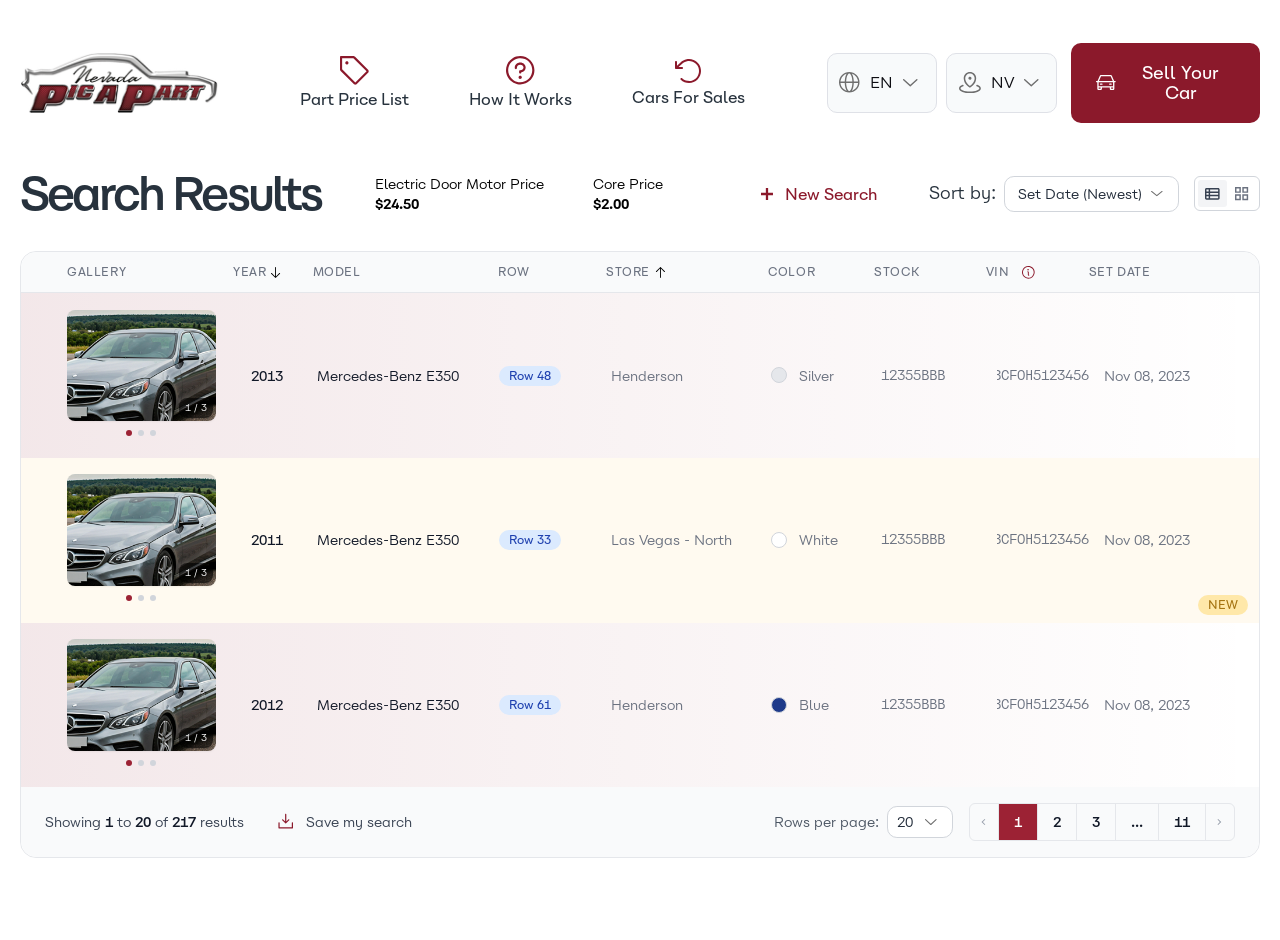
<file: search-results.html>
<!DOCTYPE html>
<html lang="en">

<head>
    <meta charset="UTF-8">
    <meta http-equiv="X-UA-Compatible" content="IE=edge">
    <meta name="viewport" content="width=device-width, initial-scale=1.0">
    <meta name="description" content="Nevada | Pic a part">

    <link rel="stylesheet" href="css/swiper-bundle.min.css">
    <link rel="stylesheet" href="css/main-styles.css">


    <title>Nevada | Pic a part</title>
</head>

<body>
    <div class="wrapper">
        <header class="header">
            <div class="header__container">
                <a href="/" class="header__logo" aria-label="logo and link to homepage">
                    <img src="img/main/logo.png" alt="logo">
                </a>
                <nav class='header-menu'>
                    <ul class='header-menu__list'>
                        <li class='header-menu__item'>
                            <a href='' class='header-menu__link'>
                                <div class="header-menu__icon">
                                    <img src="img/icons/header/label.svg" alt="header-icon">
                                </div>
                                <div class="header-menu__text">
                                    part price list
                                </div>
                            </a>
                        </li>
                        <li class="header-menu__item">
                            <a href='' class='header-menu__link'>
                                <div class="header-menu__icon">
                                    <img src="img/icons/header/questions.svg" alt="header-icon">
                                </div>
                                <div class="header-menu__text">
                                    how it works
                                </div>
                            </a>
                        </li>
                        <li class="header-menu__item">
                            <a href='' class='header-menu__link'>
                                <div class="header-menu__icon">
                                    <img src="img/icons/header/arrow.svg" alt="header-icon">
                                </div>
                                <div class="header-menu__text">
                                    Cars for sales
                                </div>
                            </a>
                        </li>
                    </ul>
                </nav>
                <div class="header__selects">
                    <div class="select-alt" data-select-menu>
                        <button class="select-alt__header" type="button" aria-label="Chose language"
                            data-select-menu-button>
                            <span class="select-alt__icon select-alt__icon-lang">
                                <img src="img/icons/header/lang.svg" alt="language icon">
                            </span>
                            <span class="select-alt__value" data-select-menu-value>EN</span>
                            <span class="select-alt__arrow-icon">
                                <img src="img/icons/header/select-menu_arrow.svg" alt="language icon">
                            </span>
                        </button>
                        <ul class="select-alt__body" data-select-menu-drop-down>
                            <li class="select-alt__item" data-select-menu-option>
                                <a href="" class="select-alt__link">
                                    <span>FR</span>
                                </a>
                            </li>
                            <li class="select-alt__item" data-select-menu-option>
                                <a href="" class="select-alt__link">
                                    <span>UA</span>
                                </a>
                            </li>
                            <li class="select-alt__item" data-select-menu-option>
                                <a href="" class="select-alt__link">
                                    <span>PL</span>
                                </a>
                            </li>
                            <li class="select-alt__item" data-select-menu-option>
                                <a href="" class="select-alt__link">
                                    <span>RO</span>
                                </a>
                            </li>

                        </ul>
                    </div>
                    <div class="select-alt" data-select-menu>
                        <button class="select-alt__header" type="button" aria-label="Chose language"
                            data-select-menu-button>
                            <span class="select-alt__icon select-alt__icon-location">
                                <img src="img/icons/header/location.svg" alt="location icon">
                            </span>
                            <span class="select-alt__value" data-select-menu-value>NV</span>
                            <span class="select-alt__arrow-icon">
                                <img src="img/icons/header/select-menu_arrow.svg" alt="language icon">
                            </span>
                        </button>
                        <ul class="select-alt__body" data-select-menu-drop-down>
                            <li class="select-alt__item" data-select-menu-option>
                                New York
                            </li>
                            <li class="select-alt__item" data-select-menu-option>
                                Las Vegas
                            </li>
                            <li class="select-alt__item" data-select-menu-option>
                                Los Angeles
                            </li>
                            <li class="select-alt__item" data-select-menu-option>
                                Miami
                            </li>

                        </ul>
                    </div>
                </div>
                <a href="" class="header__button button button-alt" data-da=".header-menu,1220,last">
                    <div class="header__icon button__icon">
                        <img src="img/icons/header/car.svg" alt="header-icon">
                    </div>
                    <div class="header__text button__text">
                        Sell Your Car
                    </div>
                </a>
                <button class='burger-menu' aria-label="open and close menu">
                    <span class='burger-menu__line burger-menu__line_1'></span>
                    <span class='burger-menu__line burger-menu__line_2'></span>
                    <span class='burger-menu__line burger-menu__line_3'></span>
                </button>


            </div>
        </header>
        <main class="page">
            <section class='serch-results' aria-labelledby='serch-results-title'>
                <div class='serch-results__container'>
                    <div class="header-search-results">
                        <h1 class="header-search-results__title" id="serch-results-title">
                            Search Results
                        </h1>
                        <div class="header-search-results__items">
                            <div class="header-search-results__item">
                                <div class="header-search-results__name">
                                    Electric Door Motor Price
                                </div>
                                <div class="header-search-results__price">
                                    $24.50
                                </div>
                            </div>
                            <div class="header-search-results__item">
                                <div class="header-search-results__name">
                                    Core Price
                                </div>
                                <div class="header-search-results__price">
                                    $2.00
                                </div>
                            </div>
                        </div>
                        <div class="header-search-results__actions">
                            <a href="" class="header-search-results__new-search-button"
                                data-da=".footer-search-results__details,768,last">
                                <div class="header-search-results__new-search-icon">
                                    <img src="img/icons/search-result/header-search-result-icon_01.svg" loading="lazy"
                                        aria-hidden="true" alt="">
                                </div>
                                <div class="header-search-results__new-search-text">
                                    new search
                                </div>
                            </a>
                            <div class="header-search-results__sort">
                                <label class="header-search-results__sort-text" for="select-sort-search" id="select-sort-label">
                                    Sort by:
                                </label>
                                <div class="select select-sort" data-js-select>
                                    <!-- 
                                  ⚠️ CRITICAL HTML MARKUP RULES FOR SELECT COMPONENT
                                  
                                  1. COMPONENT BEHAVIOR BY DEVICE:
                                     - The custom dropdown ([data-js-select-dropdown]) is displayed ONLY on Desktop and Tablets.
                                     - The native <select> ([data-js-select-original-control]) is displayed ONLY on Mobile devices.
                                  
                                  2. OPTION ORDER SYNCHRONIZATION:
                                     - The order of elements inside the custom dropdown MUST perfectly match 
                                       the order of <option> tags inside the native <select> (Index-to-Index).
                                  
                                  3. VALUE & TEXT IDENTITY:
                                     - The `value` attribute of the <option> tag MUST be exactly identical to its inner text 
                                       (case-sensitive), otherwise JavaScript won't be able to pass the value to the control.
                                     - Correct:   <option value="Oldest">Oldest</option>
                                     - Incorrect: <option value="oldest">Oldest</option>
                                  
                                  4. INITIAL INITIALIZATION:
                                     - The active item text inside the button ([data-js-select-button]) MUST match 
                                       the <option> tag that has the `selected` attribute during page load.
                                -->
                                    <select class="select__original-control field__control" id="select-sort-search" tabindex="-1"
                                        data-js-select-original-control>
                                        <option selected value="Set Date (Newest)">Set Date (Newest)</option>
                                        <option value="Set Date (Oldest)">Set Date (Oldest)</option>
                                        <option value="Recently Updated">Recently Updated</option>
                                        <option value="Most Popular">Most Popular</option>
                                        <option value="Most Viewed">Most Viewed</option>
                                    </select>
                                    <div class="select__body">
                                        <div class="select__button field__control" tabindex="0" role="combobox" aria-expanded="false"
                                            aria-haspopup="listbox" aria-controls="dropdown-sort-search"
                                            aria-labelledby="select-sort-label" data-js-select-button>
                                            Set Date (Newest)
                                        </div>
                                        <div class="select__dropdown" id="dropdown-sort-search" role="listbox"
                                            aria-labelledby="select-sort-label" data-js-select-dropdown>
                                            <div class="select__option is-selected is-current" id="dropdown-sort-option-1" role="option"
                                                aria-selected="true" data-js-select-option>
                                                Set Date (Newest)
                                            </div>
                                            <div class="select__option" id="dropdown-sort-option-2" role="option" aria-selected="false"
                                                data-js-select-option>
                                                Set Date (Oldest)
                                            </div>
                                            <div class="select__option" id="dropdown-sort-option-3" role="option" aria-selected="false"
                                                data-js-select-option>
                                                Recently Updated
                                            </div>
                                            <div class="select__option" id="dropdown-sort-option-4" role="option" aria-selected="false"
                                                data-js-select-option>
                                                Most Popular
                                            </div>
                                            <div class="select__option" id="dropdown-sort-option-5" role="option" aria-selected="false"
                                                data-js-select-option>
                                                Most Viewed
                                            </div>
                                        </div>
                                    </div>
                                </div>
                            </div>
                            <div class="header-search-results__display-buttons">
                                <button type="button" class="header-search-results__display-button _active"
                                    aria-label="display products in rows" data-change-view="rows">
                                    <img src="img/icons/search-result/header-search-result-icon_02.svg"
                                        alt="display-button icon">
                                </button>
                                <button type="button" class="header-search-results__display-button"
                                    aria-label="display products in columns" data-change-view="columns">
                                    <img src="img/icons/search-result/header-search-result-icon_03.svg"
                                        alt="display-button icon">
                                </button>
                            </div>
                        </div>
                    </div>
                    <div class="body-search-results">
                        <div class="header-body-search">
                            <div class="header-body-search__item">
                                Gallery
                            </div>
                            <button type="button"
                                class="header-body-search__item header-body-search__item-center _hight-to-low">
                                <span class="header-body-search__text">
                                    Year
                                </span>
                                <span class="header-body-search__arrow">
                                    <img src="img/icons/search-result/sort-arrow.svg" alt="sort-arrow">
                                </span>
                            </button>
                            <div class="header-body-search__item">
                                model
                            </div>
                            <div class="header-body-search__item">
                                row
                            </div>
                            <button type="button" class="header-body-search__item _low-to-hight">
                                <span class="header-body-search__text">
                                    store
                                </span>
                                <span class="header-body-search__arrow">
                                    <img src="img/icons/search-result/sort-arrow.svg" alt="sort-arrow">
                                </span>
                            </button>
                            <div class="header-body-search__item">
                                color
                            </div>
                            <div class="header-body-search__item">
                                stock
                            </div>
                            <div class="header-body-search__item">
                                VIN
                                <button type="button" class="header-body-search__button" aria-label="More about VIN"
                                    data-pop-up-trigger="vin-search-info">
                                    <img src="img/icons/home-page/info.svg" alt="">
                                </button>
                                <div class="header-body-search__vin-popup" data-pop-up-content="vin-search-info">
                                    <p>
                                        Lorem ipsum dolor sit amet consectetur. Turpis euismod lectus arcu non. Semper
                                        consectetur condimentum lacus diam.
                                    </p>
                                    <ul class="header-body-search__vin-list">
                                        <li class="header-body-search__vin-item">
                                            Lorem ipsum point 1
                                        </li>
                                        <li class="header-body-search__vin-item">
                                            Lorem ipsum point 2
                                        </li>
                                        <li class="header-body-search__vin-item">
                                            Lorem ipsum point 3
                                        </li>
                                    </ul>
                                </div>
                            </div>
                            <button type="button" class="header-body-search__item">
                                <span class="header-body-search__text">
                                    Set Date
                                </span>
                                <span class="header-body-search__arrow">
                                    <img src="img/icons/search-result/sort-arrow.svg" alt="sort-arrow">
                                </span>
                            </button>
                        </div>
                        <div class="products-body-search">
                            <a href="" class="products-body-search__item">
                                <div class="products-body-search__photos">
                                    <div class='products-body-search__swiper swiper'>
                                        <div class='products-body-search__wrapper swiper-wrapper'>
                                            <div class='products-body-search__slide swiper-slide'>
                                                <div class="products-body-search__cover ibg">
                                                    <img src="img/search-results/products/product-image_01.jpg" loading="lazy"
                                                        alt="car">
                                                </div>
                                            </div>
                                            <div class='products-body-search__slide swiper-slide'>
                                                <div class="products-body-search__cover ibg">
                                                    <img src="img/search-results/products/product-image_01.jpg" loading="lazy"
                                                        alt="car">
                                                </div>
                                            </div>
                                            <div class='products-body-search__slide swiper-slide'>
                                                <div class="products-body-search__cover ibg">
                                                    <img src="img/search-results/products/product-image_01.jpg" loading="lazy"
                                                        alt="car">
                                                </div>
                                            </div>
                                        </div>
                                        <div class="products-body-search__pagination swiper-pagination"></div>
                                        <div class="products-body-search__pagination-text swiper-pagination-text"></div>
                                    </div>
                                </div>
                                <div class="products-body-search__year">
                                    2013
                                </div>
                                <div class="products-body-search__model">
                                    Mercedes-Benz E350
                                </div>
                                <div class="products-body-search__row">
                                    <span>Row 48</span>
                                </div>
                                <div class="products-body-search__store">
                                    Henderson
                                </div>
                                <div class="products-body-search__color">
                                    <span>

                                    </span>
                                    Silver
                                </div>
                                <div class="products-body-search__stock">
                                    12355BBB
                                </div>
                                <div class="products-body-search__vin">
                                    1FA6P8CF0H5123456
                                </div>
                                <div class="products-body-search__date">
                                    Nov 08, 2023
                                </div>
                            </a>
                            <a href="" class="products-body-search__item products-body-search__item-new">
                                <div class="products-body-search__photos">
                                    <div class='products-body-search__swiper swiper'>
                                        <div class='products-body-search__wrapper swiper-wrapper'>
                                            <div class='products-body-search__slide swiper-slide'>
                                                <div class="products-body-search__cover ibg">
                                                    <img src="img/search-results/products/product-image_01.jpg" loading="lazy"
                                                        alt="car">
                                                </div>
                                            </div>
                                            <div class='products-body-search__slide swiper-slide'>
                                                <div class="products-body-search__cover ibg">
                                                    <img src="img/search-results/products/product-image_01.jpg" loading="lazy"
                                                        alt="car">
                                                </div>
                                            </div>
                                            <div class='products-body-search__slide swiper-slide'>
                                                <div class="products-body-search__cover ibg">
                                                    <img src="img/search-results/products/product-image_01.jpg" loading="lazy"
                                                        alt="car">
                                                </div>
                                            </div>
                                        </div>
                                        <div class="products-body-search__pagination swiper-pagination"></div>
                                        <div class="products-body-search__pagination-text swiper-pagination-text"></div>
                                    </div>
                                </div>
                                <div class="products-body-search__year">
                                    2011
                                </div>
                                <div class="products-body-search__model">
                                    Mercedes-Benz E350
                                </div>
                                <div class="products-body-search__row">
                                    <span>Row 33</span>
                                </div>
                                <div class="products-body-search__store">
                                    Las Vegas - North
                                </div>
                                <div class="products-body-search__color">
                                    <span style='background: #FFF;'>

                                    </span>
                                    White
                                </div>
                                <div class="products-body-search__stock">
                                    12355BBB
                                </div>
                                <div class="products-body-search__vin">
                                    1FA6P8CF0H5123456
                                </div>
                                <div class="products-body-search__date">
                                    Nov 08, 2023
                                </div>
                            </a>
                            <a href="" class="products-body-search__item">
                                <div class="products-body-search__photos">
                                    <div class='products-body-search__swiper swiper'>
                                        <div class='products-body-search__wrapper swiper-wrapper'>
                                            <div class='products-body-search__slide swiper-slide'>
                                                <div class="products-body-search__cover ibg">
                                                    <img src="img/search-results/products/product-image_01.jpg" loading="lazy"
                                                        alt="car"> 
                                                </div>
                                            </div>
                                            <div class='products-body-search__slide swiper-slide'>
                                                <div class="products-body-search__cover ibg">
                                                    <img src="img/search-results/products/product-image_01.jpg" loading="lazy"
                                                        alt="car">
                                                </div>
                                            </div>
                                            <div class='products-body-search__slide swiper-slide'>
                                                <div class="products-body-search__cover ibg">
                                                    <img src="img/search-results/products/product-image_01.jpg" loading="lazy"
                                                        alt="car">
                                                </div>
                                            </div>
                                        </div>
                                        <div class="products-body-search__pagination swiper-pagination"></div>
                                        <div class="products-body-search__pagination-text swiper-pagination-text"></div>
                                    </div>
                                </div>
                                <div class="products-body-search__year">
                                    2012
                                </div>
                                <div class="products-body-search__model">
                                    Mercedes-Benz E350
                                </div>
                                <div class="products-body-search__row">
                                    <span>Row 61</span>
                                </div>
                                <div class="products-body-search__store">
                                    Henderson
                                </div>
                                <div class="products-body-search__color">
                                    <span style='background: #1e3a8a;'>

                                    </span>
                                    Blue
                                </div>
                                <div class="products-body-search__stock">
                                    12355BBB
                                </div>
                                <div class="products-body-search__vin">
                                    1FA6P8CF0H5123456
                                </div>
                                <div class="products-body-search__date">
                                    Nov 08, 2023
                                </div>
                            </a>
                        </div>
                        <div class="footer-search-results">
                            <div class="footer-search-results__details">
                                <div class="footer-search-results__info">Showing <span>1</span> to <span>20</span> of
                                    <span>217</span> results
                                </div>
                                <a href="" class="footer-search-results__button">
                                    <div class="footer-search-results__icon">
                                        <img src="img/icons/search-result/download.svg" aria-hidden="true" loading="lazy" alt="">
                                    </div>
                                    <div class="footer-search-results__text">
                                        Save my search
                                    </div>
                                </a>
                            </div>
                            <div class="footer-search-results__actions">
                                <div class="footer-search-results__select">
                                    <label id="label-search-numb" for="select-search-numb">Rows per page:</label>
                                    <div class="select select-sort" data-js-select>
                                        <!-- 
                                                                                                                                  ⚠️ CRITICAL HTML MARKUP RULES FOR SELECT COMPONENT
                                                                                                                                  
                                                                                                                                  1. COMPONENT BEHAVIOR BY DEVICE:
                                                                                                                                     - The custom dropdown ([data-js-select-dropdown]) is displayed ONLY on Desktop and Tablets.
                                                                                                                                     - The native <select> ([data-js-select-original-control]) is displayed ONLY on Mobile devices.
                                                                                                                                  
                                                                                                                                  2. OPTION ORDER SYNCHRONIZATION:
                                                                                                                                     - The order of elements inside the custom dropdown MUST perfectly match 
                                                                                                                                       the order of <option> tags inside the native <select> (Index-to-Index).
                                                                                                                                  
                                                                                                                                  3. VALUE & TEXT IDENTITY:
                                                                                                                                     - The `value` attribute of the <option> tag MUST be exactly identical to its inner text 
                                                                                                                                       (case-sensitive), otherwise JavaScript won't be able to pass the value to the control.
                                                                                                                                     - Correct:   <option value="Oldest">Oldest</option>
                                                                                                                                     - Incorrect: <option value="oldest">Oldest</option>
                                                                                                                                  
                                                                                                                                  4. INITIAL INITIALIZATION:
                                                                                                                                     - The active item text inside the button ([data-js-select-button]) MUST match 
                                                                                                                                       the <option> tag that has the `selected` attribute during page load.
                                                                                                                                -->
                                        <select class="select__original-control field__control" id="select-search-numb"
                                            tabindex="-1" data-js-select-original-control>
                                            <option selected value="20">20</option>
                                            <option value="40">40</option>
                                            <option value="60">60</option>
                                        </select>
                                        <div class="select__body">
                                            <div class="select__button field__control" tabindex="0" role="combobox"
                                                aria-expanded="false" aria-haspopup="listbox"
                                                aria-controls="dropdown-search-numb"
                                                aria-labelledby="label-search-numb"
                                                data-js-select-button>
                                                20
                                            </div>
                                            <div class="select__dropdown" id="dropdown-search-numb" role="listbox"
                                                aria-labelledby="label-search-numb"
                                                data-js-select-dropdown>
                                                <div class="select__option is-selected is-current"
                                                    id="option-search-numb-1" role="option" aria-selected="true"
                                                    data-js-select-option>
                                                    20
                                                </div>
                                                <div class="select__option" id="option-search-numb-2" role="option"
                                                    aria-selected="false" data-js-select-option>
                                                    40
                                                </div>
                                                <div class="select__option" id="option-search-numb-3" role="option"
                                                    aria-selected="false" data-js-select-option>
                                                    60
                                                </div>
                                            </div>
                                        </div>
                                    </div>

                                </div>
                                <nav class="pagination-search-results">
                                    <ul class="pagination-search-results__list">
                                        <li class="pagination-search-results__item">
                                            <a href="" class="pagination-search-results__link"
                                                aria-label="previous page">
                                                <img src="img/icons/search-result/previous-icon.svg" loading="lazy"
                                                    alt="previous page icon">
                                            </a>
                                        </li>
                                        <li class="pagination-search-results__item">
                                            <a href="" class="pagination-search-results__link  _active">
                                                1
                                            </a>
                                        </li>
                                        <li class="pagination-search-results__item">
                                            <a href="" class="pagination-search-results__link">
                                                2
                                            </a>
                                        </li>
                                        <li class="pagination-search-results__item">
                                            <a href="" class="pagination-search-results__link">
                                                3
                                            </a>
                                        </li>
                                        <li class="pagination-search-results__item">
                                            <a href="" class="pagination-search-results__link">
                                                4
                                            </a>
                                        </li>
                                        <li class="pagination-search-results__item">
                                            <a href="" class="pagination-search-results__link">
                                                5
                                            </a>
                                        </li>
                                        <li class="pagination-search-results__item">
                                            <a href="" class="pagination-search-results__link">
                                                6
                                            </a>
                                        </li>
                                        <li class="pagination-search-results__item">
                                            <a href="" class="pagination-search-results__link">
                                                7
                                            </a>
                                        </li>
                                        <li class="pagination-search-results__item">
                                            <a href="" class="pagination-search-results__link">
                                                8
                                            </a>
                                        </li>
                                        <li class="pagination-search-results__item">
                                            <a href="" class="pagination-search-results__link">
                                                9
                                            </a>
                                        </li>
                                        <li class="pagination-search-results__item">
                                            <a href="" class="pagination-search-results__link">
                                                10
                                            </a>
                                        </li>
                                        <li class="pagination-search-results__item">
                                            <a href="" class="pagination-search-results__link">
                                                11
                                            </a>
                                        </li>
                                        <li class="pagination-search-results__item">
                                            <a href="" class="pagination-search-results__link" aria-label="next page">
                                                <img src="img/icons/search-result/next-icon.svg" loading="lazy"
                                                    alt="next page icon">
                                            </a>
                                        </li>
                                    </ul>
                                </nav>
                            </div>
                        </div>
                    </div>

                </div>
            </section>
        </main>

    </div>

    <script src="js/swiper-bundle.min.js"></script>
    <script src="js/swipers-init.js"></script>
    <script src="js/script.js"></script>
</body>

</html>
</file>
<file: css/main-styles.css>
@charset "UTF-8";
* {
  padding: 0;
  margin: 0;
  border: 0;
}

*, *:before, *:after {
  -webkit-box-sizing: border-box;
  box-sizing: border-box;
}

:focus, :active {
  outline: none;
}

a:focus, a:active {
  outline: none;
}

nav, footer, header, aside {
  display: block;
}

html, body {
  height: 100%;
  width: 100%;
  font-size: 100%;
  line-height: 1;
  -ms-text-size-adjust: 100%;
  -moz-text-size-adjust: 100%;
  -webkit-text-size-adjust: 100%;
  -webkit-font-smoothing: antialiased;
}

input, button, textarea {
  font-family: inherit;
}

textarea {
  resize: none;
}

input::-ms-clear {
  display: none;
}

button {
  cursor: pointer;
  background: transparent;
}

button::-moz-focus-inner {
  padding: 0;
  border: 0;
}

a, a:visited {
  text-decoration: none;
}

a:hover {
  text-decoration: none;
}

ul li {
  list-style: none;
}

img {
  vertical-align: top;
  max-width: 100%;
}

h1, h2, h3, h4, h5, h6 {
  font-size: inherit;
  font-weight: 400;
}

@font-face {
  font-family: "Carbona";
  src: url("../fonts/Carbona-ExtraLight.woff2") format("woff2"), url("../fonts/Carbona-ExtraLight.woff") format("woff");
  font-weight: 200;
  font-style: normal;
  font-display: swap;
}
@font-face {
  font-family: "Carbona";
  src: url("../fonts/Carbona-Regular.woff2") format("woff2"), url("../fonts/Carbona-Regular.woff") format("woff");
  font-weight: 400;
  font-style: normal;
  font-display: swap;
}
@font-face {
  font-family: "Carbona";
  src: url("../fonts/Carbona-Medium.woff2") format("woff2"), url("../fonts/Carbona-Medium.woff") format("woff");
  font-weight: 500;
  font-style: normal;
  font-display: swap;
}
@font-face {
  font-family: "Carbona";
  src: url("../fonts/Carbona-SemiBold.woff2") format("woff2"), url("../fonts/Carbona-SemiBold.woff") format("woff");
  font-weight: 600;
  font-style: normal;
  font-display: swap;
}
@font-face {
  font-family: "Carbona";
  src: url("../fonts/Carbona-Bold.woff2") format("woff2"), url("../fonts/Carbona-Bold.woff") format("woff");
  font-weight: 700;
  font-style: normal;
  font-display: swap;
}
@font-face {
  font-family: "Carbona";
  src: url("../fonts/Carbona-Black.woff2") format("woff2"), url("../fonts/Carbona-Black.woff") format("woff");
  font-weight: 900;
  font-style: normal;
  font-display: swap;
}
@font-face {
  font-family: "Carbona-mono";
  src: url("../fonts/Carbona-MonoRegular.woff2") format("woff2"), url("../fonts/Carbona-MonoRegular.woff") format("woff");
  font-weight: 400;
  font-style: normal;
  font-display: swap;
}
@font-face {
  font-family: "Carbona-slanted";
  src: url("../fonts/Carbona-MediumSlanted.woff2") format("woff2"), url("../fonts/Carbona-MediumSlanted.woff") format("woff");
  font-weight: 500;
  font-style: normal;
  font-display: swap;
}
html,
body {
  height: 100%;
}

body {
  font-family: Carbona, Arial, Helvetica, sans-serif;
  font-weight: 400;
  font-size: 18px;
}
@media (max-width: 1362px) {
  body {
    font-size: calc(14px + 4 * (100vw - 440px) / 922);
  }
}
body {
  line-height: 140%;
  color: #27323d;
}
body._lock {
  overflow: hidden;
}

.wrapper {
  overflow: hidden;
  min-height: 100%;
  display: -webkit-box;
  display: -ms-flexbox;
  display: flex;
  -webkit-box-orient: vertical;
  -webkit-box-direction: normal;
      -ms-flex-direction: column;
          flex-direction: column;
}

.page {
  -webkit-box-flex: 1;
      -ms-flex: 1 1 auto;
          flex: 1 1 auto;
}

[class*=__container] {
  max-width: 1362px;
  margin: 0 auto;
  padding: 0 0.9375rem;
}
@media (min-width: 27.625rem) {
  [class*=__container] {
    padding: 0 1.25rem;
  }
}

[class*=__container-large] {
  max-width: 90.125rem;
  padding: 0;
}

@-webkit-keyframes ticker-scroll {
  0% {
    -webkit-transform: translate3d(0, 0, 0);
            transform: translate3d(0, 0, 0);
  }
  100% {
    -webkit-transform: translate3d(-100%, 0, 0);
            transform: translate3d(-100%, 0, 0); /* Зсув рівно на ширину одного повного блоку */
  }
}

@keyframes ticker-scroll {
  0% {
    -webkit-transform: translate3d(0, 0, 0);
            transform: translate3d(0, 0, 0);
  }
  100% {
    -webkit-transform: translate3d(-100%, 0, 0);
            transform: translate3d(-100%, 0, 0); /* Зсув рівно на ширину одного повного блоку */
  }
}
@-webkit-keyframes showBlock {
  0% {
    opacity: 0;
  }
  100% {
    opacity: 1;
  }
}
@keyframes showBlock {
  0% {
    opacity: 0;
  }
  100% {
    opacity: 1;
  }
}
@-webkit-keyframes hideBlock {
  0% {
    opacity: 1;
  }
  50% {
    opacity: 0;
  }
  100% {
    opacity: 0;
    height: 0;
    padding: 0;
  }
}
@keyframes hideBlock {
  0% {
    opacity: 1;
  }
  50% {
    opacity: 0;
  }
  100% {
    opacity: 0;
    height: 0;
    padding: 0;
  }
}
@-webkit-keyframes buttonPulse {
  0% {
    -webkit-transform: scale(1);
            transform: scale(1);
    opacity: 0.6;
  }
  50% {
    opacity: 0.3;
  }
  100% {
    -webkit-transform: scale(1.3);
            transform: scale(1.3);
    opacity: 0;
  }
}
@keyframes buttonPulse {
  0% {
    -webkit-transform: scale(1);
            transform: scale(1);
    opacity: 0.6;
  }
  50% {
    opacity: 0.3;
  }
  100% {
    -webkit-transform: scale(1.3);
            transform: scale(1.3);
    opacity: 0;
  }
}
.button {
  border-radius: 0.625rem;
  padding: 0.75rem 2rem;
  background: #8b192b;
  display: -webkit-inline-box;
  display: -ms-inline-flexbox;
  display: inline-flex;
  gap: 0.3125rem;
  -webkit-box-align: center;
      -ms-flex-align: center;
          align-items: center;
  font-weight: 700;
  font-size: 16px;
}
@media (max-width: 1362px) {
  .button {
    font-size: calc(14px + 2 * (100vw - 440px) / 922);
  }
}
.button {
  line-height: 150%;
  text-align: center;
  color: #fff;
  -webkit-transition: all 0.3s ease 0s;
  transition: all 0.3s ease 0s;
  text-align: center;
}
@media (any-hover: hover) {
  .button:hover {
    background: #751524;
  }
}
.button-alt {
  font-weight: 500;
  font-size: 1.125rem;
  line-height: 111%;
  gap: 0.625rem;
  padding-block: 21px;
}
@media (max-width: 1362px) {
  .button-alt {
    padding-block: calc(10px + 11 * (100vw - 440px) / 922);
  }
}
.button-alt {
  padding-inline: 26px;
}
@media (max-width: 1362px) {
  .button-alt {
    padding-inline: calc(15px + 11 * (100vw - 440px) / 922);
  }
}
@media (max-width: 47.9988rem) {
  .button-mh {
    width: 4.3125rem;
    height: 4.3125rem;
    border-radius: 50%;
    -webkit-box-pack: center;
        -ms-flex-pack: center;
            justify-content: center;
    padding: 0;
  }
  .button-mh .button__text {
    display: none;
  }
  .button-mh .button__icon {
    width: 1.375rem;
    height: 1.1875rem;
  }
  .button-mh .button__icon img {
    width: 100%;
  }
}
.button__icon {
  width: 0.9375rem;
  height: 0.7813rem;
  display: -webkit-box;
  display: -ms-flexbox;
  display: flex;
  -webkit-box-align: center;
      -ms-flex-align: center;
          align-items: center;
  -webkit-box-pack: center;
      -ms-flex-pack: center;
          justify-content: center;
}
.button-white {
  background: #fff;
  color: #27323d;
}
@media (any-hover: hover) {
  .button-white:hover {
    background: rgba(255, 255, 255, 0.6);
  }
}

.select-alt {
  position: relative;
  z-index: 100;
}
.select-alt._active {
  z-index: 6;
}
.select-alt._active .select__arrow-icon {
  -webkit-transform: rotate(180deg);
      -ms-transform: rotate(180deg);
          transform: rotate(180deg);
}
.select-alt__header {
  display: -webkit-box;
  display: -ms-flexbox;
  display: flex;
  -webkit-box-align: center;
      -ms-flex-align: center;
          align-items: center;
  gap: 10px;
}
@media (max-width: 1362px) {
  .select-alt__header {
    gap: calc(6px + 4 * (100vw - 440px) / 922);
  }
}
.select-alt__header {
  border: 0.0625rem solid #dfe1e7;
  border-radius: 0.625rem;
  width: 113px;
}
@media (max-width: 1362px) {
  .select-alt__header {
    width: calc(87px + 26 * (100vw - 440px) / 922);
  }
}
.select-alt__header {
  padding-block: 17px;
}
@media (max-width: 1362px) {
  .select-alt__header {
    padding-block: calc(8px + 9 * (100vw - 440px) / 922);
  }
}
.select-alt__header {
  padding-inline: 12px;
}
@media (max-width: 1362px) {
  .select-alt__header {
    padding-inline: calc(10px + 2 * (100vw - 440px) / 922);
  }
}
.select-alt__header {
  background: #f8fafb;
  overflow: hidden;
}
.select-alt__icon {
  display: -webkit-box;
  display: -ms-flexbox;
  display: flex;
  -webkit-box-align: center;
      -ms-flex-align: center;
          align-items: center;
  -webkit-box-pack: center;
      -ms-flex-pack: center;
          justify-content: center;
}
.select-alt__icon-lang {
  -webkit-box-flex: 0;
      -ms-flex: 0 0 1.3125rem;
          flex: 0 0 1.3125rem;
  height: 1.3125rem;
}
@media (max-width: 61.9988rem) {
  .select-alt__icon-lang {
    -webkit-box-flex: 0;
        -ms-flex: 0 0 1.0625rem;
            flex: 0 0 1.0625rem;
    height: 1.0625rem;
  }
}
.select-alt__icon-location {
  -webkit-box-flex: 0;
      -ms-flex: 0 0 1.375rem;
          flex: 0 0 1.375rem;
  height: 1.3125rem;
}
@media (max-width: 61.9988rem) {
  .select-alt__icon-location {
    -webkit-box-flex: 0;
        -ms-flex: 0 0 1.0625rem;
            flex: 0 0 1.0625rem;
    height: 1rem;
  }
}
.select-alt__value {
  font-size: 16px;
}
@media (max-width: 1362px) {
  .select-alt__value {
    font-size: calc(14px + 2 * (100vw - 440px) / 922);
  }
}
.select-alt__value {
  line-height: 160%;
  color: #0d0d12;
  overflow: hidden;
  text-overflow: ellipsis;
  display: -webkit-box;
  -webkit-line-clamp: 1;
  -webkit-box-orient: vertical;
}
.select-alt__arrow-icon {
  display: -webkit-box;
  display: -ms-flexbox;
  display: flex;
  -webkit-box-align: center;
      -ms-flex-align: center;
          align-items: center;
  -webkit-box-pack: center;
      -ms-flex-pack: center;
          justify-content: center;
  -webkit-transition: all 0.3s ease 0s;
  transition: all 0.3s ease 0s;
  -webkit-box-flex: 0;
      -ms-flex: 0 0 0.9375rem;
          flex: 0 0 0.9375rem;
}
@media (max-width: 61.9988rem) {
  .select-alt__arrow-icon {
    -webkit-box-flex: 0;
        -ms-flex: 0 0 0.75rem;
            flex: 0 0 0.75rem;
  }
}
.select-alt__body {
  display: none;
  position: absolute;
  top: calc(100% + 0.1875rem);
  background: #fff;
  right: 0;
  min-width: -webkit-max-content;
  min-width: -moz-max-content;
  min-width: max-content;
  border: 0.0625rem solid #dfe1e7;
  border-radius: 0.625rem;
  width: 113px;
}
@media (max-width: 1362px) {
  .select-alt__body {
    width: calc(87px + 26 * (100vw - 440px) / 922);
  }
}
@media (min-width: 47.9988rem) {
  .select-alt__body {
    left: 0;
  }
}
.select-alt__item {
  font-size: 16px;
}
@media (max-width: 1362px) {
  .select-alt__item {
    font-size: calc(14px + 2 * (100vw - 440px) / 922);
  }
}
.select-alt__item {
  line-height: 160%;
  color: #0d0d12;
  max-width: 9.375rem;
  overflow: hidden;
  text-overflow: ellipsis;
  display: -webkit-box;
  -webkit-line-clamp: 1;
  -webkit-box-orient: vertical;
  cursor: pointer;
}
.select-alt__item:not(:last-child) {
  margin-bottom: 0.1875rem;
}
.select-alt__item {
  -webkit-transition: all 0.3s ease 0s;
  transition: all 0.3s ease 0s;
}
@media (any-hover: hover) {
  .select-alt__item:hover {
    background: #f8fafb;
  }
}
.select-alt__item:not(:has(.select__link)) {
  padding-block: 6px;
}
@media (max-width: 1362px) {
  .select-alt__item:not(:has(.select__link)) {
    padding-block: calc(4px + 2 * (100vw - 440px) / 922);
  }
}
.select-alt__item:not(:has(.select__link)) {
  padding-inline: 12px;
}
@media (max-width: 1362px) {
  .select-alt__item:not(:has(.select__link)) {
    padding-inline: calc(10px + 2 * (100vw - 440px) / 922);
  }
}
.select-alt__link {
  color: #0d0d12;
  padding-block: 6px;
}
@media (max-width: 1362px) {
  .select-alt__link {
    padding-block: calc(4px + 2 * (100vw - 440px) / 922);
  }
}
.select-alt__link {
  padding-inline: 12px;
}
@media (max-width: 1362px) {
  .select-alt__link {
    padding-inline: calc(10px + 2 * (100vw - 440px) / 922);
  }
}

.ibg {
  position: relative;
}
.ibg img,
.ibg video {
  position: absolute;
  width: 100%;
  height: 100%;
  top: 0;
  left: 0;
  -o-object-fit: cover;
     object-fit: cover;
  -o-object-position: center;
     object-position: center;
}

.title {
  font-weight: 400;
  font-size: 4.25rem;
  line-height: 101%;
  letter-spacing: -0.06em;
  color: #27323d;
}
.title span {
  font-weight: 600;
}
.title-white {
  color: #fff;
}

.select-sort {
  width: 10.9375rem;
  font-size: 0.875rem;
  line-height: 143%;
}
.select-sort select {
  -webkit-appearance: none;
  -moz-appearance: none;
  appearance: none;
  padding-right: 1.875rem;
  max-width: 100%;
}
.select-sort select::-ms-expand {
  display: none;
}
.select-sort select {
  background: url("../img/icons/select-arrow.svg") 9.375rem center/0.75rem 0.5rem no-repeat;
}
.select-sort .select__button {
  font-size: 0.875rem;
  line-height: 143%;
  color: #1f2937;
  padding-right: 1.6875rem;
}
.select-sort .select__button::after {
  content: "";
  background: url("../img/icons/select-arrow.svg") center/0.75rem 0.5rem no-repeat;
  right: 0.8125rem;
}
.select__original-control {
  max-width: 100%;
  position: relative;
  display: block;
  width: 100%;
  font-size: 0.875rem;
  color: #111827;
  padding-block: 16px;
}
@media (max-width: 1362px) {
  .select__original-control {
    padding-block: calc(14px + 2 * (100vw - 440px) / 922);
  }
}
.select__original-control {
  padding-inline: 13px;
}
@media (max-width: 1362px) {
  .select__original-control {
    padding-inline: calc(12px + 1 * (100vw - 440px) / 922);
  }
}
.select__original-control {
  font-family: Carbona, Arial, Helvetica, sans-serif;
  border: 0.0625rem solid #b3b5ba;
  border-radius: 0.25rem;
}
@media (min-width: 47.9988rem) {
  .select__original-control {
    display: none;
  }
}
.select__body {
  position: relative;
}
@media (max-width: 47.9988rem) {
  .select__body {
    display: none;
  }
}
.select__button, .select__option {
  -webkit-user-select: none;
     -moz-user-select: none;
      -ms-user-select: none;
          user-select: none;
  cursor: pointer;
}
.select__button *, .select__option * {
  pointer-events: none;
}
.select__button {
  -webkit-transition: all 0.3s cubic-bezier(0.4, 0, 0.2, 1) 0s;
  transition: all 0.3s cubic-bezier(0.4, 0, 0.2, 1) 0s;
  position: relative;
  border: 0.0625rem solid #b3b5ba;
  border-radius: 0.25rem;
  color: #111827;
  white-space: nowrap;
  overflow: hidden;
  text-overflow: ellipsis;
  font-size: 16px;
}
@media (max-width: 1362px) {
  .select__button {
    font-size: calc(14px + 2 * (100vw - 440px) / 922);
  }
}
.select__button {
  line-height: 150%;
  padding-block: 16px;
}
@media (max-width: 1362px) {
  .select__button {
    padding-block: calc(14px + 2 * (100vw - 440px) / 922);
  }
}
.select__button {
  padding-inline: 13px;
}
@media (max-width: 1362px) {
  .select__button {
    padding-inline: calc(12px + 1 * (100vw - 440px) / 922);
  }
}
.select__button {
  padding-right: 40px;
}
@media (max-width: 1362px) {
  .select__button {
    padding-right: calc(40px + 0 * (100vw - 440px) / 922);
  }
}
.select__button {
  border: 0.0625rem solid #d1d5db;
  border-radius: 10px;
}
@media (max-width: 1362px) {
  .select__button {
    border-radius: calc(9px + 1 * (100vw - 440px) / 922);
  }
}
.select__button {
  background: #fff;
}
.select__button.is-expanded::after {
  -webkit-transform: translate(0, -50%) rotate(180deg);
      -ms-transform: translate(0, -50%) rotate(180deg);
          transform: translate(0, -50%) rotate(180deg);
}
.select__button::after {
  content: "";
  position: absolute;
  top: 50%;
  right: 1rem;
  width: 0.9688rem;
  height: 0.4688rem;
  background: url("../img/icons/select-arrow.svg") center/contain no-repeat;
  -webkit-transition: all 0.3s cubic-bezier(0.4, 0, 0.2, 1) 0s;
  transition: all 0.3s cubic-bezier(0.4, 0, 0.2, 1) 0s;
  color: #b3b5ba;
  -webkit-transform: translate(0, -50%);
      -ms-transform: translate(0, -50%);
          transform: translate(0, -50%);
}
.select__dropdown {
  position: absolute;
  top: calc(100% + 0.25rem);
  display: grid;
  row-gap: 0.25rem;
  min-width: 9.375rem;
  width: 100%;
  max-height: 15.625rem;
  overflow-y: auto;
  padding: 0.25rem;
  background-color: #fff;
  border-radius: 0.375rem;
  -webkit-transition: all 0.3s cubic-bezier(0.4, 0, 0.2, 1) 0s;
  transition: all 0.3s cubic-bezier(0.4, 0, 0.2, 1) 0s;
  z-index: 10;
}
.select__dropdown.is-on-the-left-side {
  left: 0;
  -webkit-transform-origin: 0 0;
      -ms-transform-origin: 0 0;
          transform-origin: 0 0;
}
.select__dropdown.is-on-the-right-side {
  right: 0;
  -webkit-transform-origin: 100% 0;
      -ms-transform-origin: 100% 0;
          transform-origin: 100% 0;
}
.select__dropdown:not(.is-expanded) {
  visibility: hidden;
  opacity: 0;
  scale: 0;
}
.select__option {
  display: -webkit-box;
  display: -ms-flexbox;
  display: flex;
  -webkit-box-pack: justify;
      -ms-flex-pack: justify;
          justify-content: space-between;
  -webkit-box-align: center;
      -ms-flex-align: center;
          align-items: center;
  -webkit-column-gap: 0.625rem;
     -moz-column-gap: 0.625rem;
          column-gap: 0.625rem;
  padding: 0.625rem;
  border: 0.0625rem solid transparent;
  border-radius: inherit;
}
.select__option.is-selected {
  color: #8b192b;
}
.select__option.is-current {
  border-color: #8b192b;
}

.header {
  padding-block: 45px;
}
@media (max-width: 1362px) {
  .header {
    padding-block: calc(20px + 25 * (100vw - 440px) / 922);
  }
}
.header {
  position: relative;
  z-index: 100;
}
@media (max-width: 76.25rem) {
  .header::after {
    content: "";
    position: absolute;
    width: 100%;
    height: 100%;
    top: 0;
    left: 0;
    background: #fff;
    z-index: 1;
  }
}
.header-absolute {
  position: absolute;
  width: 100%;
  top: 0;
  left: 0;
}
@media (max-width: 76.25rem) {
  .header-absolute::after {
    left: -120%;
    -webkit-transition: all 0.3s ease 0s;
    transition: all 0.3s ease 0s;
  }
  .header-absolute:has(.header-menu._active)::after {
    left: 0%;
  }
}
.header__container {
  display: -webkit-box;
  display: -ms-flexbox;
  display: flex;
  -webkit-box-align: center;
      -ms-flex-align: center;
          align-items: center;
  gap: 0.875rem;
}
.header__logo {
  max-width: 206px;
}
@media (max-width: 1362px) {
  .header__logo {
    max-width: calc(116px + 90 * (100vw - 440px) / 922);
  }
}
.header__logo {
  z-index: 5;
}
@media (max-width: 76.25rem) {
  .header__logo {
    margin-right: auto;
  }
}
.header__button .button__icon {
  -webkit-box-flex: 0;
      -ms-flex: 0 0 1.3125rem;
          flex: 0 0 1.3125rem;
  height: 1.3125rem;
}
.header__selects {
  display: -webkit-box;
  display: -ms-flexbox;
  display: flex;
  -webkit-box-align: center;
      -ms-flex-align: center;
          align-items: center;
  gap: 0.5625rem;
}

@media (min-width: 76.25rem) {
  .header-menu {
    margin: 0 auto;
  }
}
@media (max-width: 76.25rem) {
  .header-menu {
    position: fixed;
    width: 100%;
    height: 100%;
    top: 0;
    left: -120%;
    background: #fff;
    padding: 9.375rem 1.25rem 1.875rem;
    -webkit-transition: all 0.3s ease 0s;
    transition: all 0.3s ease 0s;
    overflow: auto;
  }
  .header-menu._active {
    left: 0%;
  }
}
.header-menu__list {
  display: -webkit-box;
  display: -ms-flexbox;
  display: flex;
  -webkit-box-align: center;
      -ms-flex-align: center;
          align-items: center;
  gap: 63px;
}
@media (max-width: 1362px) {
  .header-menu__list {
    gap: calc(30px + 33 * (100vw - 440px) / 922);
  }
}
@media (max-width: 76.25rem) {
  .header-menu__list {
    -webkit-box-orient: vertical;
    -webkit-box-direction: normal;
        -ms-flex-direction: column;
            flex-direction: column;
    -webkit-box-align: start;
        -ms-flex-align: start;
            align-items: flex-start;
    gap: 0.9375rem;
  }
  .header-menu__list:not(:last-child) {
    margin-bottom: 0.9375rem;
  }
}
.header-menu__link {
  display: -webkit-box;
  display: -ms-flexbox;
  display: flex;
  -webkit-box-align: center;
      -ms-flex-align: center;
          align-items: center;
  text-align: center;
  gap: 0.625rem;
  font-weight: 500;
  font-size: 1rem;
  line-height: 125%;
  text-transform: capitalize;
  color: #27323d;
}
@media (min-width: 76.25rem) {
  .header-menu__link {
    gap: 0.25rem;
    -webkit-box-orient: vertical;
    -webkit-box-direction: normal;
        -ms-flex-direction: column;
            flex-direction: column;
  }
}
.header-menu__link {
  -webkit-transition: all 0.3s ease 0s;
  transition: all 0.3s ease 0s;
}
@media (any-hover: hover) {
  .header-menu__link:hover {
    color: #8b192b;
  }
}
.burger-menu {
  display: none;
  width: 1.5rem;
  -webkit-box-flex: 0;
      -ms-flex: 0 0 1.5rem;
          flex: 0 0 1.5rem;
  height: 1.125rem;
  background: transparent;
  position: relative;
  z-index: 3;
}
.burger-menu._active .burger-menu__line_2 {
  width: 0;
  -webkit-transition: all 0s ease 0.3s;
  transition: all 0s ease 0.3s;
}
.burger-menu._active .burger-menu__line_1 {
  position: absolute;
  top: 50%;
  left: 0;
  -webkit-transform: rotate(40deg) translate(0, -50%);
      -ms-transform: rotate(40deg) translate(0, -50%);
          transform: rotate(40deg) translate(0, -50%);
  -webkit-transition: top 0.3s ease 0s, -webkit-transform 0.3s ease 0.3s;
  transition: top 0.3s ease 0s, -webkit-transform 0.3s ease 0.3s;
  transition: top 0.3s ease 0s, transform 0.3s ease 0.3s;
  transition: top 0.3s ease 0s, transform 0.3s ease 0.3s, -webkit-transform 0.3s ease 0.3s;
}
.burger-menu._active .burger-menu__line_3 {
  position: absolute;
  bottom: 50%;
  left: 0;
  -webkit-transform: rotate(-40deg) translate(0, 50%);
      -ms-transform: rotate(-40deg) translate(0, 50%);
          transform: rotate(-40deg) translate(0, 50%);
  -webkit-transition: bottom 0.3s ease 0s, -webkit-transform 0.3s ease 0.3s;
  transition: bottom 0.3s ease 0s, -webkit-transform 0.3s ease 0.3s;
  transition: bottom 0.3s ease 0s, transform 0.3s ease 0.3s;
  transition: bottom 0.3s ease 0s, transform 0.3s ease 0.3s, -webkit-transform 0.3s ease 0.3s;
}
@media (max-width: 76.25rem) {
  .burger-menu {
    display: -webkit-box;
    display: -ms-flexbox;
    display: flex;
  }
}
.burger-menu__line {
  background: #000000;
  width: 100%;
  height: 0.125rem;
  border-radius: 6.25rem;
  position: absolute;
}
.burger-menu__line_1 {
  top: 0;
  left: 0;
  -webkit-transition: top 0.3s ease 0.3s, -webkit-transform 0.3s ease 0s;
  transition: top 0.3s ease 0.3s, -webkit-transform 0.3s ease 0s;
  transition: transform 0.3s ease 0s, top 0.3s ease 0.3s;
  transition: transform 0.3s ease 0s, top 0.3s ease 0.3s, -webkit-transform 0.3s ease 0s;
}
.burger-menu__line_2 {
  top: 50%;
  left: 0;
  -webkit-transform: translate(0, -50%);
      -ms-transform: translate(0, -50%);
          transform: translate(0, -50%);
  -webkit-transition: all 0s ease 0.3s;
  transition: all 0s ease 0.3s;
}
.burger-menu__line_3 {
  bottom: 0;
  left: 0;
  -webkit-transition: bottom 0.3s ease 0.3s, -webkit-transform 0.3s ease 0s;
  transition: bottom 0.3s ease 0.3s, -webkit-transform 0.3s ease 0s;
  transition: transform 0.3s ease 0s, bottom 0.3s ease 0.3s;
  transition: transform 0.3s ease 0s, bottom 0.3s ease 0.3s, -webkit-transform 0.3s ease 0s;
}

.hero-home__container-large {
  padding-top: 168px;
}
@media (max-width: 1362px) {
  .hero-home__container-large {
    padding-top: calc(94px + 74 * (100vw - 440px) / 922);
  }
}
@media (min-width: 47.9988rem) {
  .hero-home__container-large {
    padding-bottom: 4.3125rem;
  }
}
.hero-home__container-large {
  position: relative;
  border-bottom-left-radius: 80px;
}
@media (max-width: 1362px) {
  .hero-home__container-large {
    border-bottom-left-radius: calc(34px + 46 * (100vw - 440px) / 922);
  }
}
.hero-home__container-large {
  border-bottom-right-radius: 80px;
}
@media (max-width: 1362px) {
  .hero-home__container-large {
    border-bottom-right-radius: calc(34px + 46 * (100vw - 440px) / 922);
  }
}
.hero-home__container-large {
  overflow: hidden;
}
.hero-home__back {
  position: absolute;
  width: 100%;
  height: 100%;
  top: 0;
  left: 0;
}
@media (max-width: 47.9988rem) {
  .hero-home__back {
    display: none;
  }
}
.hero-home__back-mobile {
  position: absolute;
  width: 100%;
  height: 100%;
  left: 0;
  top: -20%;
  border-radius: 0 0 2.125rem 2.125rem;
  overflow: hidden;
}
@media (min-width: 47.9988rem) {
  .hero-home__back-mobile {
    display: none;
  }
  .hero-home__back-mobile img {
    -o-object-fit: contain;
       object-fit: contain;
  }
}
.hero-home__container {
  position: relative;
  z-index: 2;
}
.hero-home__body {
  display: -webkit-box;
  display: -ms-flexbox;
  display: flex;
  gap: 2.125rem;
}
@media (min-width: 47.9988rem) {
  .hero-home__body {
    margin-bottom: 1.375rem;
  }
}
@media (max-width: 47.9988rem) {
  .hero-home__body {
    -webkit-box-orient: vertical;
    -webkit-box-direction: normal;
        -ms-flex-direction: column;
            flex-direction: column;
  }
}
@media (max-width: 47.9988rem) {
  .hero-home__info {
    text-align: center;
  }
}
.hero-home__label {
  padding-block: 10px;
}
@media (max-width: 1362px) {
  .hero-home__label {
    padding-block: calc(6px + 4 * (100vw - 440px) / 922);
  }
}
.hero-home__label {
  padding-inline: 20px;
}
@media (max-width: 1362px) {
  .hero-home__label {
    padding-inline: calc(12px + 8 * (100vw - 440px) / 922);
  }
}
.hero-home__label {
  border: 0.0625rem solid #000;
  border-radius: 40px;
}
@media (max-width: 1362px) {
  .hero-home__label {
    border-radius: calc(25px + 15 * (100vw - 440px) / 922);
  }
}
.hero-home__label {
  display: inline-block;
  font-weight: 500;
  font-size: 24px;
}
@media (max-width: 1362px) {
  .hero-home__label {
    font-size: calc(14px + 10 * (100vw - 440px) / 922);
  }
}
.hero-home__label {
  line-height: 100%;
  letter-spacing: -0.06em;
  color: #27323d;
}
@media (max-width: 47.9988rem) {
  .hero-home__label {
    font-weight: 600;
  }
}
.hero-home__label {
  margin-bottom: 32px;
}
@media (max-width: 1362px) {
  .hero-home__label {
    margin-bottom: calc(15px + 17 * (100vw - 440px) / 922);
  }
}
.hero-home__title {
  font-weight: 500;
  font-size: 77px;
}
@media (max-width: 1362px) {
  .hero-home__title {
    font-size: calc(38px + 39 * (100vw - 440px) / 922);
  }
}
.hero-home__title {
  line-height: 97%;
  letter-spacing: -0.06em;
  color: #27323d;
}
.hero-home__title span {
  font-weight: 700;
}
@media (max-width: 47.9988rem) {
  .hero-home__title {
    margin-bottom: 0.9375rem;
    text-align: center;
  }
}
.hero-home__footer {
  text-align: center;
}
@media (min-width: 47.9988rem) {
  .hero-home__footer {
    display: -webkit-box;
    display: -ms-flexbox;
    display: flex;
    gap: 0.9375rem;
    max-width: 35.9375rem;
    text-align: left;
  }
}
.hero-home__message {
  font-weight: 500;
  font-size: 22px;
}
@media (max-width: 1362px) {
  .hero-home__message {
    font-size: calc(16px + 6 * (100vw - 440px) / 922);
  }
}
.hero-home__message {
  line-height: 132%;
  color: #fff;
}
@media (max-width: 47.9988rem) {
  .hero-home__message {
    font-weight: 400;
    color: #27323d;
    max-width: 19.125rem;
    margin: 0 auto 1.1875rem;
  }
}
.hero-home__button {
  -webkit-box-flex: 1;
      -ms-flex: 1 0 auto;
          flex: 1 0 auto;
}
@media (max-width: 47.9988rem) {
  .hero-home__button {
    border: 0.0625rem solid #27323d;
    gap: 0.375rem;
  }
  .hero-home__button .button__icon {
    width: 0.75rem;
    height: 0.75rem;
  }
}

.action-hero-home {
  border: 0.0625rem solid #fff;
  backdrop-filter: blur(3.5875rem);
  background: rgba(255, 255, 255, 0.2);
  border-radius: 38px;
}
@media (max-width: 1362px) {
  .action-hero-home {
    border-radius: calc(35px + 3 * (100vw - 440px) / 922);
  }
}
@media (min-width: 47.9988rem) {
  .action-hero-home {
    max-width: 26.875rem;
    -webkit-box-flex: 0;
        -ms-flex: 0 0 26.875rem;
            flex: 0 0 26.875rem;
  }
}
@media (min-width: 61.9988rem) {
  .action-hero-home {
    max-width: 31.25rem;
    -webkit-box-flex: 0;
        -ms-flex: 0 0 31.25rem;
            flex: 0 0 31.25rem;
  }
}
@media (max-width: 47.9988rem) {
  .action-hero-home {
    background: rgba(255, 255, 255, 0.5);
  }
}
.action-hero-home__tabs {
  display: -webkit-box;
  display: -ms-flexbox;
  display: flex;
  margin-bottom: 14px;
}
@media (max-width: 1362px) {
  .action-hero-home__tabs {
    margin-bottom: calc(7px + 7 * (100vw - 440px) / 922);
  }
}
.action-hero-home__tab {
  font-weight: 500;
  font-size: 18px;
}
@media (max-width: 1362px) {
  .action-hero-home__tab {
    font-size: calc(16px + 2 * (100vw - 440px) / 922);
  }
}
.action-hero-home__tab {
  line-height: 133%;
  color: #27323d;
  padding-block: 23px;
}
@media (max-width: 1362px) {
  .action-hero-home__tab {
    padding-block: calc(24px + -1 * (100vw - 440px) / 922);
  }
}
.action-hero-home__tab {
  padding-left: 29px;
}
@media (max-width: 1362px) {
  .action-hero-home__tab {
    padding-left: calc(22px + 7 * (100vw - 440px) / 922);
  }
}
.action-hero-home__tab {
  -webkit-transition: all 0.3s ease 0s;
  transition: all 0.3s ease 0s;
}
.action-hero-home__tab:not(._active) .action-hero-home__icon,
.action-hero-home__tab:not(._active) .action-hero-home__text {
  opacity: 0.5;
}
.action-hero-home__tab span {
  pointer-events: none;
}
.action-hero-home__tab-01 {
  -webkit-box-flex: 1;
      -ms-flex: 1 1 auto;
          flex: 1 1 auto;
}
.action-hero-home__tab-01:not(._active) {
  border-radius: 2.375rem 0;
  background: #fff;
}
.action-hero-home__tab-01:not(._active) .action-hero-home__progress-bar {
  opacity: 0;
}
@media (max-width: 47.9988rem) {
  .action-hero-home__tab-01:not(._active) {
    border-radius: 2.1875rem 0;
  }
}
.action-hero-home__wrapper {
  display: -webkit-box;
  display: -ms-flexbox;
  display: flex;
  -webkit-box-align: center;
      -ms-flex-align: center;
          align-items: center;
  gap: 0.4375rem;
}
@media (min-width: 47.9988rem) {
  .action-hero-home__wrapper:not(:last-child) {
    margin-bottom: 0.6875rem;
  }
}
.action-hero-home__icon {
  display: -webkit-box;
  display: -ms-flexbox;
  display: flex;
  -webkit-box-align: center;
      -ms-flex-align: center;
          align-items: center;
  -webkit-box-pack: center;
      -ms-flex-pack: center;
          justify-content: center;
}
.action-hero-home__progress-bar {
  display: -webkit-box;
  display: -ms-flexbox;
  display: flex;
  -webkit-box-align: center;
      -ms-flex-align: center;
          align-items: center;
  gap: 0.1875rem;
}
@media (max-width: 47.9988rem) {
  .action-hero-home__progress-bar {
    display: none;
  }
}
.action-hero-home__progress-item {
  border: 0.0625rem solid #bababa;
  border-radius: 6.1875rem;
  width: 2.9375rem;
  height: 0.625rem;
  background: #fff;
  -webkit-transition: all 0.3s ease 0s;
  transition: all 0.3s ease 0s;
}
.action-hero-home__progress-item._active {
  background: #8b192b;
  border-color: #8b192b;
}
.action-hero-home__tab-02 {
  -webkit-box-flex: 0;
      -ms-flex: 0 0 54.97%;
          flex: 0 0 54.97%;
}
.action-hero-home__tab-02:not(._active) .action-hero-home__progress-bar {
  opacity: 0;
}
.action-hero-home__tab-02:not(._active) {
  border-radius: 0 2.375rem;
  background: #fff;
}
@media (max-width: 47.9988rem) {
  .action-hero-home__tab-02:not(._active) {
    border-radius: 0 2.1875rem;
  }
}
.pop-up-form-action {
  position: absolute;
  height: 100%;
  top: 100%;
  right: -12%;
  width: 18.3125rem;
  height: auto;
  border: 0.0625rem solid rgba(0, 0, 0, 0.17);
  border-radius: 33px;
}
@media (max-width: 1362px) {
  .pop-up-form-action {
    border-radius: calc(22px + 11 * (100vw - 440px) / 922);
  }
}
.pop-up-form-action {
  z-index: 5;
  -webkit-box-shadow: 0 0.5rem 1.0625rem 0 rgba(0, 0, 0, 0.05), 0 1.875rem 1.875rem 0 rgba(0, 0, 0, 0.04), 0 4.25rem 2.5625rem 0 rgba(0, 0, 0, 0.03), 0 7.5625rem 3.0625rem 0 rgba(0, 0, 0, 0.01), 0 11.875rem 3.3125rem 0 rgba(0, 0, 0, 0);
          box-shadow: 0 0.5rem 1.0625rem 0 rgba(0, 0, 0, 0.05), 0 1.875rem 1.875rem 0 rgba(0, 0, 0, 0.04), 0 4.25rem 2.5625rem 0 rgba(0, 0, 0, 0.03), 0 7.5625rem 3.0625rem 0 rgba(0, 0, 0, 0.01), 0 11.875rem 3.3125rem 0 rgba(0, 0, 0, 0);
  background: #fff;
  padding-block: 22px;
}
@media (max-width: 1362px) {
  .pop-up-form-action {
    padding-block: calc(15px + 7 * (100vw - 440px) / 922);
  }
}
.pop-up-form-action {
  padding-inline: 30px;
}
@media (max-width: 1362px) {
  .pop-up-form-action {
    padding-inline: calc(20px + 10 * (100vw - 440px) / 922);
  }
}
.pop-up-form-action {
  opacity: 0;
  visibility: hidden;
  -webkit-transition: all 0.3s ease 0s;
  transition: all 0.3s ease 0s;
}
@media (max-width: 85rem) {
  .pop-up-form-action {
    right: 0;
  }
}
.pop-up-form-action._active {
  opacity: 1;
  visibility: visible;
  z-index: 6;
}
.pop-up-form-action__title {
  font-weight: 500;
  font-size: 19px;
}
@media (max-width: 1362px) {
  .pop-up-form-action__title {
    font-size: calc(16px + 3 * (100vw - 440px) / 922);
  }
}
.pop-up-form-action__title {
  line-height: 160%;
  color: #27323d;
  margin-bottom: 0.75rem;
}
.pop-up-form-action__body {
  min-height: 0;
  min-width: 0;
}
.pop-up-form-action__swiper {
  min-height: 0;
  min-width: 0;
  max-width: 100%;
  margin-bottom: 20px;
}
@media (max-width: 1362px) {
  .pop-up-form-action__swiper {
    margin-bottom: calc(15px + 5 * (100vw - 440px) / 922);
  }
}
.pop-up-form-action__img {
  overflow: hidden;
  border-radius: 17px;
}
@media (max-width: 1362px) {
  .pop-up-form-action__img {
    border-radius: calc(12px + 5 * (100vw - 440px) / 922);
  }
}
.pop-up-form-action__img {
  max-width: 14.5rem;
}
.pop-up-form-action__pagination {
  position: static;
}
.pop-up-form-action__pagination .swiper-pagination-bullet {
  height: 10px;
}
@media (max-width: 1362px) {
  .pop-up-form-action__pagination .swiper-pagination-bullet {
    height: calc(8px + 2 * (100vw - 440px) / 922);
  }
}
.pop-up-form-action__pagination .swiper-pagination-bullet {
  width: 10px;
}
@media (max-width: 1362px) {
  .pop-up-form-action__pagination .swiper-pagination-bullet {
    width: calc(8px + 2 * (100vw - 440px) / 922);
  }
}
.pop-up-form-action__pagination .swiper-pagination-bullet {
  background: #d9d9d9;
  opacity: 1;
}
.pop-up-form-action__pagination .swiper-pagination-bullet-active {
  background: #8b192b;
}
.pop-up-form-action__text {
  font-weight: 500;
  font-size: 0.875rem;
  line-height: 160%;
  color: rgba(40, 51, 62, 0.7);
}

.form-action-home {
  padding-inline: 29px;
}
@media (max-width: 1362px) {
  .form-action-home {
    padding-inline: calc(22px + 7 * (100vw - 440px) / 922);
  }
}
.form-action-home {
  padding-bottom: 41px;
}
@media (max-width: 1362px) {
  .form-action-home {
    padding-bottom: calc(52px + -11 * (100vw - 440px) / 922);
  }
}
.form-action-home:not(._show) {
  display: none;
}
.form-action-home__step:not(._show) {
  display: none;
}
.form-action-home__item {
  display: -webkit-box;
  display: -ms-flexbox;
  display: flex;
  -webkit-box-orient: vertical;
  -webkit-box-direction: normal;
      -ms-flex-direction: column;
          flex-direction: column;
}
.form-action-home__item:not(:last-child) {
  margin-bottom: 0.625rem;
}
.form-action-home__item-alt {
  margin-bottom: 0;
}
.form-action-home__item._error .form-action-home__input {
  border-color: #ff1338;
}
.form-action-home__item._error .form-action-home__error-message {
  display: block;
}
.form-action-home__wrapper {
  display: -webkit-box;
  display: -ms-flexbox;
  display: flex;
  -webkit-box-orient: vertical;
  -webkit-box-direction: normal;
      -ms-flex-direction: column;
          flex-direction: column;
  position: relative;
}
.form-action-home__label {
  font-weight: 500;
  font-size: 14px;
}
@media (max-width: 1362px) {
  .form-action-home__label {
    font-size: calc(12px + 2 * (100vw - 440px) / 922);
  }
}
.form-action-home__label {
  line-height: 143%;
  color: rgba(56, 66, 82, 0.4);
  margin-bottom: 0.25rem;
}
.form-action-home__input {
  font-size: 16px;
}
@media (max-width: 1362px) {
  .form-action-home__input {
    font-size: calc(14px + 2 * (100vw - 440px) / 922);
  }
}
.form-action-home__input {
  line-height: 150%;
  color: #111827;
  padding-block: 16px;
}
@media (max-width: 1362px) {
  .form-action-home__input {
    padding-block: calc(14px + 2 * (100vw - 440px) / 922);
  }
}
.form-action-home__input {
  padding-inline: 13px;
}
@media (max-width: 1362px) {
  .form-action-home__input {
    padding-inline: calc(12px + 1 * (100vw - 440px) / 922);
  }
}
.form-action-home__input {
  border: 0.0625rem solid #d1d5db;
  border-radius: 10px;
}
@media (max-width: 1362px) {
  .form-action-home__input {
    border-radius: calc(9px + 1 * (100vw - 440px) / 922);
  }
}
.form-action-home__input {
  padding-right: 100px;
}
@media (max-width: 1362px) {
  .form-action-home__input {
    padding-right: calc(85px + 15 * (100vw - 440px) / 922);
  }
}
.form-action-home__input {
  background: #fff;
}
.form-action-home__input::-webkit-input-placeholder {
  font-size: 16px;
}
.form-action-home__input::-moz-placeholder {
  font-size: 16px;
}
.form-action-home__input:-ms-input-placeholder {
  font-size: 16px;
}
.form-action-home__input::-ms-input-placeholder {
  font-size: 16px;
}
.form-action-home__input::placeholder {
  font-size: 16px;
}
@media (max-width: 1362px) {
  .form-action-home__input::-webkit-input-placeholder {
    font-size: calc(14px + 2 * (100vw - 440px) / 922);
  }
  .form-action-home__input::-moz-placeholder {
    font-size: calc(14px + 2 * (100vw - 440px) / 922);
  }
  .form-action-home__input:-ms-input-placeholder {
    font-size: calc(14px + 2 * (100vw - 440px) / 922);
  }
  .form-action-home__input::-ms-input-placeholder {
    font-size: calc(14px + 2 * (100vw - 440px) / 922);
  }
  .form-action-home__input::placeholder {
    font-size: calc(14px + 2 * (100vw - 440px) / 922);
  }
}
.form-action-home__input::-webkit-input-placeholder {
  line-height: 150%;
  color: rgba(17, 24, 39, 0.4);
}
.form-action-home__input::-moz-placeholder {
  line-height: 150%;
  color: rgba(17, 24, 39, 0.4);
}
.form-action-home__input:-ms-input-placeholder {
  line-height: 150%;
  color: rgba(17, 24, 39, 0.4);
}
.form-action-home__input::-ms-input-placeholder {
  line-height: 150%;
  color: rgba(17, 24, 39, 0.4);
}
.form-action-home__input::placeholder {
  line-height: 150%;
  color: rgba(17, 24, 39, 0.4);
}
.form-action-home__info-buttons {
  display: -webkit-box;
  display: -ms-flexbox;
  display: flex;
  -webkit-box-align: center;
      -ms-flex-align: center;
          align-items: center;
  gap: 1.5625rem;
  position: absolute;
  right: 16px;
}
@media (max-width: 1362px) {
  .form-action-home__info-buttons {
    right: calc(12px + 4 * (100vw - 440px) / 922);
  }
}
.form-action-home__info-buttons {
  top: 50%;
  -webkit-transform: translate(0, -50%);
      -ms-transform: translate(0, -50%);
          transform: translate(0, -50%);
}
.form-action-home__info-button {
  display: -webkit-box;
  display: -ms-flexbox;
  display: flex;
  -webkit-box-align: center;
      -ms-flex-align: center;
          align-items: center;
  -webkit-box-pack: center;
      -ms-flex-pack: center;
          justify-content: center;
  width: 25px;
}
@media (max-width: 1362px) {
  .form-action-home__info-button {
    width: calc(20px + 5 * (100vw - 440px) / 922);
  }
}
.form-action-home__info-button {
  height: 25px;
}
@media (max-width: 1362px) {
  .form-action-home__info-button {
    height: calc(20px + 5 * (100vw - 440px) / 922);
  }
}
.form-action-home__error-message {
  font-weight: 400;
  font-size: 14px;
}
@media (max-width: 1362px) {
  .form-action-home__error-message {
    font-size: calc(12px + 2 * (100vw - 440px) / 922);
  }
}
.form-action-home__error-message {
  line-height: 143%;
  color: #ff3757;
  margin-top: 8px;
}
@media (max-width: 1362px) {
  .form-action-home__error-message {
    margin-top: calc(5px + 3 * (100vw - 440px) / 922);
  }
}
.form-action-home__error-message {
  display: none;
}
.form-action-home__border {
  display: -webkit-box;
  display: -ms-flexbox;
  display: flex;
  -webkit-box-align: center;
      -ms-flex-align: center;
          align-items: center;
  padding-top: 12px;
}
@media (max-width: 1362px) {
  .form-action-home__border {
    padding-top: calc(9px + 3 * (100vw - 440px) / 922);
  }
}
.form-action-home__line {
  -webkit-box-flex: 1;
      -ms-flex: 1 1 auto;
          flex: 1 1 auto;
  height: 0.0625rem;
  background: #a6b2bd;
}
.form-action-home__text {
  font-weight: 400;
  line-height: 143%;
  color: #9ca3af;
  text-transform: uppercase;
  font-size: 14px;
}
@media (max-width: 1362px) {
  .form-action-home__text {
    font-size: calc(12px + 2 * (100vw - 440px) / 922);
  }
}
.form-action-home__text {
  padding-inline: 16px;
}
@media (max-width: 1362px) {
  .form-action-home__text {
    padding-inline: calc(15px + 1 * (100vw - 440px) / 922);
  }
}
.form-action-home__button {
  width: 100%;
  -webkit-box-pack: center;
      -ms-flex-pack: center;
          justify-content: center;
}
.form-action-home__fields {
  margin-bottom: 25px;
}
@media (max-width: 1362px) {
  .form-action-home__fields {
    margin-bottom: calc(23px + 2 * (100vw - 440px) / 922);
  }
}
.form-action-home__field:not(:last-child) {
  margin-bottom: 0.625rem;
}
.form-action-home__field select {
  -webkit-appearance: none;
  -moz-appearance: none;
  appearance: none;
  padding-right: 1.875rem;
  max-width: 100%;
}
.form-action-home__field select::-ms-expand {
  display: none;
}
.form-action-home__field select {
  background: url("../img/icons/select-arrow.svg") calc(100% - 0.9375rem) center/0.75rem 0.5rem no-repeat, #fff;
}

.ticker-home {
  padding-top: 60px;
}
@media (max-width: 1362px) {
  .ticker-home {
    padding-top: calc(35px + 25 * (100vw - 440px) / 922);
  }
}
.ticker-home__container-large {
  overflow: hidden;
  display: -webkit-box;
  display: -ms-flexbox;
  display: flex;
  -webkit-box-align: center;
      -ms-flex-align: center;
          align-items: center;
}
.ticker-home__container-large:hover .ticker-home__items {
  -webkit-animation-play-state: paused;
          animation-play-state: paused;
}
.ticker-home__items {
  display: -webkit-box;
  display: -ms-flexbox;
  display: flex;
  -webkit-box-align: center;
      -ms-flex-align: center;
          align-items: center;
  gap: 5.0625rem;
  -webkit-box-flex: 0;
      -ms-flex: 0 0 auto;
          flex: 0 0 auto;
  -webkit-animation: ticker-scroll 25s linear infinite;
          animation: ticker-scroll 25s linear infinite;
  padding-right: 5.0625rem;
}
@media (max-width: 47.9988rem) {
  .ticker-home__items {
    padding-right: 3.0625rem;
    gap: 3.0625rem;
  }
}
.ticker-home__item {
  -webkit-box-flex: 0;
      -ms-flex: 0 0 auto;
          flex: 0 0 auto;
}
@media (max-width: 47.9988rem) {
  .ticker-home__item {
    max-width: 5.5rem;
  }
}

.home-about {
  padding-top: 112px;
}
@media (max-width: 1362px) {
  .home-about {
    padding-top: calc(58px + 54 * (100vw - 440px) / 922);
  }
}
.home-about__title {
  text-align: center;
  margin-bottom: 0.9375rem;
  font-size: 68px;
}
@media (max-width: 1362px) {
  .home-about__title {
    font-size: calc(28px + 40 * (100vw - 440px) / 922);
  }
}
.home-about__subtitle {
  text-align: center;
  max-width: 30.25rem;
  margin: 0 auto;
  color: #27323d;
  margin-bottom: 83px;
}
@media (max-width: 1362px) {
  .home-about__subtitle {
    margin-bottom: calc(44px + 39 * (100vw - 440px) / 922);
  }
}
@media (max-width: 47.9988rem) {
  .home-about__body {
    position: relative;
  }
}
@media (min-width: 47.9988rem) {
  .home-about__items {
    display: grid;
    grid-template-columns: repeat(auto-fit, minmax(21.875rem, 1fr));
    gap: 2.5rem;
    row-gap: 4.375rem;
  }
}
@media (max-width: 28.75rem) {
  .home-about__items {
    max-width: 21.5rem;
    margin: 0 auto;
  }
}
@media (min-width: 47.9988rem) {
  .home-about__swiper {
    display: contents;
  }
}
@media (min-width: 47.9988rem) {
  .home-about__wrapper {
    display: contents;
  }
}
.home-about__picture {
  display: -webkit-box;
  display: -ms-flexbox;
  display: flex;
  -webkit-box-align: center;
      -ms-flex-align: center;
          align-items: center;
  -webkit-box-pack: center;
      -ms-flex-pack: center;
          justify-content: center;
  margin-bottom: 45px;
}
@media (max-width: 1362px) {
  .home-about__picture {
    margin-bottom: calc(34px + 11 * (100vw - 440px) / 922);
  }
}
.home-about__image {
  position: relative;
}
.home-about__image img {
  border-radius: 37px;
}
@media (max-width: 1362px) {
  .home-about__image img {
    border-radius: calc(28px + 9 * (100vw - 440px) / 922);
  }
}
.home-about__image img {
  position: relative;
  z-index: 2;
}
.home-about__image::before {
  content: "";
  position: absolute;
  width: 100%;
  height: 100%;
  top: 0;
  left: -56px;
}
@media (max-width: 1362px) {
  .home-about__image::before {
    left: calc(-50px + -6 * (100vw - 440px) / 922);
  }
}
.home-about__image::before {
  top: -47px;
}
@media (max-width: 1362px) {
  .home-about__image::before {
    top: calc(-35px + -12 * (100vw - 440px) / 922);
  }
}
.home-about__image::before {
  z-index: 1;
  border: 0.0625rem solid #e3e3e3;
  border-radius: 37px;
}
@media (max-width: 1362px) {
  .home-about__image::before {
    border-radius: calc(28px + 9 * (100vw - 440px) / 922);
  }
}
.home-about__image::before {
  background: linear-gradient(147deg, rgba(255, 255, 255, 0.49) 0%, rgba(173, 173, 173, 0.25) 50%, rgba(173, 173, 173, 0) 100%);
}
@media (max-width: 47.9988rem) {
  .home-about__image {
    margin-top: 2.5rem;
  }
}
@media (max-width: 28.75rem) {
  .home-about__image {
    max-width: 15rem;
  }
}
@media (max-width: 23.125rem) {
  .home-about__image {
    max-width: 12rem;
  }
}
.home-about__label {
  font-weight: 500;
  font-size: 35px;
}
@media (max-width: 1362px) {
  .home-about__label {
    font-size: calc(20px + 15 * (100vw - 440px) / 922);
  }
}
.home-about__label {
  line-height: 100%;
  letter-spacing: -0.06em;
  color: #27323d;
  text-align: center;
}
@media (max-width: 47.9988rem) {
  .home-about__label {
    font-weight: 600;
    line-height: 132%;
  }
}
.home-about__label:not(:last-child) {
  margin-bottom: 15px;
}
@media (max-width: 1362px) {
  .home-about__label:not(:last-child) {
    margin-bottom: calc(11px + 4 * (100vw - 440px) / 922);
  }
}
.home-about__text {
  text-align: center;
}
@media (max-width: 47.9988rem) {
  .home-about__text {
    max-width: 28.125rem;
    margin: 0 auto;
  }
}
.home-about__nav {
  color: #6f6f6f;
}
@media (min-width: 47.9988rem) {
  .home-about__nav {
    display: none;
  }
}
.home-about__nav::after {
  font-size: 1.25rem;
}
.home-about__nav-next {
  right: 0;
}
.home-about__nav-prev {
  left: 0;
}

.home-instructions {
  padding-top: 139px;
}
@media (max-width: 1362px) {
  .home-instructions {
    padding-top: calc(124px + 15 * (100vw - 440px) / 922);
  }
}
.home-instructions__header {
  display: -webkit-box;
  display: -ms-flexbox;
  display: flex;
  -webkit-box-pack: justify;
      -ms-flex-pack: justify;
          justify-content: space-between;
  -webkit-box-align: center;
      -ms-flex-align: center;
          align-items: center;
  gap: 78px;
}
@media (max-width: 1362px) {
  .home-instructions__header {
    gap: calc(15px + 63 * (100vw - 440px) / 922);
  }
}
.home-instructions__header {
  margin-bottom: 45px;
}
@media (max-width: 1362px) {
  .home-instructions__header {
    margin-bottom: calc(30px + 15 * (100vw - 440px) / 922);
  }
}
@media (max-width: 47.9988rem) {
  .home-instructions__header {
    -webkit-box-orient: vertical;
    -webkit-box-direction: normal;
        -ms-flex-direction: column;
            flex-direction: column;
    text-align: center;
  }
}
.home-instructions__title {
  font-size: 68px;
}
@media (max-width: 1362px) {
  .home-instructions__title {
    font-size: calc(28px + 40 * (100vw - 440px) / 922);
  }
}
@media (min-width: 47.9988rem) {
  .home-instructions__subtitle {
    -webkit-box-flex: 0;
        -ms-flex: 0 1 25rem;
            flex: 0 1 25rem;
  }
}
.home-instructions__wrapper {
  padding-block: 23px;
}
@media (max-width: 1362px) {
  .home-instructions__wrapper {
    padding-block: calc(7px + 16 * (100vw - 440px) / 922);
  }
}
.home-instructions__wrapper {
  padding-inline: 25px;
}
@media (max-width: 1362px) {
  .home-instructions__wrapper {
    padding-inline: calc(7px + 18 * (100vw - 440px) / 922);
  }
}
.home-instructions__wrapper {
  background: rgba(227, 227, 227, 0.6);
  border-radius: 42px;
}
@media (max-width: 1362px) {
  .home-instructions__wrapper {
    border-radius: calc(27px + 15 * (100vw - 440px) / 922);
  }
}
.home-instructions__body {
  position: relative;
}
.home-instructions__item {
  position: relative;
  min-height: 33.4375rem;
  display: -webkit-box;
  display: -ms-flexbox;
  display: flex;
  -webkit-box-align: end;
      -ms-flex-align: end;
          align-items: flex-end;
  display: none;
}
.home-instructions__item._show {
  display: -webkit-box;
  display: -ms-flexbox;
  display: flex;
  -webkit-animation: showBlock 0.4s linear forwards;
          animation: showBlock 0.4s linear forwards;
}
.home-instructions__back {
  position: absolute;
  width: 100%;
  height: 100%;
  top: 0;
  left: 0;
  border-radius: 1.6875rem;
  overflow: hidden;
}
.home-instructions__info {
  position: relative;
  z-index: 2;
  max-width: 34.6875rem;
  padding-left: 2.0625rem;
  padding-bottom: 1.875rem;
}
@media (max-width: 47.9988rem) {
  .home-instructions__info {
    padding-bottom: 1.4375rem;
    padding-left: 1.3125rem;
  }
}
.home-instructions__label {
  font-size: 35px;
}
@media (max-width: 1362px) {
  .home-instructions__label {
    font-size: calc(20px + 15 * (100vw - 440px) / 922);
  }
}
.home-instructions__label {
  line-height: 100%;
  letter-spacing: -0.06em;
  color: #2d2d2d;
  margin-bottom: 0.9375rem;
}
@media (max-width: 47.9988rem) {
  .home-instructions__label {
    font-weight: 700;
  }
}
.home-instructions__text {
  margin-bottom: 0.9375rem;
}
.nav-home-instructions {
  position: relative;
  z-index: 2;
  counter-reset: home-instructions-counter;
  position: absolute;
  display: -webkit-box;
  display: -ms-flexbox;
  display: flex;
  -webkit-box-orient: vertical;
  -webkit-box-direction: normal;
      -ms-flex-direction: column;
          flex-direction: column;
  gap: 8px;
}
@media (max-width: 1362px) {
  .nav-home-instructions {
    gap: calc(6px + 2 * (100vw - 440px) / 922);
  }
}
@media (min-width: 61.9988rem) {
  .nav-home-instructions {
    bottom: 1.875rem;
    right: 1.9375rem;
  }
}
@media (max-width: 61.9988rem) {
  .nav-home-instructions {
    top: 0.9375rem;
    right: 0.9375rem;
  }
}
.nav-home-instructions__button {
  counter-increment: home-instructions-counter;
  -webkit-transition: all 0.3s ease 0s;
  transition: all 0.3s ease 0s;
  max-width: 20rem;
  text-align: left;
}
@media (min-width: 61.9988rem) {
  .nav-home-instructions__button {
    display: -webkit-box;
    display: -ms-flexbox;
    display: flex;
    -webkit-box-align: center;
        -ms-flex-align: center;
            align-items: center;
    gap: 1.4375rem;
    padding: 1.125rem 1.75rem;
    border: 0.0625rem solid #adadad;
    border-radius: 0.875rem;
    background: #fff;
  }
}
@media (any-hover: hover) {
  .nav-home-instructions__button:hover {
    background: #8b192b;
    border-color: #8b192b;
  }
  .nav-home-instructions__button:hover .nav-home-instructions__text {
    color: #fff;
  }
  .nav-home-instructions__button:hover .nav-home-instructions__number {
    background: url(../img/homepage/instructions/decor-circle-white.svg);
    color: #fff;
  }
}
@media (max-width: 61.9988rem) {
  .nav-home-instructions__button._active .nav-home-instructions__number {
    background: #fff;
    color: #27323d;
  }
}
@media (min-width: 61.9988rem) {
  .nav-home-instructions__button._active {
    background: #8b192b;
    border-color: #8b192b;
  }
  .nav-home-instructions__button._active .nav-home-instructions__text {
    color: #fff;
  }
  .nav-home-instructions__button._active .nav-home-instructions__number {
    background: url(../img/homepage/instructions/decor-circle-white.svg);
    color: #fff;
  }
}
.nav-home-instructions__number {
  font-weight: 200;
  font-size: 35px;
}
@media (max-width: 1362px) {
  .nav-home-instructions__number {
    font-size: calc(25px + 10 * (100vw - 440px) / 922);
  }
}
.nav-home-instructions__number {
  line-height: 100%;
  letter-spacing: -0.06em;
  color: #adadad;
  width: 70px;
}
@media (max-width: 1362px) {
  .nav-home-instructions__number {
    width: calc(51px + 19 * (100vw - 440px) / 922);
  }
}
.nav-home-instructions__number {
  height: 70px;
}
@media (max-width: 1362px) {
  .nav-home-instructions__number {
    height: calc(51px + 19 * (100vw - 440px) / 922);
  }
}
.nav-home-instructions__number {
  display: -webkit-box;
  display: -ms-flexbox;
  display: flex;
  -webkit-box-align: center;
      -ms-flex-align: center;
          align-items: center;
  -webkit-box-pack: center;
      -ms-flex-pack: center;
          justify-content: center;
  -webkit-transition: all 0.3s ease 0s;
  transition: all 0.3s ease 0s;
  pointer-events: none;
  -webkit-box-flex: 0;
      -ms-flex-positive: 0;
          flex-grow: 0;
  -ms-flex-negative: 0;
      flex-shrink: 0;
  -ms-flex-preferred-size: 70px;
      flex-basis: 70px;
}
@media (max-width: 1362px) {
  .nav-home-instructions__number {
    -ms-flex-preferred-size: calc(51px + 19 * (100vw - 440px) / 922);
        flex-basis: calc(51px + 19 * (100vw - 440px) / 922);
  }
}
.nav-home-instructions__number::before {
  content: "0" counter(home-instructions-counter);
}
@media (max-width: 61.9988rem) {
  .nav-home-instructions__number::before {
    content: "0" counter(home-instructions-counter);
  }
}
@media (min-width: 61.9988rem) {
  .nav-home-instructions__number {
    background: url(../img/homepage/instructions/decor-circle.svg);
  }
}
@media (max-width: 61.9988rem) {
  .nav-home-instructions__number {
    border-radius: 50%;
    border: 0.0625rem solid #fff;
    color: #fff;
  }
}
.nav-home-instructions__text {
  font-weight: 500;
  font-size: 1.3125rem;
  line-height: 111%;
  letter-spacing: -0.06em;
  color: #767676;
  -webkit-transition: all 0.3s ease 0s;
  transition: all 0.3s ease 0s;
  pointer-events: none;
}
@media (max-width: 61.9988rem) {
  .nav-home-instructions__text {
    display: none;
  }
}

.home-locations {
  padding-top: 138px;
}
@media (max-width: 1362px) {
  .home-locations {
    padding-top: calc(124px + 14 * (100vw - 440px) / 922);
  }
}
.home-locations {
  position: relative;
  z-index: 2;
}
.home-locations__header {
  max-width: 37.9375rem;
  margin: 0 auto;
  text-align: center;
  margin-bottom: 46px;
}
@media (max-width: 1362px) {
  .home-locations__header {
    margin-bottom: calc(23px + 23 * (100vw - 440px) / 922);
  }
}
.home-locations__title {
  margin-bottom: 0.9375rem;
}
.home-locations__body {
  display: -webkit-box;
  display: -ms-flexbox;
  display: flex;
  gap: 30px;
}
@media (max-width: 1362px) {
  .home-locations__body {
    gap: calc(24px + 6 * (100vw - 440px) / 922);
  }
}
@media (max-width: 47.9988rem) {
  .home-locations__body {
    -webkit-box-orient: vertical;
    -webkit-box-direction: normal;
        -ms-flex-direction: column;
            flex-direction: column;
  }
}
@media (min-width: 47.9988rem) {
  .home-locations__body {
    min-height: 622px;
  }
}
@media (min-width: 47.9988rem) and (max-width: 1362px) {
  .home-locations__body {
    min-height: calc(435px + 187 * (100vw - 440px) / 922);
  }
}
.home-locations__actions {
  -webkit-box-flex: 1;
      -ms-flex: 1 1 auto;
          flex: 1 1 auto;
  -ms-flex-positive: 1;
      flex-grow: 1;
  min-height: 0;
  position: relative;
}
@media (max-width: 47.9988rem) {
  .home-locations__actions {
    min-height: 622px;
  }
}
@media (max-width: 47.9988rem) and (max-width: 1362px) {
  .home-locations__actions {
    min-height: calc(435px + 187 * (100vw - 440px) / 922);
  }
}
.home-locations__swiper {
  width: 100%;
  height: 100%;
  position: absolute;
  top: 0;
  left: 0;
}
.home-locations__cover {
  border-radius: 2.3125rem;
  overflow: hidden;
  position: relative;
  display: -webkit-box;
  display: -ms-flexbox;
  display: flex;
  -webkit-box-align: end;
      -ms-flex-align: end;
          align-items: flex-end;
  min-height: 622px;
}
@media (max-width: 1362px) {
  .home-locations__cover {
    min-height: calc(435px + 187 * (100vw - 440px) / 922);
  }
}
.home-locations__back {
  position: absolute;
  width: 100%;
  height: 100%;
  top: 0;
  left: 0;
  z-index: 1;
}
.home-locations__details {
  position: relative;
  z-index: 2;
  width: 100%;
  padding-block: 34px;
}
@media (max-width: 1362px) {
  .home-locations__details {
    padding-block: calc(16px + 18 * (100vw - 440px) / 922);
  }
}
.home-locations__details {
  padding-inline: 48px;
}
@media (max-width: 1362px) {
  .home-locations__details {
    padding-inline: calc(13px + 35 * (100vw - 440px) / 922);
  }
}
.home-locations__location {
  font-weight: 500;
  font-size: 97px;
}
@media (max-width: 1362px) {
  .home-locations__location {
    font-size: calc(57px + 40 * (100vw - 440px) / 922);
  }
}
.home-locations__location {
  line-height: 114%;
  letter-spacing: -0.06em;
  color: #fff;
}
@media (max-width: 47.9988rem) {
  .home-locations__location {
    font-weight: 400;
    line-height: 100%;
  }
}
.home-locations__location {
  margin-bottom: 21px;
}
@media (max-width: 1362px) {
  .home-locations__location {
    margin-bottom: calc(14px + 7 * (100vw - 440px) / 922);
  }
}
.home-locations__footer {
  display: -webkit-box;
  display: -ms-flexbox;
  display: flex;
  -webkit-box-align: center;
      -ms-flex-align: center;
          align-items: center;
  -webkit-box-pack: justify;
      -ms-flex-pack: justify;
          justify-content: space-between;
  gap: 0.9375rem;
}
@media (max-width: 47.9988rem) {
  .home-locations__footer {
    -webkit-box-align: end;
        -ms-flex-align: end;
            align-items: flex-end;
  }
}
.home-locations__coords {
  display: -webkit-box;
  display: -ms-flexbox;
  display: flex;
  -webkit-box-align: center;
      -ms-flex-align: center;
          align-items: center;
  gap: 0.5625rem;
}
@media (max-width: 47.9988rem) {
  .home-locations__coords {
    padding-bottom: 5.25rem;
  }
}
.home-locations__coords-icon {
  height: 1.5rem;
  width: 1.5rem;
  display: -webkit-box;
  display: -ms-flexbox;
  display: flex;
  -webkit-box-align: center;
      -ms-flex-align: center;
          align-items: center;
  -webkit-box-pack: center;
      -ms-flex-pack: center;
          justify-content: center;
}
.home-locations__coords-text {
  font-weight: 500;
  font-size: 1rem;
  line-height: 119%;
  color: #fff;
  max-width: 241px;
}
@media (max-width: 1362px) {
  .home-locations__coords-text {
    max-width: calc(215px + 26 * (100vw - 440px) / 922);
  }
}
.home-locations__button {
  -webkit-box-flex: 0;
      -ms-flex: 0 0 auto;
          flex: 0 0 auto;
}
@media (min-width: 61.9988rem) {
  .home-locations__button {
    padding: 1rem 4.6563rem;
  }
}
.home-locations__card {
  -webkit-box-flex: 0;
      -ms-flex: 0 0 28.36%;
          flex: 0 0 28.36%;
  display: -webkit-box;
  display: -ms-flexbox;
  display: flex;
  -webkit-box-align: center;
      -ms-flex-align: center;
          align-items: center;
  -webkit-box-pack: center;
      -ms-flex-pack: center;
          justify-content: center;
  position: relative;
  border-radius: 2.5rem;
  overflow: hidden;
}
@media (max-width: 47.9988rem) {
  .home-locations__card {
    -webkit-box-orient: vertical;
    -webkit-box-direction: normal;
        -ms-flex-direction: column;
            flex-direction: column;
    padding-block: 3.0625rem;
  }
}
.home-locations__card-back {
  position: absolute;
  width: 100%;
  height: 100%;
  top: 0;
  left: 0;
}
@media (max-width: 47.9988rem) {
  .home-locations__card-image-desktop {
    display: none;
  }
}
@media (min-width: 47.9988rem) {
  .home-locations__card-image-mobile {
    display: none;
  }
}
.home-locations__label {
  font-weight: 500;
  font-size: 101px;
}
@media (max-width: 1362px) {
  .home-locations__label {
    font-size: calc(44px + 57 * (100vw - 440px) / 922);
  }
}
.home-locations__label {
  line-height: 114%;
  letter-spacing: -0.06em;
  color: #5b5b5b;
  position: relative;
  z-index: 2;
}
@media (min-width: 47.9988rem) {
  .home-locations__label {
    -webkit-writing-mode: vertical-rl;
        -ms-writing-mode: tb-rl;
            writing-mode: vertical-rl;
    -webkit-transform: rotate(180deg);
        -ms-transform: rotate(180deg);
            transform: rotate(180deg);
  }
}
.home-locations__city {
  font-weight: 500;
  font-size: 28px;
}
@media (max-width: 1362px) {
  .home-locations__city {
    font-size: calc(12px + 16 * (100vw - 440px) / 922);
  }
}
.home-locations__city {
  line-height: 114%;
  letter-spacing: 0.44em;
  color: #5b5b5b;
  position: relative;
  z-index: 2;
}
@media (min-width: 47.9988rem) {
  .home-locations__city {
    -webkit-writing-mode: vertical-rl;
        -ms-writing-mode: tb-rl;
            writing-mode: vertical-rl;
    -webkit-transform: rotate(180deg);
        -ms-transform: rotate(180deg);
            transform: rotate(180deg);
  }
}
.home-locations__pagination {
  border-radius: 62.4375rem;
  background: rgba(0, 0, 0, 0.39);
  backdrop-filter: blur(0.625rem);
  padding-block: 17px;
}
@media (max-width: 1362px) {
  .home-locations__pagination {
    padding-block: calc(10px + 7 * (100vw - 440px) / 922);
  }
}
.home-locations__pagination {
  padding-inline: 15px;
}
@media (max-width: 1362px) {
  .home-locations__pagination {
    padding-inline: calc(12px + 3 * (100vw - 440px) / 922);
  }
}
.home-locations__pagination .swiper-pagination-bullet {
  height: 23px;
}
@media (max-width: 1362px) {
  .home-locations__pagination .swiper-pagination-bullet {
    height: calc(16px + 7 * (100vw - 440px) / 922);
  }
}
.home-locations__pagination .swiper-pagination-bullet {
  width: 23px;
}
@media (max-width: 1362px) {
  .home-locations__pagination .swiper-pagination-bullet {
    width: calc(16px + 7 * (100vw - 440px) / 922);
  }
}
.home-locations__pagination .swiper-pagination-bullet {
  background: rgba(255, 255, 255, 0.4);
  opacity: 1;
  margin: 0;
}
@media (min-width: 47.9988rem) {
  .home-locations__pagination .swiper-pagination-bullet:not(:last-child) {
    margin-bottom: 0.8125rem;
  }
}
@media (max-width: 47.9988rem) {
  .home-locations__pagination.swiper-pagination-horizontal {
    display: inline-block;
    width: unset !important;
    left: 1.75rem;
    bottom: 1.4375rem;
    line-height: 1;
  }
}
.home-locations__pagination .swiper-pagination-bullet-active {
  background: #fff;
}
@media (min-width: 47.9988rem) {
  .home-locations__pagination.swiper-pagination-vertical {
    right: 2.1875rem;
  }
}

.home-reviews {
  padding-top: 176px;
}
@media (max-width: 1362px) {
  .home-reviews {
    padding-top: calc(103px + 73 * (100vw - 440px) / 922);
  }
}
.home-reviews__container-large {
  position: relative;
  padding-bottom: 114px;
}
@media (max-width: 1362px) {
  .home-reviews__container-large {
    padding-bottom: calc(32px + 82 * (100vw - 440px) / 922);
  }
}
.home-reviews__container-large::before {
  content: "";
  position: absolute;
  width: 100%;
  height: 158%;
  bottom: 0;
  left: 0;
  border: 0.0625rem solid #adadad;
  border-radius: 5.1875rem;
  background: #e3e3e3;
  opacity: 0.6;
  z-index: -1;
}
@media (max-width: 47.9988rem) {
  .home-reviews__container-large::before {
    height: 187%;
  }
}
.home-reviews__container {
  position: relative;
  z-index: 2;
}
.home-reviews__icon {
  width: 67px;
}
@media (max-width: 1362px) {
  .home-reviews__icon {
    width: calc(40px + 27 * (100vw - 440px) / 922);
  }
}
.home-reviews__icon {
  display: -webkit-box;
  display: -ms-flexbox;
  display: flex;
  -webkit-box-align: center;
      -ms-flex-align: center;
          align-items: center;
  -webkit-box-pack: center;
      -ms-flex-pack: center;
          justify-content: center;
  margin-bottom: 0.9375rem;
}
@media (max-width: 47.9988rem) {
  .home-reviews__icon {
    margin-inline: auto;
  }
}
.home-reviews__title {
  font-size: 68px;
}
@media (max-width: 1362px) {
  .home-reviews__title {
    font-size: calc(24px + 44 * (100vw - 440px) / 922);
  }
}
.home-reviews__title {
  margin-bottom: 0.9375rem;
}
@media (max-width: 47.9988rem) {
  .home-reviews__title {
    text-align: center;
  }
}
.home-reviews__subtitle {
  max-width: 30.25rem;
  margin-bottom: 49px;
}
@media (max-width: 1362px) {
  .home-reviews__subtitle {
    margin-bottom: calc(47px + 2 * (100vw - 440px) / 922);
  }
}
@media (max-width: 47.9988rem) {
  .home-reviews__subtitle {
    text-align: center;
    margin-inline: auto;
  }
}

.body-home-reviews__slide.swiper-slide-active .body-home-reviews__cover {
  background: url(../img/homepage/reviews/active-slide_back.jpg) center/cover no-repeat;
  color: #fff;
}
.body-home-reviews__slide.swiper-slide-active .body-home-reviews__city {
  color: rgba(255, 255, 255, 0.8);
}
.body-home-reviews__cover {
  padding: 2.5625rem 1.8125rem 3.1875rem 2.875rem;
  color: #2d2d2d;
  border-radius: 40px;
}
@media (max-width: 1362px) {
  .body-home-reviews__cover {
    border-radius: calc(30px + 10 * (100vw - 440px) / 922);
  }
}
.body-home-reviews__cover {
  background: url(../img/homepage/reviews/slide_back.jpg) center/cover no-repeat;
  -webkit-transition: all 0.3s ease 0s;
  transition: all 0.3s ease 0s;
}
.body-home-reviews__text {
  font-weight: 500;
  font-size: 25px;
}
@media (max-width: 1362px) {
  .body-home-reviews__text {
    font-size: calc(18px + 7 * (100vw - 440px) / 922);
  }
}
.body-home-reviews__text {
  font-style: italic;
  line-height: 140%;
  margin-bottom: 38px;
}
@media (max-width: 1362px) {
  .body-home-reviews__text {
    margin-bottom: calc(28px + 10 * (100vw - 440px) / 922);
  }
}
.body-home-reviews__client-info {
  display: -webkit-box;
  display: -ms-flexbox;
  display: flex;
  gap: 12px;
}
@media (max-width: 1362px) {
  .body-home-reviews__client-info {
    gap: calc(9px + 3 * (100vw - 440px) / 922);
  }
}
.body-home-reviews__client-info {
  -webkit-box-align: center;
      -ms-flex-align: center;
          align-items: center;
}
.body-home-reviews__avatar {
  width: 60px;
}
@media (max-width: 1362px) {
  .body-home-reviews__avatar {
    width: calc(45px + 15 * (100vw - 440px) / 922);
  }
}
.body-home-reviews__avatar {
  height: 60px;
}
@media (max-width: 1362px) {
  .body-home-reviews__avatar {
    height: calc(45px + 15 * (100vw - 440px) / 922);
  }
}
.body-home-reviews__avatar {
  border-radius: 50%;
  overflow: hidden;
}
.body-home-reviews__name {
  font-weight: 700;
  font-size: 20px;
}
@media (max-width: 1362px) {
  .body-home-reviews__name {
    font-size: calc(18px + 2 * (100vw - 440px) / 922);
  }
}
.body-home-reviews__name {
  line-height: 141%;
}
.body-home-reviews__city {
  font-size: 16px;
}
@media (max-width: 1362px) {
  .body-home-reviews__city {
    font-size: calc(14px + 2 * (100vw - 440px) / 922);
  }
}
.body-home-reviews__city {
  line-height: 163%;
  color: rgba(45, 45, 45, 0.8);
}
.body-home-reviews__footer {
  position: relative;
  margin-top: 39px;
}
@media (max-width: 1362px) {
  .body-home-reviews__footer {
    margin-top: calc(21px + 18 * (100vw - 440px) / 922);
  }
}
.body-home-reviews__progress-line.swiper-pagination-progressbar {
  position: static;
  margin-bottom: 26px;
}
@media (max-width: 1362px) {
  .body-home-reviews__progress-line.swiper-pagination-progressbar {
    margin-bottom: calc(28px + -2 * (100vw - 440px) / 922);
  }
}
.body-home-reviews__progress-line.swiper-pagination-progressbar {
  height: 1.1875rem;
  border-radius: 0.4375rem;
  background: #fff;
  overflow: hidden;
}
.body-home-reviews__progress-line.swiper-pagination-progressbar .swiper-pagination-progressbar-fill {
  border-radius: 0.4375rem;
  background: #8b192b;
}
.body-home-reviews__nav {
  display: -webkit-box;
  display: -ms-flexbox;
  display: flex;
  -webkit-box-align: center;
      -ms-flex-align: center;
          align-items: center;
  -webkit-box-pack: start;
      -ms-flex-pack: start;
          justify-content: flex-start;
  gap: 26px;
}
@media (max-width: 1362px) {
  .body-home-reviews__nav {
    gap: calc(22px + 4 * (100vw - 440px) / 922);
  }
}
@media (max-width: 47.9988rem) {
  .body-home-reviews__nav {
    -webkit-box-pack: center;
        -ms-flex-pack: center;
            justify-content: center;
  }
}
.body-home-reviews__button {
  height: 55px;
}
@media (max-width: 1362px) {
  .body-home-reviews__button {
    height: calc(38px + 17 * (100vw - 440px) / 922);
  }
}
.body-home-reviews__button {
  width: 55px;
}
@media (max-width: 1362px) {
  .body-home-reviews__button {
    width: calc(38px + 17 * (100vw - 440px) / 922);
  }
}
.body-home-reviews__button {
  display: -webkit-box;
  display: -ms-flexbox;
  display: flex;
  -webkit-box-align: center;
      -ms-flex-align: center;
          align-items: center;
  -webkit-box-pack: center;
      -ms-flex-pack: center;
          justify-content: center;
  -webkit-transition: all 0.3s ease 0s;
  transition: all 0.3s ease 0s;
}
.body-home-reviews__button img {
  height: 34px;
}
@media (max-width: 1362px) {
  .body-home-reviews__button img {
    height: calc(24px + 10 * (100vw - 440px) / 922);
  }
}
.body-home-reviews__button img {
  width: 41px;
}
@media (max-width: 1362px) {
  .body-home-reviews__button img {
    width: calc(28px + 13 * (100vw - 440px) / 922);
  }
}
@media (any-hover: hover) {
  .body-home-reviews__button:hover {
    opacity: 0.6;
  }
}
.body-home-reviews__button.swiper-button-disabled {
  opacity: 0.4;
}
.body-home-reviews__button-prev {
  -webkit-transform: rotate(180deg);
      -ms-transform: rotate(180deg);
          transform: rotate(180deg);
}
.recycler-info {
  padding-top: 140px;
}
@media (max-width: 1362px) {
  .recycler-info {
    padding-top: calc(64px + 76 * (100vw - 440px) / 922);
  }
}
.recycler-info__body {
  border-radius: 3.625rem;
  background: -webkit-gradient(linear, left top, left bottom, from(rgba(255, 255, 255, 0.56)), color-stop(38.56%, #e0e0e0), to(#fffaf4));
  background: linear-gradient(180deg, rgba(255, 255, 255, 0.56) 0%, #e0e0e0 38.56%, #fffaf4 100%);
  border: 0.0625rem solid rgba(45, 45, 45, 0.31);
  display: -webkit-box;
  display: -ms-flexbox;
  display: flex;
  -webkit-box-align: center;
      -ms-flex-align: center;
          align-items: center;
  padding: 1.25rem;
  gap: 2.5rem;
}
@media (min-width: 61.9988rem) {
  .recycler-info__body {
    gap: 6.75rem;
    padding: 3.3125rem 3.5625rem 1.9375rem 2.125rem;
  }
}
@media (max-width: 47.9988rem) {
  .recycler-info__body {
    -webkit-box-orient: vertical;
    -webkit-box-direction: reverse;
        -ms-flex-direction: column-reverse;
            flex-direction: column-reverse;
    gap: 5.125rem;
    padding: 2.4375rem 1.25rem 3.25rem;
  }
}
.recycler-info__image {
  -webkit-box-flex: 0;
      -ms-flex: 0 0 48.25%;
          flex: 0 0 48.25%;
}
@media (max-width: 47.9988rem) {
  .recycler-info__image {
    max-width: 28.125rem;
  }
}
@media (max-width: 31.25rem) {
  .recycler-info__image {
    max-width: 14.375rem;
  }
}
@media (max-width: 47.9988rem) {
  .recycler-info__info {
    text-align: center;
  }
}
.recycler-info__title {
  margin-bottom: 36px;
}
@media (max-width: 1362px) {
  .recycler-info__title {
    margin-bottom: calc(15px + 21 * (100vw - 440px) / 922);
  }
}
.recycler-info__title {
  font-size: 68px;
}
@media (max-width: 1362px) {
  .recycler-info__title {
    font-size: calc(28px + 40 * (100vw - 440px) / 922);
  }
}
.recycler-info__subtitle {
  line-height: 140%;
  color: #27323d;
}
.recycler-info__subtitle p:not(:last-child) {
  margin-bottom: 0.9375rem;
}
.recycler-info__subtitle {
  margin-bottom: 36px;
}
@media (max-width: 1362px) {
  .recycler-info__subtitle {
    margin-bottom: calc(15px + 21 * (100vw - 440px) / 922);
  }
}
.recycler-info__button {
  padding: 0.9375rem 3.1875rem;
}
@media (min-width: 47.9988rem) {
  .recycler-info__button {
    padding: 1rem 1.375rem;
  }
}

.home-proposal {
  padding-top: 237px;
}
@media (max-width: 1362px) {
  .home-proposal {
    padding-top: calc(38px + 199 * (100vw - 440px) / 922);
  }
}
.home-proposal__body {
  padding: 4.1875rem 0 4.5625rem 5.375rem;
  display: -webkit-box;
  display: -ms-flexbox;
  display: flex;
  background: -webkit-gradient(linear, left top, left bottom, from(rgba(255, 255, 255, 0.56)), color-stop(38.56%, #ffcfac), to(#fffaf4));
  background: linear-gradient(180deg, rgba(255, 255, 255, 0.56) 0%, #ffcfac 38.56%, #fffaf4 100%);
  border: 0.0625rem solid rgba(45, 45, 45, 0.31);
  border-radius: 3.625rem;
  position: relative;
  margin-bottom: 20px;
}
@media (max-width: 1362px) {
  .home-proposal__body {
    margin-bottom: calc(38px + -18 * (100vw - 440px) / 922);
  }
}
@media (max-width: 47.9988rem) {
  .home-proposal__body {
    padding: 3.375rem 1.6875rem 2.8125rem 2.375rem;
  }
}
@media (min-width: 47.9988rem) {
  .home-proposal__body::after {
    content: "";
    background: url(../img/main/logo-alt.png) center/contain no-repeat;
    width: 13rem;
    height: 4.125rem;
    position: absolute;
    top: 2.125rem;
    right: 1.875rem;
    z-index: 1;
  }
}
@media (min-width: 47.9988rem) and (max-width: 61.9988rem) {
  .home-proposal__body::after {
    width: 6.25rem;
  }
}
@media (max-width: 81.25rem) {
  .home-proposal__body {
    -webkit-box-align: center;
        -ms-flex-align: center;
            align-items: center;
  }
}
@media (max-width: 47.9988rem) {
  .home-proposal__body {
    -webkit-box-orient: vertical;
    -webkit-box-direction: normal;
        -ms-flex-direction: column;
            flex-direction: column;
  }
}
.home-proposal__info {
  position: relative;
  z-index: 3;
}
.home-proposal__title {
  font-weight: 400;
  font-size: 3.625rem;
  line-height: 90%;
  letter-spacing: -0.06em;
  color: #2d2d2d;
}
@media (min-width: 47.9988rem) {
  .home-proposal__title span {
    display: block;
  }
}
.home-proposal__title {
  margin-bottom: 19px;
}
@media (max-width: 1362px) {
  .home-proposal__title {
    margin-bottom: calc(18px + 1 * (100vw - 440px) / 922);
  }
}
@media (min-width: 81.25rem) {
  .home-proposal__title {
    font-size: 6.8125rem;
  }
}
.home-proposal__subtitle {
  font-size: 25px;
}
@media (max-width: 1362px) {
  .home-proposal__subtitle {
    font-size: calc(20px + 5 * (100vw - 440px) / 922);
  }
}
.home-proposal__subtitle {
  line-height: 150%;
  color: #2d2d2d;
  max-width: 21.1875rem;
}
.home-proposal__subtitle span {
  font-weight: 600;
  font-style: italic;
}
.home-proposal__subtitle {
  margin-bottom: 23px;
}
@media (max-width: 1362px) {
  .home-proposal__subtitle {
    margin-bottom: calc(14px + 9 * (100vw - 440px) / 922);
  }
}
.home-proposal__button {
  padding: 1rem 4.875rem;
}
@media (max-width: 47.9988rem) {
  .home-proposal__button {
    padding: 0.9063rem 4.375rem;
  }
}
.home-proposal__decor {
  -webkit-box-flex: 0;
      -ms-flex: 0 0 54%;
          flex: 0 0 54%;
  position: relative;
  z-index: 2;
  margin-right: -3.6875rem;
}
@media (max-width: 47.9988rem) {
  .home-proposal__decor {
    width: 110vw;
    margin-top: -20%;
  }
}
@media (max-width: 31.25rem) {
  .home-proposal__decor {
    width: 115vw;
  }
}
@media (min-width: 81.25rem) {
  .home-proposal__image {
    position: absolute;
    width: 120%;
    height: 100%;
    top: 0;
    left: -18%;
  }
}
@media (max-width: 81.25rem) {
  .home-proposal__image img {
    position: static;
  }
}

.footer-home-proposal {
  display: grid;
  grid-template-columns: repeat(auto-fit, minmax(21.875rem, 1fr));
  gap: 29px;
}
@media (max-width: 1362px) {
  .footer-home-proposal {
    gap: calc(26px + 3 * (100vw - 440px) / 922);
  }
}
@media (max-width: 31.25rem) {
  .footer-home-proposal {
    grid-template-columns: repeat(auto-fit, minmax(15.625rem, 1fr));
  }
}
.footer-home-proposal__item {
  text-align: center;
  background: url(../img/homepage/proposal/card-back.jpg) center top/cover no-repeat;
  border-radius: 32px;
}
@media (max-width: 1362px) {
  .footer-home-proposal__item {
    border-radius: calc(30px + 2 * (100vw - 440px) / 922);
  }
}
.footer-home-proposal__item {
  padding-block: 42px;
}
@media (max-width: 1362px) {
  .footer-home-proposal__item {
    padding-block: calc(25px + 17 * (100vw - 440px) / 922);
  }
}
.footer-home-proposal__item {
  padding-inline: 60px;
}
@media (max-width: 1362px) {
  .footer-home-proposal__item {
    padding-inline: calc(55px + 5 * (100vw - 440px) / 922);
  }
}
.footer-home-proposal__icon {
  margin-bottom: 5px;
}
@media (max-width: 1362px) {
  .footer-home-proposal__icon {
    margin-bottom: calc(6px + -1 * (100vw - 440px) / 922);
  }
}
.footer-home-proposal__title {
  margin-bottom: 0.3125rem;
  font-size: 36px;
}
@media (max-width: 1362px) {
  .footer-home-proposal__title {
    font-size: calc(25px + 11 * (100vw - 440px) / 922);
  }
}
.footer-home-proposal__title {
  line-height: 150%;
  color: #2d2d2d;
}
.footer-home-proposal__title span {
  font-weight: 700;
}
.footer-home-proposal__text {
  line-height: 140%;
}
@media (max-width: 47.9988rem) {
  .footer-home-proposal__text {
    line-height: 160%;
  }
}

.home-stats {
  padding-top: 112px;
}
@media (max-width: 1362px) {
  .home-stats {
    padding-top: calc(81px + 31 * (100vw - 440px) / 922);
  }
}
.home-stats {
  padding-bottom: 179px;
}
@media (max-width: 1362px) {
  .home-stats {
    padding-bottom: calc(144px + 35 * (100vw - 440px) / 922);
  }
}
.home-stats__footer {
  display: -webkit-box;
  display: -ms-flexbox;
  display: flex;
  -webkit-box-align: center;
      -ms-flex-align: center;
          align-items: center;
  gap: 36px;
}
@media (max-width: 1362px) {
  .home-stats__footer {
    gap: calc(15px + 21 * (100vw - 440px) / 922);
  }
}
@media (max-width: 61.9988rem) {
  .home-stats__footer {
    text-align: center;
    -webkit-box-orient: vertical;
    -webkit-box-direction: normal;
        -ms-flex-direction: column;
            flex-direction: column;
    -webkit-box-pack: center;
        -ms-flex-pack: center;
            justify-content: center;
    margin-bottom: 2.875rem;
  }
}
.home-stats__title {
  font-size: 68px;
}
@media (max-width: 1362px) {
  .home-stats__title {
    font-size: calc(28px + 40 * (100vw - 440px) / 922);
  }
}
@media (min-width: 61.9988rem) {
  .home-stats__title {
    -webkit-box-flex: 0;
        -ms-flex: 0 1 38.125rem;
            flex: 0 1 38.125rem;
  }
}
@media (min-width: 61.9988rem) {
  .home-stats__subtitle {
    -webkit-box-flex: 0;
        -ms-flex: 0 1 26.9375rem;
            flex: 0 1 26.9375rem;
  }
}
@media (min-width: 61.9988rem) {
  .home-stats__button {
    -webkit-box-flex: 0;
        -ms-flex: 0 0 auto;
            flex: 0 0 auto;
    padding: 1rem 2.625rem;
  }
}
.home-stats__button {
  padding: 0.9375rem 4.25rem;
}

@media (min-width: 47.9988rem) {
  .content-home-stats {
    display: grid;
    grid-template-columns: repeat(auto-fit, minmax(21.875rem, 1fr));
    gap: 2.5rem;
    row-gap: 4.375rem;
  }
}
@media (min-width: 61.9988rem) {
  .content-home-stats {
    margin-bottom: 2.9375rem;
  }
}
@media (min-width: 47.9988rem) {
  .content-home-stats__swiper {
    display: contents;
  }
}
@media (min-width: 47.9988rem) {
  .content-home-stats__wrapper {
    display: contents;
  }
}
.content-home-stats__cover {
  background: url(../img/homepage/stats/stats-column-back.svg) center top/cover no-repeat;
  border-radius: 28px;
}
@media (max-width: 1362px) {
  .content-home-stats__cover {
    border-radius: calc(21px + 7 * (100vw - 440px) / 922);
  }
}
.content-home-stats__cover {
  text-align: center;
  min-height: 617px;
}
@media (max-width: 1362px) {
  .content-home-stats__cover {
    min-height: calc(467px + 150 * (100vw - 440px) / 922);
  }
}
.content-home-stats__cover {
  display: -webkit-box;
  display: -ms-flexbox;
  display: flex;
  -webkit-box-pack: end;
      -ms-flex-pack: end;
          justify-content: flex-end;
  -webkit-box-align: center;
      -ms-flex-align: center;
          align-items: center;
  -webkit-box-orient: vertical;
  -webkit-box-direction: normal;
      -ms-flex-direction: column;
          flex-direction: column;
  padding-block: 44px;
}
@media (max-width: 1362px) {
  .content-home-stats__cover {
    padding-block: calc(33px + 11 * (100vw - 440px) / 922);
  }
}
.content-home-stats__cover {
  padding-inline: 32px;
}
@media (max-width: 1362px) {
  .content-home-stats__cover {
    padding-inline: calc(40px + -8 * (100vw - 440px) / 922);
  }
}
.content-home-stats__cover {
  color: #2d2d2d;
}
.content-home-stats__cover-alt {
  background: url(../img/homepage/stats/stats-column-back-02.svg) center/cover no-repeat;
  color: #fff;
}
.content-home-stats__icon {
  margin-bottom: 24px;
}
@media (max-width: 1362px) {
  .content-home-stats__icon {
    margin-bottom: calc(18px + 6 * (100vw - 440px) / 922);
  }
}
@media (max-width: 47.9988rem) {
  .content-home-stats__icon {
    max-width: 3.4375rem;
  }
}
.content-home-stats__value {
  font-weight: 200;
  font-size: 134px;
}
@media (max-width: 1362px) {
  .content-home-stats__value {
    font-size: calc(101px + 33 * (100vw - 440px) / 922);
  }
}
.content-home-stats__value {
  line-height: 100%;
  letter-spacing: -0.04em;
  margin-bottom: 10px;
}
@media (max-width: 1362px) {
  .content-home-stats__value {
    margin-bottom: calc(8px + 2 * (100vw - 440px) / 922);
  }
}
.content-home-stats__details {
  font-size: 23px;
}
@media (max-width: 1362px) {
  .content-home-stats__details {
    font-size: calc(17px + 6 * (100vw - 440px) / 922);
  }
}
.content-home-stats__details {
  line-height: 113%;
  text-align: center;
}

.serch-results__container {
  max-width: 85rem;
}

.header-search-results {
  display: -webkit-box;
  display: -ms-flexbox;
  display: flex;
  -webkit-box-align: center;
      -ms-flex-align: center;
          align-items: center;
}
@media (max-width: 78.125rem) {
  .header-search-results {
    -ms-flex-wrap: wrap;
        flex-wrap: wrap;
    gap: 1.25rem;
  }
}
@media (max-width: 47.9988rem) {
  .header-search-results {
    -ms-flex-wrap: nowrap;
        flex-wrap: nowrap;
    -webkit-box-orient: vertical;
    -webkit-box-direction: normal;
        -ms-flex-direction: column;
            flex-direction: column;
    padding-top: 2.4375rem;
  }
}
.header-search-results {
  margin-bottom: 29px;
}
@media (max-width: 1362px) {
  .header-search-results {
    margin-bottom: calc(31px + -2 * (100vw - 440px) / 922);
  }
}
.header-search-results__title {
  font-weight: 600;
  font-size: 48px;
}
@media (max-width: 1362px) {
  .header-search-results__title {
    font-size: calc(38px + 10 * (100vw - 440px) / 922);
  }
}
.header-search-results__title {
  line-height: 120%;
  letter-spacing: -0.06em;
  color: #27323d;
  margin-right: 3.375rem;
}
@media (max-width: 75rem) {
  .header-search-results__title {
    text-align: center;
  }
}
@media (max-width: 78.125rem) {
  .header-search-results__title {
    margin-right: auto;
  }
}
@media (max-width: 47.9988rem) {
  .header-search-results__title {
    margin-right: 0;
  }
}
.header-search-results__items {
  display: -webkit-box;
  display: -ms-flexbox;
  display: flex;
  gap: 3.0625rem;
}
@media (max-width: 47.9988rem) {
  .header-search-results__items {
    margin-bottom: 2.5rem;
    text-align: center;
  }
}
.header-search-results__item {
  font-size: 0.875rem;
  line-height: 143%;
  color: #000;
}
.header-search-results__price {
  font-weight: 700;
}
.header-search-results__actions {
  display: -webkit-box;
  display: -ms-flexbox;
  display: flex;
  -webkit-box-align: center;
      -ms-flex-align: center;
          align-items: center;
  margin-left: auto;
  gap: 0.9375rem;
}
@media (max-width: 78.125rem) {
  .header-search-results__actions {
    -webkit-box-flex: 0;
        -ms-flex: 0 0 100%;
            flex: 0 0 100%;
    -webkit-box-pack: end;
        -ms-flex-pack: end;
            justify-content: flex-end;
    margin-left: 0;
  }
}
@media (max-width: 47.9988rem) {
  .header-search-results__actions {
    -webkit-box-pack: justify;
        -ms-flex-pack: justify;
            justify-content: space-between;
    -webkit-box-flex: 1;
        -ms-flex: 1 1 auto;
            flex: 1 1 auto;
    width: 100%;
  }
}
@media (max-width: 29.375rem) {
  .header-search-results__actions {
    -webkit-box-align: end;
        -ms-flex-align: end;
            align-items: flex-end;
  }
}
.header-search-results__new-search-button {
  display: -webkit-box;
  display: -ms-flexbox;
  display: flex;
  -webkit-box-align: center;
      -ms-flex-align: center;
          align-items: center;
  text-transform: capitalize;
  font-weight: 500;
  font-size: 1rem;
  line-height: 125%;
  text-transform: capitalize;
  color: #8b192b;
  -webkit-transition: all 0.3s ease 0s;
  transition: all 0.3s ease 0s;
  margin-right: 2.3125rem;
  gap: 12px;
}
@media (max-width: 1362px) {
  .header-search-results__new-search-button {
    gap: calc(8px + 4 * (100vw - 440px) / 922);
  }
}
@media (any-hover: hover) {
  .header-search-results__new-search-button:hover {
    opacity: 0.6;
  }
}
@media (max-width: 47.9988rem) {
  .header-search-results__new-search-button {
    font-size: 0.875rem;
    -webkit-box-pack: center;
        -ms-flex-pack: center;
            justify-content: center;
    margin-right: 0;
    color: #9a202c;
  }
}
.header-search-results__new-search-icon {
  display: -webkit-box;
  display: -ms-flexbox;
  display: flex;
  -webkit-box-align: center;
      -ms-flex-align: center;
          align-items: center;
  -webkit-box-pack: center;
      -ms-flex-pack: center;
          justify-content: center;
}
@media (max-width: 47.9988rem) {
  .header-search-results__new-search-icon {
    width: 1.25rem;
    height: 1.25rem;
  }
  .header-search-results__new-search-icon img {
    height: 0.9375rem;
    width: 0.9375rem;
  }
}
.header-search-results__sort {
  display: -webkit-box;
  display: -ms-flexbox;
  display: flex;
  -webkit-box-align: center;
      -ms-flex-align: center;
          align-items: center;
  gap: 0.5rem;
}
@media (max-width: 29.375rem) {
  .header-search-results__sort {
    -webkit-box-orient: vertical;
    -webkit-box-direction: normal;
        -ms-flex-direction: column;
            flex-direction: column;
    -webkit-box-align: start;
        -ms-flex-align: start;
            align-items: flex-start;
  }
}
.header-search-results__sort .select .select__button {
  padding-block: 0.4375rem;
}
.header-search-results__sort .select .select__option {
  padding: 0.4375rem 0.5625rem;
}
@media (max-width: 47.9988rem) {
  .header-search-results__sort .select .select__original-control {
    padding-block: 0.4375rem;
  }
}
.header-search-results__display-buttons {
  border: 0.0625rem solid #d1d5db;
  border-radius: 0.375rem;
  padding: 0.1875rem;
  display: -webkit-box;
  display: -ms-flexbox;
  display: flex;
  -webkit-box-align: center;
      -ms-flex-align: center;
          align-items: center;
  -webkit-box-pack: center;
      -ms-flex-pack: center;
          justify-content: center;
}
.header-search-results__display-button {
  width: 1.8125rem;
  height: 1.6875rem;
  gap: 0.5rem;
  border-radius: 0.1875rem;
  display: -webkit-box;
  display: -ms-flexbox;
  display: flex;
  -webkit-box-align: center;
      -ms-flex-align: center;
          align-items: center;
  -webkit-box-pack: center;
      -ms-flex-pack: center;
          justify-content: center;
  -webkit-transition: all 0.3s ease 0s;
  transition: all 0.3s ease 0s;
}
.header-search-results__display-button._active {
  background: #f3f4f6;
}
@media (any-hover: hover) {
  .header-search-results__display-button:hover {
    background: #f3f4f6;
  }
}

.body-search-results {
  background: #fff;
  margin-bottom: 5.125rem;
}
@media (max-width: 47.9988rem) {
  .body-search-results {
    margin-bottom: 2.375rem;
  }
}
@media (min-width: 47.9988rem) {
  .body-search-results {
    border: 0.0625rem solid #e5e7eb;
    border-radius: 1rem;
  }
}
.body-search-results._grid .header-body-search {
  display: none;
}
.body-search-results._grid .footer-search-results {
  margin-top: 2.8125rem;
  border-radius: 0;
}
.body-search-results._grid {
  border: none;
}
.body-search-results._grid .products-body-search {
  display: grid;
  grid-template-columns: repeat(auto-fit, minmax(21.875rem, 1fr));
  gap: 1.9375rem;
}
@media (max-width: 50rem) {
  .body-search-results._grid .products-body-search {
    grid-template-columns: repeat(auto-fit, minmax(15.625rem, 1fr));
  }
}
@media (max-width: 37.5rem) {
  .body-search-results._grid .products-body-search {
    gap: 0.8438rem;
    grid-template-columns: repeat(auto-fit, minmax(11.25rem, 1fr));
  }
}
.body-search-results._grid .products-body-search__item {
  min-width: 0;
  min-height: 0;
  background: none;
  grid-template-columns: repeat(2, 1fr);
  grid-template-areas: "photos  photos " "model model" "store year" "color  stock " "vin   date";
  row-gap: 0rem;
  border: 0.0625rem solid #f3f4f6;
  border-radius: 0.75rem;
  -webkit-box-shadow: 0 0.0625rem 0.125rem 0 rgba(0, 0, 0, 0.05);
          box-shadow: 0 0.0625rem 0.125rem 0 rgba(0, 0, 0, 0.05);
  background: #fff;
  position: relative;
  padding: 0;
  gap: 0.625rem;
}
@media (max-width: 61.9988rem) {
  .body-search-results._grid .products-body-search__item {
    grid-template-areas: "photos  photos " "model model" "store store" "color  stock " "vin   date";
  }
}
@media (max-width: 40.625rem) {
  .body-search-results._grid .products-body-search__item {
    gap: 0;
  }
}
@media (max-width: 47.9988rem) {
  .body-search-results._grid .products-body-search__item:not(:last-child) {
    margin-bottom: 0;
  }
}
.body-search-results._grid .products-body-search__item-new::after {
  top: 0;
  bottom: unset;
  font-weight: 900;
  font-size: 0.625rem;
  line-height: 150%;
  color: #713f12;
  right: 0;
  border-radius: 0 0 0 0.4375rem;
  padding: 0.125rem 0.375rem;
  background: #fde047;
}
@media (max-width: 47.9988rem) {
  .body-search-results._grid .products-body-search__item-new::after {
    display: block;
  }
}
.body-search-results._grid .products-body-search__photos {
  min-width: 0;
  min-height: 0;
}
.body-search-results._grid .products-body-search__year {
  grid-area: year;
  text-align: left;
  padding-bottom: 0.7813rem;
  border-bottom: 0.0625rem solid #f3f4f6;
  margin-right: 1rem;
}
.body-search-results._grid .products-body-search__photos {
  grid-area: photos;
}
.body-search-results._grid .products-body-search__model {
  margin: 0.3125rem 0 0 1rem;
  grid-area: model;
  font-weight: 700;
  font-size: 1.125rem;
}
@media (max-width: 47.9988rem) {
  .body-search-results._grid .products-body-search__model {
    margin-top: 0;
  }
}
@media (max-width: 40.625rem) {
  .body-search-results._grid .products-body-search__model {
    overflow: hidden;
    text-overflow: ellipsis;
    display: -webkit-box;
    -webkit-line-clamp: 2;
    -webkit-box-orient: vertical;
    font-size: 1.0625rem;
    margin: 0.6875rem 0.6875rem 0.6875rem 0.6875rem;
  }
}
.body-search-results._grid .products-body-search__store {
  grid-area: store;
  padding-bottom: 0.7813rem;
  border-bottom: 0.0625rem solid #f3f4f6;
  margin: 0 1rem;
  position: relative;
  overflow: visible;
}
@media (max-width: 40.625rem) {
  .body-search-results._grid .products-body-search__store {
    border-bottom: none;
    padding-bottom: 0;
    font-weight: 400;
    font-size: 0.6875rem;
    line-height: 150%;
    margin: 0 0.6875rem;
  }
  .body-search-results._grid .products-body-search__store::before {
    content: "";
    display: inline-block;
    width: 0.85rem;
    height: 0.9875rem;
    margin-bottom: -0.25rem;
    background: url(../img/icons/search-result/location.svg) center/contain no-repeat;
  }
}
@media (min-width: 61.9988rem) {
  .body-search-results._grid .products-body-search__store::after {
    content: "";
    position: absolute;
    height: 0.0625rem;
    width: 100%;
    bottom: -0.0625rem;
    right: -50%;
    background: #f3f4f6;
  }
}
.body-search-results._grid .products-body-search__stock {
  margin-top: 0.7813rem;
  grid-area: stock;
}
@media (max-width: 40.625rem) {
  .body-search-results._grid .products-body-search__stock {
    display: none;
  }
}
.body-search-results._grid .products-body-search__color {
  grid-area: color;
  margin-left: 1rem;
  margin-top: 0.7813rem;
}
@media (max-width: 40.625rem) {
  .body-search-results._grid .products-body-search__color {
    margin: 0.3125rem 0.6875rem 0.6875rem 0.6875rem;
    font-size: 0.6875rem;
    line-height: 150%;
  }
  .body-search-results._grid .products-body-search__color span {
    width: 0.6875rem;
    height: 0.6875rem;
    margin-bottom: -0.0625rem;
  }
}
.body-search-results._grid .products-body-search__vin {
  grid-area: vin;
  margin-bottom: 1rem;
  position: relative;
  padding-left: 3.125rem;
}
@media (max-width: 40.625rem) {
  .body-search-results._grid .products-body-search__vin {
    display: none;
  }
}
.body-search-results._grid .products-body-search__vin::before {
  content: "VIN";
  position: absolute;
  top: 0;
  left: 1rem;
  font-weight: 400;
  font-size: 0.875rem;
  line-height: 133%;
  letter-spacing: 0.03em;
  text-transform: uppercase;
  color: #9ca3af;
}
.body-search-results._grid .products-body-search__date {
  grid-area: date;
  margin-bottom: 1rem;
}
@media (max-width: 40.625rem) {
  .body-search-results._grid .products-body-search__date {
    display: none;
  }
}
.body-search-results._grid .products-body-search__row {
  position: absolute;
  top: 0.5rem;
  left: 0.5rem;
  z-index: 2;
}
@media (max-width: 40.625rem) {
  .body-search-results._grid .products-body-search__row {
    top: 0.4375rem;
    left: 0.4375rem;
    font-size: 0.6875rem;
  }
  .body-search-results._grid .products-body-search__row span {
    padding: 0.125rem 0.4375rem;
  }
}
@media (max-width: 40.625rem) {
  .body-search-results._grid .products-body-search__pagination-text {
    display: none;
  }
}
.body-search-results._grid .products-body-search__cover {
  border-radius: 0;
}
@media (max-width: 40.625rem) {
  .body-search-results._grid .products-body-search__cover {
    padding-bottom: 65.49%;
  }
}

.header-body-search {
  background: #f9fafb;
  border-bottom: 0.0625rem solid #e5e7eb;
  display: none;
  border-radius: 1rem 1rem 0 0;
}
@media (min-width: 61.9988rem) {
  .header-body-search {
    display: grid;
    grid-template-columns: 177fr 85fr 198fr 115fr 173fr 113fr 119fr 110fr 158fr;
    padding-left: 2.875rem;
    padding-right: 1.375rem;
  }
}
.header-body-search__item {
  font-weight: 500;
  font-size: 0.75rem;
  line-height: 133%;
  letter-spacing: 0.05em;
  text-transform: uppercase;
  color: #6b7280;
  text-align: left;
  display: -webkit-box;
  display: -ms-flexbox;
  display: flex;
  -webkit-box-align: center;
      -ms-flex-align: center;
          align-items: center;
  gap: 0.3125rem;
  padding: 0.75rem 0;
}
.header-body-search__item:has(.header-body-search__vin-popup) {
  position: relative;
  z-index: 5;
}
.header-body-search__item:has(.header-body-search__button) {
  gap: 0.7813rem;
}
.header-body-search__item-center {
  text-align: center;
}
.header-body-search__item._low-to-hight .header-body-search__arrow, .header-body-search__item._hight-to-low .header-body-search__arrow {
  display: -webkit-box;
  display: -ms-flexbox;
  display: flex;
}
.header-body-search__item._low-to-hight .header-body-search__arrow {
  -webkit-transform: rotate(180deg);
      -ms-transform: rotate(180deg);
          transform: rotate(180deg);
}
.header-body-search__arrow {
  display: none;
  -webkit-box-align: center;
      -ms-flex-align: center;
          align-items: center;
  -webkit-box-pack: center;
      -ms-flex-pack: center;
          justify-content: center;
}
.header-body-search__button {
  display: -webkit-box;
  display: -ms-flexbox;
  display: flex;
  -webkit-box-align: center;
      -ms-flex-align: center;
          align-items: center;
  -webkit-box-pack: center;
      -ms-flex-pack: center;
          justify-content: center;
  position: relative;
}
.header-body-search__button img {
  width: 0.8125rem;
  height: 0.8125rem;
}
.header-body-search__vin-popup {
  position: absolute;
  top: calc(100% + 0.75rem);
  left: 50%;
  -webkit-transform: translate(-50%, 0);
      -ms-transform: translate(-50%, 0);
          transform: translate(-50%, 0);
  padding: 1.5625rem;
  -webkit-box-shadow: 0 0.5rem 1.0625rem 0 rgba(0, 0, 0, 0.05), 0 1.875rem 1.875rem 0 rgba(0, 0, 0, 0.04), 0 4.25rem 2.5625rem 0 rgba(0, 0, 0, 0.03), 0 7.5625rem 3.0625rem 0 rgba(0, 0, 0, 0.01), 0 11.875rem 3.3125rem 0 rgba(0, 0, 0, 0);
          box-shadow: 0 0.5rem 1.0625rem 0 rgba(0, 0, 0, 0.05), 0 1.875rem 1.875rem 0 rgba(0, 0, 0, 0.04), 0 4.25rem 2.5625rem 0 rgba(0, 0, 0, 0.03), 0 7.5625rem 3.0625rem 0 rgba(0, 0, 0, 0.01), 0 11.875rem 3.3125rem 0 rgba(0, 0, 0, 0);
  background: #fff;
  min-width: 23.625rem;
  border-radius: 2.0625rem;
  font-weight: 500;
  font-size: 0.875rem;
  line-height: 160%;
  color: #27323d;
  text-transform: none;
  opacity: 0;
  visibility: hidden;
  -webkit-transition: all 0.3s ease 0s;
  transition: all 0.3s ease 0s;
}
.header-body-search__vin-popup._active {
  opacity: 1;
  visibility: visible;
}
.header-body-search__vin-popup p {
  margin-bottom: 1.875rem;
}
@media (max-width: 47.9988rem) {
  .products-body-search:not(:last-child) {
    margin-bottom: 2.9375rem;
  }
}
.products-body-search__item {
  display: grid;
  overflow: hidden;
}
@media (min-width: 61.9988rem) {
  .products-body-search__item {
    grid-template-columns: 177fr 85fr 198fr 115fr 173fr 113fr 119fr 110fr 158fr;
    padding: 1.0313rem 1.375rem 1.0313rem 2.875rem;
    gap: 0.9375rem;
  }
}
.products-body-search__item {
  -webkit-box-align: center;
      -ms-flex-align: center;
          align-items: center;
  font-size: 0.875rem;
  line-height: 143%;
  color: #111827;
}
@media (max-width: 61.9988rem) {
  .products-body-search__item {
    grid-template-columns: repeat(4, 1fr);
    -webkit-column-gap: 1.25rem;
       -moz-column-gap: 1.25rem;
            column-gap: 1.25rem;
    row-gap: 0.5rem;
    grid-template-areas: "photos  photos model model" "photos photos store store" "photos  photos color stock" "photos  photos vin date" "photos  photos empty empty";
    padding: 1.25rem;
    border-radius: 1rem;
    position: relative;
  }
}
@media (max-width: 40.625rem) {
  .products-body-search__item {
    grid-template-columns: repeat(2, 1fr);
    grid-template-areas: "photos  photos " "model model" "store store" "color  stock " "vin   date";
    row-gap: 0rem;
    border: 0.0625rem solid #f3f4f6;
    border-radius: 0.75rem;
    -webkit-box-shadow: 0 0.0625rem 0.125rem 0 rgba(0, 0, 0, 0.05);
            box-shadow: 0 0.0625rem 0.125rem 0 rgba(0, 0, 0, 0.05);
    background: #fff;
  }
}
@media (min-width: 47.9988rem) {
  .products-body-search__item {
    background: -webkit-gradient(linear, left top, right top, from(rgba(139, 25, 43, 0.1)), to(rgba(139, 25, 43, 0)));
    background: linear-gradient(90deg, rgba(139, 25, 43, 0.1) 0%, rgba(139, 25, 43, 0) 100%);
  }
}
@media (max-width: 47.9988rem) {
  .products-body-search__item {
    padding: 0rem;
  }
  .products-body-search__item:not(:last-child) {
    margin-bottom: 1.875rem;
  }
}
@media (max-width: 47.9988rem) and (min-width: 40.625rem) {
  .products-body-search__item {
    border-bottom: 0.0625rem solid #f3f4f6;
    border-radius: 0;
  }
}
.products-body-search__item-new {
  position: relative;
}
@media (min-width: 47.9988rem) {
  .products-body-search__item-new {
    background: #fffaf0;
  }
}
.products-body-search__item-new::after {
  content: "new";
  position: absolute;
  text-transform: uppercase;
  bottom: 0.5rem;
  right: 0.6875rem;
  font-weight: 500;
  font-size: 0.75rem;
  line-height: 133%;
  color: #a57311;
  border-radius: 624.9375rem;
  padding: 0.125rem 0.625rem;
  background: #ffe8a9;
  z-index: 2;
}
@media (max-width: 47.9988rem) {
  .products-body-search__item-new::after {
    top: 0;
    bottom: unset;
    font-weight: 900;
    font-size: 0.625rem;
    line-height: 150%;
    color: #713f12;
    right: 0;
    border-radius: 0 0 0 0.4375rem;
    padding: 0.125rem 0.375rem;
    background: #fde047;
  }
}
.products-body-search__photos {
  min-width: 0;
  position: relative;
}
@media (max-width: 61.9988rem) {
  .products-body-search__photos {
    grid-area: photos;
  }
}
.products-body-search__cover {
  -webkit-box-shadow: 0 0.0625rem 0.125rem 0 rgba(0, 0, 0, 0.05);
          box-shadow: 0 0.0625rem 0.125rem 0 rgba(0, 0, 0, 0.05);
  border-radius: 0.5rem;
  overflow: hidden;
  width: 100%;
  padding-bottom: 75%;
}
@media (max-width: 40.625rem) {
  .products-body-search__cover {
    padding-bottom: 48%;
    border-radius: 0;
  }
}
.products-body-search__pagination {
  position: static;
}
.products-body-search__pagination.swiper-pagination-horizontal .swiper-pagination-bullet {
  width: 0.375rem;
  height: 0.375rem;
  margin: 0;
  opacity: 1;
  background: #d1d5db;
}
.products-body-search__pagination.swiper-pagination-horizontal .swiper-pagination-bullet:not(:last-child) {
  margin-right: 0.375rem;
}
.products-body-search__pagination.swiper-pagination-horizontal .swiper-pagination-bullet.swiper-pagination-bullet-active {
  background: #9c2234;
}
.products-body-search__pagination-text {
  position: absolute;
  z-index: 10;
  bottom: 1.4375rem;
  right: 0.1875rem;
  font-size: 0.625rem;
  color: #fff;
  border-radius: 0.5rem;
  padding: 0rem 0.375rem;
  background: rgba(0, 0, 0, 0.6);
}
@media (max-width: 40.625rem) {
  .products-body-search__pagination-text {
    bottom: 0.5rem;
    right: 0.4375rem;
  }
}
@media (max-width: 40.625rem) {
  .products-body-search__pagination {
    display: none;
  }
}
.products-body-search__year {
  font-weight: 500;
  overflow: hidden;
  text-overflow: ellipsis;
  display: -webkit-box;
  -webkit-line-clamp: 1;
  -webkit-box-orient: vertical;
  text-align: center;
}
@media (max-width: 61.9988rem) {
  .products-body-search__year {
    display: none;
  }
}
.products-body-search__model {
  overflow: hidden;
  text-overflow: ellipsis;
  display: -webkit-box;
  -webkit-line-clamp: 1;
  -webkit-box-orient: vertical;
}
@media (max-width: 61.9988rem) {
  .products-body-search__model {
    grid-area: model;
    font-size: 1.125rem;
    font-weight: 700;
    margin-top: 1.5625rem;
  }
}
@media (max-width: 47.9988rem) {
  .products-body-search__model {
    margin-top: 1.9375rem;
  }
}
@media (max-width: 40.625rem) {
  .products-body-search__model {
    margin-top: 0.5rem;
    margin: 1rem 1rem 0 1rem;
  }
}
.products-body-search__row {
  font-weight: 500;
  font-size: 0.75rem;
  line-height: 133%;
  color: #1e40af;
  overflow: hidden;
  text-overflow: ellipsis;
  display: -webkit-box;
  -webkit-line-clamp: 1;
  -webkit-box-orient: vertical;
}
@media (max-width: 61.9988rem) {
  .products-body-search__row {
    position: absolute;
    top: 1.875rem;
    left: 1.875rem;
    font-weight: 700;
    z-index: 2;
  }
  .products-body-search__row span {
    border-radius: 0.5rem;
    padding: 0.25rem 0.5rem;
  }
}
@media (max-width: 47.9988rem) {
  .products-body-search__row {
    top: 0.9375rem;
    left: 0.9375rem;
  }
}
.products-body-search__row span {
  display: inline-block;
  padding: 0.125rem 0.625rem;
  border-radius: 624.9375rem;
  background: #dbeafe;
}
@media (max-width: 47.9988rem) {
  .products-body-search__row {
    top: 0.5rem;
    left: 0.5rem;
  }
}
.products-body-search__store {
  color: #6b7280;
  overflow: hidden;
  text-overflow: ellipsis;
  display: -webkit-box;
  -webkit-line-clamp: 1;
  -webkit-box-orient: vertical;
}
@media (max-width: 61.9988rem) {
  .products-body-search__store {
    grid-area: store;
    padding-bottom: 0.7813rem;
    border-bottom: 0.0625rem solid #f3f4f6;
    margin-right: 1.25rem;
  }
}
@media (max-width: 40.625rem) {
  .products-body-search__store {
    margin: 0 1rem;
  }
}
.products-body-search__color {
  color: #6b7280;
  display: -webkit-box;
  display: -ms-flexbox;
  display: flex;
  -webkit-box-align: center;
      -ms-flex-align: center;
          align-items: center;
  gap: 0.5rem;
}
.products-body-search__color span {
  width: 1rem;
  height: 1rem;
  border: 0.0625rem solid #d1d5db;
  border-radius: 50%;
  background: #e5e7eb;
  display: inline-block;
  margin-right: 0.5rem;
  margin-bottom: -0.1563rem;
}
.products-body-search__color {
  overflow: hidden;
  text-overflow: ellipsis;
  display: -webkit-box;
  -webkit-line-clamp: 1;
  -webkit-box-orient: vertical;
}
@media (max-width: 61.9988rem) {
  .products-body-search__color {
    grid-area: color;
  }
}
@media (max-width: 40.625rem) {
  .products-body-search__color {
    margin-bottom: 0.5rem;
    margin-left: 1rem;
    margin-top: 0.7813rem;
  }
}
.products-body-search__stock {
  font-family: Carbona-mono;
  color: #6b7280;
  overflow: hidden;
  text-overflow: ellipsis;
  display: -webkit-box;
  -webkit-line-clamp: 1;
  -webkit-box-orient: vertical;
}
@media (max-width: 61.9988rem) {
  .products-body-search__stock {
    grid-area: stock;
    margin-top: 0.7813rem;
    margin-right: 1rem;
  }
}
.products-body-search__vin {
  font-family: Carbona-mono;
  color: #6b7280;
  overflow: hidden;
  text-overflow: ellipsis;
  display: -webkit-box;
  -webkit-line-clamp: 1;
  -webkit-box-orient: vertical;
  direction: rtl;
  text-align: left;
}
@media (max-width: 61.9988rem) {
  .products-body-search__vin {
    grid-area: vin;
  }
}
@media (max-width: 40.625rem) {
  .products-body-search__vin {
    padding-left: 3.5rem;
    margin-bottom: 1rem;
    margin-top: 0.5rem;
    position: relative;
  }
  .products-body-search__vin::before {
    content: "VIN";
    position: absolute;
    top: 0;
    left: 1rem;
    font-weight: 400;
    font-size: 0.875rem;
    line-height: 133%;
    letter-spacing: 0.03em;
    text-transform: uppercase;
    color: #9ca3af;
  }
}
.products-body-search__date {
  color: #6b7280;
  overflow: hidden;
  text-overflow: ellipsis;
  display: -webkit-box;
  -webkit-line-clamp: 1;
  -webkit-box-orient: vertical;
}
@media (max-width: 61.9988rem) {
  .products-body-search__date {
    grid-area: date;
  }
}
@media (max-width: 40.625rem) {
  .products-body-search__date {
    margin-bottom: 1rem;
    margin-top: 0.5rem;
    margin-right: 1rem;
  }
}

.footer-search-results {
  display: -webkit-box;
  display: -ms-flexbox;
  display: flex;
  -webkit-box-align: center;
      -ms-flex-align: center;
          align-items: center;
  -webkit-box-pack: justify;
      -ms-flex-pack: justify;
          justify-content: space-between;
  padding: 1rem 1.5rem;
  border-radius: 0 0 1rem 1rem;
}
@media (min-width: 47.9988rem) {
  .footer-search-results {
    background: #f9fafb;
  }
}
@media (max-width: 47.9988rem) {
  .footer-search-results {
    -webkit-box-orient: vertical;
    -webkit-box-direction: normal;
        -ms-flex-direction: column;
            flex-direction: column;
    gap: 1.5rem;
  }
}
.footer-search-results__details {
  display: -webkit-box;
  display: -ms-flexbox;
  display: flex;
  -webkit-box-align: center;
      -ms-flex-align: center;
          align-items: center;
  gap: 33px;
}
@media (max-width: 1362px) {
  .footer-search-results__details {
    gap: calc(25px + 8 * (100vw - 440px) / 922);
  }
}
@media (max-width: 47.9988rem) {
  .footer-search-results__details {
    -webkit-box-orient: vertical;
    -webkit-box-direction: normal;
        -ms-flex-direction: column;
            flex-direction: column;
  }
}
.footer-search-results__info {
  font-size: 0.875rem;
  line-height: 143%;
  color: #374151;
}
.footer-search-results__info span {
  color: #111827;
  font-weight: 600;
}
@media (max-width: 47.9988rem) {
  .footer-search-results__info {
    color: #6b7280;
  }
}
.footer-search-results__button {
  display: -webkit-box;
  display: -ms-flexbox;
  display: flex;
  -webkit-box-align: center;
      -ms-flex-align: center;
          align-items: center;
  gap: 9px;
}
@media (max-width: 1362px) {
  .footer-search-results__button {
    gap: calc(13px + -4 * (100vw - 440px) / 922);
  }
}
.footer-search-results__button {
  font-size: 0.875rem;
  line-height: 143%;
  color: #374151;
}
@media (any-hover: hover) {
  .footer-search-results__button:hover {
    text-decoration: underline;
    color: #751524;
  }
}
@media (max-width: 47.9988rem) {
  .footer-search-results__button {
    color: #9a202c;
    font-weight: 500;
    gap: 12px;
  }
}
@media (max-width: 47.9988rem) and (max-width: 1362px) {
  .footer-search-results__button {
    gap: calc(8px + 4 * (100vw - 440px) / 922);
  }
}
.footer-search-results__icon {
  display: -webkit-box;
  display: -ms-flexbox;
  display: flex;
  -webkit-box-align: center;
      -ms-flex-align: center;
          align-items: center;
  -webkit-box-pack: center;
      -ms-flex-pack: center;
          justify-content: center;
  -webkit-box-flex: 0;
      -ms-flex: 0 0 1.25rem;
          flex: 0 0 1.25rem;
}
.footer-search-results__actions {
  display: -webkit-box;
  display: -ms-flexbox;
  display: flex;
  -webkit-box-align: center;
      -ms-flex-align: center;
          align-items: center;
  gap: 1rem;
}
.footer-search-results__select {
  display: -webkit-box;
  display: -ms-flexbox;
  display: flex;
  -webkit-box-align: center;
      -ms-flex-align: center;
          align-items: center;
  gap: 0.5rem;
  font-size: 0.875rem;
  line-height: 143%;
  color: #4b5563;
}
@media (max-width: 61.9988rem) {
  .footer-search-results__select {
    display: none;
  }
}
.footer-search-results__select .select {
  width: 4.125rem;
}
.footer-search-results__select .select__button {
  padding: 0.3125rem 0.5625rem;
}
.footer-search-results__select .select__dropdown {
  min-width: unset;
  max-height: 5rem;
}
.footer-search-results__select .select__option {
  padding: 0.3125rem 0.5625rem;
  -webkit-box-pack: center;
      -ms-flex-pack: center;
          justify-content: center;
}

.pagination-search-results__list {
  display: -webkit-box;
  display: -ms-flexbox;
  display: flex;
  -webkit-box-align: stretch;
      -ms-flex-align: stretch;
          align-items: stretch;
}
@media (min-width: 47.9988rem) {
  .pagination-search-results__list {
    border: 0.0625rem solid #e5e7eb;
    border-radius: 0.375rem;
    overflow: hidden;
  }
}
@media (max-width: 47.9988rem) {
  .pagination-search-results__list {
    gap: 0.5rem;
  }
}
.pagination-search-results__item:not(:last-child, :first-child, :nth-child(2), :nth-child(3), :nth-child(4), :nth-last-child(2)) {
  display: none;
}
.pagination-search-results__item {
  display: -webkit-box;
  display: -ms-flexbox;
  display: flex;
  -webkit-box-align: stretch;
      -ms-flex-align: stretch;
          align-items: stretch;
  -webkit-box-pack: center;
      -ms-flex-pack: center;
          justify-content: center;
}
.pagination-search-results__item:nth-child(4)::after {
  content: "...";
  padding: 0.5rem 0.9375rem;
  background: rgba(255, 255, 255, 0);
  font-size: 0.875rem;
  line-height: 143%;
  color: #111827;
  font-weight: 600;
  display: -webkit-inline-box;
  display: -ms-inline-flexbox;
  display: inline-flex;
  -webkit-box-align: center;
      -ms-flex-align: center;
          align-items: center;
  -webkit-box-pack: center;
      -ms-flex-pack: center;
          justify-content: center;
  border-left: 0.0625rem solid #e5e7eb;
}
@media (max-width: 47.9988rem) {
  .pagination-search-results__item:nth-child(4)::after {
    color: #9ca3af;
    border-left: none;
  }
}
@media (min-width: 47.9988rem) {
  .pagination-search-results__item:not(:last-child) {
    border-right: 0.0625rem solid #e5e7eb;
  }
}
.pagination-search-results__link {
  padding: 0.5rem 0.9375rem;
  background: rgba(255, 255, 255, 0);
  font-size: 0.875rem;
  line-height: 143%;
  color: #111827;
  font-weight: 600;
  -webkit-transition: all 0.3s ease 0s;
  transition: all 0.3s ease 0s;
}
@media (max-width: 47.9988rem) {
  .pagination-search-results__link {
    font-size: 1rem;
    font-weight: 500;
    line-height: 150%;
    padding: 0.3125rem 0.75rem;
    border: 0.0625rem solid #e5e7eb;
    border-radius: 0.375rem;
    -webkit-box-shadow: none;
            box-shadow: none;
    background: #fff;
    gap: 0.5rem;
    color: #4b5563;
  }
}
.pagination-search-results__link:has(img) {
  display: -webkit-box;
  display: -ms-flexbox;
  display: flex;
  -webkit-box-align: center;
      -ms-flex-align: center;
          align-items: center;
  -webkit-box-pack: center;
      -ms-flex-pack: center;
          justify-content: center;
  padding: 0 0.4375rem;
}
.pagination-search-results__link img {
  width: 0.875rem;
  height: 1rem;
}
@media (max-width: 47.9988rem) {
  .pagination-search-results__link img {
    width: 1.3125rem;
    height: 1.3125rem;
  }
}
.pagination-search-results__link._active {
  background: #9c2234;
  color: #fff;
  border-color: #9c2234;
}
@media (any-hover: hover) {
  .pagination-search-results__link:not(._active):hover {
    background: rgba(139, 24, 42, 0.2);
  }
}

.policy-content {
  padding-top: 50px;
}
@media (max-width: 1362px) {
  .policy-content {
    padding-top: calc(40px + 10 * (100vw - 440px) / 922);
  }
}
.policy-content {
  padding-bottom: 110px;
}
@media (max-width: 1362px) {
  .policy-content {
    padding-bottom: calc(80px + 30 * (100vw - 440px) / 922);
  }
}
.policy-content__container {
  max-width: 46.625rem;
}
.policy-content__title {
  font-weight: 600;
  font-size: 48px;
}
@media (max-width: 1362px) {
  .policy-content__title {
    font-size: calc(30px + 18 * (100vw - 440px) / 922);
  }
}
.policy-content__title {
  line-height: 97%;
  letter-spacing: -0.06em;
  color: #27323d;
  margin-bottom: 32px;
}
@media (max-width: 1362px) {
  .policy-content__title {
    margin-bottom: calc(25px + 7 * (100vw - 440px) / 922);
  }
}
.policy-content__text p:not(:last-child) {
  margin-bottom: 25px;
}
@media (max-width: 1362px) {
  .policy-content__text p:not(:last-child) {
    margin-bottom: calc(15px + 10 * (100vw - 440px) / 922);
  }
}
.policy-content__text:not(:last-child) {
  margin-bottom: 50px;
}
@media (max-width: 1362px) {
  .policy-content__text:not(:last-child) {
    margin-bottom: calc(30px + 20 * (100vw - 440px) / 922);
  }
}

.faq-hero__wrapper {
  position: relative;
  border-radius: 2.3125rem;
  overflow: hidden;
  padding-top: 69px;
}
@media (max-width: 1362px) {
  .faq-hero__wrapper {
    padding-top: calc(45px + 24 * (100vw - 440px) / 922);
  }
}
.faq-hero__wrapper {
  padding-bottom: 25px;
}
@media (max-width: 1362px) {
  .faq-hero__wrapper {
    padding-bottom: calc(21px + 4 * (100vw - 440px) / 922);
  }
}
.faq-hero__wrapper {
  padding-inline: 2.5rem;
}
.faq-hero__back {
  position: absolute;
  width: 100%;
  height: 100%;
  top: 0;
  left: 0;
  z-index: 1;
}
.faq-hero__body {
  position: relative;
  z-index: 2;
  color: #fff;
  text-align: center;
  max-width: 36.5625rem;
  margin: 0 auto;
}
.faq-hero__title {
  font-weight: 600;
  font-size: 48px;
}
@media (max-width: 1362px) {
  .faq-hero__title {
    font-size: calc(38px + 10 * (100vw - 440px) / 922);
  }
}
.faq-hero__title {
  line-height: 97%;
  letter-spacing: -0.06em;
  color: #fff;
  margin-bottom: 25px;
}
@media (max-width: 1362px) {
  .faq-hero__title {
    margin-bottom: calc(12px + 13 * (100vw - 440px) / 922);
  }
}
@media (max-width: 47.9988rem) {
  .faq-hero__title {
    line-height: 122%;
  }
}
.faq-hero__subtitle {
  max-width: 31.4375rem;
  margin-inline: auto;
  margin-bottom: 25px;
}
@media (max-width: 1362px) {
  .faq-hero__subtitle {
    margin-bottom: calc(24px + 1 * (100vw - 440px) / 922);
  }
}

.form-faq-hero__input {
  background: url(../img/icons/faq/search-icon.svg) 0.9375rem center/1.5rem 1.5rem no-repeat, #fff;
  width: 100%;
  border-radius: 1rem;
  padding: 1.125rem 1rem 1.125rem 3rem;
  font-family: "Carbona", sans-serif;
  font-weight: 400;
  font-size: 16px;
}
@media (max-width: 1362px) {
  .form-faq-hero__input {
    font-size: calc(14px + 2 * (100vw - 440px) / 922);
  }
}
.form-faq-hero__input {
  color: #111827;
  -webkit-box-shadow: 0 0.5rem 0.625rem -0.375rem rgba(0, 0, 0, 0.1), 0 1.25rem 1.5625rem -0.3125rem rgba(0, 0, 0, 0.1);
          box-shadow: 0 0.5rem 0.625rem -0.375rem rgba(0, 0, 0, 0.1), 0 1.25rem 1.5625rem -0.3125rem rgba(0, 0, 0, 0.1);
}
.form-faq-hero__input::-webkit-input-placeholder {
  color: #6b7280;
}
.form-faq-hero__input::-moz-placeholder {
  color: #6b7280;
}
.form-faq-hero__input:-ms-input-placeholder {
  color: #6b7280;
}
.form-faq-hero__input::-ms-input-placeholder {
  color: #6b7280;
}
.form-faq-hero__input::placeholder {
  color: #6b7280;
}

.faq-content {
  padding-top: 80px;
}
@media (max-width: 1362px) {
  .faq-content {
    padding-top: calc(37px + 43 * (100vw - 440px) / 922);
  }
}
.faq-content {
  padding-bottom: 95px;
}
@media (max-width: 1362px) {
  .faq-content {
    padding-bottom: calc(68px + 27 * (100vw - 440px) / 922);
  }
}
.faq-content__container {
  display: -webkit-box;
  display: -ms-flexbox;
  display: flex;
  gap: 35px;
}
@media (max-width: 1362px) {
  .faq-content__container {
    gap: calc(29px + 6 * (100vw - 440px) / 922);
  }
}
@media (max-width: 61.9988rem) {
  .faq-content__container {
    -webkit-box-orient: vertical;
    -webkit-box-direction: normal;
        -ms-flex-direction: column;
            flex-direction: column;
    gap: 0;
  }
}

.nav-faq-content {
  -webkit-box-flex: 0;
      -ms-flex: 0 0 23.07%;
          flex: 0 0 23.07%;
}
@media (max-width: 61.9988rem) {
  .nav-faq-content {
    margin-bottom: 1.375rem;
  }
}
.nav-faq-content__title {
  font-weight: 700;
  font-size: 0.8125rem;
  line-height: 133%;
  letter-spacing: 0.05em;
  text-transform: uppercase;
  color: #6b7280;
  margin-bottom: 1.0625rem;
}
@media (max-width: 61.9988rem) {
  .nav-faq-content__title {
    display: none;
  }
}
.nav-faq-content__list {
  display: -webkit-box;
  display: -ms-flexbox;
  display: flex;
  -webkit-box-orient: vertical;
  -webkit-box-direction: normal;
      -ms-flex-direction: column;
          flex-direction: column;
}
@media (max-width: 61.9988rem) {
  .nav-faq-content__list {
    -webkit-box-orient: horizontal;
    -webkit-box-direction: normal;
        -ms-flex-direction: row;
            flex-direction: row;
    gap: 1.0625rem;
    overflow: auto;
    padding-bottom: 0.9375rem;
  }
}
@media (min-width: 61.9988rem) {
  .nav-faq-content__item:not(:last-child) {
    margin-bottom: 0.5rem;
  }
}
@media (max-width: 61.9988rem) {
  .nav-faq-content__item {
    -webkit-box-flex: 0;
        -ms-flex: 0 0 auto;
            flex: 0 0 auto;
  }
}
.nav-faq-content__link {
  border-radius: 0.5625rem;
  padding: 0.8125rem 1.0625rem;
  width: 100%;
  text-align: left;
  font-weight: 500;
  font-size: 17px;
}
@media (max-width: 1362px) {
  .nav-faq-content__link {
    font-size: calc(14px + 3 * (100vw - 440px) / 922);
  }
}
.nav-faq-content__link {
  line-height: 150%;
  color: #4b5563;
  -webkit-transition: border 0.1s ease 0s, color 0.3s ease 0s, padding 0.3s ease 0s, background-color 0.3s ease 0s;
  transition: border 0.1s ease 0s, color 0.3s ease 0s, padding 0.3s ease 0s, background-color 0.3s ease 0s;
}
@media (max-width: 61.9988rem) {
  .nav-faq-content__link {
    font-weight: 400;
    font-size: 0.875rem;
    line-height: 143%;
    text-align: center;
    color: #4b5563;
    border: 0.0625rem solid #e5e7eb;
    border-radius: 624.9375rem;
    padding: 0.5rem 1.25rem;
    -webkit-box-shadow: 0 0.0625rem 0.125rem 0 rgba(0, 0, 0, 0.05);
            box-shadow: 0 0.0625rem 0.125rem 0 rgba(0, 0, 0, 0.05);
    background: #fff;
  }
}
@media (min-width: 61.9988rem) {
  .nav-faq-content__link._active {
    background: url(../img/icons/faq/red-nav-arrow.svg) calc(100% - 1.0625rem) center/0.9375rem 0.9375rem no-repeat;
    background-color: #fef2f2;
    border-left: 0.2725rem solid #9c2234;
    padding-right: 3.125rem;
    color: #9c2234;
  }
}
@media (max-width: 61.9988rem) {
  .nav-faq-content__link._active {
    -webkit-box-shadow: 0 0.125rem 0.25rem -0.125rem rgba(0, 0, 0, 0.1), 0 0.25rem 0.375rem -0.0625rem rgba(0, 0, 0, 0.1);
            box-shadow: 0 0.125rem 0.25rem -0.125rem rgba(0, 0, 0, 0.1), 0 0.25rem 0.375rem -0.0625rem rgba(0, 0, 0, 0.1);
    background: #9e2a34;
    color: #fff;
  }
}

.body-faq-content {
  -webkit-box-flex: 1;
      -ms-flex: 1 1 auto;
          flex: 1 1 auto;
}
.body-faq-content__items {
  margin-bottom: 35px;
}
@media (max-width: 1362px) {
  .body-faq-content__items {
    margin-bottom: calc(26px + 9 * (100vw - 440px) / 922);
  }
}
@media (min-width: 47.9988rem) {
  .body-faq-content__items {
    border: 0.0681rem solid #f3f4f6;
    border-radius: 1.625rem;
    padding: 2.125rem;
    -webkit-box-shadow: 0 0.0625rem 0.125rem 0 rgba(0, 0, 0, 0.05);
            box-shadow: 0 0.0625rem 0.125rem 0 rgba(0, 0, 0, 0.05);
    background: #fff;
  }
}
.body-faq-content__item {
  display: none;
}
.body-faq-content__item._show {
  display: block;
  -webkit-animation: showBlock 0.4s linear forwards;
          animation: showBlock 0.4s linear forwards;
}
.body-faq-content__title {
  display: -webkit-box;
  display: -ms-flexbox;
  display: flex;
  -webkit-box-align: center;
      -ms-flex-align: center;
          align-items: center;
  font-weight: 700;
  font-size: 26px;
}
@media (max-width: 1362px) {
  .body-faq-content__title {
    font-size: calc(17px + 9 * (100vw - 440px) / 922);
  }
}
.body-faq-content__title {
  line-height: 133%;
  color: #111827;
  gap: 9px;
}
@media (max-width: 1362px) {
  .body-faq-content__title {
    gap: calc(6px + 3 * (100vw - 440px) / 922);
  }
}
.body-faq-content__title {
  margin-bottom: 26px;
}
@media (max-width: 1362px) {
  .body-faq-content__title {
    margin-bottom: calc(21px + 5 * (100vw - 440px) / 922);
  }
}
.body-faq-content__title-icon {
  display: -webkit-box;
  display: -ms-flexbox;
  display: flex;
  -webkit-box-align: center;
      -ms-flex-align: center;
          align-items: center;
  -webkit-box-pack: center;
      -ms-flex-pack: center;
          justify-content: center;
}
.body-faq-content__rows {
  margin-bottom: 25px;
}
@media (max-width: 1362px) {
  .body-faq-content__rows {
    margin-bottom: calc(36px + -11 * (100vw - 440px) / 922);
  }
}
.body-faq-content__row {
  border: 0.0681rem solid #e5e7eb;
  border-radius: 17px;
}
@media (max-width: 1362px) {
  .body-faq-content__row {
    border-radius: calc(12px + 5 * (100vw - 440px) / 922);
  }
}
.body-faq-content__row {
  background: #fff;
  overflow: hidden;
  -webkit-transition: all 0.3s ease 0s;
  transition: all 0.3s ease 0s;
}
.body-faq-content__row:not(:last-child) {
  margin-bottom: 17px;
}
@media (max-width: 1362px) {
  .body-faq-content__row:not(:last-child) {
    margin-bottom: calc(12px + 5 * (100vw - 440px) / 922);
  }
}
.body-faq-content__row:has(.body-faq-content__header._active) {
  -webkit-box-shadow: 0 0.125rem 0.25rem -0.125rem rgba(0, 0, 0, 0.1), 0 0.25rem 0.4375rem -0.0625rem rgba(0, 0, 0, 0.1);
          box-shadow: 0 0.125rem 0.25rem -0.125rem rgba(0, 0, 0, 0.1), 0 0.25rem 0.4375rem -0.0625rem rgba(0, 0, 0, 0.1);
}
@media (max-width: 47.9988rem) {
  .body-faq-content__row:has(.body-faq-content__header._active) {
    -webkit-box-shadow: 0 0.0625rem 0.1875rem -0.0625rem rgba(0, 0, 0, 0.1), 0 0.1875rem 0.25rem -0.0625rem rgba(0, 0, 0, 0.1);
            box-shadow: 0 0.0625rem 0.1875rem -0.0625rem rgba(0, 0, 0, 0.1), 0 0.1875rem 0.25rem -0.0625rem rgba(0, 0, 0, 0.1);
  }
}
.body-faq-content__header {
  padding: 22px;
}
@media (max-width: 1362px) {
  .body-faq-content__header {
    padding: calc(15px + 7 * (100vw - 440px) / 922);
  }
}
.body-faq-content__header {
  display: -webkit-box;
  display: -ms-flexbox;
  display: flex;
  -webkit-box-align: center;
      -ms-flex-align: center;
          align-items: center;
  -webkit-box-pack: justify;
      -ms-flex-pack: justify;
          justify-content: space-between;
  width: 100%;
  border-bottom: 0.0681rem solid #f3f4f6;
  background: #f9fafb;
}
.body-faq-content__header._active {
  background: #fff;
}
.body-faq-content__header._active .body-faq-content__icon {
  -webkit-transform: rotate(180deg);
      -ms-transform: rotate(180deg);
          transform: rotate(180deg);
}
.body-faq-content__question {
  font-weight: 500;
  font-size: 1.1875rem;
  line-height: 156%;
  color: #111827;
  font-size: 19px;
}
@media (max-width: 1362px) {
  .body-faq-content__question {
    font-size: calc(16px + 3 * (100vw - 440px) / 922);
  }
}
@media (max-width: 47.9988rem) {
  .body-faq-content__question {
    line-height: 130%;
  }
}
.body-faq-content__icon {
  display: -webkit-box;
  display: -ms-flexbox;
  display: flex;
  -webkit-box-align: center;
      -ms-flex-align: center;
          align-items: center;
  -webkit-box-pack: center;
      -ms-flex-pack: center;
          justify-content: center;
  -webkit-transition: all 0.3s ease 0s;
  transition: all 0.3s ease 0s;
  width: 0.8125rem;
  height: 0.5rem;
}
@media (max-width: 47.9988rem) {
  .body-faq-content__icon {
    display: none;
  }
}
.body-faq-content__answer {
  padding: 22px;
}
@media (max-width: 1362px) {
  .body-faq-content__answer {
    padding: calc(15px + 7 * (100vw - 440px) / 922);
  }
}
.body-faq-content__answer {
  padding-top: 17px;
}
@media (max-width: 1362px) {
  .body-faq-content__answer {
    padding-top: calc(12px + 5 * (100vw - 440px) / 922);
  }
}
.body-faq-content__answer {
  font-size: 17px;
}
@media (max-width: 1362px) {
  .body-faq-content__answer {
    font-size: calc(14px + 3 * (100vw - 440px) / 922);
  }
}
.body-faq-content__answer {
  line-height: 162%;
  color: #4b5563;
}
.body-faq-content__answer p:not(:last-child) {
  margin-bottom: 20px;
}
@media (max-width: 1362px) {
  .body-faq-content__answer p:not(:last-child) {
    margin-bottom: calc(15px + 5 * (100vw - 440px) / 922);
  }
}
.footer-body-faq {
  border: 0.0681rem solid #fedbdc;
  border-radius: 1.0625rem;
  border-radius: 17px;
}
@media (max-width: 1362px) {
  .footer-body-faq {
    border-radius: calc(16px + 1 * (100vw - 440px) / 922);
  }
}
.footer-body-faq {
  padding: 1.625rem;
  background: #ffefef;
  display: -webkit-box;
  display: -ms-flexbox;
  display: flex;
  -webkit-box-align: center;
      -ms-flex-align: center;
          align-items: center;
  -webkit-box-pack: justify;
      -ms-flex-pack: justify;
          justify-content: space-between;
  gap: 1rem;
}
@media (max-width: 47.9988rem) {
  .footer-body-faq {
    padding: 1.625rem 1.5rem 1.5rem;
  }
}
@media (max-width: 40.625rem) {
  .footer-body-faq {
    -webkit-box-orient: vertical;
    -webkit-box-direction: normal;
        -ms-flex-direction: column;
            flex-direction: column;
  }
}
.footer-body-faq__info {
  display: -webkit-box;
  display: -ms-flexbox;
  display: flex;
  -webkit-box-align: center;
      -ms-flex-align: center;
          align-items: center;
  gap: 17px;
}
@media (max-width: 1362px) {
  .footer-body-faq__info {
    gap: calc(16px + 1 * (100vw - 440px) / 922);
  }
}
@media (max-width: 40.625rem) {
  .footer-body-faq__info {
    -webkit-box-orient: vertical;
    -webkit-box-direction: normal;
        -ms-flex-direction: column;
            flex-direction: column;
    text-align: center;
    max-width: 19.25rem;
    margin-inline: auto;
  }
}
.footer-body-faq__icon {
  display: -webkit-box;
  display: -ms-flexbox;
  display: flex;
  -webkit-box-align: center;
      -ms-flex-align: center;
          align-items: center;
  -webkit-box-pack: center;
      -ms-flex-pack: center;
          justify-content: center;
  width: 52px;
}
@media (max-width: 1362px) {
  .footer-body-faq__icon {
    width: calc(54px + -2 * (100vw - 440px) / 922);
  }
}
.footer-body-faq__icon {
  height: 52px;
}
@media (max-width: 1362px) {
  .footer-body-faq__icon {
    height: calc(54px + -2 * (100vw - 440px) / 922);
  }
}
.footer-body-faq__icon {
  background: #fedbdc;
  border-radius: 50%;
}
.footer-body-faq__title {
  font-weight: 700;
  font-size: 17px;
}
@media (max-width: 1362px) {
  .footer-body-faq__title {
    font-size: calc(18px + -1 * (100vw - 440px) / 922);
  }
}
.footer-body-faq__title {
  line-height: 150%;
  color: #111827;
}
.footer-body-faq__subtitle {
  font-size: 15px;
}
@media (max-width: 1362px) {
  .footer-body-faq__subtitle {
    font-size: calc(14px + 1 * (100vw - 440px) / 922);
  }
}
.footer-body-faq__subtitle {
  line-height: 143%;
  color: #4b5563;
}
.footer-body-faq__button {
  padding: 0.75rem 1.75rem;
  -webkit-box-shadow: 0 0.0625rem 0.125rem 0 rgba(0, 0, 0, 0.05);
          box-shadow: 0 0.0625rem 0.125rem 0 rgba(0, 0, 0, 0.05);
}
@media (max-width: 40.625rem) {
  .footer-body-faq__button {
    max-width: 19.25rem;
    margin-inline: auto;
    display: block;
    width: 100%;
  }
}

.contact-hero {
  padding-top: 23px;
}
@media (max-width: 1362px) {
  .contact-hero {
    padding-top: calc(30px + -7 * (100vw - 440px) / 922);
  }
}
.contact-hero__header {
  text-align: center;
  margin-bottom: 41px;
}
@media (max-width: 1362px) {
  .contact-hero__header {
    margin-bottom: calc(15px + 26 * (100vw - 440px) / 922);
  }
}
.contact-hero__subtitle {
  line-height: 140%;
  text-align: center;
  color: #27323d;
}
@media (max-width: 47.9988rem) {
  .contact-hero__subtitle {
    line-height: 180%;
  }
}
.contact-hero__subtitle {
  margin-bottom: 13px;
}
@media (max-width: 1362px) {
  .contact-hero__subtitle {
    margin-bottom: calc(0px + 13 * (100vw - 440px) / 922);
  }
}
.contact-hero__title {
  font-weight: 600;
  font-size: 80px;
}
@media (max-width: 1362px) {
  .contact-hero__title {
    font-size: calc(38px + 42 * (100vw - 440px) / 922);
  }
}
.contact-hero__title {
  line-height: 97%;
  letter-spacing: -0.06em;
  color: #27323d;
}
@media (max-width: 47.9988rem) {
  .contact-hero__title {
    line-height: 122%;
  }
}
.contact-hero__body {
  background: #2d2d2d;
  padding: 1.5rem;
  padding-top: 80px;
}
@media (max-width: 1362px) {
  .contact-hero__body {
    padding-top: calc(24px + 56 * (100vw - 440px) / 922);
  }
}
.contact-hero__body {
  border-radius: 36px;
}
@media (max-width: 1362px) {
  .contact-hero__body {
    border-radius: calc(16px + 20 * (100vw - 440px) / 922);
  }
}

.form-contact-hero {
  max-width: 40.1875rem;
  margin: 0 auto;
  margin-bottom: 7px;
}
@media (max-width: 1362px) {
  .form-contact-hero {
    margin-bottom: calc(16px + -9 * (100vw - 440px) / 922);
  }
}
.form-contact-hero__fieldset:not(._active) {
  display: none;
}
.form-contact-hero__legend {
  font-weight: 500;
  font-size: 33px;
}
@media (max-width: 1362px) {
  .form-contact-hero__legend {
    font-size: calc(20px + 13 * (100vw - 440px) / 922);
  }
}
.form-contact-hero__legend {
  line-height: 131%;
  letter-spacing: -0.02em;
  color: #fff;
  display: -webkit-box;
  display: -ms-flexbox;
  display: flex;
  -webkit-box-align: start;
      -ms-flex-align: start;
          align-items: flex-start;
  -webkit-box-pack: center;
      -ms-flex-pack: center;
          justify-content: center;
  gap: 16px;
}
@media (max-width: 1362px) {
  .form-contact-hero__legend {
    gap: calc(12px + 4 * (100vw - 440px) / 922);
  }
}
@media (max-width: 47.9988rem) {
  .form-contact-hero__legend {
    font-weight: 600;
  }
}
.form-contact-hero__legend {
  margin-bottom: 22px;
}
@media (max-width: 1362px) {
  .form-contact-hero__legend {
    margin-bottom: calc(25px + -3 * (100vw - 440px) / 922);
  }
}
.form-contact-hero__legend span {
  border-radius: 0.5rem 0.3125rem;
  padding: 0.1875rem 0.5625rem 0.25rem;
  background: #464646;
  font-weight: 700;
  font-size: 16px;
}
@media (max-width: 1362px) {
  .form-contact-hero__legend span {
    font-size: calc(12px + 4 * (100vw - 440px) / 922);
  }
}
.form-contact-hero__legend span {
  line-height: 127%;
  text-align: center;
  color: #f0f0f0;
  -webkit-box-flex: 0;
      -ms-flex: 0 0 1.5625rem;
          flex: 0 0 1.5625rem;
  margin-top: 0.3125rem;
}
@media (max-width: 47.9988rem) {
  .form-contact-hero__legend span {
    -webkit-box-flex: 0;
        -ms-flex: 0 0 1.5rem;
            flex: 0 0 1.5rem;
    border-radius: 0.5rem;
    padding: 0.1875rem 0rem 0.25rem;
    margin-top: 0.1875rem;
  }
}
.form-contact-hero__wrapper {
  max-width: 20.625rem;
  margin: 0 auto;
}
@media (max-width: 47.9988rem) {
  .form-contact-hero__wrapper {
    max-width: 20.0625rem;
  }
}
.form-contact-hero__list {
  margin-bottom: 16px;
}
@media (max-width: 1362px) {
  .form-contact-hero__list {
    margin-bottom: calc(8px + 8 * (100vw - 440px) / 922);
  }
}
.form-contact-hero__item:not(:last-child) {
  margin-bottom: 0.5rem;
}
.form-contact-hero__input {
  position: absolute;
  width: 0.0625rem;
  height: 0.0625rem;
  padding: 0;
  margin: -0.0625rem;
  overflow: hidden;
  clip: rect(0, 0, 0, 0);
  white-space: nowrap;
  border: 0;
}
.form-contact-hero__input:checked + .form-contact-hero__label {
  background: #8b192b;
}
.form-contact-hero__input:checked + .form-contact-hero__label span {
  background-color: #bc5d6c;
  border-color: #bc5d6c;
  color: #ffffff;
}
.form-contact-hero__label {
  font-size: 15px;
}
@media (max-width: 1362px) {
  .form-contact-hero__label {
    font-size: calc(12px + 3 * (100vw - 440px) / 922);
  }
}
.form-contact-hero__label {
  line-height: 133%;
  color: #fff;
  text-transform: uppercase;
  display: -webkit-box;
  display: -ms-flexbox;
  display: flex;
  -webkit-box-align: center;
      -ms-flex-align: center;
          align-items: center;
  -webkit-box-pack: start;
      -ms-flex-pack: start;
          justify-content: flex-start;
  gap: 8px;
}
@media (max-width: 1362px) {
  .form-contact-hero__label {
    gap: calc(12px + -4 * (100vw - 440px) / 922);
  }
}
.form-contact-hero__label {
  cursor: pointer;
  -webkit-box-shadow: 0 0 0 0.0625rem rgba(70, 70, 70, 0.1);
          box-shadow: 0 0 0 0.0625rem rgba(70, 70, 70, 0.1);
  background: rgba(255, 255, 255, 0.24);
  border-radius: 0.5rem;
  padding: 10px;
}
@media (max-width: 1362px) {
  .form-contact-hero__label {
    padding: calc(8px + 2 * (100vw - 440px) / 922);
  }
}
.form-contact-hero__label {
  -webkit-transition: all 0.3s ease 0s;
  transition: all 0.3s ease 0s;
}
.form-contact-hero__label span {
  display: -webkit-box;
  display: -ms-flexbox;
  display: flex;
  -webkit-box-align: center;
      -ms-flex-align: center;
          align-items: center;
  -webkit-box-pack: center;
      -ms-flex-pack: center;
          justify-content: center;
  width: 1.5rem;
  height: 1.5rem;
  border: 0.0625rem solid rgba(70, 70, 70, 0.24);
  border-radius: 0.25rem;
  background: rgba(240, 240, 240, 0.4);
  font-weight: 600;
  font-size: 0.75rem;
  line-height: 133%;
  text-align: center;
  color: #fff;
  -webkit-transition: all 0.3s ease 0s;
  transition: all 0.3s ease 0s;
}
@media (max-width: 47.9988rem) {
  .form-contact-hero__label span {
    font-weight: 700;
    font-size: 0.625rem;
    border-radius: 0.5rem;
  }
}
.form-contact-hero__button {
  padding: 0.5rem 1rem;
  background: #8b192b;
}
@media (max-width: 47.9988rem) {
  .form-contact-hero__button {
    border-radius: 0.5rem;
    padding: 0.5rem 1.5rem;
    font-size: 0.875rem;
    -webkit-box-shadow: 0 0.25rem 0.375rem -0.25rem rgba(0, 0, 0, 0.1), 0 0.625rem 0.9375rem -0.1875rem rgba(0, 0, 0, 0.1);
            box-shadow: 0 0.25rem 0.375rem -0.25rem rgba(0, 0, 0, 0.1), 0 0.625rem 0.9375rem -0.1875rem rgba(0, 0, 0, 0.1);
    background: #a61a2e;
  }
}

.footer-contact-hero {
  display: -webkit-box;
  display: -ms-flexbox;
  display: flex;
  -webkit-box-align: center;
      -ms-flex-align: center;
          align-items: center;
  -webkit-box-pack: justify;
      -ms-flex-pack: justify;
          justify-content: space-between;
  gap: 0.9375rem;
}
.footer-contact-hero-alt {
  -webkit-box-pack: end;
      -ms-flex-pack: end;
          justify-content: flex-end;
  padding-top: 44px;
}
@media (max-width: 1362px) {
  .footer-contact-hero-alt {
    padding-top: calc(32px + 12 * (100vw - 440px) / 922);
  }
}
.footer-contact-hero-alt .footer-contact-hero__message {
  display: none;
}
.footer-contact-hero__message {
  position: relative;
  -webkit-transition: all 0.3s ease 0s;
  transition: all 0.3s ease 0s;
}
.footer-contact-hero__message::after {
  content: "";
  position: absolute;
  width: 5.8125rem;
  height: 5.8125rem;
  top: -0.375rem;
  left: -0.375rem;
  background: rgba(187, 93, 107, 0.5);
  border-radius: 50%;
  z-index: 1;
  -webkit-transition: all 0.3s ease 0s;
  transition: all 0.3s ease 0s;
  display: none;
}
@media (min-width: 47.9988rem) {
  .footer-contact-hero__message::after {
    -webkit-animation: buttonPulse 2s cubic-bezier(0.24, 0, 0.38, 1) infinite;
            animation: buttonPulse 2s cubic-bezier(0.24, 0, 0.38, 1) infinite;
    display: block;
  }
}
@media (any-hover: hover) {
  .footer-contact-hero__message:hover {
    -webkit-transform: scale(1.05);
        -ms-transform: scale(1.05);
            transform: scale(1.05);
  }
  .footer-contact-hero__message:hover::after {
    -webkit-animation: none;
            animation: none;
    opacity: 0;
  }
}
.footer-contact-hero__wrapper {
  position: relative;
  z-index: 2;
  width: 2.5rem;
  height: 2.5rem;
  background: #8b192b;
  border-radius: 50%;
  display: -webkit-box;
  display: -ms-flexbox;
  display: flex;
  -webkit-box-align: center;
      -ms-flex-align: center;
          align-items: center;
  -webkit-box-pack: center;
      -ms-flex-pack: center;
          justify-content: center;
}
@media (min-width: 47.9988rem) {
  .footer-contact-hero__wrapper {
    border: 0.375rem solid #bc5d6c;
    width: 5.0625rem;
    height: 5.0625rem;
  }
}
@media (max-width: 47.9988rem) {
  .footer-contact-hero__wrapper img {
    width: 1.25rem;
    height: 1.25rem;
  }
}
.footer-contact-hero__actions {
  display: -webkit-box;
  display: -ms-flexbox;
  display: flex;
  -webkit-box-align: center;
      -ms-flex-align: center;
          align-items: center;
  gap: 0.5rem;
}
.footer-contact-hero__buttons {
  display: -webkit-box;
  display: -ms-flexbox;
  display: flex;
  gap: 2px;
}
@media (max-width: 1362px) {
  .footer-contact-hero__buttons {
    gap: calc(4px + -2 * (100vw - 440px) / 922);
  }
}
.footer-contact-hero__button {
  width: 2rem;
  height: 2rem;
  -webkit-box-flex: 0;
      -ms-flex: 0 0 2rem;
          flex: 0 0 2rem;
  -webkit-box-shadow: inset 0 0 0 0.0625rem #8b192b;
          box-shadow: inset 0 0 0 0.0625rem #8b192b;
  background: #8b192b;
  -webkit-transition: all 0.3s ease 0s;
  transition: all 0.3s ease 0s;
  display: -webkit-box;
  display: -ms-flexbox;
  display: flex;
  -webkit-box-align: center;
      -ms-flex-align: center;
          align-items: center;
  -webkit-box-pack: center;
      -ms-flex-pack: center;
          justify-content: center;
}
.footer-contact-hero__button:disabled {
  background: rgba(139, 25, 43, 0.24);
  -webkit-box-shadow: none;
          box-shadow: none;
}
@media (any-hover: hover) {
  .footer-contact-hero__button:not(:disabled):hover {
    background: #751524;
    -webkit-box-shadow: inset 0 0 0 0.0625rem #751524;
            box-shadow: inset 0 0 0 0.0625rem #751524;
  }
}
@media (max-width: 47.9988rem) {
  .footer-contact-hero__button img {
    max-width: 0.625rem;
  }
}
.footer-contact-hero__button-prev {
  border-radius: 0.5rem 0.125rem 0.125rem 0.5rem;
}
.footer-contact-hero__button-prev img {
  -webkit-transform: rotate(180deg);
      -ms-transform: rotate(180deg);
          transform: rotate(180deg);
}
.footer-contact-hero__button-next {
  border-radius: 0.125rem 0.5rem 0.5rem 0.125rem;
}
.footer-contact-hero__powered {
  padding: 0.4375rem 0.5rem;
  background: #8b192b;
  border-radius: 0.5rem;
  max-height: 2rem;
  display: -webkit-box;
  display: -ms-flexbox;
  display: flex;
  -webkit-box-align: center;
      -ms-flex-align: center;
          align-items: center;
  -webkit-box-pack: center;
      -ms-flex-pack: center;
          justify-content: center;
}

.contact-locations {
  padding-top: 31px;
}
@media (max-width: 1362px) {
  .contact-locations {
    padding-top: calc(23px + 8 * (100vw - 440px) / 922);
  }
}
.contact-locations {
  padding-bottom: 149px;
}
@media (max-width: 1362px) {
  .contact-locations {
    padding-bottom: calc(99px + 50 * (100vw - 440px) / 922);
  }
}
.contact-locations__columns {
  display: grid;
  grid-template-columns: repeat(auto-fit, minmax(34.375rem, 1fr));
  gap: 1.5rem;
}
@media (max-width: 37.5rem) {
  .contact-locations__columns {
    grid-template-columns: repeat(auto-fit, minmax(21.875rem, 1fr));
  }
}
@media (max-width: 29.6875rem) {
  .contact-locations__columns {
    grid-template-columns: repeat(auto-fit, minmax(17.5rem, 1fr));
  }
}
.contact-locations__column {
  border-radius: 31px;
}
@media (max-width: 1362px) {
  .contact-locations__column {
    border-radius: calc(23px + 8 * (100vw - 440px) / 922);
  }
}
.contact-locations__column {
  overflow: hidden;
  position: relative;
}
.contact-locations__map-wrapper {
  padding-bottom: 59.01%;
  position: relative;
}
@media (max-width: 37.5rem) {
  .contact-locations__map-wrapper {
    padding-bottom: 70.5%;
  }
}
.contact-locations__map {
  position: absolute;
  width: 100%;
  height: 100%;
  top: 0;
  left: 0;
  -o-object-fit: cover;
     object-fit: cover;
  -o-object-position: center;
     object-position: center;
}
.contact-locations__contact-info {
  border-radius: 22px;
}
@media (max-width: 1362px) {
  .contact-locations__contact-info {
    border-radius: calc(17px + 5 * (100vw - 440px) / 922);
  }
}
.contact-locations__contact-info {
  background: #fff;
  font-size: 16px;
}
@media (max-width: 1362px) {
  .contact-locations__contact-info {
    font-size: calc(14px + 2 * (100vw - 440px) / 922);
  }
}
.contact-locations__contact-info {
  line-height: 160%;
  color: #272631;
  position: absolute;
  width: 263px;
}
@media (max-width: 1362px) {
  .contact-locations__contact-info {
    width: calc(220px + 43 * (100vw - 440px) / 922);
  }
}
.contact-locations__contact-info {
  bottom: 0.75rem;
  left: 0.6875rem;
  padding: 1.5625rem;
}
@media (max-width: 47.9988rem) {
  .contact-locations__contact-info {
    padding: 1.0625rem 0.8125rem 0.8125rem 1.3125rem;
    bottom: 0.5625rem;
    left: 0.5rem;
  }
}
.contact-locations__title {
  font-weight: 700;
}
.contact-locations__address {
  font-style: normal;
}
.contact-locations__link {
  color: #4e657b;
  display: -webkit-box;
  display: -ms-flexbox;
  display: flex;
  gap: 0.1875rem;
}
.contact-locations__icon {
  display: -webkit-box;
  display: -ms-flexbox;
  display: flex;
  -webkit-box-align: center;
      -ms-flex-align: center;
          align-items: center;
  -webkit-box-pack: center;
      -ms-flex-pack: center;
          justify-content: center;
}
.map {
  padding-top: 2rem;
  margin-bottom: 83px;
}
@media (max-width: 1362px) {
  .map {
    margin-bottom: calc(70px + 13 * (100vw - 440px) / 922);
  }
}
.header-map {
  display: -webkit-box;
  display: -ms-flexbox;
  display: flex;
  -webkit-box-align: end;
      -ms-flex-align: end;
          align-items: flex-end;
  -webkit-box-pack: justify;
      -ms-flex-pack: justify;
          justify-content: space-between;
  gap: 1.1875rem;
  margin-bottom: 23px;
}
@media (max-width: 1362px) {
  .header-map {
    margin-bottom: calc(18px + 5 * (100vw - 440px) / 922);
  }
}
@media (max-width: 47.9988rem) {
  .header-map {
    -webkit-box-orient: vertical;
    -webkit-box-direction: normal;
        -ms-flex-direction: column;
            flex-direction: column;
    -webkit-box-align: center;
        -ms-flex-align: center;
            align-items: center;
  }
}
.header-map__title {
  font-weight: 600;
  font-size: 48px;
}
@media (max-width: 1362px) {
  .header-map__title {
    font-size: calc(38px + 10 * (100vw - 440px) / 922);
  }
}
.header-map__title {
  line-height: 97%;
  letter-spacing: -0.06em;
  color: #27323d;
  margin-bottom: 16px;
}
@media (max-width: 1362px) {
  .header-map__title {
    margin-bottom: calc(10px + 6 * (100vw - 440px) / 922);
  }
}
.header-map__buttons {
  border: 0.0625rem solid #e5e7eb;
  -webkit-box-shadow: 0 0.0625rem 0.125rem 0 rgba(0, 0, 0, 0.05);
          box-shadow: 0 0.0625rem 0.125rem 0 rgba(0, 0, 0, 0.05);
  background: #fff;
  border-radius: 16px;
}
@media (max-width: 1362px) {
  .header-map__buttons {
    border-radius: calc(14px + 2 * (100vw - 440px) / 922);
  }
}
.header-map__buttons {
  padding: 6px;
}
@media (max-width: 1362px) {
  .header-map__buttons {
    padding: calc(5px + 1 * (100vw - 440px) / 922);
  }
}
.header-map__buttons {
  display: -webkit-box;
  display: -ms-flexbox;
  display: flex;
  gap: 16px;
}
@media (max-width: 1362px) {
  .header-map__buttons {
    gap: calc(14px + 2 * (100vw - 440px) / 922);
  }
}
.header-map__button {
  padding-block: 8px;
}
@media (max-width: 1362px) {
  .header-map__button {
    padding-block: calc(6px + 2 * (100vw - 440px) / 922);
  }
}
.header-map__button {
  padding-inline: 24px;
}
@media (max-width: 1362px) {
  .header-map__button {
    padding-inline: calc(20px + 4 * (100vw - 440px) / 922);
  }
}
.header-map__button {
  font-weight: 400;
  font-size: 18px;
}
@media (max-width: 1362px) {
  .header-map__button {
    font-size: calc(14px + 4 * (100vw - 440px) / 922);
  }
}
.header-map__button {
  line-height: 111%;
  border-radius: 8px;
}
@media (max-width: 1362px) {
  .header-map__button {
    border-radius: calc(7px + 1 * (100vw - 440px) / 922);
  }
}
.header-map__button._active {
  -webkit-box-shadow: 0 0.125rem 0.25rem -0.125rem rgba(0, 0, 0, 0.1), 0 0.25rem 0.375rem -0.0625rem rgba(0, 0, 0, 0.1);
          box-shadow: 0 0.125rem 0.25rem -0.125rem rgba(0, 0, 0, 0.1), 0 0.25rem 0.375rem -0.0625rem rgba(0, 0, 0, 0.1);
  background: #8b1e2f;
  color: #fff;
}

.body-map {
  display: -webkit-box;
  display: -ms-flexbox;
  display: flex;
  gap: 28px;
}
@media (max-width: 1362px) {
  .body-map {
    gap: calc(34px + -6 * (100vw - 440px) / 922);
  }
}
@media (max-width: 61.9988rem) {
  .body-map {
    -webkit-box-orient: vertical;
    -webkit-box-direction: normal;
        -ms-flex-direction: column;
            flex-direction: column;
  }
}
.body-map__actions {
  position: relative;
  -webkit-box-flex: 1;
      -ms-flex: 1 1 auto;
          flex: 1 1 auto;
}
.body-map__search {
  position: absolute;
  top: 1.0625rem;
  left: 1.0625rem;
  width: 24rem;
  z-index: 3;
  border: 0.0625rem solid #e5e7eb;
  border-radius: 1rem;
  border-radius: 16px;
}
@media (max-width: 1362px) {
  .body-map__search {
    border-radius: calc(20px + -4 * (100vw - 440px) / 922);
  }
}
.body-map__search {
  -webkit-box-shadow: 0 0.25rem 0.375rem -0.25rem rgba(0, 0, 0, 0.1), 0 0.625rem 0.9375rem -0.1875rem rgba(0, 0, 0, 0.1);
          box-shadow: 0 0.25rem 0.375rem -0.25rem rgba(0, 0, 0, 0.1), 0 0.625rem 0.9375rem -0.1875rem rgba(0, 0, 0, 0.1);
  overflow: hidden;
}
@media (max-width: 47.9988rem) {
  .body-map__search {
    -webkit-box-shadow: 0 0.25rem 0.4375rem -0.25rem rgba(0, 0, 0, 0.1), 0 0.6875rem 1.0625rem -0.1875rem rgba(0, 0, 0, 0.1);
            box-shadow: 0 0.25rem 0.4375rem -0.25rem rgba(0, 0, 0, 0.1), 0 0.6875rem 1.0625rem -0.1875rem rgba(0, 0, 0, 0.1);
    width: calc(100% - 2.125rem);
  }
}
.body-map__input {
  width: 100%;
  padding: 0.875rem 1.0625rem 0.875rem 3.3125rem;
  background: url(../img/icons/map-page/search.svg) 1.0625rem center/1.5rem 1.5rem no-repeat, #fff;
}
@media (max-width: 47.9988rem) {
  .body-map__input {
    padding: 1rem 1.125rem 1rem 3.0663rem;
  }
}
.body-map__input {
  font-size: 18px;
}
@media (max-width: 1362px) {
  .body-map__input {
    font-size: calc(14px + 4 * (100vw - 440px) / 922);
  }
}
.body-map__input::-webkit-input-placeholder {
  color: #9ca3af;
}
.body-map__input::-moz-placeholder {
  color: #9ca3af;
}
.body-map__input:-ms-input-placeholder {
  color: #9ca3af;
}
.body-map__input::-ms-input-placeholder {
  color: #9ca3af;
}
.body-map__input::placeholder {
  color: #9ca3af;
}
.body-map__map-wrapper {
  padding-bottom: 100.65%;
  position: relative;
  z-index: 2;
  border-radius: 24px;
}
@media (max-width: 1362px) {
  .body-map__map-wrapper {
    border-radius: calc(18px + 6 * (100vw - 440px) / 922);
  }
}
.body-map__map-wrapper {
  overflow: hidden;
}
@media (max-width: 61.9988rem) {
  .body-map__map-wrapper {
    height: 31.3125rem;
    padding-bottom: 0;
  }
}
@media (min-width: 61.9988rem) {
  .body-map__map-wrapper {
    min-height: 100%;
  }
}
.body-map__map-wrapper iframe {
  position: absolute;
  width: 100%;
  height: 100%;
  top: 0;
  left: 0;
}
.body-map__map {
  position: absolute;
  width: 100%;
  height: 100%;
  top: 0;
  left: 0;
  -o-object-fit: cover;
     object-fit: cover;
  -o-object-position: center;
     object-position: center;
}
.body-map__peview {
  position: absolute;
  bottom: 1.3125rem;
  left: 1.125rem;
  z-index: 3;
}
@media (max-width: 47.9988rem) {
  .body-map__peview {
    left: 0.75rem;
    bottom: 0.8125rem;
  }
}
@media (max-width: 31.25rem) {
  .body-map__peview {
    width: calc(100% - 1.5rem);
  }
}
@media (max-width: 31.25rem) {
  .body-map__peview .product {
    position: relative;
  }
  .body-map__peview .product__stock {
    position: absolute;
    top: 1.1875rem;
    left: 1.0625rem;
  }
}
.product {
  display: -webkit-box;
  display: -ms-flexbox;
  display: flex;
  gap: 20px;
}
@media (max-width: 1362px) {
  .product {
    gap: calc(12px + 8 * (100vw - 440px) / 922);
  }
}
.product {
  max-width: 28.6875rem;
  padding: 15px;
}
@media (max-width: 1362px) {
  .product {
    padding: calc(12px + 3 * (100vw - 440px) / 922);
  }
}
.product {
  border: 0.0625rem solid #f3f4f6;
  border-radius: 20px;
}
@media (max-width: 1362px) {
  .product {
    border-radius: calc(16px + 4 * (100vw - 440px) / 922);
  }
}
.product {
  background: #fff;
}
.product img {
  position: static;
}
.product__image {
  wight: 118px;
}
@media (max-width: 1362px) {
  .product__image {
    wight: calc(96px + 22 * (100vw - 440px) / 922);
  }
}
.product__image {
  height: 118px;
}
@media (max-width: 1362px) {
  .product__image {
    height: calc(96px + 22 * (100vw - 440px) / 922);
  }
}
.product__image {
  border-radius: 10px;
}
@media (max-width: 1362px) {
  .product__image {
    border-radius: calc(8px + 2 * (100vw - 440px) / 922);
  }
}
.product__image {
  overflow: hidden;
  -webkit-box-flex: 0;
      -ms-flex-positive: 0;
          flex-grow: 0;
  -ms-flex-negative: 0;
      flex-shrink: 0;
}
.product__details {
  -webkit-box-flex: 1;
      -ms-flex: 1 1 auto;
          flex: 1 1 auto;
}
.product__header {
  display: -webkit-box;
  display: -ms-flexbox;
  display: flex;
  -webkit-box-pack: justify;
      -ms-flex-pack: justify;
          justify-content: space-between;
  -webkit-box-align: center;
      -ms-flex-align: center;
          align-items: center;
  gap: 0.3125rem;
  margin-bottom: 10px;
}
@media (max-width: 1362px) {
  .product__header {
    margin-bottom: calc(8px + 2 * (100vw - 440px) / 922);
  }
}
.product__link {
  font-weight: 700;
  font-size: 17px;
}
@media (max-width: 1362px) {
  .product__link {
    font-size: calc(14px + 3 * (100vw - 440px) / 922);
  }
}
.product__link {
  line-height: 143%;
  color: #111827;
  overflow: hidden;
  text-overflow: ellipsis;
  display: -webkit-box;
  -webkit-line-clamp: 1;
  -webkit-box-orient: vertical;
}
.product__stock {
  -webkit-box-flex: 0;
      -ms-flex: 0 0 auto;
          flex: 0 0 auto;
  font-weight: 400;
  font-size: 14px;
}
@media (max-width: 1362px) {
  .product__stock {
    font-size: calc(11px + 3 * (100vw - 440px) / 922);
  }
}
.product__stock {
  line-height: 133%;
  color: #15803d;
  background: #dcfce7;
  padding: 0.125rem 0.625rem;
  border-radius: 10px;
}
@media (max-width: 1362px) {
  .product__stock {
    border-radius: calc(8px + 2 * (100vw - 440px) / 922);
  }
}
@media (max-width: 47.9988rem) {
  .product__stock {
    padding: 0.125rem 0.5rem;
  }
}
.product__stock._low-stock {
  color: #a16207;
  background: #fef9c3;
}
.product__items {
  display: grid;
  grid-template-columns: repeat(2, 1fr);
  gap: 5px;
}
@media (max-width: 1362px) {
  .product__items {
    gap: calc(4px + 1 * (100vw - 440px) / 922);
  }
}
.product__items {
  padding-bottom: 10px;
}
@media (max-width: 1362px) {
  .product__items {
    padding-bottom: calc(8px + 2 * (100vw - 440px) / 922);
  }
}
.product__items {
  border-bottom: 0.0769rem solid #f3f4f6;
  -webkit-box-align: center;
      -ms-flex-align: center;
          align-items: center;
}
.product__item {
  display: -webkit-box;
  display: -ms-flexbox;
  display: flex;
  -webkit-box-align: center;
      -ms-flex-align: center;
          align-items: center;
  font-size: 14px;
}
@media (max-width: 1362px) {
  .product__item {
    font-size: calc(11px + 3 * (100vw - 440px) / 922);
  }
}
.product__item {
  line-height: 133%;
  color: #6b7280;
  gap: 5px;
}
@media (max-width: 1362px) {
  .product__item {
    gap: calc(4px + 1 * (100vw - 440px) / 922);
  }
}
.product__icon {
  display: -webkit-box;
  display: -ms-flexbox;
  display: flex;
  -webkit-box-align: center;
      -ms-flex-align: center;
          align-items: center;
  -webkit-box-pack: center;
      -ms-flex-pack: center;
          justify-content: center;
  -webkit-box-flex: 0;
      -ms-flex: 0 0 1.25rem;
          flex: 0 0 1.25rem;
}
@media (max-width: 47.9988rem) {
  .product__icon {
    -webkit-box-flex: 0;
        -ms-flex: 0 0 1.0625rem;
            flex: 0 0 1.0625rem;
  }
}
.product__text {
  overflow: hidden;
  text-overflow: ellipsis;
  display: -webkit-box;
  -webkit-line-clamp: 1;
  -webkit-box-orient: vertical;
  max-width: 6.5625rem;
}
@media (max-width: 61.9988rem) {
  .product__text {
    max-width: 5.9375rem;
  }
}
@media (max-width: 29.375rem) {
  .product__text {
    max-width: 4.375rem;
  }
}
@media (max-width: 20rem) {
  .product__text {
    max-width: 3.125rem;
  }
}
.product__text-vin {
  position: relative;
  padding-left: 1.875rem;
  overflow: hidden;
  text-overflow: ellipsis;
  display: -webkit-box;
  -webkit-line-clamp: 1;
  -webkit-box-orient: vertical;
  direction: rtl;
}
.product__text-vin::before {
  content: "VIN";
  position: absolute;
  height: 100%;
  top: 0;
  left: 0;
}
.product__footer {
  padding-top: 12px;
}
@media (max-width: 1362px) {
  .product__footer {
    padding-top: calc(10px + 2 * (100vw - 440px) / 922);
  }
}
.product__footer {
  display: -webkit-box;
  display: -ms-flexbox;
  display: flex;
  -webkit-box-pack: justify;
      -ms-flex-pack: justify;
          justify-content: space-between;
  -webkit-box-align: center;
      -ms-flex-align: center;
          align-items: center;
  gap: 0.3125rem;
}
.product__date {
  overflow: hidden;
  text-overflow: ellipsis;
  display: -webkit-box;
  -webkit-line-clamp: 1;
  -webkit-box-orient: vertical;
  font-size: 14px;
}
@media (max-width: 1362px) {
  .product__date {
    font-size: calc(11px + 3 * (100vw - 440px) / 922);
  }
}
.product__date {
  line-height: 133%;
  color: #9ca3af;
}
.product__button {
  font-weight: 500;
  -webkit-box-flex: 0;
      -ms-flex: 0 0 auto;
          flex: 0 0 auto;
  font-weight: 400;
  font-size: 14px;
}
@media (max-width: 1362px) {
  .product__button {
    font-size: calc(11px + 3 * (100vw - 440px) / 922);
  }
}
.product__button {
  line-height: 133%;
  text-align: center;
  color: #8b1e2f;
  display: -webkit-box;
  display: -ms-flexbox;
  display: flex;
  -webkit-box-align: center;
      -ms-flex-align: center;
          align-items: center;
  -webkit-box-pack: center;
      -ms-flex-pack: center;
          justify-content: center;
  gap: 0.1875rem;
}
@media (any-hover: hover) {
  .product__button:hover {
    text-decoration: underline;
  }
}
@media (max-width: 47.9988rem) {
  .product__button {
    font-weight: 500;
  }
}
.product__button-arrow {
  display: -webkit-inline-box;
  display: -ms-inline-flexbox;
  display: inline-flex;
  -webkit-box-align: center;
      -ms-flex-align: center;
          align-items: center;
  -webkit-box-pack: center;
      -ms-flex-pack: center;
          justify-content: center;
}
@media (max-width: 47.9988rem) {
  .product__button-arrow {
    width: 0.875rem;
    height: 0.875rem;
  }
}

@media (min-width: 61.9988rem) {
  .aside-body-map {
    -webkit-box-flex: 0;
        -ms-flex: 0 0 26.875rem;
            flex: 0 0 26.875rem;
  }
}
.aside-body-map {
  border: 0.0769rem solid #e5e7eb;
  border-radius: 1.8125rem;
  background: #fff;
  overflow: hidden;
}
@media (min-width: 75rem) {
  .aside-body-map {
    -webkit-box-flex: 0;
        -ms-flex: 0 0 30.5625rem;
            flex: 0 0 30.5625rem;
  }
}
.aside-body-map__header {
  display: -webkit-box;
  display: -ms-flexbox;
  display: flex;
  gap: 0.625rem;
  -webkit-box-align: center;
      -ms-flex-align: center;
          align-items: center;
  -webkit-box-pack: justify;
      -ms-flex-pack: justify;
          justify-content: space-between;
  padding: 20px;
}
@media (max-width: 1362px) {
  .aside-body-map__header {
    padding: calc(16px + 4 * (100vw - 440px) / 922);
  }
}
.aside-body-map__header {
  background: #f9fafb;
  border-bottom: 0.0769rem solid #f3f4f6;
}
.aside-body-map__title {
  font-weight: 600;
  font-size: 19px;
}
@media (max-width: 1362px) {
  .aside-body-map__title {
    font-size: calc(15px + 4 * (100vw - 440px) / 922);
  }
}
.aside-body-map__title {
  line-height: 150%;
  color: #1f2937;
}
.aside-body-map__car-numbers {
  font-weight: 500;
  font-size: 14px;
}
@media (max-width: 1362px) {
  .aside-body-map__car-numbers {
    font-size: calc(11px + 3 * (100vw - 440px) / 922);
  }
}
.aside-body-map__car-numbers {
  line-height: 133%;
  color: #8b1e2f;
  border-radius: 767.125rem;
  background: #fef2f2;
  padding: 0.3125rem 0.625rem;
}
@media (max-width: 47.9988rem) {
  .aside-body-map__car-numbers {
    padding: 0.25rem 0.5rem;
  }
}
.aside-body-map__car-numbers._disabled {
  color: #727272;
  background: #ececec;
}
.aside-body-map__products {
  padding: 20px;
}
@media (max-width: 1362px) {
  .aside-body-map__products {
    padding: calc(16px + 4 * (100vw - 440px) / 922);
  }
}
.aside-body-map__products {
  overflow-x: auto;
  max-height: 46.1481rem;
}
@media (max-width: 61.9988rem) {
  .aside-body-map__products {
    display: grid;
    grid-template-columns: repeat(auto-fit, minmax(23.75rem, 1fr));
    gap: 1rem;
    max-height: 37.5rem;
  }
}
@media (max-width: 47.9988rem) {
  .aside-body-map__products {
    grid-template-columns: none;
  }
}
@media (min-width: 61.9988rem) {
  .aside-body-map__products .product:not(:last-child) {
    margin-bottom: 20px;
  }
}
@media (min-width: 61.9988rem) and (max-width: 1362px) {
  .aside-body-map__products .product:not(:last-child) {
    margin-bottom: calc(16px + 4 * (100vw - 440px) / 922);
  }
}
@media (max-width: 53.125rem) and (min-width: 34.375rem) {
  .aside-body-map__products .product {
    max-width: 100%;
    -webkit-box-align: center;
        -ms-flex-align: center;
            align-items: center;
    gap: 1.875rem;
    width: 100%;
  }
}
@media (max-width: 34.375rem) and (min-width: 28.5rem) {
  .aside-body-map__products .product {
    width: 100%;
    max-width: 100%;
  }
}
@media (max-width: 53.125rem) and (min-width: 34.375rem) {
  .aside-body-map__products .product__image {
    width: 12.5rem;
    height: 12.5rem;
    position: relative;
  }
  .aside-body-map__products .product__image img {
    position: absolute;
    width: 100%;
    height: 100%;
    top: 0;
    left: 0;
  }
}
@media (max-width: 40.625rem) and (min-width: 34.375rem) {
  .aside-body-map__products .product__image {
    width: 9.375rem;
    height: 9.375rem;
  }
}
@media (max-width: 53.125rem) and (min-width: 34.375rem) {
  .aside-body-map__products .product__title {
    font-size: 1.5625rem;
  }
}
@media (max-width: 53.125rem) and (min-width: 34.375rem) {
  .aside-body-map__products .product__items {
    gap: 0.625rem;
    padding-bottom: 1.25rem;
  }
}
@media (max-width: 53.125rem) and (min-width: 34.375rem) {
  .aside-body-map__products .product__item {
    font-size: 1rem;
  }
}
@media (max-width: 53.125rem) and (min-width: 34.375rem) {
  .aside-body-map__products .product__text {
    max-width: 9.375rem;
  }
}
@media (max-width: 53.125rem) and (min-width: 34.375rem) {
  .aside-body-map__products .product__footer {
    padding-top: 1.5625rem;
  }
}
@media (max-width: 53.125rem) and (min-width: 34.375rem) {
  .aside-body-map__products .product__date {
    font-size: 1rem;
  }
}
@media (max-width: 53.125rem) and (min-width: 34.375rem) {
  .aside-body-map__products .product__button {
    font-size: 1rem;
  }
}

.get-started__container-large {
  padding-top: 48px;
}
@media (max-width: 1362px) {
  .get-started__container-large {
    padding-top: calc(25px + 23 * (100vw - 440px) / 922);
  }
}
.get-started__container-large {
  background: #2d2d2d;
  border-radius: 3.6875rem 3.6875rem 0 0;
  overflow: hidden;
}
@media (max-width: 61.9988rem) {
  .get-started__container-large {
    border-radius: 2.1875rem 2.1875rem 0 0;
  }
}
.get-started__body {
  position: relative;
  padding-top: 105px;
}
@media (max-width: 1362px) {
  .get-started__body {
    padding-top: calc(52px + 53 * (100vw - 440px) / 922);
  }
}
.get-started__body {
  padding-bottom: 105px;
}
@media (max-width: 1362px) {
  .get-started__body {
    padding-bottom: calc(61px + 44 * (100vw - 440px) / 922);
  }
}
.get-started__body {
  border-radius: 1.625rem;
  overflow: hidden;
  padding-inline: 1.25rem;
}
.get-started__back {
  position: absolute;
  width: 100%;
  height: 100%;
  top: 0;
  left: 0;
}
.get-started__wrapper {
  position: relative;
  z-index: 2;
  text-align: center;
}
.get-started__logo {
  margin-bottom: 0.75rem;
}
@media (max-width: 47.9988rem) {
  .get-started__logo {
    max-width: 7.375rem;
    margin: 0 auto;
  }
}
.get-started__title {
  font-size: 68px;
}
@media (max-width: 1362px) {
  .get-started__title {
    font-size: calc(36px + 32 * (100vw - 440px) / 922);
  }
}
.get-started__title {
  margin-bottom: 0.9375rem;
}
.get-started__subtitle {
  font-size: 18px;
}
@media (max-width: 1362px) {
  .get-started__subtitle {
    font-size: calc(14px + 4 * (100vw - 440px) / 922);
  }
}
.get-started__subtitle {
  line-height: 140%;
  text-align: center;
  color: #fff;
  max-width: 30.25rem;
  margin: 0 auto;
}
.get-started__subtitle:not(:last-child) {
  margin-bottom: 0.9375rem;
}
.get-started__button {
  padding: 1rem 2.625rem;
}

.footer__container-large {
  padding-top: 111px;
}
@media (max-width: 1362px) {
  .footer__container-large {
    padding-top: calc(56px + 55 * (100vw - 440px) / 922);
  }
}
.footer__container-large {
  padding-bottom: 86px;
}
@media (max-width: 1362px) {
  .footer__container-large {
    padding-bottom: calc(65px + 21 * (100vw - 440px) / 922);
  }
}
.footer__container-large {
  background: #2d2d2d;
}
.footer__container {
  display: -webkit-box;
  display: -ms-flexbox;
  display: flex;
  -webkit-box-pack: justify;
      -ms-flex-pack: justify;
          justify-content: space-between;
  gap: 3.5rem;
}
@media (max-width: 61.9988rem) {
  .footer__container {
    -webkit-box-orient: vertical;
    -webkit-box-direction: normal;
        -ms-flex-direction: column;
            flex-direction: column;
  }
}
@media (min-width: 61.9988rem) {
  .footer__info {
    -webkit-box-flex: 0;
        -ms-flex: 0 0 21.25rem;
            flex: 0 0 21.25rem;
  }
}
.footer__logo {
  display: block;
  margin-bottom: 1.25rem;
}
.footer__slogan {
  color: rgba(255, 255, 255, 0.6);
  font-size: 1.125rem;
  line-height: 1.2;
}
.footer__slogan:not(:last-child) {
  margin-bottom: 2.125rem;
}
@media (max-width: 61.9988rem) {
  .footer__slogan {
    padding-bottom: 1.25rem;
    border-bottom: 0.0625rem solid rgba(255, 255, 255, 0.1);
  }
  .footer__slogan:not(:last-child) {
    margin-bottom: 0.9375rem;
  }
}
.subscribe-form {
  display: -webkit-box;
  display: -ms-flexbox;
  display: flex;
  -webkit-box-align: center;
      -ms-flex-align: center;
          align-items: center;
  border-bottom: 0.0625rem solid #dcdcdc;
  gap: 0.75rem;
  padding-bottom: 0.75rem;
}
.subscribe-form__icon {
  display: -webkit-box;
  display: -ms-flexbox;
  display: flex;
  -webkit-box-align: center;
      -ms-flex-align: center;
          align-items: center;
  -webkit-box-pack: center;
      -ms-flex-pack: center;
          justify-content: center;
}
.subscribe-form__item {
  -webkit-box-flex: 1;
      -ms-flex: 1 1 auto;
          flex: 1 1 auto;
}
.subscribe-form__input {
  padding: 0.75rem 0rem;
  background: transparent;
  font-size: 1.125rem;
  color: #fff;
  width: 100%;
}
.subscribe-form__input::-webkit-input-placeholder {
  font-size: 1.125rem;
  color: #fff;
}
.subscribe-form__input::-moz-placeholder {
  font-size: 1.125rem;
  color: #fff;
}
.subscribe-form__input:-ms-input-placeholder {
  font-size: 1.125rem;
  color: #fff;
}
.subscribe-form__input::-ms-input-placeholder {
  font-size: 1.125rem;
  color: #fff;
}
.subscribe-form__input::placeholder {
  font-size: 1.125rem;
  color: #fff;
}
.subscribe-form__button {
  width: 2.5rem;
  height: 2.5rem;
  border-radius: 50%;
  background: #fff;
  display: -webkit-box;
  display: -ms-flexbox;
  display: flex;
  -webkit-box-align: center;
      -ms-flex-align: center;
          align-items: center;
  -webkit-box-pack: center;
      -ms-flex-pack: center;
          justify-content: center;
  -webkit-transition: all 0.3s ease 0s;
  transition: all 0.3s ease 0s;
}
@media (any-hover: hover) {
  .subscribe-form__button:hover {
    -webkit-transform: rotate(180deg);
        -ms-transform: rotate(180deg);
            transform: rotate(180deg);
  }
}
.subscribe-form__button-icon {
  display: -webkit-box;
  display: -ms-flexbox;
  display: flex;
  -webkit-box-align: center;
      -ms-flex-align: center;
          align-items: center;
  -webkit-box-pack: center;
      -ms-flex-pack: center;
          justify-content: center;
}

.action-footer {
  display: grid;
  grid-template-columns: repeat(3, 1fr);
  gap: 142px;
}
@media (max-width: 1362px) {
  .action-footer {
    gap: calc(25px + 117 * (100vw - 440px) / 922);
  }
}
@media (max-width: 61.9988rem) {
  .action-footer {
    grid-template-columns: repeat(auto-fill, minmax(7.1875rem, 1fr));
  }
}
.action-footer__title {
  font-weight: 600;
  color: #fff8f2;
  margin-bottom: 24px;
}
@media (max-width: 1362px) {
  .action-footer__title {
    margin-bottom: calc(20px + 4 * (100vw - 440px) / 922);
  }
}
.action-footer__item:not(:last-child) {
  margin-bottom: 13px;
}
@media (max-width: 1362px) {
  .action-footer__item:not(:last-child) {
    margin-bottom: calc(10px + 3 * (100vw - 440px) / 922);
  }
}
.action-footer__link {
  font-size: 0.875rem;
  color: rgba(255, 255, 255, 0.6);
  -webkit-transition: all 0.3s ease 0s;
  transition: all 0.3s ease 0s;
  line-height: 1;
}
@media (any-hover: hover) {
  .action-footer__link:hover {
    color: #fff8f2;
    text-decoration: underline;
  }
}
.action-footer__social-list {
  display: -webkit-box;
  display: -ms-flexbox;
  display: flex;
  -webkit-box-align: center;
      -ms-flex-align: center;
          align-items: center;
  gap: 28px;
}
@media (max-width: 1362px) {
  .action-footer__social-list {
    gap: calc(15px + 13 * (100vw - 440px) / 922);
  }
}
.action-footer__social-item {
  display: -webkit-box;
  display: -ms-flexbox;
  display: flex;
  -webkit-box-align: center;
      -ms-flex-align: center;
          align-items: center;
  -webkit-box-pack: center;
      -ms-flex-pack: center;
          justify-content: center;
  -webkit-box-flex: 0;
      -ms-flex: 0 0 1.25rem;
          flex: 0 0 1.25rem;
}
@media (max-width: 47.9988rem) {
  .action-footer__social-item {
    -webkit-box-flex: 0;
        -ms-flex: 0 0 1rem;
            flex: 0 0 1rem;
  }
}
.action-footer__social-link {
  display: -webkit-box;
  display: -ms-flexbox;
  display: flex;
  -webkit-box-align: center;
      -ms-flex-align: center;
          align-items: center;
  -webkit-box-pack: center;
      -ms-flex-pack: center;
          justify-content: center;
  -webkit-transition: all 0.3s ease 0s;
  transition: all 0.3s ease 0s;
}
@media (any-hover: hover) {
  .action-footer__social-link:hover {
    opacity: 0.7;
  }
}
</file>
